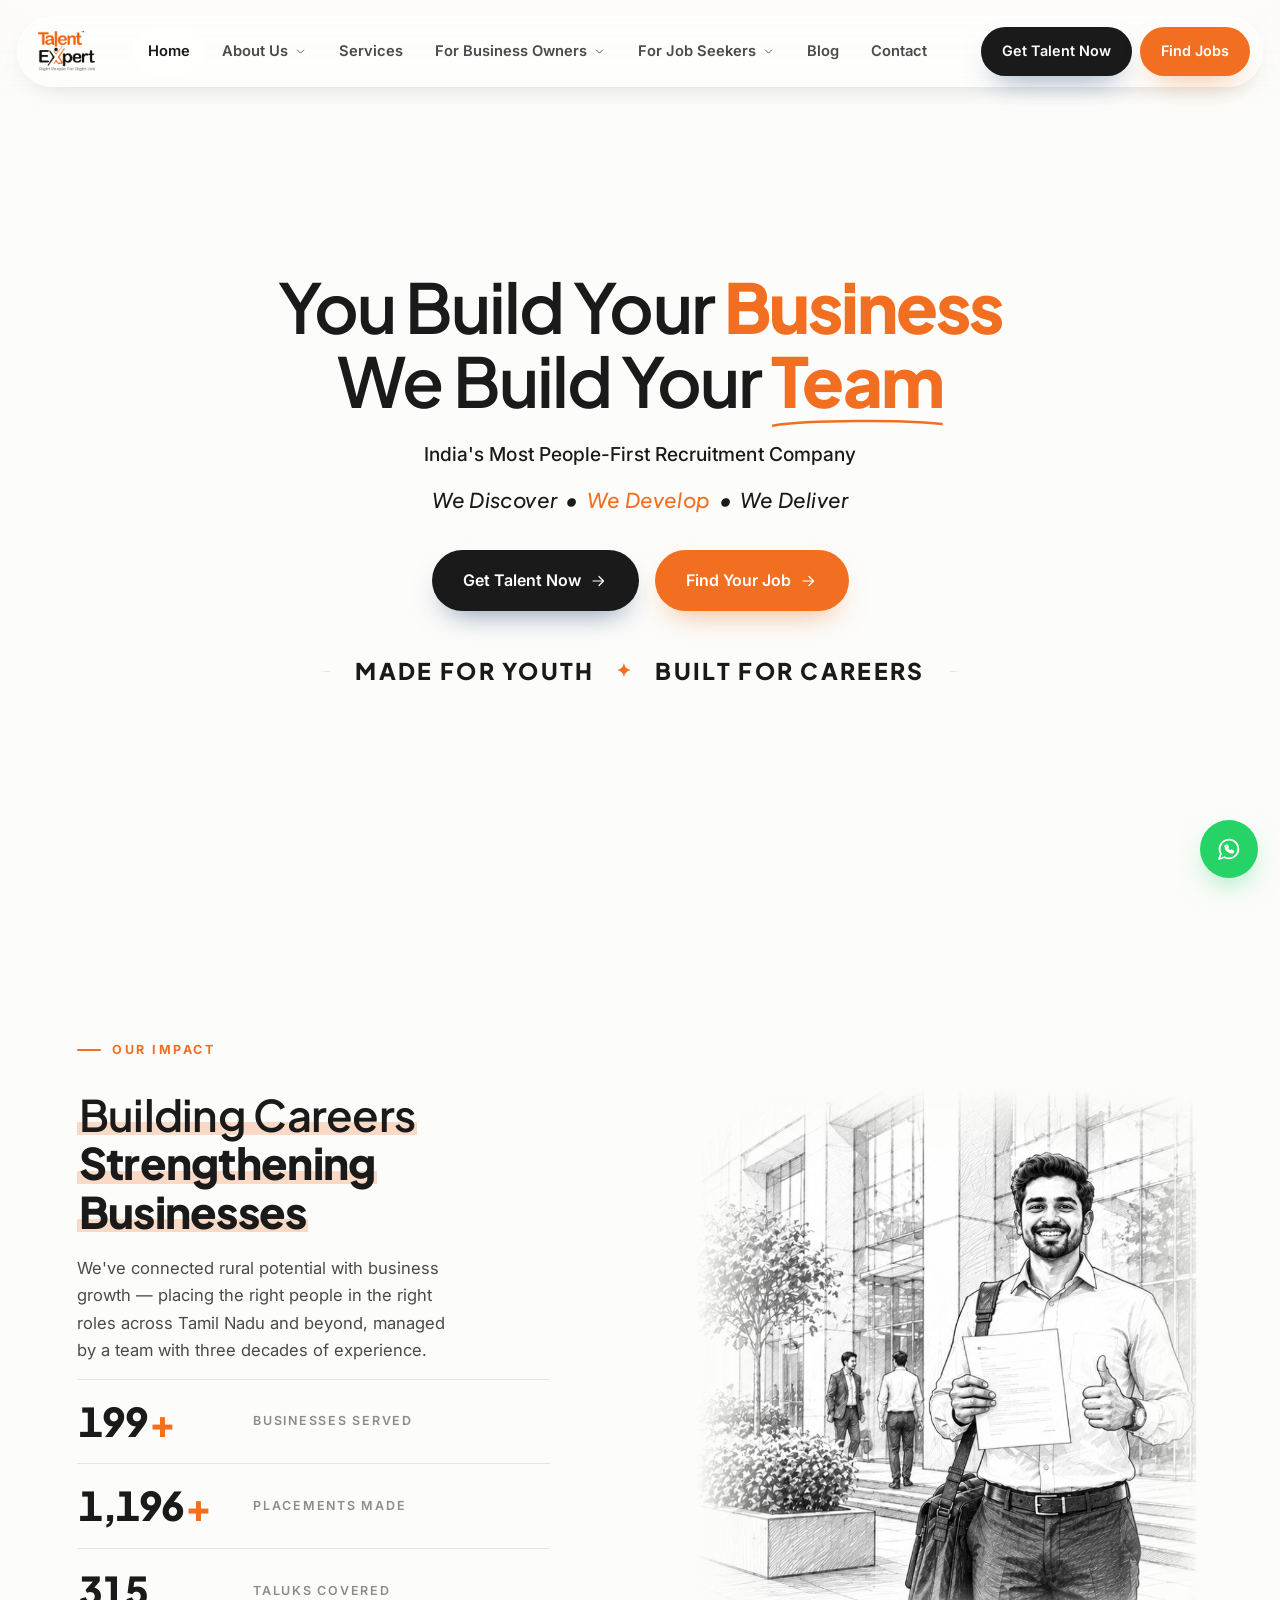
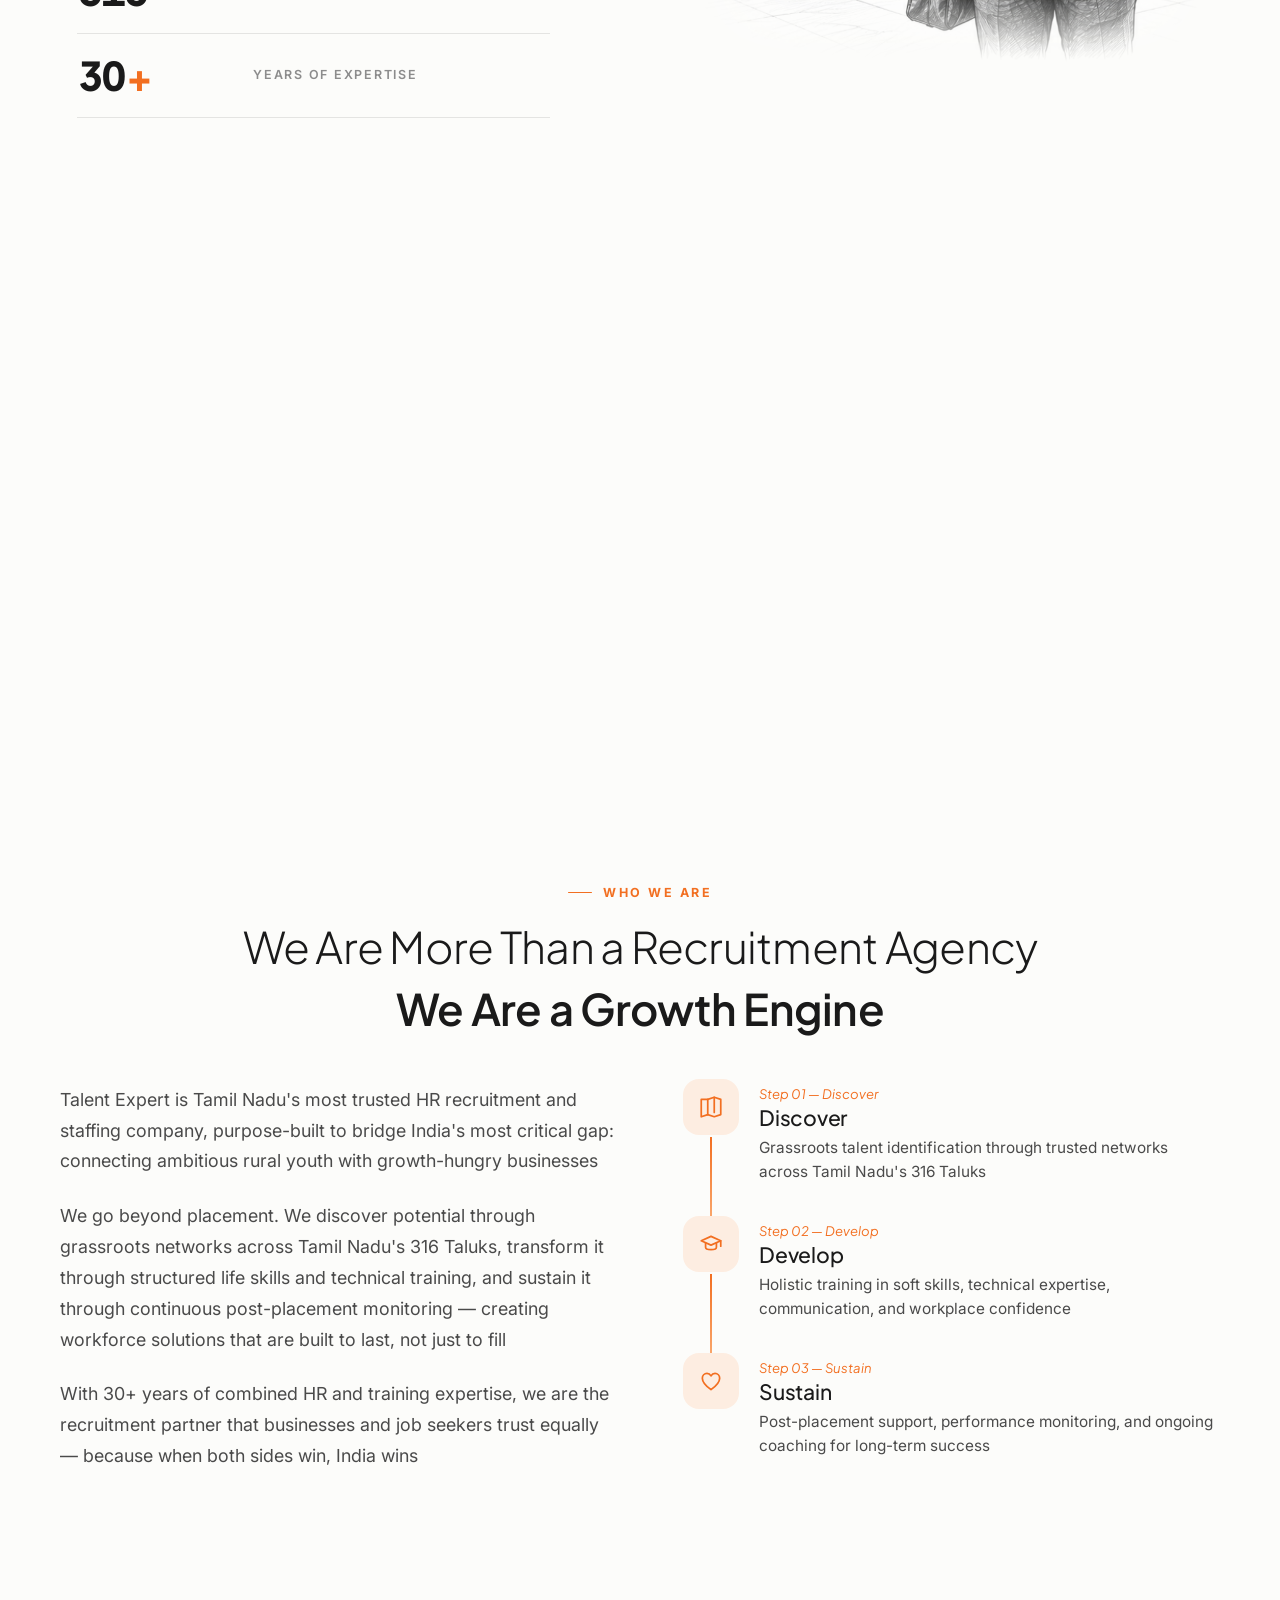
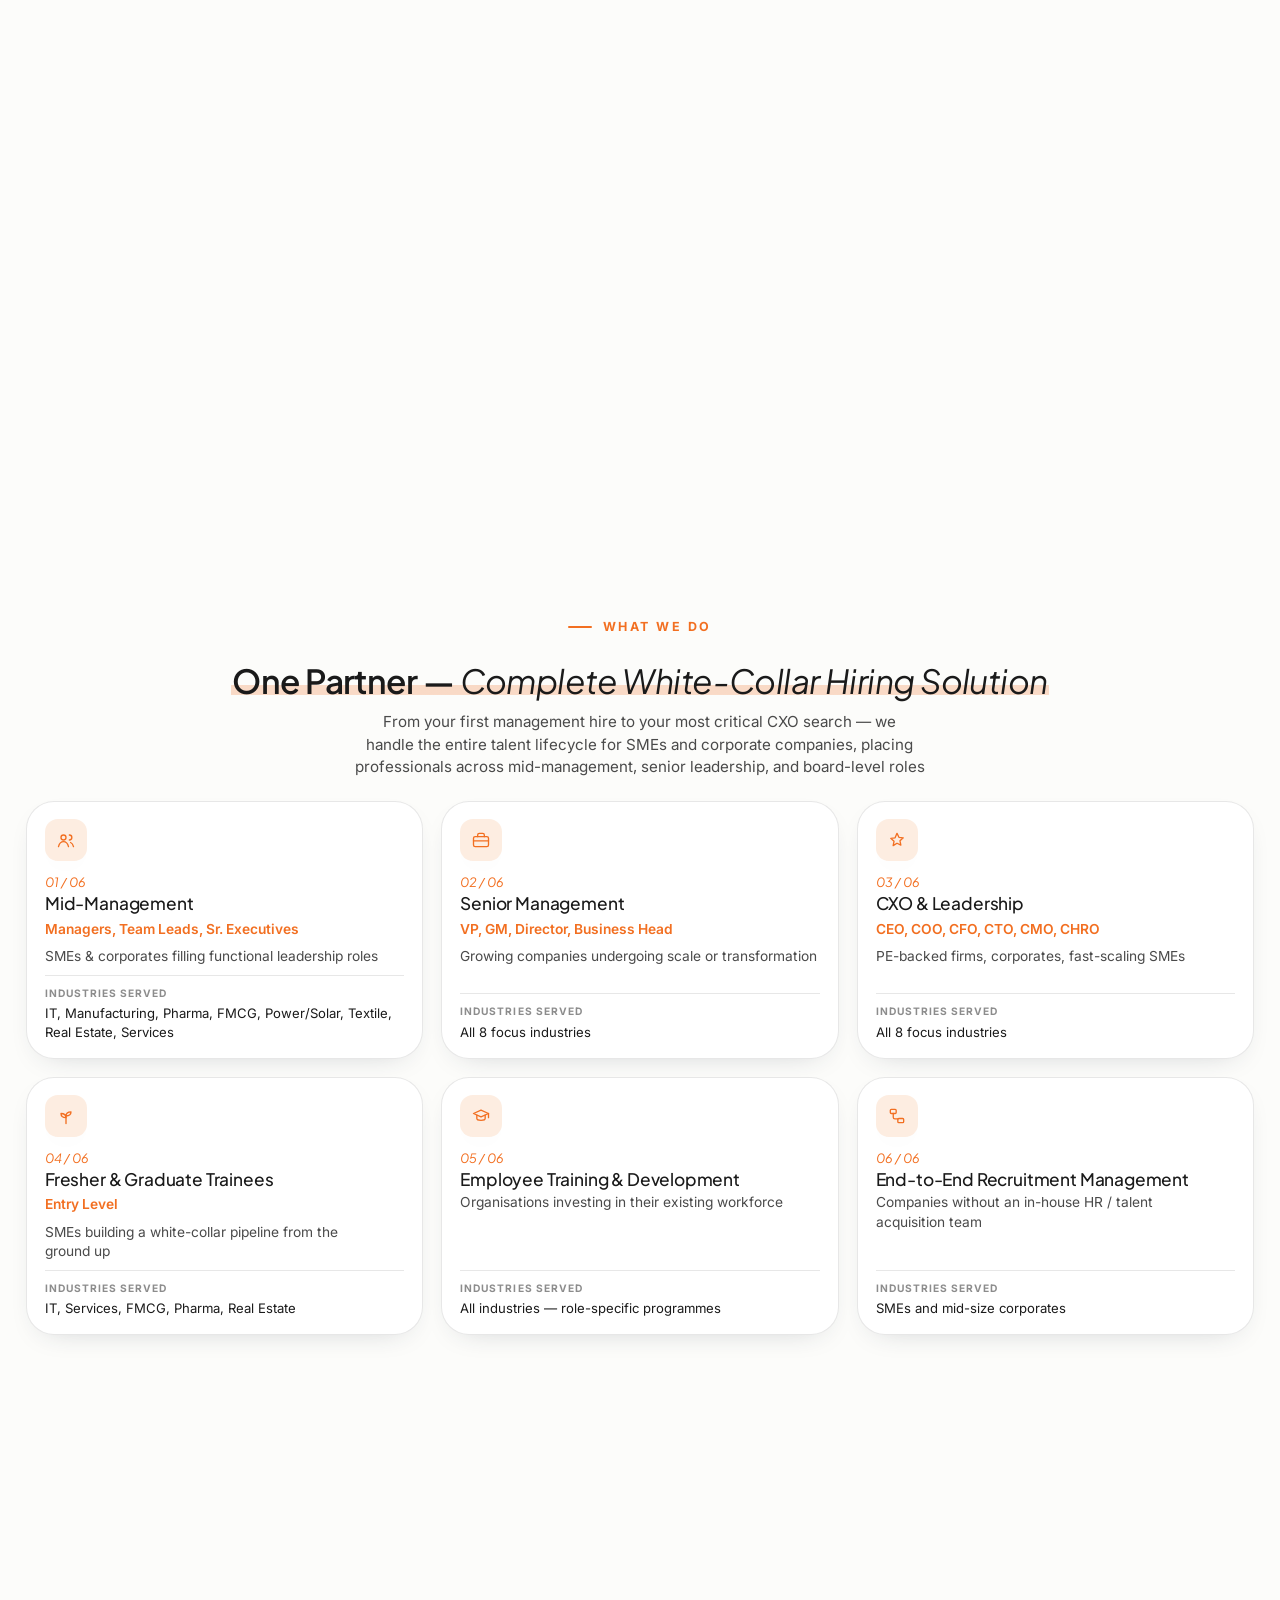
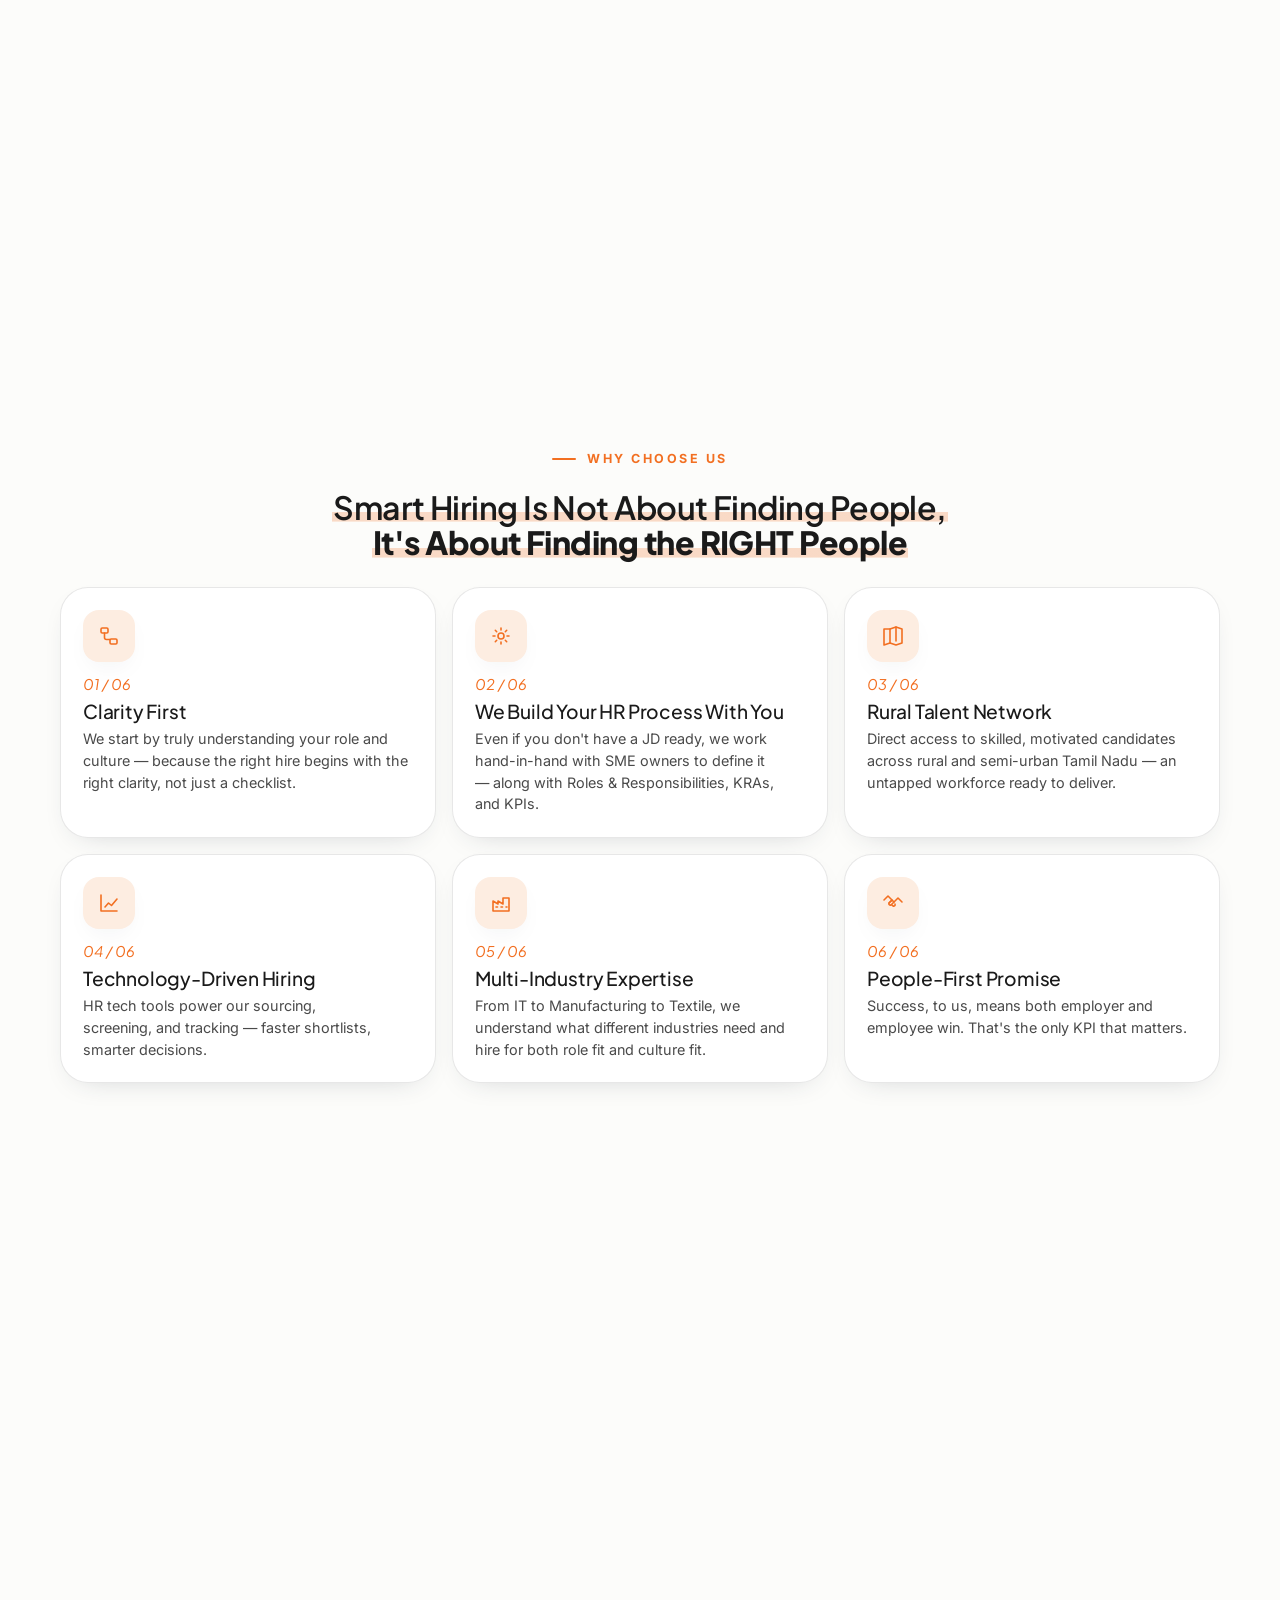
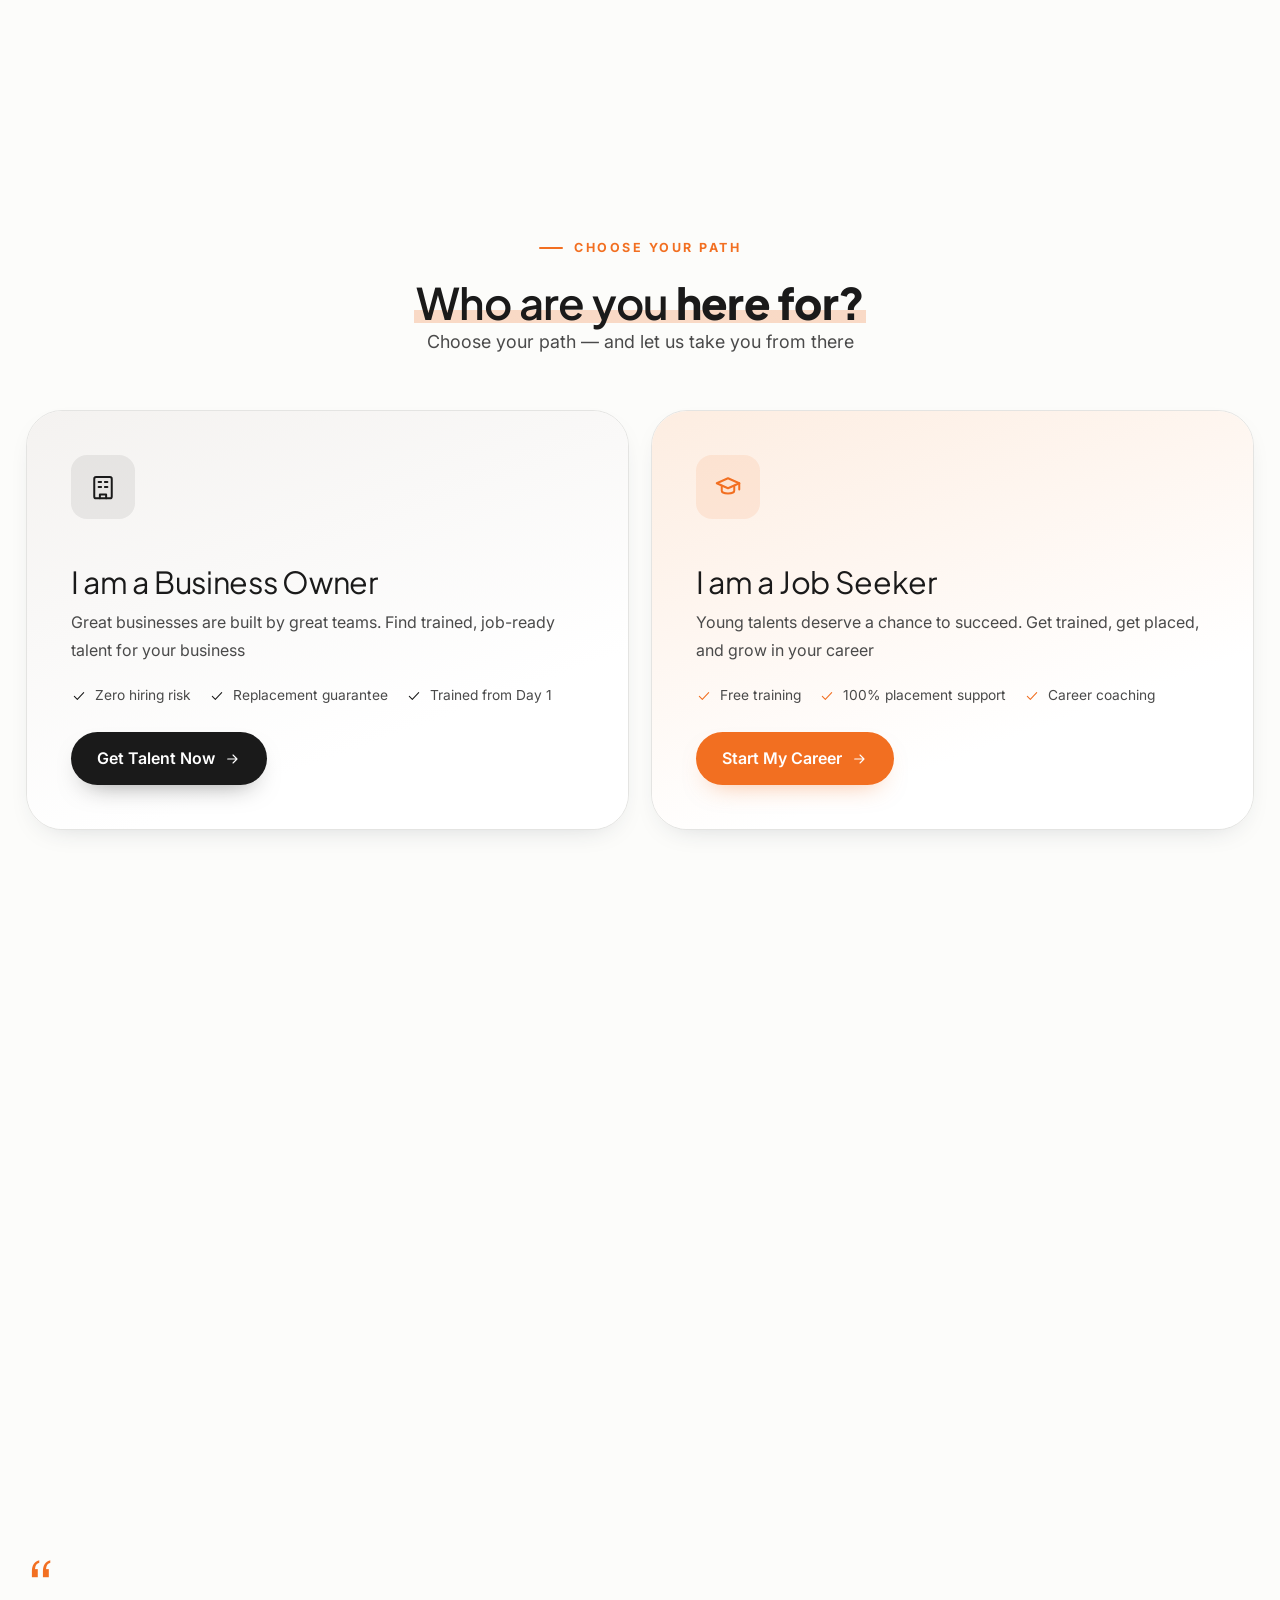
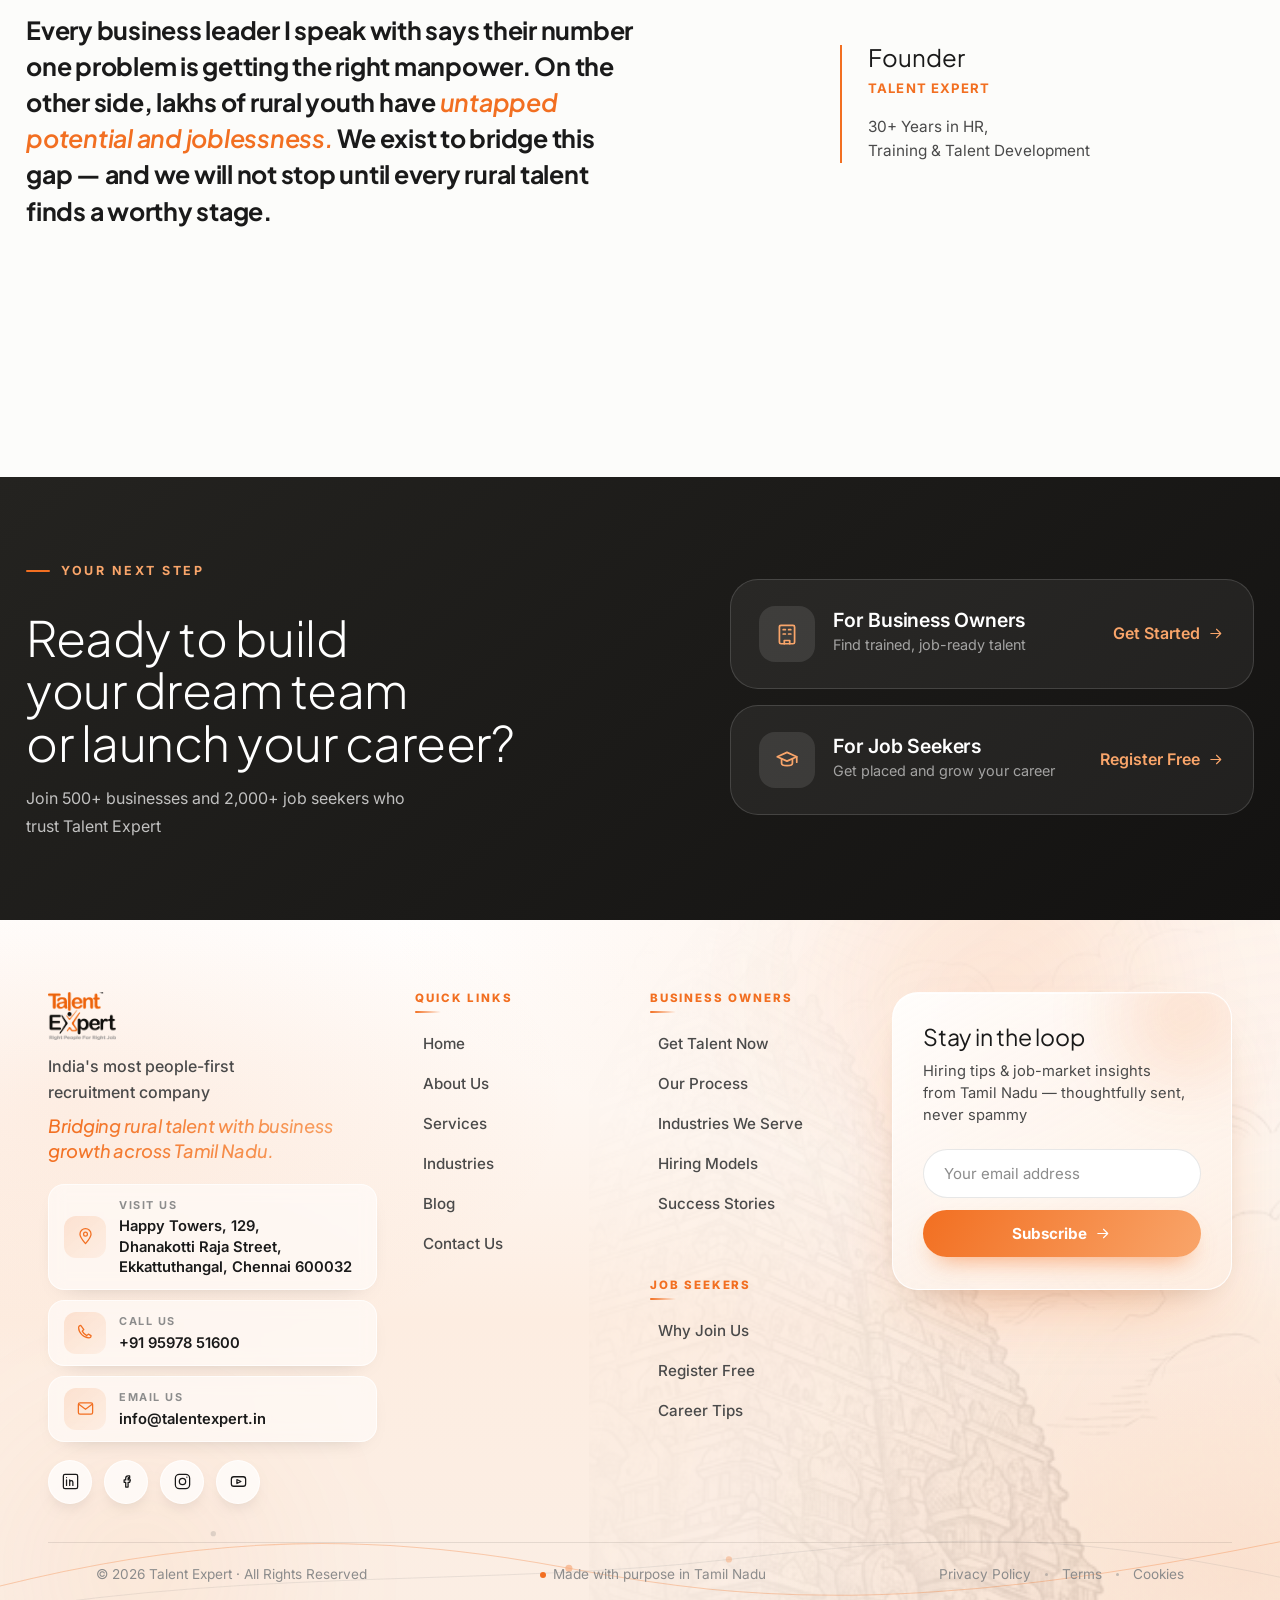
<file: index.html>
<!DOCTYPE html>
<html lang="en">
<head>
<meta charset="UTF-8">
<meta name="viewport" content="width=device-width, initial-scale=1.0">
<title>Talent Expert | Best Recruitment Agency in Tamil Nadu | HR &amp; Staffing Solutions</title>
<meta name="description" content="Talent Expert connects SMEs with trained rural talent from Tamil Nadu. End-to-end recruitment, training &amp; post-placement support. Hire smarter. Grow faster. Visit www.talentexpert.in">
<meta name="keywords" content="recruitment agency Tamil Nadu, HR company Chennai, job placement Tamil Nadu, staffing solutions India, rural talent recruitment">
<link rel="canonical" href="https://www.talentexpert.in/">
<meta property="og:type" content="website">
<meta property="og:title" content="Talent Expert | Best Recruitment Agency in Tamil Nadu">
<meta property="og:description" content="End-to-end recruitment, training &amp; post-placement support connecting SMEs with trained rural talent from Tamil Nadu.">
<meta property="og:url" content="https://www.talentexpert.in/">
<meta property="og:image" content="https://www.talentexpert.in/assets/logos/talent-expert-logo.png">
<meta name="twitter:card" content="summary_large_image">
<link rel="icon" type="image/png" href="assets/logos/favicon.png">
<link rel="preconnect" href="https://fonts.googleapis.com">
<link rel="preconnect" href="https://fonts.gstatic.com" crossorigin>
<link href="https://fonts.googleapis.com/css2?family=Plus+Jakarta+Sans:ital,wght@0,400;0,500;0,600;0,700;0,800;1,400;1,500;1,600&family=Inter:wght@400;500;600;700&display=swap" rel="stylesheet">
<script>(function(){var d=document.documentElement;d.className+=" fonts-loading";var r=function(){d.classList.remove("fonts-loading")};try{if(document.fonts&&document.fonts.ready){document.fonts.ready.then(r)}}catch(e){}setTimeout(r,1200);})();</script>
<link rel="stylesheet" href="css/styles.css?v=64">
<link rel="stylesheet" href="css/experience.css?v=26">
<script type="application/ld+json">
{
  "@context":"https://schema.org","@type":"Organization","name":"Talent Expert",
  "url":"https://www.talentexpert.in","logo":"https://www.talentexpert.in/assets/logos/talent-expert-logo.png",
  "description":"India's most people-first recruitment company, bridging rural talent with business growth across Tamil Nadu.",
  "address":{"@type":"PostalAddress","streetAddress":"Happy Towers, 129, Dhanakotti Raja Street, South Phase, Sundar Nagar, Ekkattuthangal","addressLocality":"Chennai","addressRegion":"Tamil Nadu","postalCode":"600032","addressCountry":"IN"},
  "telephone":"+91-95978-51600","email":"info@talentexpert.in",
  "sameAs":["https://www.facebook.com/talentexpert.in","https://www.instagram.com/talentexpert.in","https://www.linkedin.com/company/talentexpert-in"]
}
</script>
</head>
<body data-page="home">
<!-- Full-bleed environmental temple backdrop (spans the whole page, parallaxed) -->
<div class="page-temple" id="pageTemple" aria-hidden="true"></div>
<div class="x-progress" id="xProgress" aria-hidden="true"></div>

<!-- ============ HEADER ============ -->
<header class="nav" id="nav">
  <div class="nav-inner">
    <a class="nav-logo" href="index.html" aria-label="Talent Expert home"><img src="assets/logos/talent-expert-logo.png" alt="Talent Expert — Right People For Right Job"></a>
    <nav class="nav-menu" aria-label="Primary">
      <div class="nav-item"><a href="index.html" aria-current="page">Home</a></div>
      <div class="nav-item">
        <a href="about.html">About Us <svg class="ic caret"><use href="assets/icons/sprite.svg#i-chevron"/></svg></a>
        <div class="mega">
          <a class="mega-link" href="about.html#story"><span class="chip b"><svg class="ic"><use href="assets/icons/sprite.svg#i-compass"/></svg></span><span><h5>Our Story</h5><p>Why Talent Expert exists</p></span></a>
          <a class="mega-link" href="about.html#vision"><span class="chip g"><svg class="ic"><use href="assets/icons/sprite.svg#i-eye"/></svg></span><span><h5>Vision &amp; Mission</h5><p>From every village, into every industry</p></span></a>
          <a class="mega-link" href="about.html#values"><span class="chip o"><svg class="ic"><use href="assets/icons/sprite.svg#i-shield"/></svg></span><span><h5>Core Values</h5><p>What we stand for</p></span></a>
        </div>
      </div>
      <div class="nav-item"><a href="services.html">Services</a></div>
      <div class="nav-item">
        <a href="employers.html">For Business Owners <svg class="ic caret"><use href="assets/icons/sprite.svg#i-chevron"/></svg></a>
        <div class="mega">
          <a class="mega-link" href="employers.html#why"><span class="chip b"><svg class="ic"><use href="assets/icons/sprite.svg#i-shield"/></svg></span><span><h5>Why Partner With Us</h5><p>Your on-demand HR department</p></span></a>
          <a class="mega-link" href="process.html"><span class="chip o"><svg class="ic"><use href="assets/icons/sprite.svg#i-flow"/></svg></span><span><h5>Our Process</h5><p>7 steps that deliver results</p></span></a>
          <a class="mega-link" href="hiring-models.html"><span class="chip g"><svg class="ic"><use href="assets/icons/sprite.svg#i-layers"/></svg></span><span><h5>Hiring Models</h5><p>Raw Placement &middot; Capability Dev</p></span></a>
          <a class="mega-link" href="industries.html"><span class="chip a"><svg class="ic"><use href="assets/icons/sprite.svg#i-factory"/></svg></span><span><h5>Industries We Serve</h5><p>8 high-growth sectors</p></span></a>
          <a class="mega-link" href="employers.html#stories"><span class="chip b"><svg class="ic"><use href="assets/icons/sprite.svg#i-star"/></svg></span><span><h5>Success Stories</h5><p>What business leaders say</p></span></a>
          <a class="mega-link" href="employers.html#contact"><span class="chip o"><svg class="ic"><use href="assets/icons/sprite.svg#i-target"/></svg></span><span><h5>Get Talent Now</h5><p>Free consultation</p></span></a>
        </div>
      </div>
      <div class="nav-item">
        <a href="job-seekers.html">For Job Seekers <svg class="ic caret"><use href="assets/icons/sprite.svg#i-chevron"/></svg></a>
        <div class="mega">
          <a class="mega-link" href="job-seekers.html#why"><span class="chip o"><svg class="ic"><use href="assets/icons/sprite.svg#i-heart"/></svg></span><span><h5>Why Join Us</h5><p>We build careers, not just jobs</p></span></a>
          <a class="mega-link" href="job-seekers.html#eligibility"><span class="chip g"><svg class="ic"><use href="assets/icons/sprite.svg#i-check"/></svg></span><span><h5>Eligibility</h5><p>Who can apply</p></span></a>
          <a class="mega-link" href="job-seekers.html#how"><span class="chip b"><svg class="ic"><use href="assets/icons/sprite.svg#i-flow"/></svg></span><span><h5>How It Works</h5><p>Your career journey</p></span></a>
          
          <a class="mega-link" href="career-tips.html"><span class="chip g"><svg class="ic"><use href="assets/icons/sprite.svg#i-bulb"/></svg></span><span><h5>Career Tips</h5><p>Get the right job faster in 2026</p></span></a>
          <a class="mega-link" href="job-seekers.html#register"><span class="chip o"><svg class="ic"><use href="assets/icons/sprite.svg#i-rocket"/></svg></span><span><h5>Register Free</h5><p>Start your career journey</p></span></a>
        </div>
      </div>
      <div class="nav-item"><a href="blog.html">Blog</a></div>
      <div class="nav-item"><a href="contact.html">Contact</a></div>
    </nav>
    <div class="nav-cta">
      <a class="btn btn-blue" href="employers.html" data-portal-choice="business">Get Talent Now</a>
      <a class="btn btn-orange" href="job-seekers.html" data-portal-choice="jobseeker">Find Jobs</a>
      <button class="burger" onclick="toggleMenu(true)" aria-label="Open menu"><span></span></button>
    </div>
  </div>
</header>
<div class="mnav" id="mnav">
  <button class="burger mnav-close" onclick="toggleMenu(false)" aria-label="Close menu"><span></span></button>
  <a href="index.html">Home</a><a href="about.html">About Us</a><a href="services.html">Services</a>
  <a href="employers.html">For Business Owners</a><a href="industries.html" class="sub">Industries We Serve</a><a href="hiring-models.html" class="sub">Hiring Models</a><a href="job-seekers.html">For Job Seekers</a><a href="career-tips.html" class="sub">Career Tips</a><a href="blog.html">Blog</a><a href="contact.html">Contact</a>
  <div class="m-cta"><a class="btn btn-blue" href="employers.html">Get Talent Now</a><a class="btn btn-orange" href="job-seekers.html">Find Jobs</a></div>
</div>

<!-- ============ HERO — temple backdrop + floating trust statistics ============ -->
<section class="x-hero" id="hero">
  <div class="x-hero-scene" aria-hidden="true">
    <div class="x-hero-glow"></div>
    <div class="x-temple" id="xTemple" data-temple
         data-src="assets/illustrations/temple.png" data-src2="assets/illustrations/temple.svg">
      <div class="x-temple-amb"></div>
      <div class="x-temple-apex"></div>
      <div class="x-temple-media">
        <svg class="x-temple-svg" viewBox="0 0 480 440" preserveAspectRatio="xMidYMax meet">
          <!-- ground -->
          <path class="x-tline thin" d="M24 410 H456"/>
          <!-- tree (left) -->
          <path class="x-tline thin" d="M96 410 V338"/>
          <path class="x-tline" d="M96 338c-30 0-47-21-41-44-6-20 11-37 31-34 7-15 30-15 38 0 20-3 37 14 31 34 6 23-11 44-41 44 z"/>
          <path class="x-tline thin" d="M74 316c8 8 14 12 22 14M118 316c-8 8-14 12-22 14"/>
          <!-- Nandi (seated bull) at base -->
          <path class="x-tline thin" d="M150 410c-2-16 10-27 27-27 12 0 21 5 25 13 6-6 16-6 21 1 6-2 12 2 12 8"/>
          <path class="x-tline thin" d="M231 397q5-9 12-6M239 393q6-7 13-3"/>
          <circle class="x-tline thin" cx="236" cy="399" r="2.4"/>
          <!-- base platform -->
          <path class="x-tline" d="M188 410 L198 396 H392 L402 410"/>
          <!-- vimana (tapering tower) -->
          <path class="x-tline x-tower" fill="var(--orange-wash)" d="M196 396 L206 368 L216 340 L225 312 L234 284 L243 256 L252 228 L260 200 L268 172 L276 148 Q276 122 292 114 Q300 110 308 114 Q324 122 324 148 L332 172 L340 200 L348 228 L357 256 L366 284 L375 312 L384 340 L394 368 L404 396 Z"/>
          <!-- tier cornices -->
          <g class="x-tcornice">
            <path class="x-tline thin" d="M206 368 H404"/>
            <path class="x-tline thin" d="M216 340 H394"/>
            <path class="x-tline thin" d="M225 312 H375"/>
            <path class="x-tline thin" d="M234 284 H366"/>
            <path class="x-tline thin" d="M243 256 H357"/>
            <path class="x-tline thin" d="M252 228 H348"/>
            <path class="x-tline thin" d="M260 200 H340"/>
            <path class="x-tline thin" d="M268 172 H332"/>
          </g>
          <!-- niches -->
          <g class="x-tniche">
            <path class="x-tline thin" d="M288 368 V344 Q300 336 312 344 V368"/>
            <path class="x-tline thin" d="M291 340 V320 Q300 314 309 320 V340"/>
            <path class="x-tline thin" d="M293 312 V296 Q300 292 307 296 V312"/>
          </g>
          <!-- doorway -->
          <path class="x-tline" d="M282 396 V352 Q300 336 318 352 V396"/>
          <!-- shikhara crown + kalasam -->
          <path class="x-tline accent" d="M276 148 Q300 132 324 148"/>
          <path class="x-tline accent" d="M300 114 V98"/>
          <circle class="x-tline accent" cx="300" cy="92" r="6"/>
          <path class="x-tline accent" d="M300 86 V78"/>
        </svg>
        </div>
      </div>
    </div>

  <div class="x-hero-content">
    <h1 class="x-title x-title-lead" data-split>You Build Your <em>Business</em><br>We Build Your <span class="grow">Team</span></h1>
    <p class="x-sub">India's Most People-First Recruitment Company</p>
    <p class="x-rhythm">We Discover&nbsp;&nbsp;•&nbsp;&nbsp;<span>We Develop</span>&nbsp;&nbsp;•&nbsp;&nbsp;We Deliver</p>
    <div class="hero-actions">
      <a class="btn btn-blue lg" href="employers.html" data-portal-choice="business">Get Talent Now <svg class="ic"><use href="assets/icons/sprite.svg#i-arrow"/></svg></a>
      <a class="btn btn-orange lg" href="job-seekers.html" data-portal-choice="jobseeker">Find Your Job <svg class="ic"><use href="assets/icons/sprite.svg#i-arrow"/></svg></a>
    </div>

    <div class="x-signature" id="signature">
      <span class="x-sig-rule" aria-hidden="true"></span>
      <p class="x-sig-text"><span>Made&nbsp;for&nbsp;Youth</span><span class="x-sig-star" aria-hidden="true">&#10022;</span><span>Built&nbsp;for&nbsp;Careers</span></p>
      <span class="x-sig-rule" aria-hidden="true"></span>
    </div>
  </div>
</section>

<!-- ============ BRAND CREDIBILITY — editorial KPIs + temple illustration ============ -->
<section class="x-brand" id="brand">
  <div class="x-brand-pin"><div class="wrap x-brand-grid">
    <div class="x-brand-copy">
      <div class="x-brand-head">
        <span class="eyebrow">Our Impact</span>
        <h2 class="title x-brand-title"><span class="hl-mark">Building Careers<br><b>Strengthening Businesses</b></span></h2>
        <p class="lead x-brand-lead">We've connected rural potential with business growth — placing the right people in the right roles across Tamil&nbsp;Nadu and beyond, managed by a team with three decades of experience.</p>
      </div>
      <dl class="x-kpi">
        <div class="x-kpi-row"><dt><span class="x-kpi-n">200</span><span class="x-kpi-s">+</span></dt><dd>Businesses Served</dd></div>
        <div class="x-kpi-row"><dt><span class="x-kpi-n">1,200</span><span class="x-kpi-s">+</span></dt><dd>Placements Made</dd></div>
        <div class="x-kpi-row"><dt><span class="x-kpi-n">316</span></dt><dd>Taluks Covered</dd></div>
        <div class="x-kpi-row"><dt><span class="x-kpi-n">30</span><span class="x-kpi-s">+</span></dt><dd>Years of Expertise</dd></div>
      </dl>
    </div>
    <div class="x-brand-art"><img src="assets/illustrations/home-hero.png" alt="A young professional holding a job offer letter outside a modern corporate office" class="x-brand-temple" loading="lazy"></div>
  </div></div>
</section>

<!-- ============ WHO WE ARE — pinned, progressive story + Discover/Develop/Sustain ============ -->
<section class="x-who" id="journey">
  <div class="x-who-pin">
    <div class="wrap">
      <div class="x-who-head">
        <span class="eyebrow">Who We Are</span>
        <h2 class="title"><span class="l1">We Are More Than&nbsp;a Recruitment&nbsp;Agency</span><b class="l2">We Are a Growth&nbsp;Engine</b></h2>
      </div>
      <div class="x-who-grid">
        <div class="x-who-story">
          <p class="wp">Talent&nbsp;Expert is Tamil&nbsp;Nadu's most trusted HR recruitment and staffing company, purpose-built to bridge India's most critical gap: connecting ambitious rural youth with growth-hungry businesses</p>
          <p class="wp">We go beyond placement. We discover potential through grassroots networks across Tamil&nbsp;Nadu's 316 Taluks, transform it through structured life skills and technical training, and sustain it through continuous post-placement monitoring — creating workforce solutions that are built to last, not just to fill</p>
          <p class="wp">With 30+ years of combined HR and training expertise, we are the recruitment partner that businesses and job seekers trust equally — because when both sides win, India wins</p>
        </div>
        <aside class="x-who-ddd">
          <div class="ddd-stage" data-stage="0"><span class="ddd-icon"><svg class="ic"><use href="assets/icons/sprite.svg#i-map"/></svg></span><div class="ddd-txt"><span class="k">Step 01 &mdash; Discover</span><h3>Discover</h3><p>Grassroots talent identification through trusted networks across Tamil&nbsp;Nadu's 316 Taluks</p></div></div>
          <div class="ddd-stage" data-stage="1"><span class="ddd-icon"><svg class="ic"><use href="assets/icons/sprite.svg#i-cap"/></svg></span><div class="ddd-txt"><span class="k">Step 02 &mdash; Develop</span><h3>Develop</h3><p>Holistic training in soft skills, technical expertise, communication, and workplace confidence</p></div></div>
          <div class="ddd-stage" data-stage="2"><span class="ddd-icon"><svg class="ic"><use href="assets/icons/sprite.svg#i-heart"/></svg></span><div class="ddd-txt"><span class="k">Step 03 &mdash; Sustain</span><h3>Sustain</h3><p>Post-placement support, performance monitoring, and ongoing coaching for long-term success</p></div></div>
        </aside>
      </div>
    </div>
  </div>
</section>

<!-- ============ WHAT WE DO — pinned sticky-left / changing-right showcase ============ -->
<section class="x-do" id="rail">
  <div class="x-do-pin">
    <div class="wrap">
      <div class="x-do-head" data-reveal>
        <span class="eyebrow">What We Do</span>
        <h2 class="title"><span class="hl-mark">One Partner — <em>Complete White-Collar Hiring Solution</em></span></h2>
        <p class="lead">From your first management hire to your most critical CXO search — we handle the entire talent lifecycle for SMEs and corporate companies, placing professionals across mid-management, senior leadership, and board-level roles</p>
      </div>
      <div class="x-do-stage" id="doStage">
          <article class="do-panel on"><span class="do-ic"><svg class="ic"><use href="assets/icons/sprite.svg#i-users"/></svg></span><div class="do-lvl">01 / 06</div><h3>Mid-Management</h3><p class="do-roles">Managers, Team Leads, Sr. Executives</p><p class="do-who">SMEs &amp; corporates filling functional leadership roles</p><div class="do-ind"><span class="lbl">Industries served</span><p>IT, Manufacturing, Pharma, FMCG, Power/Solar, Textile, Real Estate, Services</p></div></article>
          <article class="do-panel"><span class="do-ic"><svg class="ic"><use href="assets/icons/sprite.svg#i-briefcase"/></svg></span><div class="do-lvl">02 / 06</div><h3>Senior Management</h3><p class="do-roles">VP, GM, Director, Business Head</p><p class="do-who">Growing companies undergoing scale or transformation</p><div class="do-ind"><span class="lbl">Industries served</span><p>All 8 focus industries</p></div></article>
          <article class="do-panel"><span class="do-ic"><svg class="ic"><use href="assets/icons/sprite.svg#i-star"/></svg></span><div class="do-lvl">03 / 06</div><h3>CXO &amp; Leadership</h3><p class="do-roles">CEO, COO, CFO, CTO, CMO, CHRO</p><p class="do-who">PE-backed firms, corporates, fast-scaling SMEs</p><div class="do-ind"><span class="lbl">Industries served</span><p>All 8 focus industries</p></div></article>
          <article class="do-panel"><span class="do-ic"><svg class="ic"><use href="assets/icons/sprite.svg#i-sprout"/></svg></span><div class="do-lvl">04 / 06</div><h3>Fresher &amp; Graduate Trainees</h3><p class="do-roles">Entry Level</p><p class="do-who">SMEs building a white-collar pipeline from the ground up</p><div class="do-ind"><span class="lbl">Industries served</span><p>IT, Services, FMCG, Pharma, Real Estate</p></div></article>
          <article class="do-panel"><span class="do-ic"><svg class="ic"><use href="assets/icons/sprite.svg#i-cap"/></svg></span><div class="do-lvl">05 / 06</div><h3>Employee Training &amp; Development</h3><p class="do-who">Organisations investing in their existing workforce</p><div class="do-ind"><span class="lbl">Industries served</span><p>All industries — role-specific programmes</p></div></article>
          <article class="do-panel"><span class="do-ic"><svg class="ic"><use href="assets/icons/sprite.svg#i-flow"/></svg></span><div class="do-lvl">06 / 06</div><h3>End-to-End Recruitment Management</h3><p class="do-who">Companies without an in-house HR / talent acquisition team</p><div class="do-ind"><span class="lbl">Industries served</span><p>SMEs and mid-size corporates</p></div></article>
        </div>
    </div>
  </div>
</section>

<!-- ============ WHY CHOOSE US ============ -->
<section class="x-why" id="why">
  <div class="x-why-pin">
    <div class="wrap">
      <div class="x-why-head">
        <span class="eyebrow">Why Choose Us</span>
        <h2 class="title"><span class="hl-mark">Smart Hiring Is Not About Finding&nbsp;People,<br><b>It's About Finding the RIGHT&nbsp;People</b></span></h2>
      </div>
      <div class="x-why-stage" id="whyStage">
        <article class="proof on"><span class="proof-ic"><svg class="ic"><use href="assets/icons/sprite.svg#i-flow"/></svg></span><div class="proof-body"><span class="proof-n">01 / 06</span><h3>Clarity First</h3><p>We start by truly understanding your role and culture — because the right hire begins with the right clarity, not just a checklist.</p></div></article>
        <article class="proof"><span class="proof-ic"><svg class="ic"><use href="assets/icons/sprite.svg#i-gear"/></svg></span><div class="proof-body"><span class="proof-n">02 / 06</span><h3>We Build Your HR Process With You</h3><p>Even if you don't have a JD ready, we work hand-in-hand with SME owners to define it — along with Roles &amp; Responsibilities, KRAs, and KPIs.</p></div></article>
        <article class="proof"><span class="proof-ic"><svg class="ic"><use href="assets/icons/sprite.svg#i-map"/></svg></span><div class="proof-body"><span class="proof-n">03 / 06</span><h3>Rural Talent Network</h3><p>Direct access to skilled, motivated candidates across rural and semi-urban Tamil&nbsp;Nadu — an untapped workforce ready to deliver.</p></div></article>
        <article class="proof"><span class="proof-ic"><svg class="ic"><use href="assets/icons/sprite.svg#i-chart"/></svg></span><div class="proof-body"><span class="proof-n">04 / 06</span><h3>Technology-Driven Hiring</h3><p>HR tech tools power our sourcing, screening, and tracking — faster shortlists, smarter decisions.</p></div></article>
        <article class="proof"><span class="proof-ic"><svg class="ic"><use href="assets/icons/sprite.svg#i-factory"/></svg></span><div class="proof-body"><span class="proof-n">05 / 06</span><h3>Multi-Industry Expertise</h3><p>From IT to Manufacturing to Textile, we understand what different industries need and hire for both role fit and culture fit.</p></div></article>
        <article class="proof"><span class="proof-ic"><svg class="ic"><use href="assets/icons/sprite.svg#i-handshake"/></svg></span><div class="proof-body"><span class="proof-n">06 / 06</span><h3>People-First Promise</h3><p>Success, to us, means both employer and employee win. That's the only KPI that matters.</p></div></article>
      </div>
      <div class="x-why-nodes" id="whyNodes">
        <button class="on" aria-label="Clarity First"><i>01</i></button>
        <button aria-label="We Build Your HR Process With You"><i>02</i></button>
        <button aria-label="Rural Talent Network"><i>03</i></button>
        <button aria-label="Technology-Driven Hiring"><i>04</i></button>
        <button aria-label="Multi-Industry Expertise"><i>05</i></button>
        <button aria-label="People-First Promise"><i>06</i></button>
      </div>
    </div>
  </div>
</section>

<!-- ============ CHOOSE YOUR PATH ============ -->
<section class="section alt" id="paths">
  <div class="wrap">
    <div class="sec-head center" data-reveal>
      <span class="eyebrow">Choose Your Path</span>
      <h2 class="title"><span class="hl-mark">Who are you <b>here for?</b></span></h2>
      <p class="lead">Choose your path — and let us take you from there</p>
    </div>
    <div class="x-paths">
      <a class="x-path biz" href="employers.html" data-portal-choice="business" data-reveal data-spotlight>
        <span class="glow"></span>
        <span class="chip"><svg class="ic"><use href="assets/icons/sprite.svg#i-building"/></svg></span>
        <h3>I am a <span class="nb">Business&nbsp;Owner</span></h3>
        <p>Great businesses are built by great teams. Find trained, job-ready talent for your business</p>
        <div class="checks"><span><svg class="ic"><use href="assets/icons/sprite.svg#i-check"/></svg>Zero hiring risk</span><span><svg class="ic"><use href="assets/icons/sprite.svg#i-check"/></svg>Replacement guarantee</span><span><svg class="ic"><use href="assets/icons/sprite.svg#i-check"/></svg>Trained from Day 1</span></div>
        <span class="go">Get Talent Now <svg class="ic"><use href="assets/icons/sprite.svg#i-arrow"/></svg></span>
      </a>
      <a class="x-path job" href="job-seekers.html" data-portal-choice="jobseeker" data-reveal data-spotlight>
        <span class="glow"></span>
        <span class="chip"><svg class="ic"><use href="assets/icons/sprite.svg#i-cap"/></svg></span>
        <h3>I am a <span class="nb">Job&nbsp;Seeker</span></h3>
        <p>Young talents deserve a chance to succeed. Get trained, get placed, and grow in your career</p>
        <div class="checks"><span><svg class="ic"><use href="assets/icons/sprite.svg#i-check"/></svg>Free training</span><span><svg class="ic"><use href="assets/icons/sprite.svg#i-check"/></svg>100% placement support</span><span><svg class="ic"><use href="assets/icons/sprite.svg#i-check"/></svg>Career coaching</span></div>
        <span class="go">Start My Career <svg class="ic"><use href="assets/icons/sprite.svg#i-arrow"/></svg></span>
      </a>
    </div>
  </div>
</section>

<!-- ============ FOUNDER — editorial quote + signature ============ -->
<section class="x-founder">
  <div class="x-founder-bg" aria-hidden="true">
    <span class="qmark-bg">&ldquo;</span>
  </div>
  <div class="wrap x-founder-grid">
    <div class="x-founder-quote">
      <span class="qmark">&ldquo;</span>
      <blockquote>Every business leader I speak with says their number one problem is getting the right manpower. On the other side, lakhs of rural youth have <em>untapped potential and joblessness.</em> We exist to bridge this gap&nbsp;&mdash;&nbsp;and we will not stop until every rural talent finds a&nbsp;worthy&nbsp;stage.</blockquote>
    </div>
    <aside class="x-founder-sign" data-reveal>
      <span class="sig-role">Founder</span>
      <span class="sig-org">Talent&nbsp;Expert</span>
      <span class="sig-det">30+ Years in HR,<br>Training &amp; Talent Development</span>
    </aside>
  </div>
</section>

<!-- ============ FINAL CTA — asymmetric closing ============ -->
<section class="x-finale">
  <span class="fin-blob a" aria-hidden="true"></span><span class="fin-blob b" aria-hidden="true"></span>
  <div class="wrap x-finale-grid">
    <div class="x-finale-copy">
      <span class="eyebrow">Your Next Step</span>
      <h2 data-reveal>Ready to build your dream team<br>or launch your career?</h2>
      <p data-reveal>Join 500+ businesses and 2,000+ job seekers who trust Talent&nbsp;Expert</p>
    </div>
    <div class="x-finale-cards">
      <a class="fin-card biz magnetic" href="employers.html" data-portal-choice="business" data-tilt data-reveal>
        <span class="glow"></span>
        <span class="chip"><svg class="ic"><use href="assets/icons/sprite.svg#i-building"/></svg></span>
        <div class="fin-txt"><h3>For Business Owners</h3><p>Find trained, job-ready talent</p></div>
        <span class="fin-go">Get Started <svg class="ic"><use href="assets/icons/sprite.svg#i-arrow"/></svg></span>
      </a>
      <a class="fin-card job magnetic" href="job-seekers.html" data-portal-choice="jobseeker" data-tilt data-reveal>
        <span class="glow"></span>
        <span class="chip"><svg class="ic"><use href="assets/icons/sprite.svg#i-cap"/></svg></span>
        <div class="fin-txt"><h3>For Job Seekers</h3><p>Get placed and grow your career</p></div>
        <span class="fin-go">Register Free <svg class="ic"><use href="assets/icons/sprite.svg#i-arrow"/></svg></span>
      </a>
    </div>
  </div>
</section>

<!-- ============ FOOTER ============ -->
<footer class="site" id="siteFooter">
  <div class="foot-orn" aria-hidden="true">
    <div class="foot-glow"></div>
    <div class="foot-temple"></div>
    <svg viewBox="0 0 1440 200" preserveAspectRatio="none" fill="none">
      <path d="M0 152 C 240 92, 430 92, 640 132 S 1050 182, 1440 102" stroke="#F26F21" stroke-width="1.2" opacity=".55"/>
      <path d="M0 180 C 300 132, 560 152, 820 122 S 1200 92, 1440 142" stroke="#8C8C8C" stroke-width="1" opacity=".35"/>
      <circle cx="640" cy="132" r="4" fill="#F26F21" opacity=".65"/>
      <circle cx="820" cy="122" r="3.5" fill="#F26F21" opacity=".5"/>
      <circle cx="240" cy="93" r="3" fill="#8C8C8C" opacity=".5"/>
    </svg>
  </div>
  <div class="foot-wrap">
    <div class="foot-top">
      <div class="foot-brand reveal">
        <img class="foot-logo" src="assets/logos/talent-expert-logo.png" alt="Talent Expert — Right People For Right Job">
        <p class="foot-msg"><span class="fm-1">India's most people-first recruitment company</span><span class="fm-2">Bridging rural talent with business growth across Tamil&nbsp;Nadu.</span></p>
        <div class="foot-cards">
          <a class="foot-card" href="https://www.google.com/maps/search/?api=1&amp;query=Happy+Towers+129+Dhanakotti+Raja+Street+Ekkattuthangal+Chennai+600032" target="_blank" rel="noopener">
            <span class="fc-ic"><svg class="ic"><use href="assets/icons/sprite.svg#i-pin"/></svg></span>
            <span><span class="fc-t">Visit Us</span><span class="fc-v">Happy Towers, 129, <span class="nb">Dhanakotti Raja Street</span>, <span class="nb">Ekkattuthangal</span>, <span class="nb">Chennai&nbsp;600032</span></span></span>
          </a>
          <a class="foot-card" href="tel:+919597851600">
            <span class="fc-ic"><svg class="ic"><use href="assets/icons/sprite.svg#i-phone"/></svg></span>
            <span><span class="fc-t">Call Us</span><span class="fc-v">+91 95978 51600</span></span>
          </a>
          <a class="foot-card" href="mailto:info@talentexpert.in">
            <span class="fc-ic"><svg class="ic"><use href="assets/icons/sprite.svg#i-mail"/></svg></span>
            <span><span class="fc-t">Email Us</span><span class="fc-v">info@talentexpert.in</span></span>
          </a>
        </div>
        <div class="foot-social">
          <a href="https://www.linkedin.com/company/talentexpert-in" aria-label="LinkedIn" target="_blank" rel="noopener"><svg class="ic"><use href="assets/icons/sprite.svg#i-linkedin"/></svg></a>
          <a href="https://www.facebook.com/talentexpert.in" aria-label="Facebook" target="_blank" rel="noopener"><svg class="ic"><use href="assets/icons/sprite.svg#i-facebook"/></svg></a>
          <a href="https://www.instagram.com/talentexpert.in" aria-label="Instagram" target="_blank" rel="noopener"><svg class="ic"><use href="assets/icons/sprite.svg#i-instagram"/></svg></a>
          <a href="https://www.youtube.com/@talentexpert" aria-label="YouTube" target="_blank" rel="noopener"><svg class="ic"><use href="assets/icons/sprite.svg#i-youtube"/></svg></a>
        </div>
      </div>
      <nav class="foot-menus" aria-label="Footer">
        <div class="foot-group reveal d1">
          <h4>Quick Links</h4>
          <ul>
            <li><a href="index.html">Home</a></li>
            <li><a href="about.html">About Us</a></li>
            <li><a href="services.html">Services</a></li>
            <li><a href="industries.html">Industries</a></li>
            <li><a href="blog.html">Blog</a></li>
            <li><a href="contact.html">Contact Us</a></li>
          </ul>
        </div>
        <div class="foot-group reveal d2">
          <h4>Business Owners</h4>
          <ul>
            <li><a href="employers.html#contact">Get Talent Now</a></li>
            <li><a href="process.html">Our Process</a></li>
            <li><a href="industries.html">Industries We Serve</a></li>
            <li><a href="hiring-models.html">Hiring Models</a></li>
            <li><a href="employers.html#stories">Success Stories</a></li>
          </ul>
        </div>
        <div class="foot-group reveal d3">
          <h4>Job Seekers</h4>
          <ul>
            <li><a href="job-seekers.html#why">Why Join Us</a></li>
            <li><a href="job-seekers.html#register">Register Free</a></li>
            <li><a href="career-tips.html">Career Tips</a></li>
          </ul>
        </div>
      </nav>
      <div class="foot-news reveal d4">
        <div class="news-card">
          <h4>Stay in the loop</h4>
          <p>Hiring tips &amp; job-market insights from Tamil&nbsp;Nadu — thoughtfully sent, never spammy</p>
          <form class="news-form" data-formspree action="https://formspree.io/f/mzdlnrre" data-success="You're subscribed — watch your inbox">
            <input class="news-input" type="email" name="email" placeholder="Your email address" aria-label="Email address" required>
            <button class="news-btn magnetic" type="submit">Subscribe <svg class="ic"><use href="assets/icons/sprite.svg#i-arrow"/></svg></button>
            <p class="form-msg"></p>
          </form>
        </div>
      </div>
    </div>
    <div class="foot-bottom reveal d5">
      <span class="fb-left">&copy; <span id="year">2026</span> Talent Expert &middot; All Rights Reserved</span>
      <span class="fb-mid">Made with purpose in Tamil&nbsp;Nadu</span>
      <span class="fb-right"><a href="privacy.html">Privacy Policy</a><span class="dot"></span><a href="terms.html">Terms</a><span class="dot"></span><a href="privacy.html#cookies">Cookies</a></span>
    </div>
  </div>
</footer>

<a class="wa-float" href="https://wa.me/919597851600" aria-label="Chat on WhatsApp" target="_blank" rel="noopener"><svg class="ic"><use href="assets/icons/sprite.svg#i-whatsapp"/></svg></a>

<script src="js/vendor/gsap.min.js"></script>
<script src="js/vendor/ScrollTrigger.min.js"></script>
<script src="js/vendor/lenis.min.js"></script>
<script src="js/vendor/split-type.min.js"></script>
<script src="js/main.js?v=24"></script>
<script src="js/experience.js?v=31"></script>
</body>
</html>
</file>
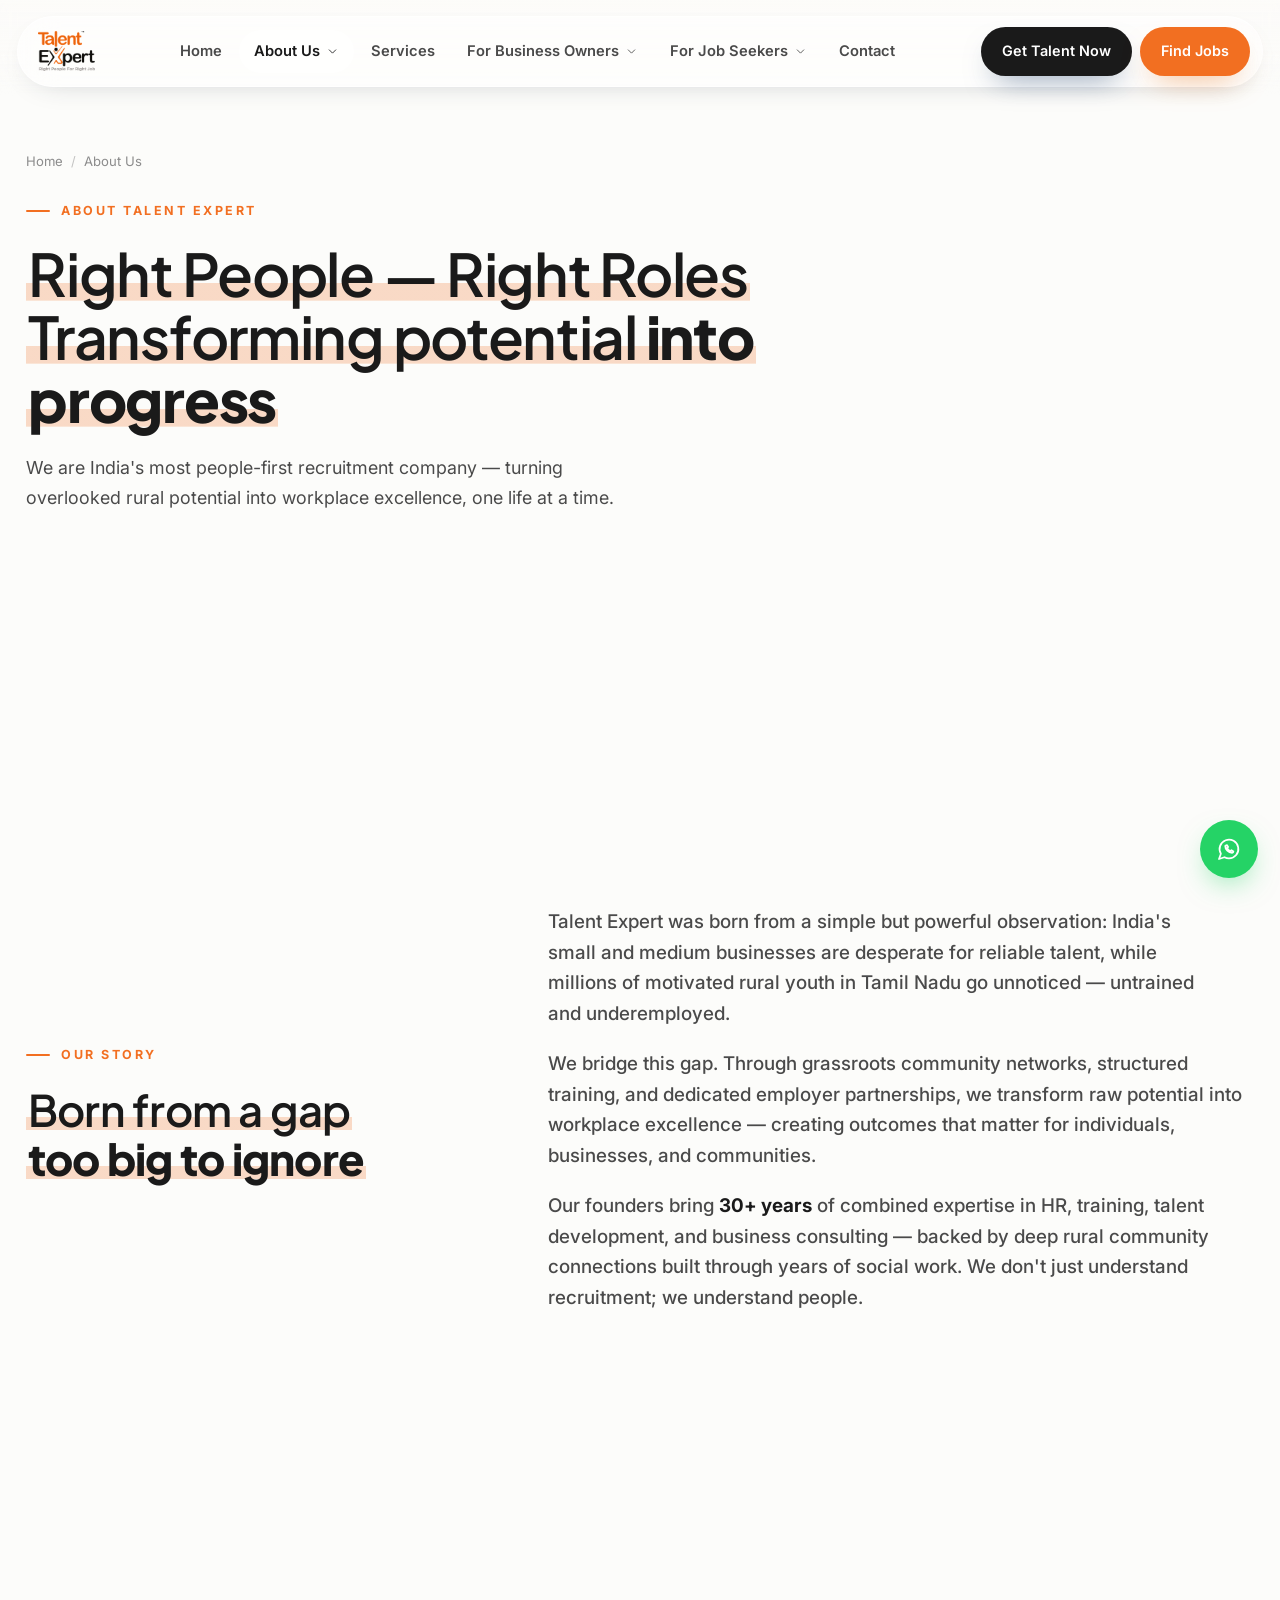
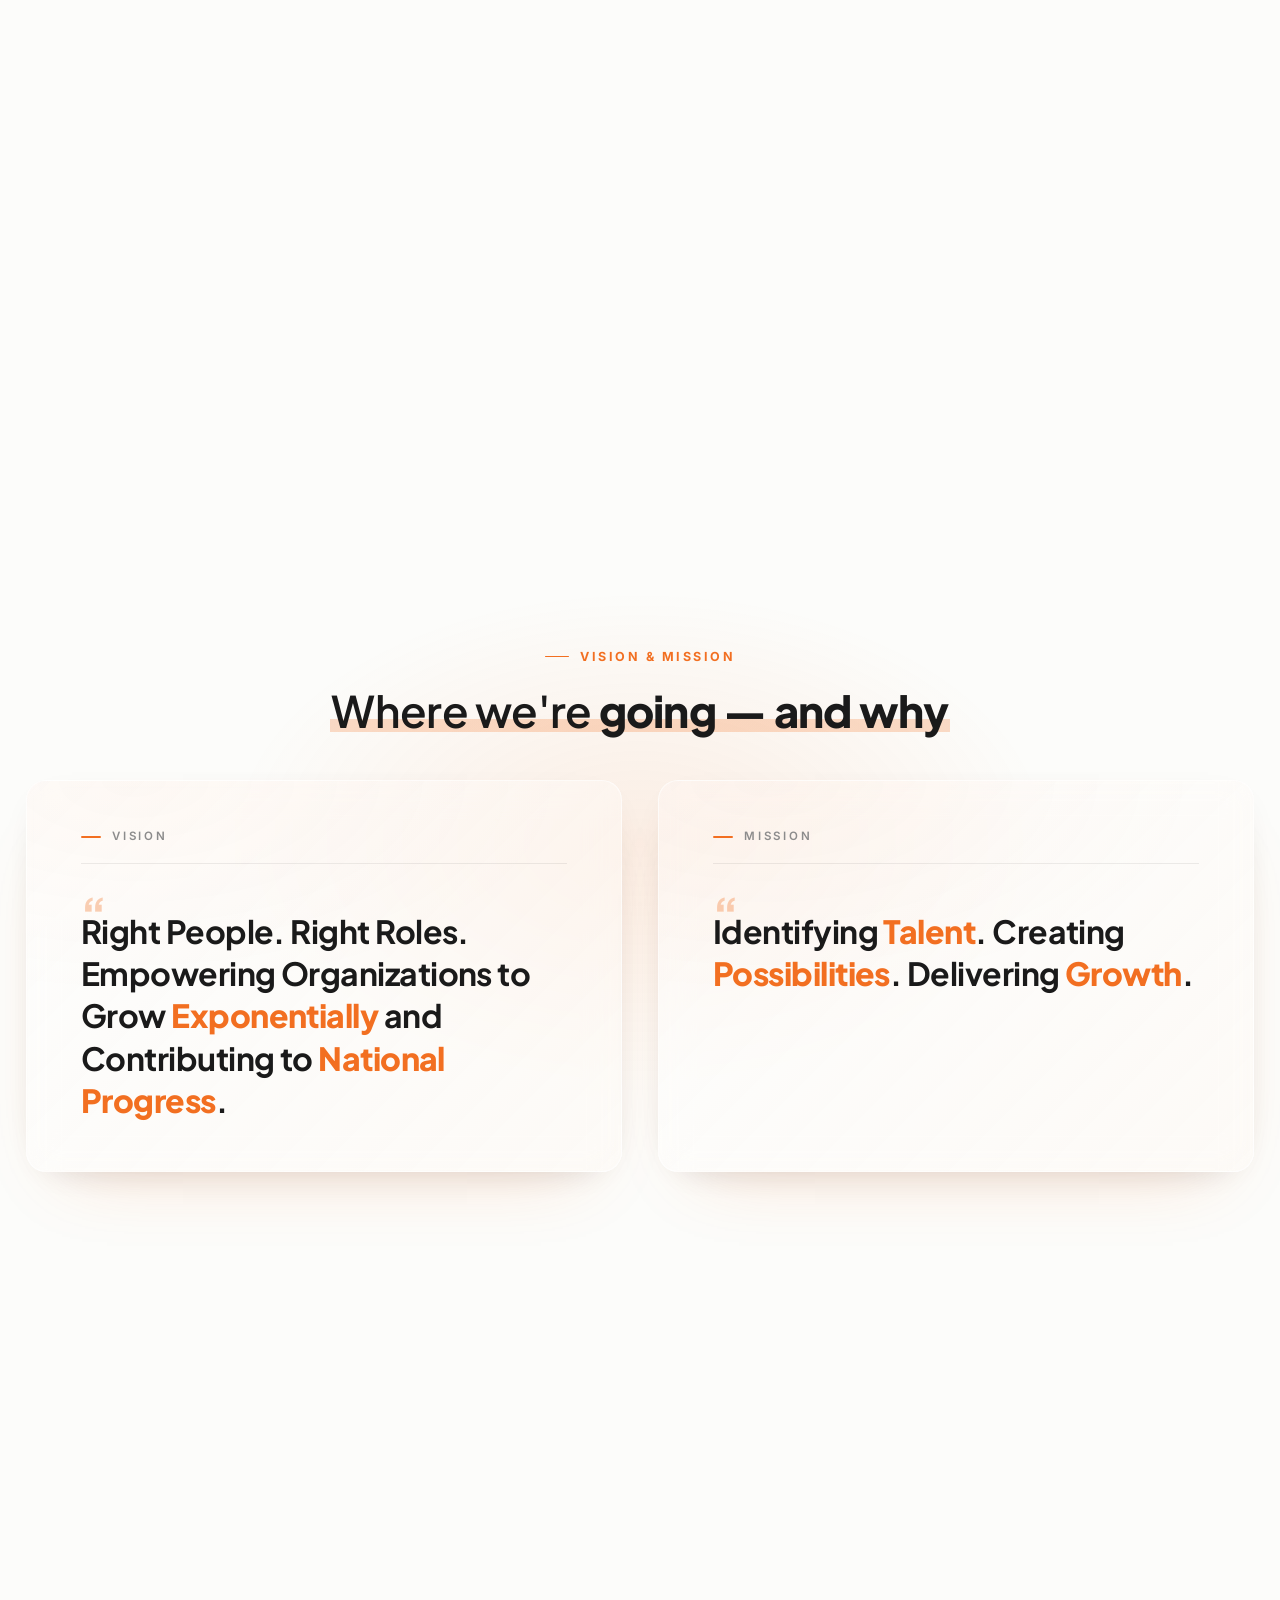
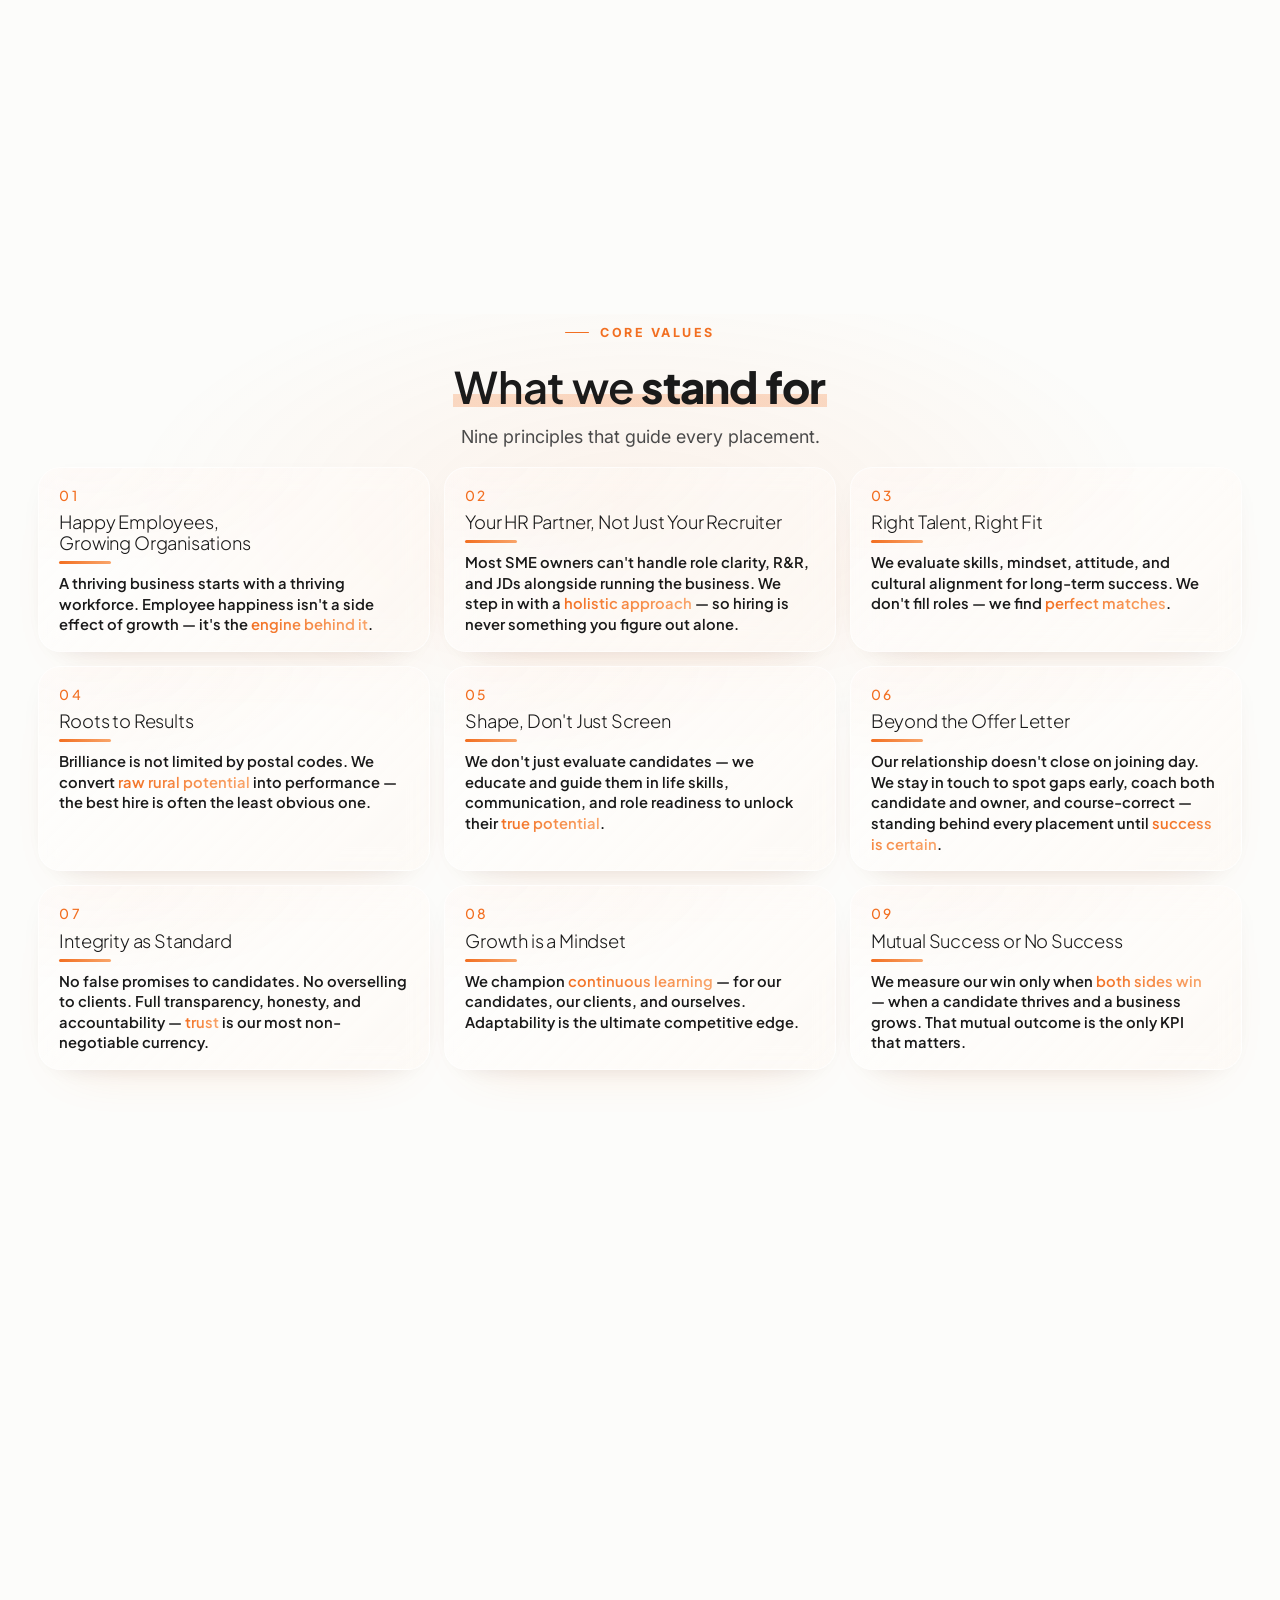
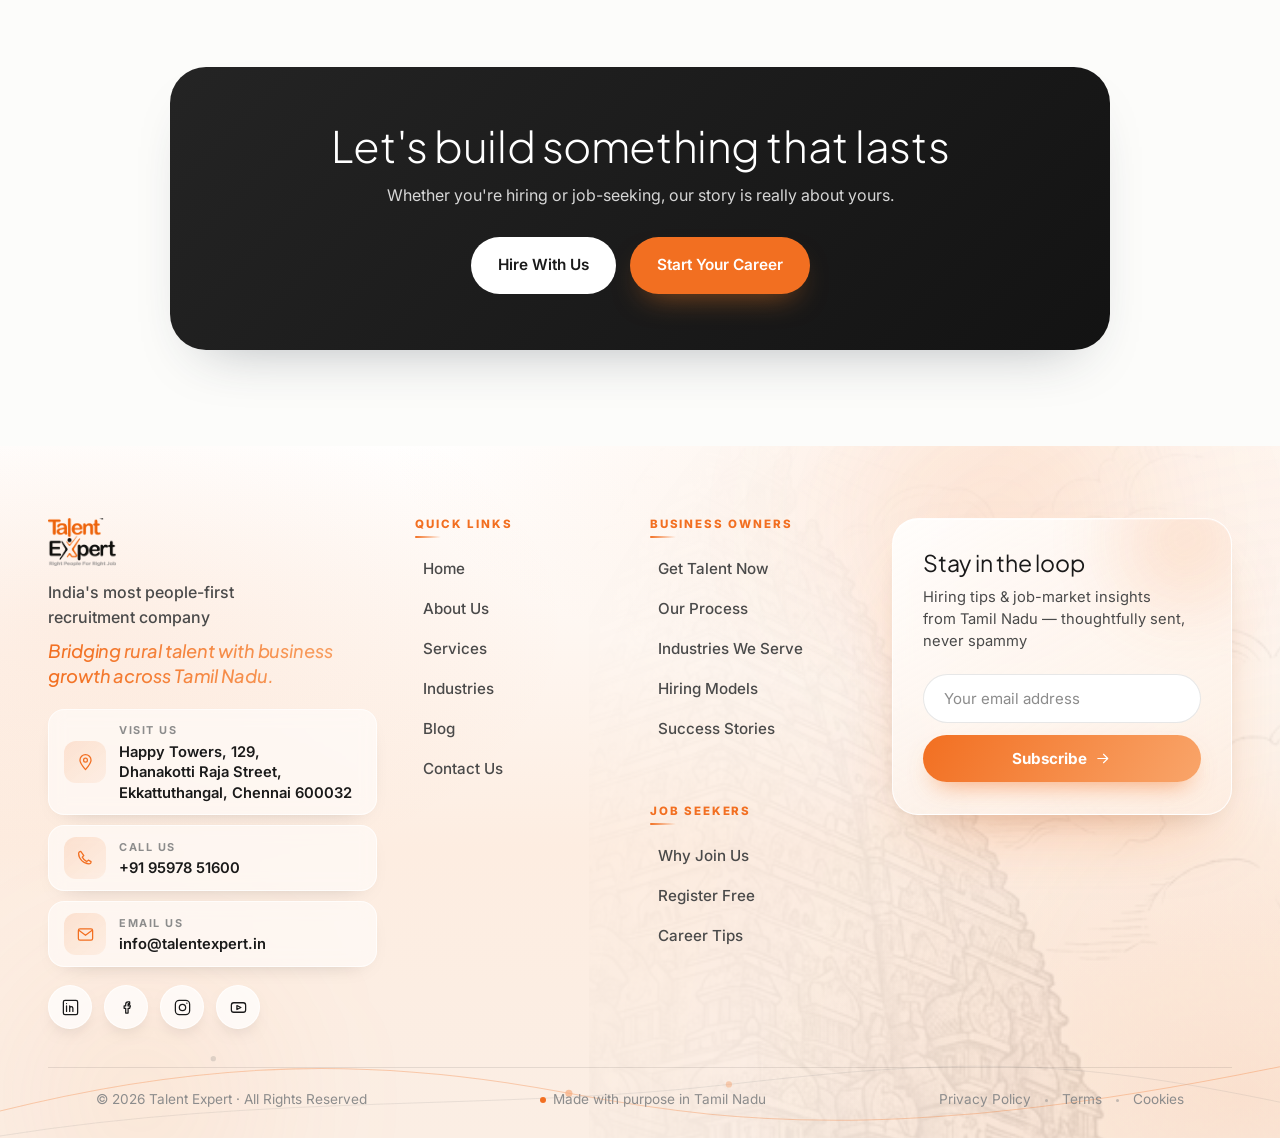
<file: about.html>
<!DOCTYPE html>
<html lang="en">
<head>
<meta charset="UTF-8">
<meta name="viewport" content="width=device-width, initial-scale=1.0">
<title>About Talent Expert | HR &amp; Talent Development Company in Tamil Nadu</title>
<meta name="description" content="Talent Expert bridges rural talent with business growth. Learn our story, vision, mission and values — 30+ years of HR, training and talent development expertise in Tamil Nadu.">
<meta name="keywords" content="HR company Tamil Nadu, recruitment firm India, talent development company Chennai, rural youth employment India">
<link rel="canonical" href="https://www.talentexpert.in/about.html">
<meta property="og:type" content="website">
<meta property="og:title" content="About Talent Expert | Bridging Rural Talent with Business Growth">
<meta property="og:description" content="Our story, vision, mission and values — 30+ years of HR and training expertise.">
<meta property="og:image" content="https://www.talentexpert.in/assets/logos/talent-expert-logo.png">
<link rel="icon" type="image/png" href="assets/logos/favicon.png">
<link rel="preconnect" href="https://fonts.googleapis.com">
<link rel="preconnect" href="https://fonts.gstatic.com" crossorigin>
<link href="https://fonts.googleapis.com/css2?family=Plus+Jakarta+Sans:ital,wght@0,400;0,500;0,600;0,700;0,800;1,400;1,500;1,600&family=Inter:wght@400;500;600;700&display=swap" rel="stylesheet">
<script>(function(){var d=document.documentElement;d.className+=" fonts-loading";var r=function(){d.classList.remove("fonts-loading")};try{if(document.fonts&&document.fonts.ready){document.fonts.ready.then(r)}}catch(e){}setTimeout(r,1200);})();</script>
<link rel="stylesheet" href="css/styles.css?v=64">
</head>
<body data-page="about">

<!-- Scroll-linked progress indicator: fills in proportion to page scroll (scrubbed) -->
<div class="scroll-progress" aria-hidden="true"><span></span></div>

<!-- One calm environmental illustration behind the entire About page (soft watermark).
     position:fixed, ~7% — never animates. Content sits above it (wraps are z-index:2). -->
<div class="about-bg" aria-hidden="true"></div>

<header class="nav" id="nav">
  <div class="nav-inner">
    <a class="nav-logo" href="index.html" aria-label="Talent Expert home"><img src="assets/logos/talent-expert-logo.png" alt="Talent Expert — Right People For Right Job"></a>
    <nav class="nav-menu" aria-label="Primary">
      <div class="nav-item"><a href="index.html">Home</a></div>
      <div class="nav-item">
        <a href="about.html" aria-current="page">About Us <svg class="ic caret"><use href="assets/icons/sprite.svg#i-chevron"/></svg></a>
        <div class="mega">
          <a class="mega-link" href="about.html#story"><span class="chip b"><svg class="ic"><use href="assets/icons/sprite.svg#i-compass"/></svg></span><span><h5>Our Story</h5><p>Why Talent Expert exists</p></span></a>
          <a class="mega-link" href="about.html#vision"><span class="chip g"><svg class="ic"><use href="assets/icons/sprite.svg#i-eye"/></svg></span><span><h5>Vision &amp; Mission</h5><p>From every village, into every industry</p></span></a>
          <a class="mega-link" href="about.html#values"><span class="chip o"><svg class="ic"><use href="assets/icons/sprite.svg#i-shield"/></svg></span><span><h5>Core Values</h5><p>What we stand for</p></span></a>
        </div>
      </div>
      <div class="nav-item"><a href="services.html">Services</a></div>
      <div class="nav-item">
        <a href="employers.html">For Business Owners <svg class="ic caret"><use href="assets/icons/sprite.svg#i-chevron"/></svg></a>
        <div class="mega">
          <a class="mega-link" href="employers.html#why"><span class="chip b"><svg class="ic"><use href="assets/icons/sprite.svg#i-shield"/></svg></span><span><h5>Why Partner With Us</h5><p>Your on-demand HR department</p></span></a>
          <a class="mega-link" href="process.html"><span class="chip o"><svg class="ic"><use href="assets/icons/sprite.svg#i-flow"/></svg></span><span><h5>Our Process</h5><p>7 steps that deliver results</p></span></a>
          <a class="mega-link" href="hiring-models.html"><span class="chip g"><svg class="ic"><use href="assets/icons/sprite.svg#i-layers"/></svg></span><span><h5>Hiring Models</h5><p>Raw Placement · Capability Dev.</p></span></a>
          <a class="mega-link" href="industries.html"><span class="chip a"><svg class="ic"><use href="assets/icons/sprite.svg#i-factory"/></svg></span><span><h5>Industries We Serve</h5><p>8 high-growth sectors</p></span></a>
          <a class="mega-link" href="employers.html#stories"><span class="chip b"><svg class="ic"><use href="assets/icons/sprite.svg#i-star"/></svg></span><span><h5>Success Stories</h5><p>What business leaders say</p></span></a>
          <a class="mega-link" href="employers.html#contact"><span class="chip o"><svg class="ic"><use href="assets/icons/sprite.svg#i-target"/></svg></span><span><h5>Get Talent Now</h5><p>Free consultation</p></span></a>
        </div>
      </div>
      <div class="nav-item">
        <a href="job-seekers.html">For Job Seekers <svg class="ic caret"><use href="assets/icons/sprite.svg#i-chevron"/></svg></a>
        <div class="mega">
          <a class="mega-link" href="job-seekers.html#why"><span class="chip o"><svg class="ic"><use href="assets/icons/sprite.svg#i-heart"/></svg></span><span><h5>Why Join Us</h5><p>We build careers, not just jobs</p></span></a>
          <a class="mega-link" href="job-seekers.html#eligibility"><span class="chip g"><svg class="ic"><use href="assets/icons/sprite.svg#i-check"/></svg></span><span><h5>Eligibility</h5><p>Who can apply</p></span></a>
          <a class="mega-link" href="job-seekers.html#how"><span class="chip b"><svg class="ic"><use href="assets/icons/sprite.svg#i-flow"/></svg></span><span><h5>How It Works</h5><p>Your career journey</p></span></a>
          
          <a class="mega-link" href="career-tips.html"><span class="chip g"><svg class="ic"><use href="assets/icons/sprite.svg#i-bulb"/></svg></span><span><h5>Career Tips</h5><p>Get the right job faster in 2026</p></span></a>
          <a class="mega-link" href="job-seekers.html#register"><span class="chip o"><svg class="ic"><use href="assets/icons/sprite.svg#i-rocket"/></svg></span><span><h5>Register Free</h5><p>Start your career journey</p></span></a>
        </div>
      </div>
      <div class="nav-item"><a href="contact.html">Contact</a></div>
    </nav>
    <div class="nav-cta">
      <a class="btn btn-blue" href="employers.html" data-portal-choice="business">Get Talent Now</a>
      <a class="btn btn-orange" href="job-seekers.html" data-portal-choice="jobseeker">Find Jobs</a>
      <button class="burger" onclick="toggleMenu(true)" aria-label="Open menu"><span></span></button>
    </div>
  </div>
</header>
<div class="mnav" id="mnav">
  <button class="burger mnav-close" onclick="toggleMenu(false)" aria-label="Close menu"><span></span></button>
  <a href="index.html">Home</a><a href="about.html">About Us</a><a href="services.html">Services</a>
  <a href="employers.html">For Business Owners</a><a href="industries.html" class="sub">Industries We Serve</a><a href="hiring-models.html" class="sub">Hiring Models</a><a href="job-seekers.html">For Job Seekers</a><a href="career-tips.html" class="sub">Career Tips</a><a href="contact.html">Contact</a>
  <div class="m-cta"><a class="btn btn-blue" href="employers.html">Get Talent Now</a><a class="btn btn-orange" href="job-seekers.html">Find Jobs</a></div>
</div>

<!-- ============ PAGE HERO ============ -->
<section class="hero" id="top">
  <div class="wrap">
    <div class="crumb reveal"><a href="index.html">Home</a><span class="sep">/</span><span>About Us</span></div>
    <div class="sec-head reveal" style="max-width:820px">
      <span class="eyebrow">About Talent Expert</span>
      <h1 class="display"><span class="hl-mark">Right People&nbsp;&mdash;&nbsp;Right Roles<br>Transforming potential <em>into progress</em></span></h1>
      <p class="lead" style="margin-top:20px">We are India's most people-first recruitment company — turning overlooked rural potential into workplace excellence, one life at a time.</p>
    </div>
  </div>
</section>

<!-- ============ OUR STORY ============ -->
<!-- TEST: native-scroll PINNED scrubbed reveal (pin:true, no Lenis). Section pins, left
     column stays static, right-side lines un-ghost line-by-line via scroll progress (--p),
     reversible on scroll-up. Per-frame writes ONLY --p (opacity + translateY) — no filter/blur. -->
<section class="section story-scene" id="story">
  <div class="wrap">
    <div class="split">
      <div class="story-head">
        <span class="eyebrow">Our Story</span>
        <h2 class="title"><span class="hl-mark">Born from a gap <b>too big to ignore</b></span></h2>
      </div>
      <div class="story-body">
        <p class="story-p develop" style="--i:0">Talent Expert was born from a simple but powerful observation: India's small and medium businesses are desperate for reliable talent, while millions of motivated rural youth in Tamil Nadu go unnoticed — untrained and underemployed.</p>
        <p class="story-p develop" style="--i:1">We bridge this gap. Through grassroots community networks, structured training, and dedicated employer partnerships, we transform raw potential into workplace excellence — creating outcomes that matter for individuals, businesses, and communities.</p>
        <p class="story-p develop" style="--i:2">Our founders bring <strong>30+ years</strong> of combined expertise in HR, training, talent development, and business consulting — backed by deep rural community connections built through years of social work. We don't just understand recruitment; we understand people.</p>
      </div>
    </div>
  </div>
</section>

<!-- ============ VISION & MISSION ============ -->
<!-- Pinned scrubbed reveal (same engine as Our Story). Both cards reveal line-by-line
     as user scrolls. Vision reveals first, then Mission. Perfect symmetry maintained. -->
<section class="section vm-scene" id="vision">
  <div class="vm-glow" aria-hidden="true"></div>
  <div class="wrap">
    <div class="sec-head center">
      <span class="eyebrow">Vision &amp; Mission</span>
      <h2 class="title"><span class="hl-mark">Where we're <b>going&nbsp;&mdash; and why</b></span></h2>
    </div>
    <div class="vm-stage">
      <article class="vm-card vm-vision">
        <div class="vm-face">
          <span class="vm-label">Vision</span>
          <blockquote class="vm-quote-body">
            <span class="sline" style="--i:0">Right People.</span>
            <span class="sline" style="--i:1">Right Roles.</span>
            <span class="sline" style="--i:2">Empowering Organizations to Grow <span class="vm-hl">Exponentially</span></span>
            <span class="sline" style="--i:3">and Contributing to <span class="vm-hl">National Progress</span>.</span>
          </blockquote>
        </div>
      </article>
      <article class="vm-card vm-mission">
        <div class="vm-face">
          <span class="vm-label">Mission</span>
          <blockquote class="vm-quote-body">
            <span class="sline" style="--i:4">Identifying <span class="vm-hl">Talent</span>.</span>
            <span class="sline" style="--i:5">Creating <span class="vm-hl">Possibilities</span>.</span>
            <span class="sline" style="--i:6">Delivering <span class="vm-hl">Growth</span>.</span>
          </blockquote>
        </div>
      </article>
    </div>
  </div>
</section>

<!-- ============ CORE VALUES — one value at a time (scroll story) ============ -->
<!-- Pinned coverflow: a lerp'd --p glides a "focus" through the 7 values; the centred one
     is the hero (large, sharp, revealed), the rest recede (smaller, faded, blurred).
     Same compositor engine as Vision & Mission. Fallback = a readable vertical list. -->
<!-- data-nav-progress: when reached via navigation, land at ~0.91 of the pin (all 7 cards
     already assembled & readable); a natural scroll from above still plays the full reveal. -->
<section class="section cv-scene" id="values" data-nav-progress="0.91">
  <div class="cv-pin">
    <div class="cv-glow" aria-hidden="true"></div>
    <div class="wrap">
      <div class="sec-head center">
        <span class="eyebrow">Core Values</span>
        <h2 class="title"><span class="hl-mark">What we <b>stand for</b></span></h2>
        <p class="lead">Nine principles that guide every placement.</p>
      </div>
      <div class="cv-stage">
        <article class="cv-card" style="--i:0"><div class="cv-face">
          <span class="cv-num">01</span><h3 class="cv-title">Happy Employees, Growing Organisations</h3><span class="cv-accent"></span>
          <p class="cv-desc"><span class="l l1">A thriving business starts with a thriving workforce.</span> <span class="l l2">Employee happiness isn't a side effect of growth — it's the <span class="hl">engine behind it</span>.</span></p>
        </div></article>
        <article class="cv-card" style="--i:1"><div class="cv-face">
          <span class="cv-num">02</span><h3 class="cv-title">Your HR Partner, Not Just Your Recruiter</h3><span class="cv-accent"></span>
          <p class="cv-desc"><span class="l l1">Most SME owners can't handle role clarity, R&amp;R, and JDs alongside running the business.</span> <span class="l l2">We step in with a <span class="hl">holistic approach</span> — so hiring is never something you figure out alone.</span></p>
        </div></article>
        <article class="cv-card" style="--i:2"><div class="cv-face">
          <span class="cv-num">03</span><h3 class="cv-title">Right Talent, Right Fit</h3><span class="cv-accent"></span>
          <p class="cv-desc"><span class="l l1">We evaluate skills, mindset, attitude, and cultural alignment for long-term success.</span> <span class="l l2">We don't fill roles — we find <span class="hl">perfect matches</span>.</span></p>
        </div></article>
        <article class="cv-card" style="--i:3"><div class="cv-face">
          <span class="cv-num">04</span><h3 class="cv-title">Roots to Results</h3><span class="cv-accent"></span>
          <p class="cv-desc"><span class="l l1">Brilliance is not limited by postal codes.</span> <span class="l l2">We convert <span class="hl">raw rural potential</span> into performance — the best hire is often the least obvious one.</span></p>
        </div></article>
        <article class="cv-card" style="--i:4"><div class="cv-face">
          <span class="cv-num">05</span><h3 class="cv-title">Shape, Don't Just Screen</h3><span class="cv-accent"></span>
          <p class="cv-desc"><span class="l l1">We don't just evaluate candidates — we educate and guide them in life skills, communication, and role readiness</span> <span class="l l2">to unlock their <span class="hl">true potential</span>.</span></p>
        </div></article>
        <article class="cv-card" style="--i:5"><div class="cv-face">
          <span class="cv-num">06</span><h3 class="cv-title">Beyond the Offer Letter</h3><span class="cv-accent"></span>
          <p class="cv-desc"><span class="l l1">Our relationship doesn't close on joining day. We stay in touch to spot gaps early,</span> <span class="l l2">coach both candidate and owner, and course-correct — standing behind every placement until <span class="hl">success is certain</span>.</span></p>
        </div></article>
        <article class="cv-card" style="--i:6"><div class="cv-face">
          <span class="cv-num">07</span><h3 class="cv-title">Integrity as Standard</h3><span class="cv-accent"></span>
          <p class="cv-desc"><span class="l l1">No false promises to candidates. No overselling to clients.</span> <span class="l l2">Full transparency, honesty, and accountability — <span class="hl">trust</span> is our most non-negotiable currency.</span></p>
        </div></article>
        <article class="cv-card" style="--i:7"><div class="cv-face">
          <span class="cv-num">08</span><h3 class="cv-title">Growth is a Mindset</h3><span class="cv-accent"></span>
          <p class="cv-desc"><span class="l l1">We champion <span class="hl">continuous learning</span> — for our candidates, our clients, and ourselves.</span> <span class="l l2">Adaptability is the ultimate competitive edge.</span></p>
        </div></article>
        <article class="cv-card" style="--i:8"><div class="cv-face">
          <span class="cv-num">09</span><h3 class="cv-title">Mutual Success or No Success</h3><span class="cv-accent"></span>
          <p class="cv-desc"><span class="l l1">We measure our win only when <span class="hl">both sides win</span> —</span> <span class="l l2">when a candidate thrives and a business grows. That mutual outcome is the only KPI that matters.</span></p>
        </div></article>
      </div>
    </div>
  </div>
</section>

<!-- ============ CTA ============ -->
<section class="cta">
  <div class="wrap">
    <div class="cta-inner reveal">
      <span class="cta-glow" style="top:-80px;left:-40px"></span>
      <h2>Let's build something that lasts</h2>
      <p>Whether you're hiring or job-seeking, our story is really about yours.</p>
      <div class="cta-actions">
        <a class="btn btn-white" href="employers.html" data-portal-choice="business">Hire With Us</a>
        <a class="btn btn-orange" href="job-seekers.html" data-portal-choice="jobseeker">Start Your Career</a>
      </div>
    </div>
  </div>
</section>

<footer class="site" id="siteFooter">
  <div class="foot-orn" aria-hidden="true">
    <div class="foot-glow"></div>
    <div class="foot-temple"></div>
    <svg viewBox="0 0 1440 200" preserveAspectRatio="none" fill="none">
      <path d="M0 152 C 240 92, 430 92, 640 132 S 1050 182, 1440 102" stroke="#F26F21" stroke-width="1.2" opacity=".55"/>
      <path d="M0 180 C 300 132, 560 152, 820 122 S 1200 92, 1440 142" stroke="#8C8C8C" stroke-width="1" opacity=".35"/>
      <circle cx="640" cy="132" r="4" fill="#F26F21" opacity=".65"/>
      <circle cx="820" cy="122" r="3.5" fill="#F26F21" opacity=".5"/>
      <circle cx="240" cy="93" r="3" fill="#8C8C8C" opacity=".5"/>
    </svg>
  </div>
  <div class="foot-wrap">
    <div class="foot-top">
      <div class="foot-brand reveal">
        <img class="foot-logo" src="assets/logos/talent-expert-logo.png" alt="Talent Expert — Right People For Right Job">
        <p class="foot-msg"><span class="fm-1">India's most people-first recruitment company</span><span class="fm-2">Bridging rural talent with business growth across Tamil&nbsp;Nadu.</span></p>
        <div class="foot-cards">
          <a class="foot-card" href="https://www.google.com/maps/search/?api=1&amp;query=Happy+Towers+129+Dhanakotti+Raja+Street+Ekkattuthangal+Chennai+600032" target="_blank" rel="noopener">
            <span class="fc-ic"><svg class="ic"><use href="assets/icons/sprite.svg#i-pin"/></svg></span>
            <span><span class="fc-t">Visit Us</span><span class="fc-v">Happy Towers, 129, <span class="nb">Dhanakotti Raja Street</span>, <span class="nb">Ekkattuthangal</span>, <span class="nb">Chennai&nbsp;600032</span></span></span>
          </a>
          <a class="foot-card" href="tel:+919597851600">
            <span class="fc-ic"><svg class="ic"><use href="assets/icons/sprite.svg#i-phone"/></svg></span>
            <span><span class="fc-t">Call Us</span><span class="fc-v">+91 95978 51600</span></span>
          </a>
          <a class="foot-card" href="mailto:info@talentexpert.in">
            <span class="fc-ic"><svg class="ic"><use href="assets/icons/sprite.svg#i-mail"/></svg></span>
            <span><span class="fc-t">Email Us</span><span class="fc-v">info@talentexpert.in</span></span>
          </a>
        </div>
        <div class="foot-social">
          <a href="https://www.linkedin.com/company/talentexpert-in" aria-label="LinkedIn" target="_blank" rel="noopener"><svg class="ic"><use href="assets/icons/sprite.svg#i-linkedin"/></svg></a>
          <a href="https://www.facebook.com/talentexpert.in" aria-label="Facebook" target="_blank" rel="noopener"><svg class="ic"><use href="assets/icons/sprite.svg#i-facebook"/></svg></a>
          <a href="https://www.instagram.com/talentexpert.in" aria-label="Instagram" target="_blank" rel="noopener"><svg class="ic"><use href="assets/icons/sprite.svg#i-instagram"/></svg></a>
          <a href="https://www.youtube.com/@talentexpert" aria-label="YouTube" target="_blank" rel="noopener"><svg class="ic"><use href="assets/icons/sprite.svg#i-youtube"/></svg></a>
        </div>
      </div>
      <nav class="foot-menus" aria-label="Footer">
        <div class="foot-group reveal d1">
          <h4>Quick Links</h4>
          <ul>
            <li><a href="index.html">Home</a></li>
            <li><a href="about.html">About Us</a></li>
            <li><a href="services.html">Services</a></li>
            <li><a href="industries.html">Industries</a></li>
            <li><a href="blog.html">Blog</a></li>
            <li><a href="contact.html">Contact Us</a></li>
          </ul>
        </div>
        <div class="foot-group reveal d2">
          <h4>Business Owners</h4>
          <ul>
            <li><a href="employers.html#contact">Get Talent Now</a></li>
            <li><a href="process.html">Our Process</a></li>
            <li><a href="industries.html">Industries We Serve</a></li>
            <li><a href="hiring-models.html">Hiring Models</a></li>
            <li><a href="employers.html#stories">Success Stories</a></li>
          </ul>
        </div>
        <div class="foot-group reveal d3">
          <h4>Job Seekers</h4>
          <ul>
            <li><a href="job-seekers.html#why">Why Join Us</a></li>
            <li><a href="job-seekers.html#register">Register Free</a></li>
            <li><a href="career-tips.html">Career Tips</a></li>
          </ul>
        </div>
      </nav>
      <div class="foot-news reveal d4">
        <div class="news-card">
          <h4>Stay in the loop</h4>
          <p>Hiring tips &amp; job-market insights from Tamil&nbsp;Nadu — thoughtfully sent, never spammy</p>
          <form class="news-form" data-formspree action="https://formspree.io/f/mzdlnrre" data-success="You're subscribed — watch your inbox">
            <input class="news-input" type="email" name="email" placeholder="Your email address" aria-label="Email address" required>
            <button class="news-btn magnetic" type="submit">Subscribe <svg class="ic"><use href="assets/icons/sprite.svg#i-arrow"/></svg></button>
            <p class="form-msg"></p>
          </form>
        </div>
      </div>
    </div>
    <div class="foot-bottom reveal d5">
      <span class="fb-left">&copy; <span id="year">2026</span> Talent Expert &middot; All Rights Reserved</span>
      <span class="fb-mid">Made with purpose in Tamil&nbsp;Nadu</span>
      <span class="fb-right"><a href="privacy.html">Privacy Policy</a><span class="dot"></span><a href="terms.html">Terms</a><span class="dot"></span><a href="privacy.html#cookies">Cookies</a></span>
    </div>
  </div>
</footer>
<a class="wa-float" href="https://wa.me/919597851600" aria-label="Chat on WhatsApp" target="_blank" rel="noopener"><svg class="ic"><use href="assets/icons/sprite.svg#i-whatsapp"/></svg></a>
<script src="js/vendor/gsap.min.js"></script>
<script src="js/vendor/ScrollTrigger.min.js"></script>
<script src="js/vendor/lenis.min.js"></script>
<script src="js/vendor/split-type.min.js"></script>
<script src="js/main.js?v=24"></script>
<script>
/* About-page scroll engine:
   Lenis (eased smooth scroll, desktop) + GSAP ScrollTrigger (pin/scrub/toggle-on-enter)
   + SplitType (heading word reveals). Scrubbed reveals write ONLY --p / --sp per frame
   (mask + transform driven) — never filter/blur. */
(function(){
  var reduce = matchMedia('(prefers-reduced-motion:reduce)').matches;
  var targets = document.querySelectorAll('.vm-scene, .cv-card');
  if(reduce){ targets.forEach(function(el){ el.classList.add('in-view'); }); return; }

  function releaseWillChange(el){
    var done = function(){ el.style.willChange = ''; };
    el.addEventListener('transitionend', done, { once:true });
    setTimeout(done, 1800);            // safety net if transitionend is missed
  }

  var io = new IntersectionObserver(function(entries){
    var i = 0;                         // per-batch index -> index-based stagger for value cards
    entries.forEach(function(e){
      if(!e.isIntersecting) return;
      var el = e.target;
      if(el.classList.contains('cv-card')){
        el.style.transitionDelay = (i * 0.11).toFixed(2) + 's';   // ~110ms per-card stagger
        i++;
        el.style.willChange = 'transform, opacity';
        el.classList.add('in-view');
        io.unobserve(el);
        el.addEventListener('transitionend', function h(){       // clear delay + will-change once settled
          el.style.willChange = ''; el.style.transitionDelay = ''; el.removeEventListener('transitionend', h);
        }, { once:true });
        setTimeout(function(){ el.style.willChange = ''; el.style.transitionDelay = ''; }, 2000);
      } else {                          // .vm-scene -> mark its two cards as animating, then reveal
        var cards = el.querySelectorAll('.vm-card');
        cards.forEach(function(c){ c.style.willChange = 'transform, opacity'; });
        el.classList.add('in-view');
        io.unobserve(el);
        setTimeout(function(){ cards.forEach(function(c){ c.style.willChange = ''; }); }, 2000);
      }
    });
  }, { threshold:0.2, rootMargin:'0px 0px -8% 0px' });

  void io;   // Vision & Mission + Core Values are now revealed by TEChapter; show their
  targets.forEach(function(el){ el.classList.add('in-view'); });   // CSS base as visible

  /* ---- PINNED SCRUBBED REVEALS: Our Story → Vision & Mission
     Sequential pinning with natural document spacing (default pinSpacing:true).
     Only ONE section pins at a time. Native scroll, pin:true, scrub:true, --p only. ---- */
  var hasGSAP = typeof window.gsap !== 'undefined' && typeof window.ScrollTrigger !== 'undefined';
  if(hasGSAP){
    gsap.registerPlugin(ScrollTrigger);
    gsap.config({ nullTargetWarn:false });
    ScrollTrigger.config({ ignoreMobileResize:true });

    /* ---- Lenis smooth scroll (desktop): eased, weighted inertia synced to ScrollTrigger
       through the GSAP ticker. Mobile keeps native touch scroll. ---- */
    if(typeof window.Lenis !== 'undefined' && matchMedia('(min-width:901px)').matches){
      var lenis = new Lenis({ lerp:0.07, smoothWheel:true, wheelMultiplier:1, touchMultiplier:1.5 });
      lenis.on('scroll', ScrollTrigger.update);
      gsap.ticker.add(function(t){ lenis.raf(t * 1000); });
      gsap.ticker.lagSmoothing(0);
      window.__lenis = lenis;   // exposed so main.js can jump instantly for anchor nav
    }

    /* ---- Scroll-linked progress indicator: top bar fills with page scroll ---- */
    var spBar = document.querySelector('.scroll-progress span');
    if(spBar){
      ScrollTrigger.create({
        start:0, end:'max',
        onUpdate:function(self){ spBar.style.setProperty('--sp', self.progress.toFixed(4)); }
      });
    }

    /* Editorial CHAPTERS: each section pins briefly and floats its content in once (heading
       first, then the cards/text). The .static classes keep Story/Founder content visible
       (mask off, founder grid shown); TEChapter (main.js) drives the pin + reveal. */
    (function(){
      var story = document.querySelector('.story-scene'); if(story) story.classList.add('story-static');
    })();
    if (window.TEChapter) window.TEChapter([
      { sec:'#story',   head:'.sec-head', items:'.story-p' },
      { sec:'#vision',  head:'.sec-head', items:'.vm-card' },
      { sec:'#values',  head:'.sec-head', items:'.cv-card' }
    ]);

    /* Headings render fully styled (text + highlight) on the first paint — no JS split,
       no entrance that hides the heading after paint, so there is never a highlight-before-
       text flash. Surrounding content still reveals; the headings themselves stay solid. */

    ScrollTrigger.refresh();
    if(document.fonts && document.fonts.ready){ document.fonts.ready.then(function(){ ScrollTrigger.refresh(); }); }
    addEventListener('load', function(){ ScrollTrigger.refresh(); });   // recompute after fonts/images (prod latency)
  }
})();
</script>
</body>
</html>
</file>
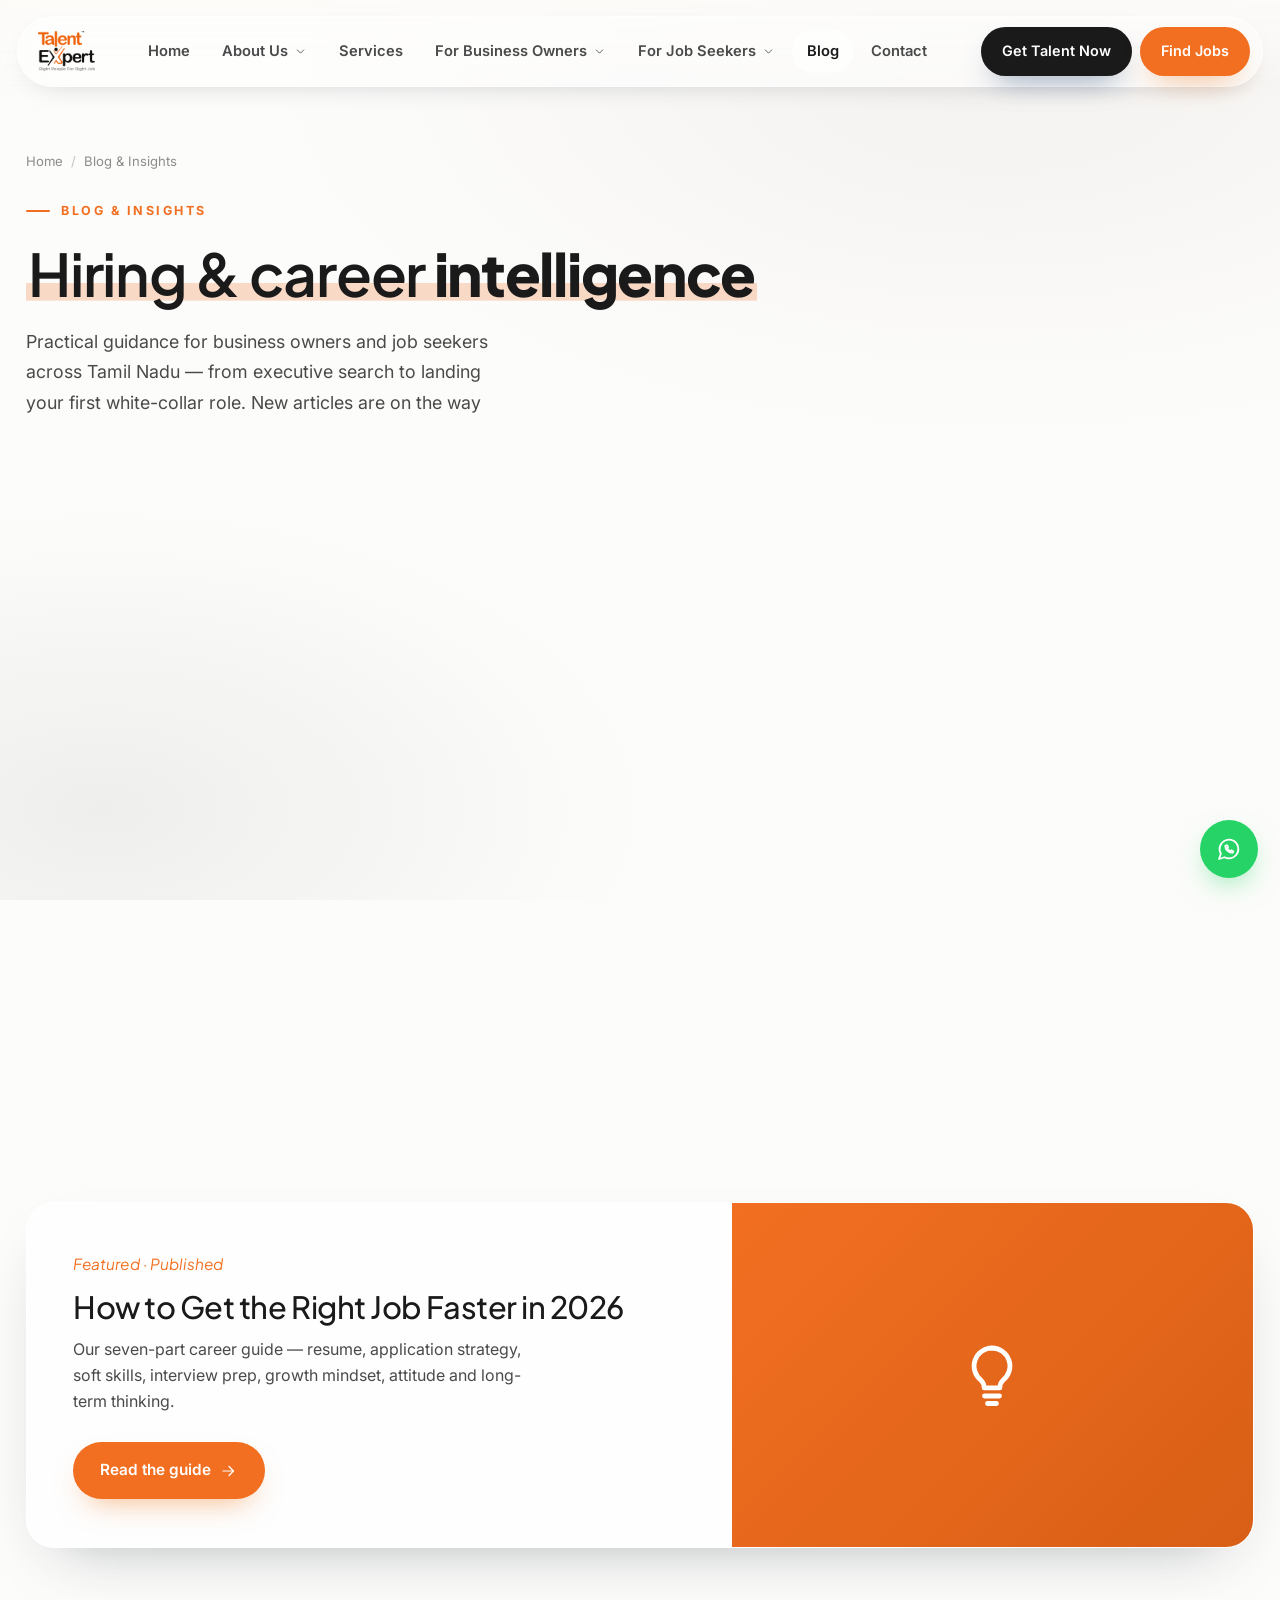
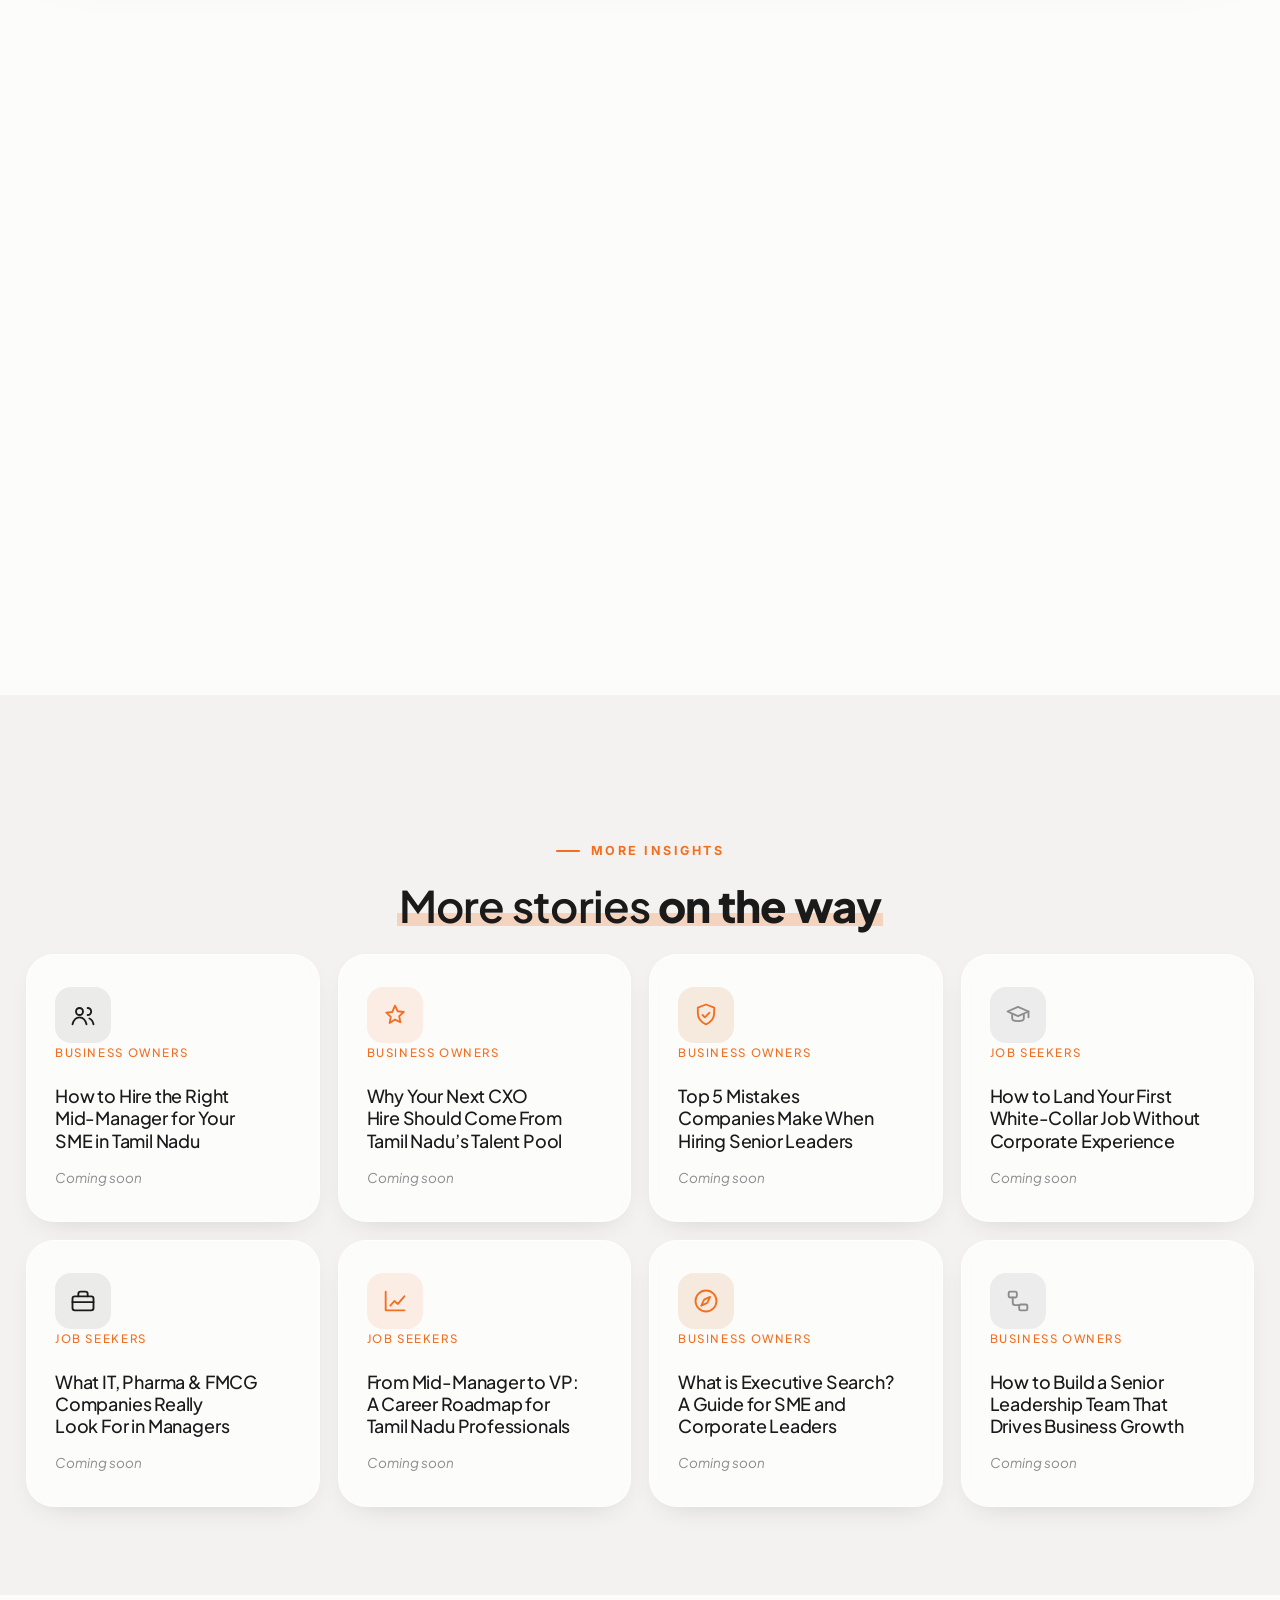
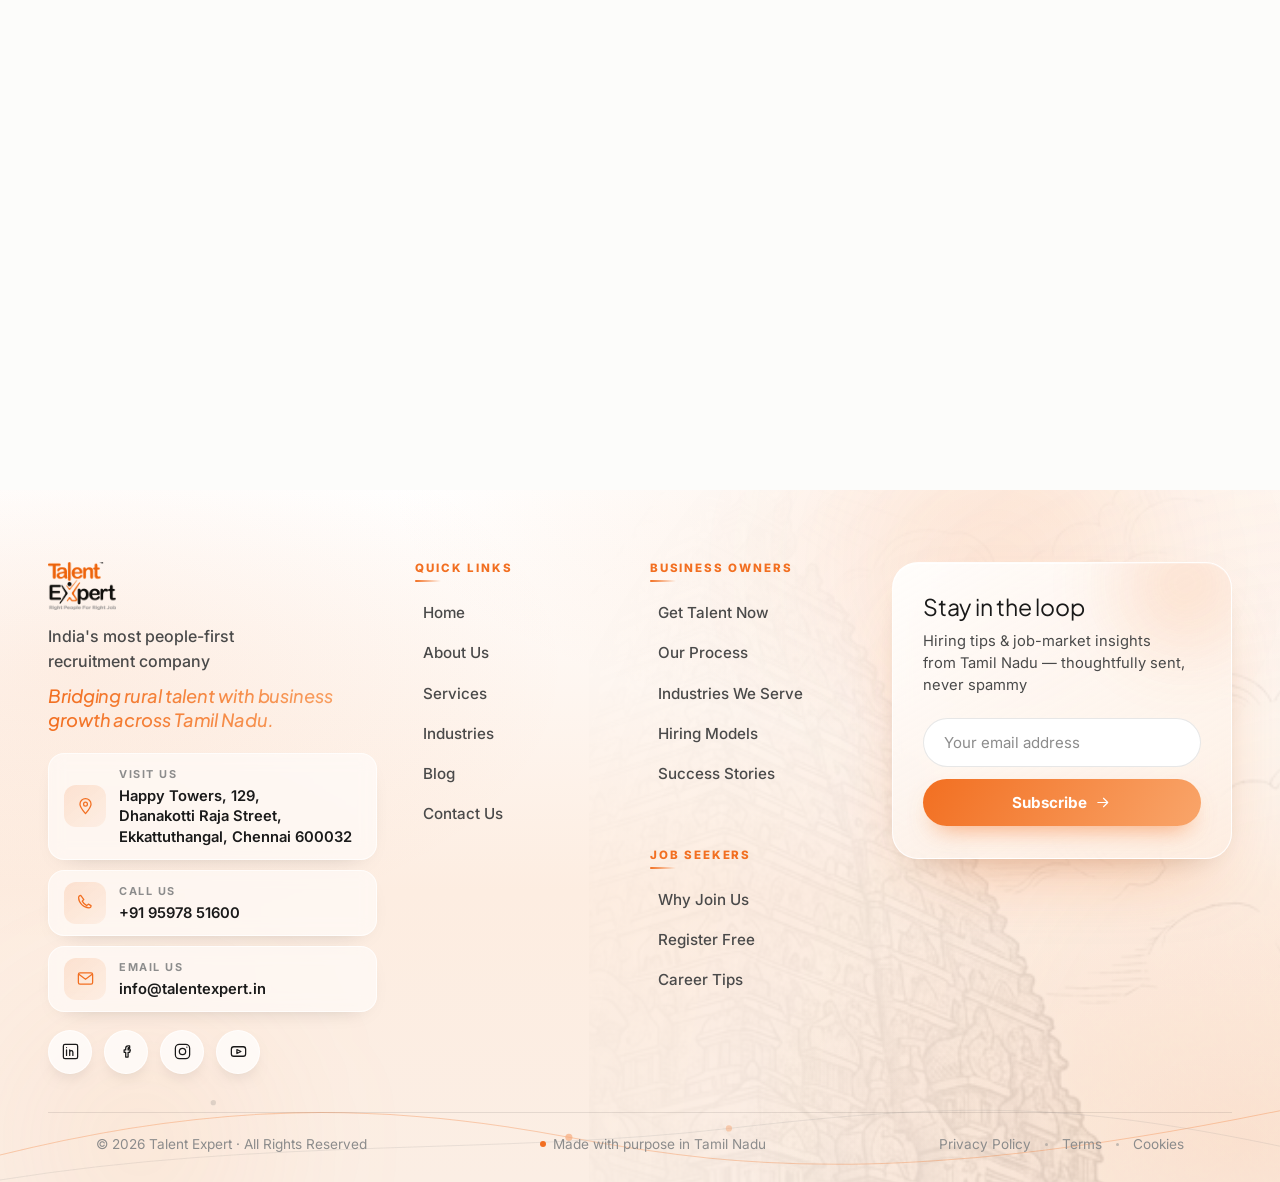
<file: blog.html>
<!DOCTYPE html>
<html lang="en">
<head>
<meta charset="UTF-8">
<meta name="viewport" content="width=device-width, initial-scale=1.0">
<title>Blog &amp; Insights | Hiring &amp; Career Advice | Talent Expert</title>
<meta name="description" content="Hiring and career insights from Talent Expert — executive search, mid-management hiring, and career guidance for job seekers across Tamil Nadu.">
<meta name="keywords" content="recruitment blog Tamil Nadu, hiring tips SME, career advice India">
<link rel="canonical" href="https://www.talentexpert.in/blog.html">
<meta property="og:type" content="website">
<meta property="og:title" content="Blog &amp; Insights | Hiring &amp; Career Advice | Talent Expert">
<meta property="og:description" content="Hiring and career insights from Talent Expert — executive search, mid-management hiring, and career guidance for job seekers across Tamil Nadu.">
<meta property="og:url" content="https://www.talentexpert.in/blog.html">
<meta property="og:image" content="https://www.talentexpert.in/assets/logos/talent-expert-logo.png">
<meta name="twitter:card" content="summary_large_image">
<link rel="icon" type="image/png" href="assets/logos/favicon.png">
<link rel="preconnect" href="https://fonts.googleapis.com">
<link rel="preconnect" href="https://fonts.gstatic.com" crossorigin>
<link href="https://fonts.googleapis.com/css2?family=Plus+Jakarta+Sans:ital,wght@0,400;0,500;0,600;0,700;0,800;1,400;1,500;1,600&family=Inter:wght@400;500;600;700&display=swap" rel="stylesheet">
<script>(function(){var d=document.documentElement;d.className+=" fonts-loading";var r=function(){d.classList.remove("fonts-loading")};try{if(document.fonts&&document.fonts.ready){document.fonts.ready.then(r)}}catch(e){}setTimeout(r,1200);})();</script>
<link rel="stylesheet" href="css/styles.css?v=64">
</head>
<body data-page="blog">
<header class="nav" id="nav"><div class="nav-inner">
<a class="nav-logo" href="index.html" aria-label="Talent Expert home"><img src="assets/logos/talent-expert-logo.png" alt="Talent Expert — Right People For Right Job"></a>
<nav class="nav-menu" aria-label="Primary">
<div class="nav-item">
<a href="index.html">Home</a>
</div>
<div class="nav-item">
<a href="about.html">About Us <svg class="ic caret"><use href="assets/icons/sprite.svg#i-chevron"/></svg></a>
<div class="mega">
<a class="mega-link" href="about.html#story"><span class="chip b"><svg class="ic"><use href="assets/icons/sprite.svg#i-compass"/></svg></span><span><h5>Our Story</h5><p>Why Talent Expert exists</p></span></a>
<a class="mega-link" href="about.html#vision"><span class="chip g"><svg class="ic"><use href="assets/icons/sprite.svg#i-eye"/></svg></span><span><h5>Vision &amp; Mission</h5><p>From every village, into every industry</p></span></a>
<a class="mega-link" href="about.html#values"><span class="chip o"><svg class="ic"><use href="assets/icons/sprite.svg#i-shield"/></svg></span><span><h5>Core Values</h5><p>What we stand for</p></span></a>
</div>
</div>
<div class="nav-item">
<a href="services.html">Services</a>
</div>
<div class="nav-item">
<a href="employers.html">For Business Owners <svg class="ic caret"><use href="assets/icons/sprite.svg#i-chevron"/></svg></a>
<div class="mega">
<a class="mega-link" href="employers.html#why"><span class="chip b"><svg class="ic"><use href="assets/icons/sprite.svg#i-shield"/></svg></span><span><h5>Why Partner With Us</h5><p>Your on-demand HR department</p></span></a>
<a class="mega-link" href="process.html"><span class="chip o"><svg class="ic"><use href="assets/icons/sprite.svg#i-flow"/></svg></span><span><h5>Our Process</h5><p>7 steps that deliver results</p></span></a>
<a class="mega-link" href="hiring-models.html"><span class="chip g"><svg class="ic"><use href="assets/icons/sprite.svg#i-layers"/></svg></span><span><h5>Hiring Models</h5><p>Raw Placement &middot; Capability Dev.</p></span></a>
<a class="mega-link" href="industries.html"><span class="chip a"><svg class="ic"><use href="assets/icons/sprite.svg#i-factory"/></svg></span><span><h5>Industries We Serve</h5><p>8 high-growth sectors</p></span></a>
<a class="mega-link" href="employers.html#stories"><span class="chip b"><svg class="ic"><use href="assets/icons/sprite.svg#i-star"/></svg></span><span><h5>Success Stories</h5><p>What business leaders say</p></span></a>
<a class="mega-link" href="employers.html#contact"><span class="chip o"><svg class="ic"><use href="assets/icons/sprite.svg#i-target"/></svg></span><span><h5>Get Talent Now</h5><p>Free consultation</p></span></a>
</div>
</div>
<div class="nav-item">
<a href="job-seekers.html">For Job Seekers <svg class="ic caret"><use href="assets/icons/sprite.svg#i-chevron"/></svg></a>
<div class="mega">
<a class="mega-link" href="job-seekers.html#why"><span class="chip o"><svg class="ic"><use href="assets/icons/sprite.svg#i-heart"/></svg></span><span><h5>Why Join Us</h5><p>We build careers, not just jobs</p></span></a>
<a class="mega-link" href="job-seekers.html#eligibility"><span class="chip g"><svg class="ic"><use href="assets/icons/sprite.svg#i-check"/></svg></span><span><h5>Eligibility</h5><p>Who can apply</p></span></a>
<a class="mega-link" href="job-seekers.html#how"><span class="chip b"><svg class="ic"><use href="assets/icons/sprite.svg#i-flow"/></svg></span><span><h5>How It Works</h5><p>Your career journey</p></span></a>

<a class="mega-link" href="career-tips.html"><span class="chip g"><svg class="ic"><use href="assets/icons/sprite.svg#i-bulb"/></svg></span><span><h5>Career Tips</h5><p>Get the right job faster in 2026</p></span></a>
<a class="mega-link" href="job-seekers.html#register"><span class="chip o"><svg class="ic"><use href="assets/icons/sprite.svg#i-rocket"/></svg></span><span><h5>Register Free</h5><p>Start your career journey</p></span></a>
</div>
</div>
<div class="nav-item">
<a href="blog.html" aria-current="page">Blog</a>
</div>
<div class="nav-item">
<a href="contact.html">Contact</a>
</div>
</nav>
<div class="nav-cta"><a class="btn btn-blue" href="employers.html" data-portal-choice="business">Get Talent Now</a><a class="btn btn-orange" href="job-seekers.html" data-portal-choice="jobseeker">Find Jobs</a><button class="burger" onclick="toggleMenu(true)" aria-label="Open menu"><span></span></button></div></div></header>
<div class="mnav" id="mnav"><button class="burger mnav-close" onclick="toggleMenu(false)" aria-label="Close menu"><span></span></button><a href="index.html">Home</a><a href="about.html">About Us</a><a href="services.html">Services</a><a href="employers.html">For Business Owners</a><a href="industries.html" class="sub">Industries We Serve</a><a href="hiring-models.html" class="sub">Hiring Models</a><a href="job-seekers.html">For Job Seekers</a><a href="career-tips.html" class="sub">Career Tips</a><a href="blog.html">Blog</a><a href="contact.html">Contact</a><div class="m-cta"><a class="btn btn-blue" href="employers.html">Get Talent Now</a><a class="btn btn-orange" href="job-seekers.html">Find Jobs</a></div></div>
<section class="hero" id="top"><div class="wrap"><div class="crumb reveal"><a href="index.html">Home</a><span class="sep">/</span><span>Blog &amp; Insights</span></div>
<div class="sec-head reveal" style="max-width:840px"><span class="eyebrow">Blog &amp; Insights</span>
<h1 class="display"><span class="hl-mark">Hiring &amp; career <em>intelligence</em></span></h1>
<p class="lead" style="margin-top:20px">Practical guidance for business owners and job seekers across Tamil Nadu — from executive search to landing your first white-collar role. New articles are on the way</p></div></div></section>
<section class="section" id="featured"><div class="wrap">
<article class="blog-feat reveal">
<div class="bf-body">
<span class="bf-kicker">Featured · Published</span>
<h2>How to Get the Right Job Faster in 2026</h2>
<p>Our seven-part career guide — resume, application strategy, soft skills, interview prep, growth mindset, attitude and long-term thinking.</p>
<a class="btn btn-orange" href="career-tips.html">Read the guide <svg class="ic"><use href="assets/icons/sprite.svg#i-arrow"/></svg></a>
</div>
<div class="bf-visual"><svg class="ic"><use href="assets/icons/sprite.svg#i-bulb"/></svg></div>
</article>
</div></section>
<section class="section alt eb-sec" id="insights"><div class="wrap">
<div class="sec-head center reveal eb-head"><span class="eyebrow">More Insights</span>
<h2 class="title"><span class="hl-mark">More stories <b>on the way</b></span></h2></div>
<div class="grid-4">
<article class="card feat-card reveal"><span class="chip b"><svg class="ic"><use href="assets/icons/sprite.svg#i-users"/></svg></span><div class="num">Business Owners</div><h3>How to Hire the Right Mid-Manager for Your SME in Tamil Nadu</h3><p class="soon">Coming soon</p></article>
<article class="card feat-card reveal"><span class="chip o"><svg class="ic"><use href="assets/icons/sprite.svg#i-star"/></svg></span><div class="num">Business Owners</div><h3>Why Your Next CXO Hire Should Come From Tamil Nadu’s Talent Pool</h3><p class="soon">Coming soon</p></article>
<article class="card feat-card reveal"><span class="chip a"><svg class="ic"><use href="assets/icons/sprite.svg#i-shield"/></svg></span><div class="num">Business Owners</div><h3>Top 5 Mistakes Companies Make When Hiring Senior Leaders</h3><p class="soon">Coming soon</p></article>
<article class="card feat-card reveal"><span class="chip g"><svg class="ic"><use href="assets/icons/sprite.svg#i-cap"/></svg></span><div class="num">Job Seekers</div><h3>How to Land Your First White-Collar Job Without Corporate Experience</h3><p class="soon">Coming soon</p></article>
<article class="card feat-card reveal"><span class="chip b"><svg class="ic"><use href="assets/icons/sprite.svg#i-briefcase"/></svg></span><div class="num">Job Seekers</div><h3>What IT, Pharma &amp; FMCG Companies Really Look For in Managers</h3><p class="soon">Coming soon</p></article>
<article class="card feat-card reveal"><span class="chip o"><svg class="ic"><use href="assets/icons/sprite.svg#i-chart"/></svg></span><div class="num">Job Seekers</div><h3>From Mid-Manager to VP: A Career Roadmap for Tamil Nadu Professionals</h3><p class="soon">Coming soon</p></article>
<article class="card feat-card reveal"><span class="chip a"><svg class="ic"><use href="assets/icons/sprite.svg#i-compass"/></svg></span><div class="num">Business Owners</div><h3>What is Executive Search? A Guide for SME and Corporate Leaders</h3><p class="soon">Coming soon</p></article>
<article class="card feat-card reveal"><span class="chip g"><svg class="ic"><use href="assets/icons/sprite.svg#i-flow"/></svg></span><div class="num">Business Owners</div><h3>How to Build a Senior Leadership Team That Drives Business Growth</h3><p class="soon">Coming soon</p></article>
</div>
</div></section>
<footer class="site" id="siteFooter">
  <div class="foot-orn" aria-hidden="true">
    <div class="foot-glow"></div>
    <div class="foot-temple"></div>
    <svg viewBox="0 0 1440 200" preserveAspectRatio="none" fill="none">
      <path d="M0 152 C 240 92, 430 92, 640 132 S 1050 182, 1440 102" stroke="#F26F21" stroke-width="1.2" opacity=".55"/>
      <path d="M0 180 C 300 132, 560 152, 820 122 S 1200 92, 1440 142" stroke="#8C8C8C" stroke-width="1" opacity=".35"/>
      <circle cx="640" cy="132" r="4" fill="#F26F21" opacity=".65"/>
      <circle cx="820" cy="122" r="3.5" fill="#F26F21" opacity=".5"/>
      <circle cx="240" cy="93" r="3" fill="#8C8C8C" opacity=".5"/>
    </svg>
  </div>
  <div class="foot-wrap">
    <div class="foot-top">
      <div class="foot-brand reveal">
        <img class="foot-logo" src="assets/logos/talent-expert-logo.png" alt="Talent Expert — Right People For Right Job">
        <p class="foot-msg"><span class="fm-1">India's most people-first recruitment company</span><span class="fm-2">Bridging rural talent with business growth across Tamil&nbsp;Nadu.</span></p>
        <div class="foot-cards">
          <a class="foot-card" href="https://www.google.com/maps/search/?api=1&amp;query=Happy+Towers+129+Dhanakotti+Raja+Street+Ekkattuthangal+Chennai+600032" target="_blank" rel="noopener">
            <span class="fc-ic"><svg class="ic"><use href="assets/icons/sprite.svg#i-pin"/></svg></span>
            <span><span class="fc-t">Visit Us</span><span class="fc-v">Happy Towers, 129, <span class="nb">Dhanakotti Raja Street</span>, <span class="nb">Ekkattuthangal</span>, <span class="nb">Chennai&nbsp;600032</span></span></span>
          </a>
          <a class="foot-card" href="tel:+919597851600">
            <span class="fc-ic"><svg class="ic"><use href="assets/icons/sprite.svg#i-phone"/></svg></span>
            <span><span class="fc-t">Call Us</span><span class="fc-v">+91 95978 51600</span></span>
          </a>
          <a class="foot-card" href="mailto:info@talentexpert.in">
            <span class="fc-ic"><svg class="ic"><use href="assets/icons/sprite.svg#i-mail"/></svg></span>
            <span><span class="fc-t">Email Us</span><span class="fc-v">info@talentexpert.in</span></span>
          </a>
        </div>
        <div class="foot-social">
          <a href="https://www.linkedin.com/company/talentexpert-in" aria-label="LinkedIn" target="_blank" rel="noopener"><svg class="ic"><use href="assets/icons/sprite.svg#i-linkedin"/></svg></a>
          <a href="https://www.facebook.com/talentexpert.in" aria-label="Facebook" target="_blank" rel="noopener"><svg class="ic"><use href="assets/icons/sprite.svg#i-facebook"/></svg></a>
          <a href="https://www.instagram.com/talentexpert.in" aria-label="Instagram" target="_blank" rel="noopener"><svg class="ic"><use href="assets/icons/sprite.svg#i-instagram"/></svg></a>
          <a href="https://www.youtube.com/@talentexpert" aria-label="YouTube" target="_blank" rel="noopener"><svg class="ic"><use href="assets/icons/sprite.svg#i-youtube"/></svg></a>
        </div>
      </div>
      <nav class="foot-menus" aria-label="Footer">
        <div class="foot-group reveal d1">
          <h4>Quick Links</h4>
          <ul>
            <li><a href="index.html">Home</a></li>
            <li><a href="about.html">About Us</a></li>
            <li><a href="services.html">Services</a></li>
            <li><a href="industries.html">Industries</a></li>
            <li><a href="blog.html">Blog</a></li>
            <li><a href="contact.html">Contact Us</a></li>
          </ul>
        </div>
        <div class="foot-group reveal d2">
          <h4>Business Owners</h4>
          <ul>
            <li><a href="employers.html#contact">Get Talent Now</a></li>
            <li><a href="process.html">Our Process</a></li>
            <li><a href="industries.html">Industries We Serve</a></li>
            <li><a href="hiring-models.html">Hiring Models</a></li>
            <li><a href="employers.html#stories">Success Stories</a></li>
          </ul>
        </div>
        <div class="foot-group reveal d3">
          <h4>Job Seekers</h4>
          <ul>
            <li><a href="job-seekers.html#why">Why Join Us</a></li>
            <li><a href="job-seekers.html#register">Register Free</a></li>
            <li><a href="career-tips.html">Career Tips</a></li>
          </ul>
        </div>
      </nav>
      <div class="foot-news reveal d4">
        <div class="news-card">
          <h4>Stay in the loop</h4>
          <p>Hiring tips &amp; job-market insights from Tamil&nbsp;Nadu — thoughtfully sent, never spammy</p>
          <form class="news-form" data-formspree action="https://formspree.io/f/mzdlnrre" data-success="You're subscribed — watch your inbox">
            <input class="news-input" type="email" name="email" placeholder="Your email address" aria-label="Email address" required>
            <button class="news-btn magnetic" type="submit">Subscribe <svg class="ic"><use href="assets/icons/sprite.svg#i-arrow"/></svg></button>
            <p class="form-msg"></p>
          </form>
        </div>
      </div>
    </div>
    <div class="foot-bottom reveal d5">
      <span class="fb-left">&copy; <span id="year">2026</span> Talent Expert &middot; All Rights Reserved</span>
      <span class="fb-mid">Made with purpose in Tamil&nbsp;Nadu</span>
      <span class="fb-right"><a href="privacy.html">Privacy Policy</a><span class="dot"></span><a href="terms.html">Terms</a><span class="dot"></span><a href="privacy.html#cookies">Cookies</a></span>
    </div>
  </div>
</footer>
<a class="wa-float" href="https://wa.me/919597851600" aria-label="Chat on WhatsApp" target="_blank" rel="noopener"><svg class="ic"><use href="assets/icons/sprite.svg#i-whatsapp"/></svg></a>
<script src="js/vendor/gsap.min.js"></script>
<script src="js/vendor/ScrollTrigger.min.js"></script>
<script src="js/vendor/lenis.min.js"></script>
<script src="js/main.js?v=24"></script>
<script>
/* ============ Blog — pinned editorial scroll ============
   Same engine family as the rest of the site: Lenis smooth scroll synced to
   ScrollTrigger, and a single pinned section whose grid cascades in on scrub.
   Desktop + motion only; mobile / reduced-motion keep the plain readable grid. */
(function(){
  var hasGSAP = typeof window.gsap !== 'undefined' && typeof window.ScrollTrigger !== 'undefined';
  if(!hasGSAP) return;
  gsap.registerPlugin(ScrollTrigger);
  gsap.config({ nullTargetWarn:false });
  ScrollTrigger.config({ ignoreMobileResize:true });

  var motionOK = matchMedia('(prefers-reduced-motion:no-preference)').matches;
  if(matchMedia('(min-width:901px)').matches && motionOK && typeof window.Lenis !== 'undefined'){
    var lenis = new Lenis({ lerp:0.07, smoothWheel:true, wheelMultiplier:1, touchMultiplier:1.5 });
    lenis.on('scroll', ScrollTrigger.update);
    gsap.ticker.add(function(t){ lenis.raf(t * 1000); });
    gsap.ticker.lagSmoothing(0);
    window.__lenis = lenis;   // exposed so main.js can jump instantly for anchor nav
  }

  /* Editorial chapters (shared engine in main.js). The featured guide and the "More
     Insights" grid each rise and PIN briefly below the navbar, play ONE entrance —
     heading first, then the cards float up together — then release. No scrub, no replay. */
  if(typeof window.TEChapter === 'function'){
    window.TEChapter([
      { sec:'#featured', head:null,        items:'.blog-feat',          pin:true, hold:0.55 },
      { sec:'#insights', head:'.sec-head', items:'.grid-4 .feat-card',  pin:true, hold:0.55 }
    ]);
  }

  ScrollTrigger.refresh();
  if(document.fonts && document.fonts.ready){ document.fonts.ready.then(function(){ ScrollTrigger.refresh(); }); }
  addEventListener('load', function(){ ScrollTrigger.refresh(); });   // recompute after images load (prod/Netlify latency)
})();
</script>
</body></html>
</file>
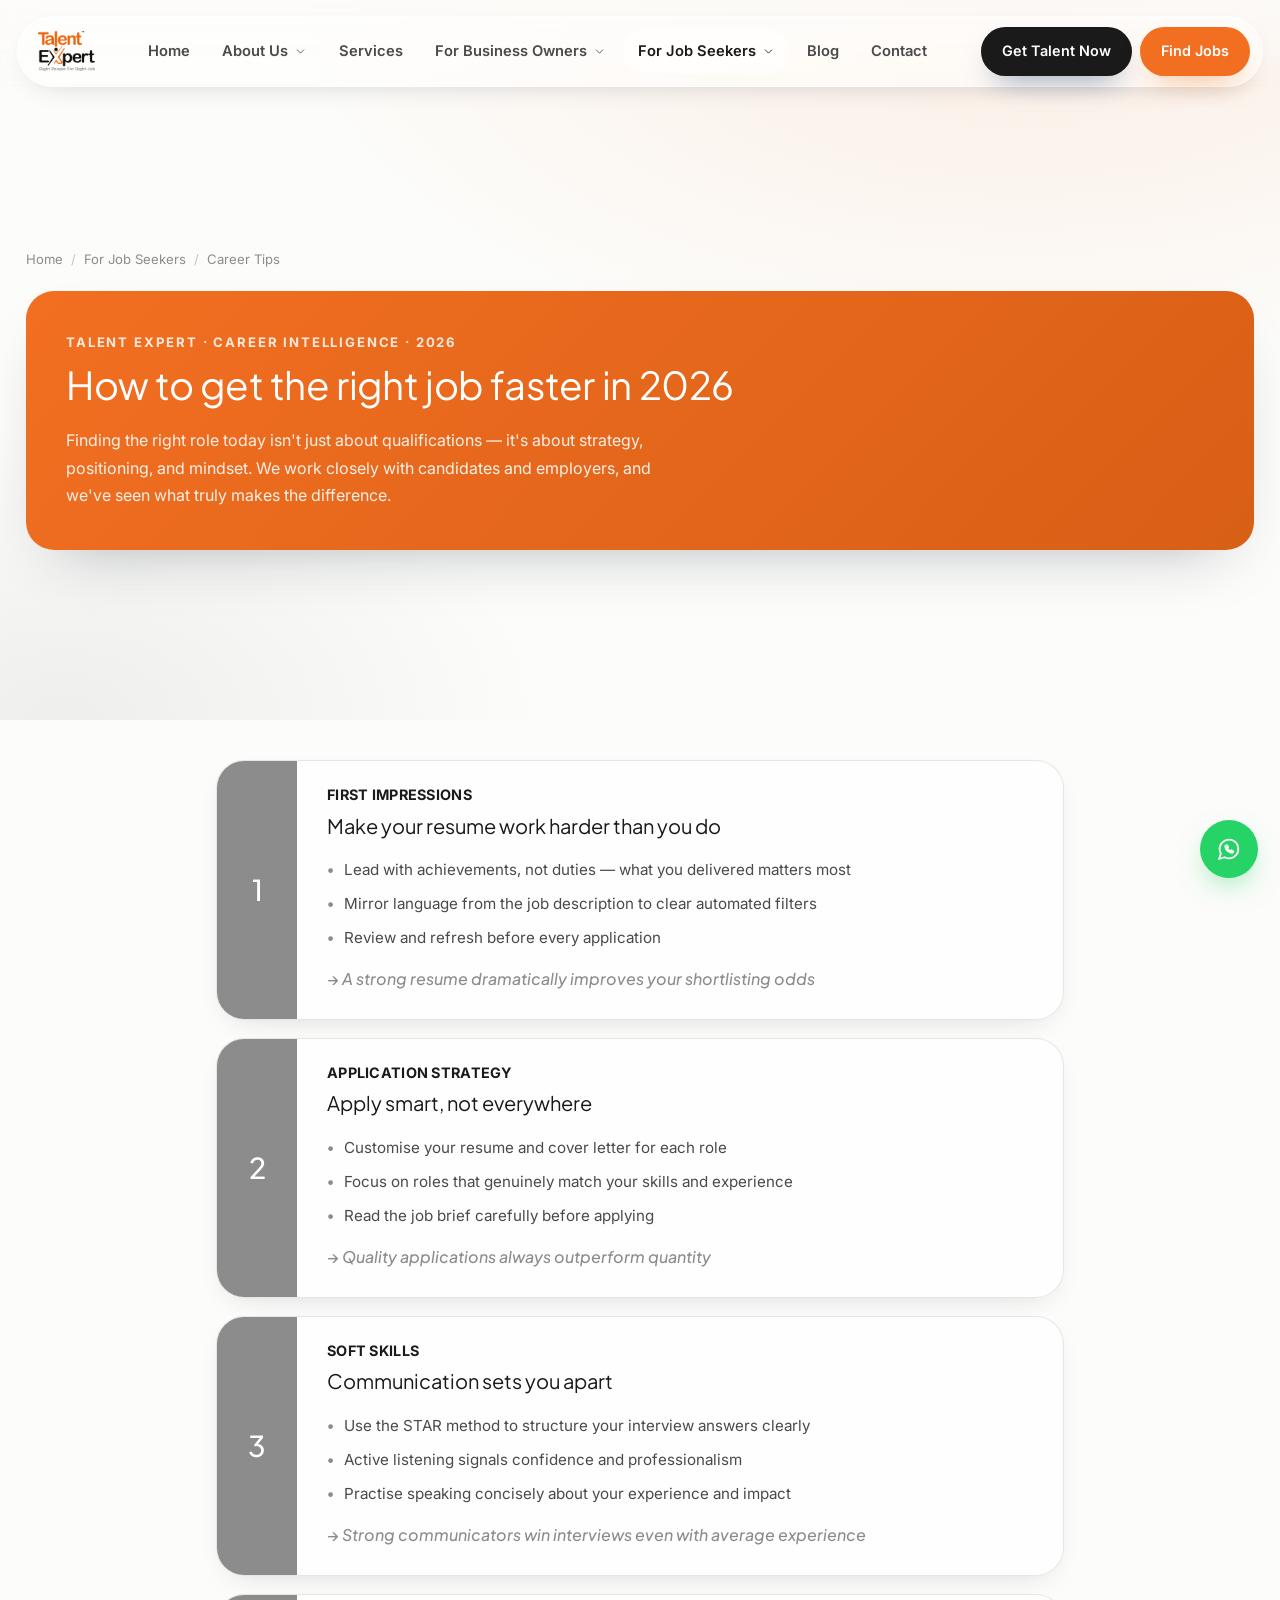
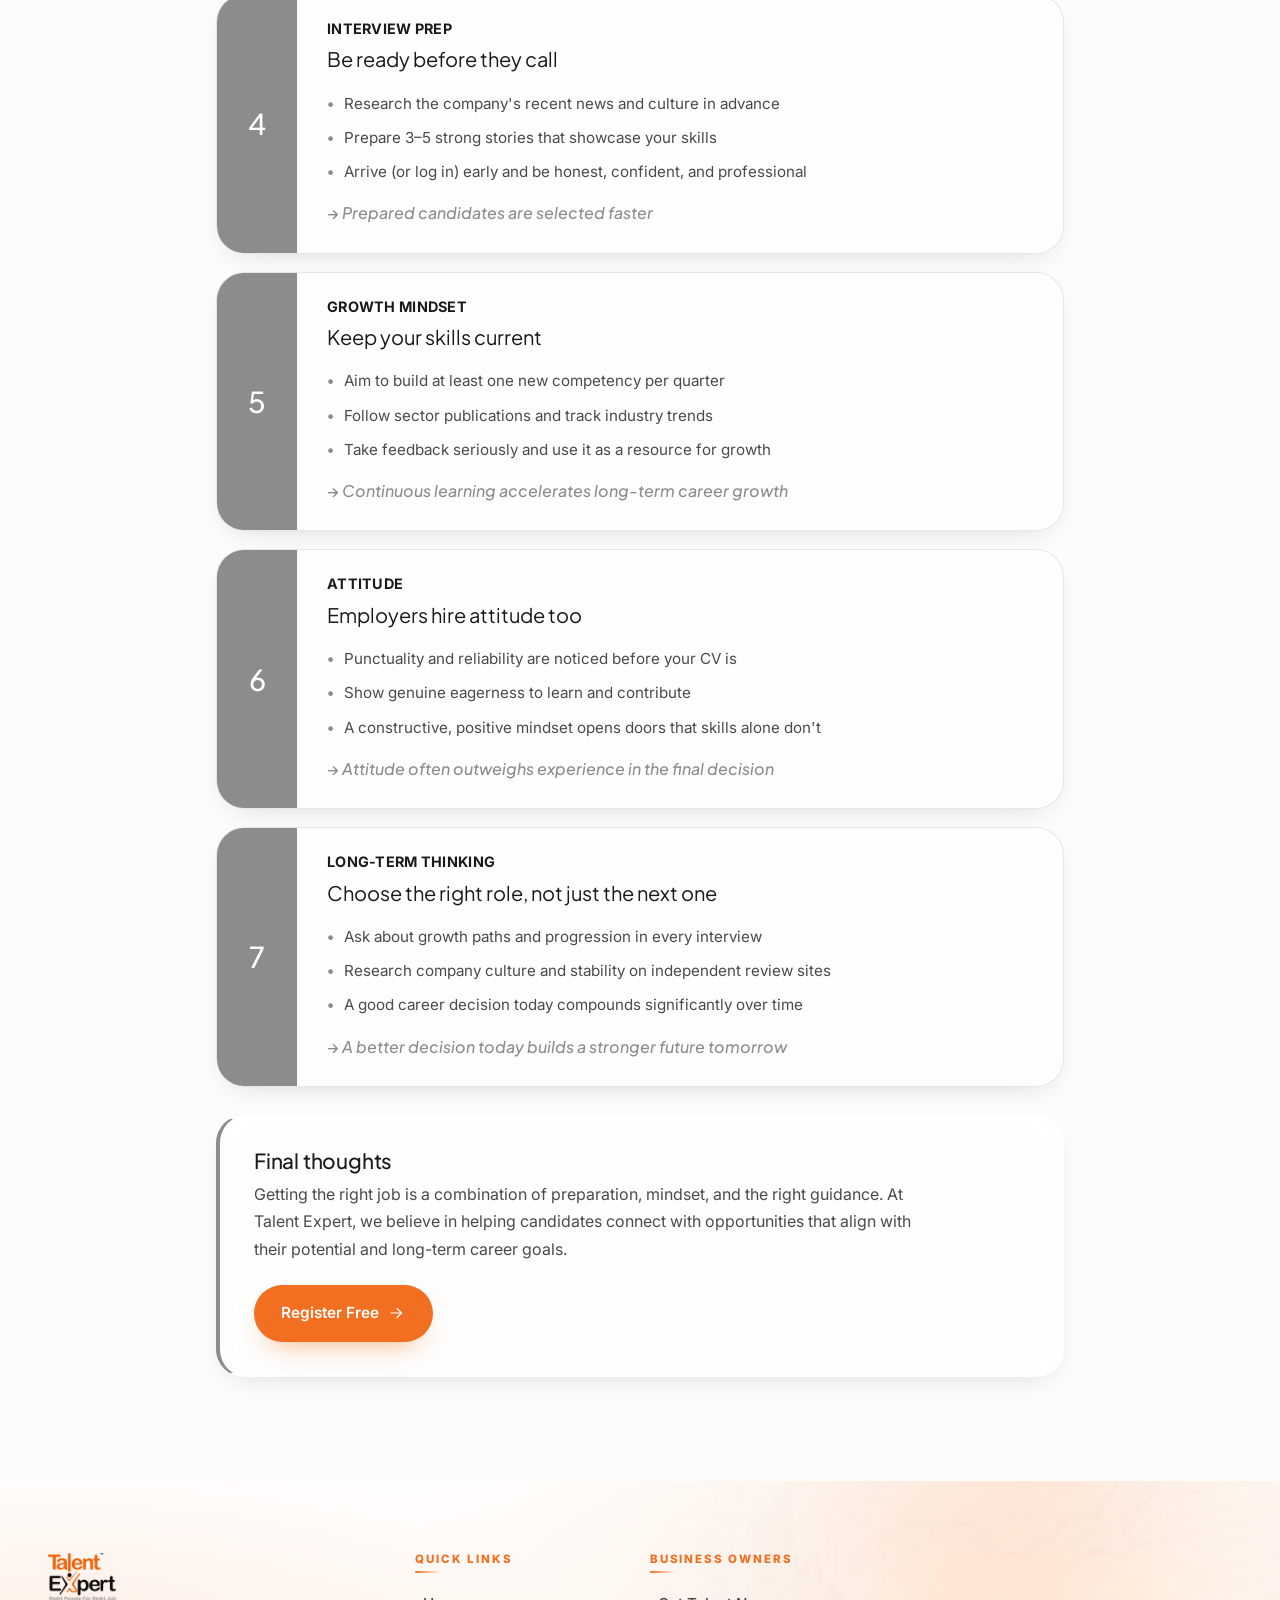
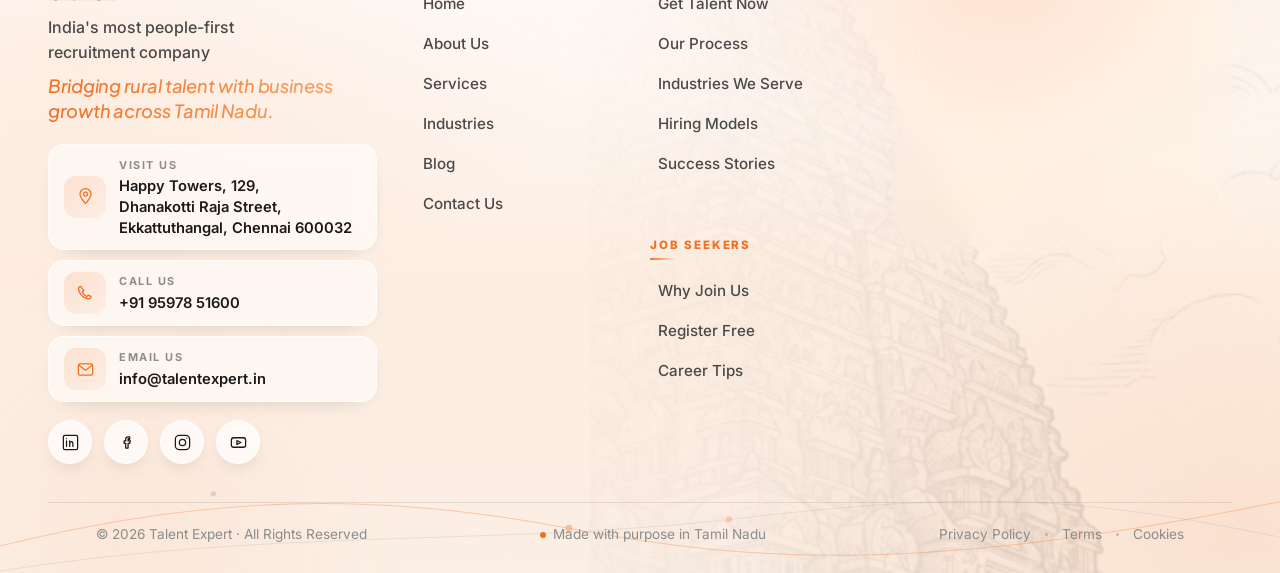
<file: career-tips.html>
<!DOCTYPE html>
<html lang="en">
<head>
<meta charset="UTF-8">
<meta name="viewport" content="width=device-width, initial-scale=1.0">
<title>Career Tips 2026 | How to Get the Right Job Faster | Talent Expert</title>
<meta name="description" content="Practical 2026 career advice from Talent Expert: resume, application strategy, soft skills, interview prep, growth mindset and attitude — get the right job faster.">
<meta name="keywords" content="career guidance Tamil Nadu, career tips freshers, interview preparation India, resume tips">
<link rel="canonical" href="https://www.talentexpert.in/career-tips.html">
<meta property="og:type" content="website">
<meta property="og:title" content="Career Tips 2026 | How to Get the Right Job Faster | Talent Expert">
<meta property="og:description" content="Practical 2026 career advice from Talent Expert: resume, application strategy, soft skills, interview prep, growth mindset and attitude — get the right job faster.">
<meta property="og:url" content="https://www.talentexpert.in/career-tips.html">
<meta property="og:image" content="https://www.talentexpert.in/assets/logos/talent-expert-logo.png">
<meta name="twitter:card" content="summary_large_image">
<link rel="icon" type="image/png" href="assets/logos/favicon.png">
<link rel="preconnect" href="https://fonts.googleapis.com">
<link rel="preconnect" href="https://fonts.gstatic.com" crossorigin>
<link href="https://fonts.googleapis.com/css2?family=Plus+Jakarta+Sans:ital,wght@0,400;0,500;0,600;0,700;0,800;1,400;1,500;1,600&family=Inter:wght@400;500;600;700&display=swap" rel="stylesheet">
<script>(function(){var d=document.documentElement;d.className+=" fonts-loading";var r=function(){d.classList.remove("fonts-loading")};try{if(document.fonts&&document.fonts.ready){document.fonts.ready.then(r)}}catch(e){}setTimeout(r,1200);})();</script>
<link rel="stylesheet" href="css/styles.css?v=64">
</head>
<body data-portal="seeker" data-page="job-seekers">
<header class="nav" id="nav"><div class="nav-inner">
<a class="nav-logo" href="index.html" aria-label="Talent Expert home"><img src="assets/logos/talent-expert-logo.png" alt="Talent Expert — Right People For Right Job"></a>
<nav class="nav-menu" aria-label="Primary">
<div class="nav-item">
<a href="index.html">Home</a>
</div>
<div class="nav-item">
<a href="about.html">About Us <svg class="ic caret"><use href="assets/icons/sprite.svg#i-chevron"/></svg></a>
<div class="mega">
<a class="mega-link" href="about.html#story"><span class="chip b"><svg class="ic"><use href="assets/icons/sprite.svg#i-compass"/></svg></span><span><h5>Our Story</h5><p>Why Talent Expert exists</p></span></a>
<a class="mega-link" href="about.html#vision"><span class="chip g"><svg class="ic"><use href="assets/icons/sprite.svg#i-eye"/></svg></span><span><h5>Vision &amp; Mission</h5><p>From every village, into every industry</p></span></a>
<a class="mega-link" href="about.html#values"><span class="chip o"><svg class="ic"><use href="assets/icons/sprite.svg#i-shield"/></svg></span><span><h5>Core Values</h5><p>What we stand for</p></span></a>
</div>
</div>
<div class="nav-item">
<a href="services.html">Services</a>
</div>
<div class="nav-item">
<a href="employers.html">For Business Owners <svg class="ic caret"><use href="assets/icons/sprite.svg#i-chevron"/></svg></a>
<div class="mega">
<a class="mega-link" href="employers.html#why"><span class="chip b"><svg class="ic"><use href="assets/icons/sprite.svg#i-shield"/></svg></span><span><h5>Why Partner With Us</h5><p>Your on-demand HR department</p></span></a>
<a class="mega-link" href="process.html"><span class="chip o"><svg class="ic"><use href="assets/icons/sprite.svg#i-flow"/></svg></span><span><h5>Our Process</h5><p>7 steps that deliver results</p></span></a>
<a class="mega-link" href="hiring-models.html"><span class="chip g"><svg class="ic"><use href="assets/icons/sprite.svg#i-layers"/></svg></span><span><h5>Hiring Models</h5><p>Raw Placement &middot; Capability Dev.</p></span></a>
<a class="mega-link" href="industries.html"><span class="chip a"><svg class="ic"><use href="assets/icons/sprite.svg#i-factory"/></svg></span><span><h5>Industries We Serve</h5><p>8 high-growth sectors</p></span></a>
<a class="mega-link" href="employers.html#stories"><span class="chip b"><svg class="ic"><use href="assets/icons/sprite.svg#i-star"/></svg></span><span><h5>Success Stories</h5><p>What business leaders say</p></span></a>
<a class="mega-link" href="employers.html#contact"><span class="chip o"><svg class="ic"><use href="assets/icons/sprite.svg#i-target"/></svg></span><span><h5>Get Talent Now</h5><p>Free consultation</p></span></a>
</div>
</div>
<div class="nav-item">
<a href="job-seekers.html" aria-current="page">For Job Seekers <svg class="ic caret"><use href="assets/icons/sprite.svg#i-chevron"/></svg></a>
<div class="mega">
<a class="mega-link" href="job-seekers.html#why"><span class="chip o"><svg class="ic"><use href="assets/icons/sprite.svg#i-heart"/></svg></span><span><h5>Why Join Us</h5><p>We build careers, not just jobs</p></span></a>
<a class="mega-link" href="job-seekers.html#eligibility"><span class="chip g"><svg class="ic"><use href="assets/icons/sprite.svg#i-check"/></svg></span><span><h5>Eligibility</h5><p>Who can apply</p></span></a>
<a class="mega-link" href="job-seekers.html#how"><span class="chip b"><svg class="ic"><use href="assets/icons/sprite.svg#i-flow"/></svg></span><span><h5>How It Works</h5><p>Your career journey</p></span></a>

<a class="mega-link" href="career-tips.html"><span class="chip g"><svg class="ic"><use href="assets/icons/sprite.svg#i-bulb"/></svg></span><span><h5>Career Tips</h5><p>Get the right job faster in 2026</p></span></a>
<a class="mega-link" href="job-seekers.html#register"><span class="chip o"><svg class="ic"><use href="assets/icons/sprite.svg#i-rocket"/></svg></span><span><h5>Register Free</h5><p>Start your career journey</p></span></a>
</div>
</div>
<div class="nav-item">
<a href="blog.html">Blog</a>
</div>
<div class="nav-item">
<a href="contact.html">Contact</a>
</div>
</nav>
<div class="nav-cta"><a class="btn btn-blue" href="employers.html" data-portal-choice="business">Get Talent Now</a><a class="btn btn-orange" href="job-seekers.html" data-portal-choice="jobseeker">Find Jobs</a><button class="burger" onclick="toggleMenu(true)" aria-label="Open menu"><span></span></button></div></div></header>
<div class="mnav" id="mnav"><button class="burger mnav-close" onclick="toggleMenu(false)" aria-label="Close menu"><span></span></button><a href="index.html">Home</a><a href="about.html">About Us</a><a href="services.html">Services</a><a href="employers.html">For Business Owners</a><a href="industries.html" class="sub">Industries We Serve</a><a href="hiring-models.html" class="sub">Hiring Models</a><a href="job-seekers.html">For Job Seekers</a><a href="career-tips.html" class="sub">Career Tips</a><a href="blog.html">Blog</a><a href="contact.html">Contact</a><div class="m-cta"><a class="btn btn-blue" href="employers.html">Get Talent Now</a><a class="btn btn-orange" href="job-seekers.html">Find Jobs</a></div></div>
<section class="hero seeker" id="top"><div class="wrap"><div class="crumb reveal"><a href="index.html">Home</a><span class="sep">/</span><a href="job-seekers.html">For Job Seekers</a><span class="sep">/</span><span>Career Tips</span></div>
<div class="tips-hero reveal"><div class="kick">Talent Expert · Career Intelligence · 2026</div>
<h1>How to get the right job faster in 2026</h1>
<p style="color:rgba(255,255,255,.9);margin-top:12px;max-width:60ch">Finding the right role today isn't just about qualifications — it's about strategy, positioning, and mindset. We work closely with candidates and employers, and we've seen what truly makes the difference.</p></div></div></section>
<section class="section" style="padding-top:40px"><div class="wrap" style="max-width:900px"><div style="display:grid;gap:18px"><div class="tip reveal"><div class="tip-num">1</div>
<div class="tip-body"><h3>First Impressions</h3><div class="sub">Make your resume work harder than you do</div><ul><li>Lead with achievements, not duties — what you delivered matters most</li><li>Mirror language from the job description to clear automated filters</li><li>Review and refresh before every application</li></ul>
<p class="tip-take">→ A strong resume dramatically improves your shortlisting odds</p></div></div><div class="tip reveal"><div class="tip-num">2</div>
<div class="tip-body"><h3>Application Strategy</h3><div class="sub">Apply smart, not everywhere</div><ul><li>Customise your resume and cover letter for each role</li><li>Focus on roles that genuinely match your skills and experience</li><li>Read the job brief carefully before applying</li></ul>
<p class="tip-take">→ Quality applications always outperform quantity</p></div></div><div class="tip reveal"><div class="tip-num">3</div>
<div class="tip-body"><h3>Soft Skills</h3><div class="sub">Communication sets you apart</div><ul><li>Use the STAR method to structure your interview answers clearly</li><li>Active listening signals confidence and professionalism</li><li>Practise speaking concisely about your experience and impact</li></ul>
<p class="tip-take">→ Strong communicators win interviews even with average experience</p></div></div><div class="tip reveal"><div class="tip-num">4</div>
<div class="tip-body"><h3>Interview Prep</h3><div class="sub">Be ready before they call</div><ul><li>Research the company's recent news and culture in advance</li><li>Prepare 3–5 strong stories that showcase your skills</li><li>Arrive (or log in) early and be honest, confident, and professional</li></ul>
<p class="tip-take">→ Prepared candidates are selected faster</p></div></div><div class="tip reveal"><div class="tip-num">5</div>
<div class="tip-body"><h3>Growth Mindset</h3><div class="sub">Keep your skills current</div><ul><li>Aim to build at least one new competency per quarter</li><li>Follow sector publications and track industry trends</li><li>Take feedback seriously and use it as a resource for growth</li></ul>
<p class="tip-take">→ Continuous learning accelerates long-term career growth</p></div></div><div class="tip reveal"><div class="tip-num">6</div>
<div class="tip-body"><h3>Attitude</h3><div class="sub">Employers hire attitude too</div><ul><li>Punctuality and reliability are noticed before your CV is</li><li>Show genuine eagerness to learn and contribute</li><li>A constructive, positive mindset opens doors that skills alone don't</li></ul>
<p class="tip-take">→ Attitude often outweighs experience in the final decision</p></div></div><div class="tip reveal"><div class="tip-num">7</div>
<div class="tip-body"><h3>Long-Term Thinking</h3><div class="sub">Choose the right role, not just the next one</div><ul><li>Ask about growth paths and progression in every interview</li><li>Research company culture and stability on independent review sites</li><li>A good career decision today compounds significantly over time</li></ul>
<p class="tip-take">→ A better decision today builds a stronger future tomorrow</p></div></div></div>
<div class="card reveal" style="padding:34px;margin-top:28px;border-left:4px solid var(--green)">
<h3 style="font-size:1.3rem;font-weight:500;margin-bottom:8px">Final thoughts</h3>
<p>Getting the right job is a combination of preparation, mindset, and the right guidance. At Talent Expert, we believe in helping candidates connect with opportunities that align with their potential and long-term career goals.</p>
<div style="margin-top:22px"><a class="btn btn-orange" href="job-seekers.html#register" data-portal-choice="jobseeker">Register Free <svg class="ic"><use href="assets/icons/sprite.svg#i-arrow"/></svg></a></div></div>
</div></section>
<footer class="site" id="siteFooter">
  <div class="foot-orn" aria-hidden="true">
    <div class="foot-glow"></div>
    <div class="foot-temple"></div>
    <svg viewBox="0 0 1440 200" preserveAspectRatio="none" fill="none">
      <path d="M0 152 C 240 92, 430 92, 640 132 S 1050 182, 1440 102" stroke="#F26F21" stroke-width="1.2" opacity=".55"/>
      <path d="M0 180 C 300 132, 560 152, 820 122 S 1200 92, 1440 142" stroke="#8C8C8C" stroke-width="1" opacity=".35"/>
      <circle cx="640" cy="132" r="4" fill="#F26F21" opacity=".65"/>
      <circle cx="820" cy="122" r="3.5" fill="#F26F21" opacity=".5"/>
      <circle cx="240" cy="93" r="3" fill="#8C8C8C" opacity=".5"/>
    </svg>
  </div>
  <div class="foot-wrap">
    <div class="foot-top">
      <div class="foot-brand reveal">
        <img class="foot-logo" src="assets/logos/talent-expert-logo.png" alt="Talent Expert — Right People For Right Job">
        <p class="foot-msg"><span class="fm-1">India's most people-first recruitment company</span><span class="fm-2">Bridging rural talent with business growth across Tamil&nbsp;Nadu.</span></p>
        <div class="foot-cards">
          <a class="foot-card" href="https://www.google.com/maps/search/?api=1&amp;query=Happy+Towers+129+Dhanakotti+Raja+Street+Ekkattuthangal+Chennai+600032" target="_blank" rel="noopener">
            <span class="fc-ic"><svg class="ic"><use href="assets/icons/sprite.svg#i-pin"/></svg></span>
            <span><span class="fc-t">Visit Us</span><span class="fc-v">Happy Towers, 129, <span class="nb">Dhanakotti Raja Street</span>, <span class="nb">Ekkattuthangal</span>, <span class="nb">Chennai&nbsp;600032</span></span></span>
          </a>
          <a class="foot-card" href="tel:+919597851600">
            <span class="fc-ic"><svg class="ic"><use href="assets/icons/sprite.svg#i-phone"/></svg></span>
            <span><span class="fc-t">Call Us</span><span class="fc-v">+91 95978 51600</span></span>
          </a>
          <a class="foot-card" href="mailto:info@talentexpert.in">
            <span class="fc-ic"><svg class="ic"><use href="assets/icons/sprite.svg#i-mail"/></svg></span>
            <span><span class="fc-t">Email Us</span><span class="fc-v">info@talentexpert.in</span></span>
          </a>
        </div>
        <div class="foot-social">
          <a href="https://www.linkedin.com/company/talentexpert-in" aria-label="LinkedIn" target="_blank" rel="noopener"><svg class="ic"><use href="assets/icons/sprite.svg#i-linkedin"/></svg></a>
          <a href="https://www.facebook.com/talentexpert.in" aria-label="Facebook" target="_blank" rel="noopener"><svg class="ic"><use href="assets/icons/sprite.svg#i-facebook"/></svg></a>
          <a href="https://www.instagram.com/talentexpert.in" aria-label="Instagram" target="_blank" rel="noopener"><svg class="ic"><use href="assets/icons/sprite.svg#i-instagram"/></svg></a>
          <a href="https://www.youtube.com/@talentexpert" aria-label="YouTube" target="_blank" rel="noopener"><svg class="ic"><use href="assets/icons/sprite.svg#i-youtube"/></svg></a>
        </div>
      </div>
      <nav class="foot-menus" aria-label="Footer">
        <div class="foot-group reveal d1">
          <h4>Quick Links</h4>
          <ul>
            <li><a href="index.html">Home</a></li>
            <li><a href="about.html">About Us</a></li>
            <li><a href="services.html">Services</a></li>
            <li><a href="industries.html">Industries</a></li>
            <li><a href="blog.html">Blog</a></li>
            <li><a href="contact.html">Contact Us</a></li>
          </ul>
        </div>
        <div class="foot-group reveal d2">
          <h4>Business Owners</h4>
          <ul>
            <li><a href="employers.html#contact">Get Talent Now</a></li>
            <li><a href="process.html">Our Process</a></li>
            <li><a href="industries.html">Industries We Serve</a></li>
            <li><a href="hiring-models.html">Hiring Models</a></li>
            <li><a href="employers.html#stories">Success Stories</a></li>
          </ul>
        </div>
        <div class="foot-group reveal d3">
          <h4>Job Seekers</h4>
          <ul>
            <li><a href="job-seekers.html#why">Why Join Us</a></li>
            <li><a href="job-seekers.html#register">Register Free</a></li>
            <li><a href="career-tips.html">Career Tips</a></li>
          </ul>
        </div>
      </nav>
      <div class="foot-news reveal d4">
        <div class="news-card">
          <h4>Stay in the loop</h4>
          <p>Hiring tips &amp; job-market insights from Tamil&nbsp;Nadu — thoughtfully sent, never spammy</p>
          <form class="news-form" data-formspree action="https://formspree.io/f/mzdlnrre" data-success="You're subscribed — watch your inbox">
            <input class="news-input" type="email" name="email" placeholder="Your email address" aria-label="Email address" required>
            <button class="news-btn magnetic" type="submit">Subscribe <svg class="ic"><use href="assets/icons/sprite.svg#i-arrow"/></svg></button>
            <p class="form-msg"></p>
          </form>
        </div>
      </div>
    </div>
    <div class="foot-bottom reveal d5">
      <span class="fb-left">&copy; <span id="year">2026</span> Talent Expert &middot; All Rights Reserved</span>
      <span class="fb-mid">Made with purpose in Tamil&nbsp;Nadu</span>
      <span class="fb-right"><a href="privacy.html">Privacy Policy</a><span class="dot"></span><a href="terms.html">Terms</a><span class="dot"></span><a href="privacy.html#cookies">Cookies</a></span>
    </div>
  </div>
</footer>
<a class="wa-float" href="https://wa.me/919597851600" aria-label="Chat on WhatsApp" target="_blank" rel="noopener"><svg class="ic"><use href="assets/icons/sprite.svg#i-whatsapp"/></svg></a>
<script src="js/main.js?v=24"></script></body></html>
</file>
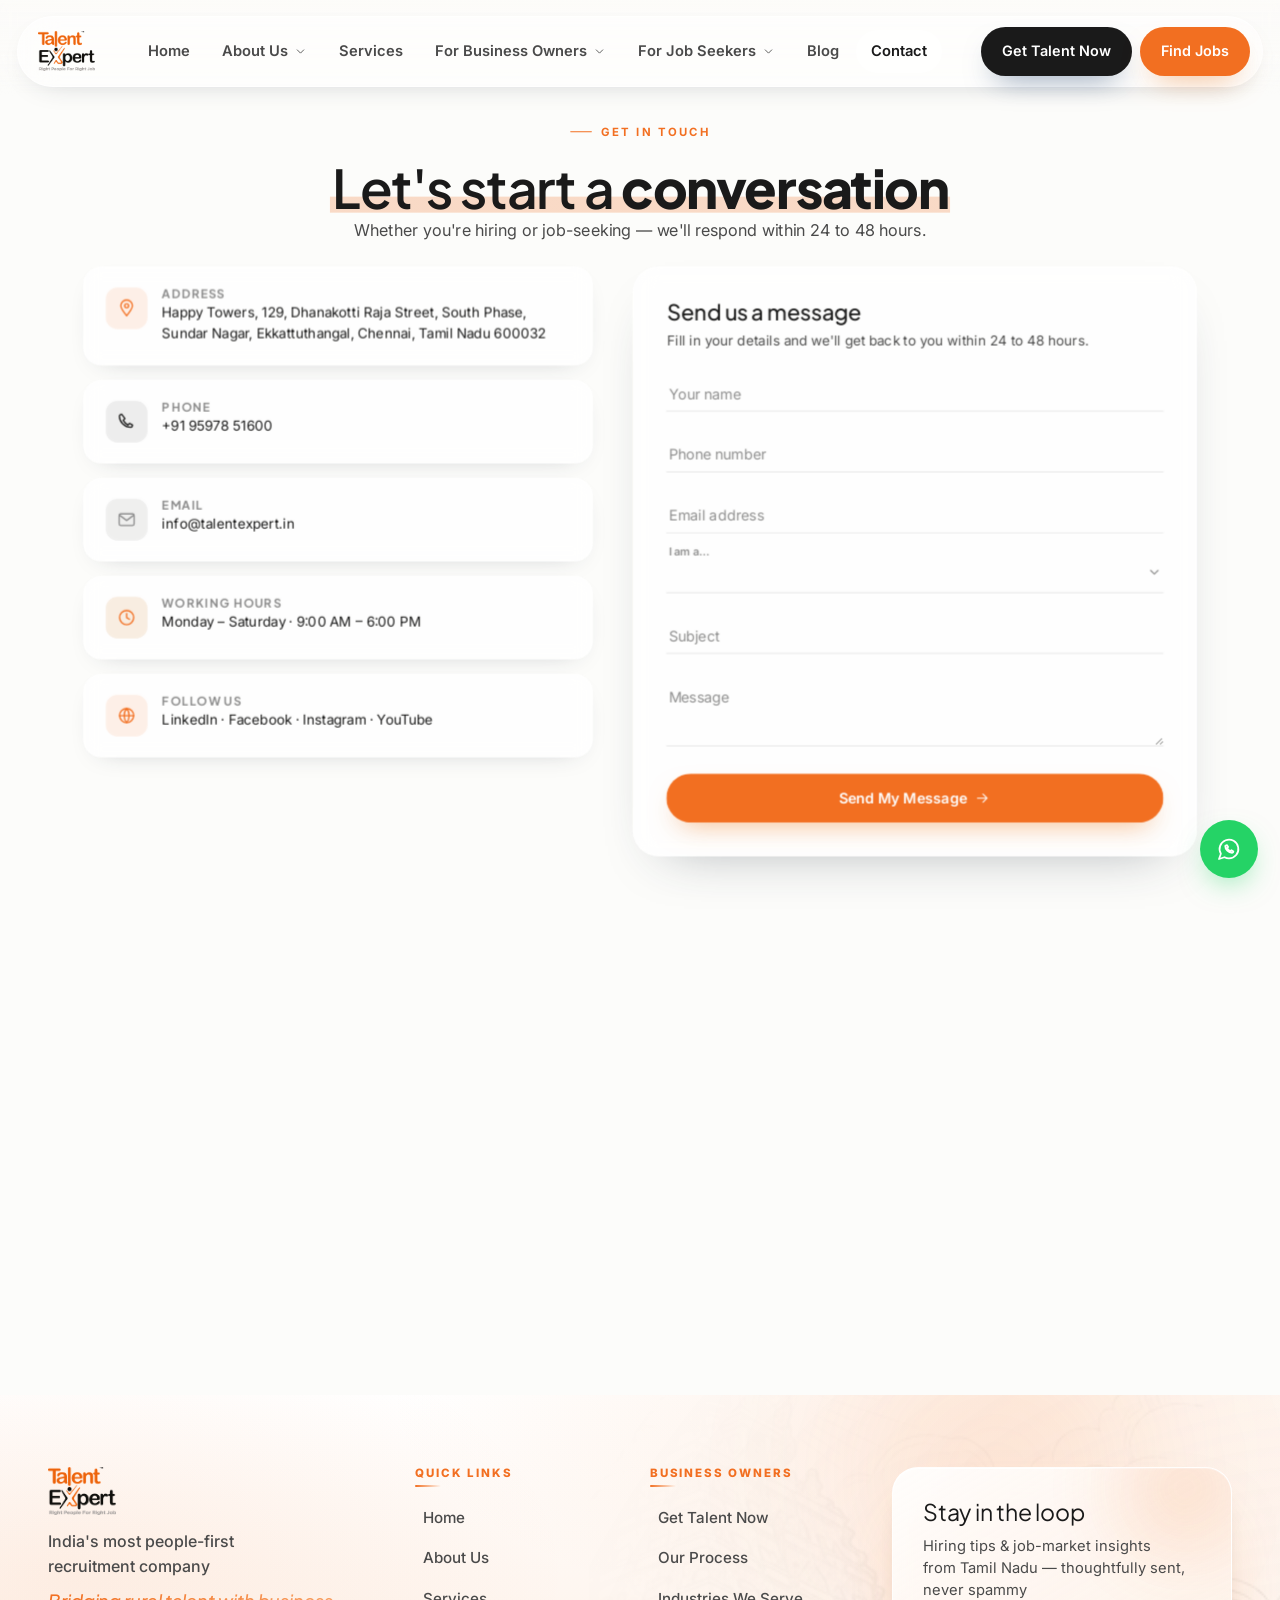
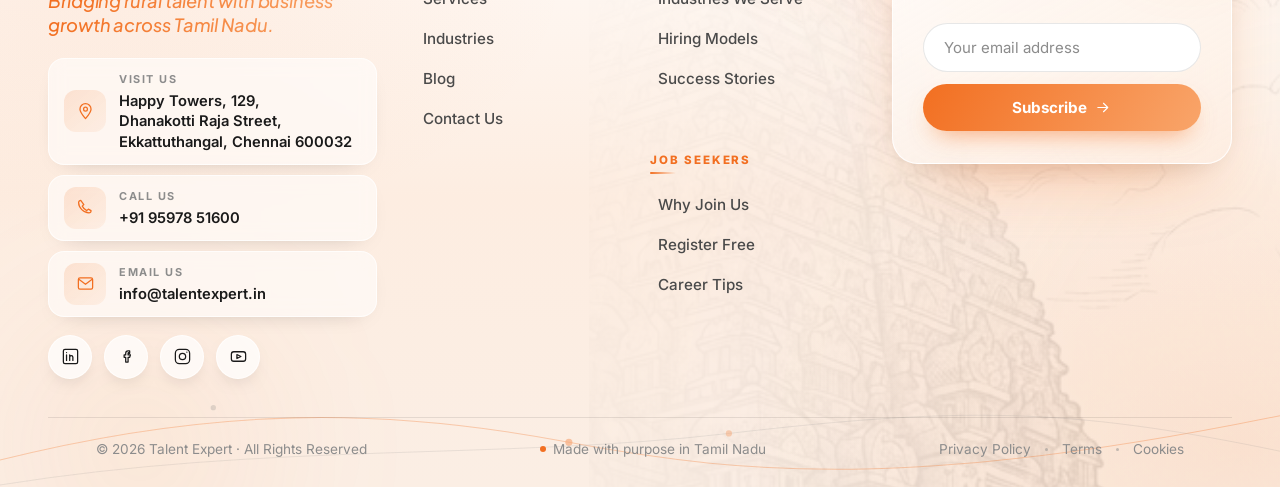
<file: contact.html>
<!DOCTYPE html>
<html lang="en">
<head>
<meta charset="UTF-8">
<meta name="viewport" content="width=device-width, initial-scale=1.0">
<title>Contact Talent Expert | Recruitment Agency in Chennai, Tamil Nadu</title>
<meta name="description" content="Get in touch with Talent Expert. Call +91 95978 51600 or email info@talentexpert.in. Recruitment and placement across Tamil Nadu. Response within 24 to 48 hours.">
<meta name="keywords" content="recruitment agency Tamil Nadu contact, HR company Chennai, Talent Expert contact">
<link rel="canonical" href="https://www.talentexpert.in/contact.html">
<meta property="og:type" content="website">
<meta property="og:title" content="Contact Talent Expert | Recruitment Agency in Chennai, Tamil Nadu">
<meta property="og:description" content="Get in touch with Talent Expert. Call +91 95978 51600 or email info@talentexpert.in. Recruitment and placement across Tamil Nadu. Response within 24 to 48 hours.">
<meta property="og:url" content="https://www.talentexpert.in/contact.html">
<meta property="og:image" content="https://www.talentexpert.in/assets/logos/talent-expert-logo.png">
<meta name="twitter:card" content="summary_large_image">
<link rel="icon" type="image/png" href="assets/logos/favicon.png">
<link rel="preconnect" href="https://fonts.googleapis.com">
<link rel="preconnect" href="https://fonts.gstatic.com" crossorigin>
<link href="https://fonts.googleapis.com/css2?family=Plus+Jakarta+Sans:ital,wght@0,400;0,500;0,600;0,700;0,800;1,400;1,500;1,600&family=Inter:wght@400;500;600;700&display=swap" rel="stylesheet">
<script>(function(){var d=document.documentElement;d.className+=" fonts-loading";var r=function(){d.classList.remove("fonts-loading")};try{if(document.fonts&&document.fonts.ready){document.fonts.ready.then(r)}}catch(e){}setTimeout(r,1200);})();</script>
<link rel="stylesheet" href="css/styles.css?v=64">
</head>
<body data-page="contact">
<header class="nav" id="nav"><div class="nav-inner">
<a class="nav-logo" href="index.html" aria-label="Talent Expert home"><img src="assets/logos/talent-expert-logo.png" alt="Talent Expert — Right People For Right Job"></a>
<nav class="nav-menu" aria-label="Primary">
<div class="nav-item">
<a href="index.html">Home</a>
</div>
<div class="nav-item">
<a href="about.html">About Us <svg class="ic caret"><use href="assets/icons/sprite.svg#i-chevron"/></svg></a>
<div class="mega">
<a class="mega-link" href="about.html#story"><span class="chip b"><svg class="ic"><use href="assets/icons/sprite.svg#i-compass"/></svg></span><span><h5>Our Story</h5><p>Why Talent Expert exists</p></span></a>
<a class="mega-link" href="about.html#vision"><span class="chip g"><svg class="ic"><use href="assets/icons/sprite.svg#i-eye"/></svg></span><span><h5>Vision &amp; Mission</h5><p>From every village, into every industry</p></span></a>
<a class="mega-link" href="about.html#values"><span class="chip o"><svg class="ic"><use href="assets/icons/sprite.svg#i-shield"/></svg></span><span><h5>Core Values</h5><p>What we stand for</p></span></a>
</div>
</div>
<div class="nav-item">
<a href="services.html">Services</a>
</div>
<div class="nav-item">
<a href="employers.html">For Business Owners <svg class="ic caret"><use href="assets/icons/sprite.svg#i-chevron"/></svg></a>
<div class="mega">
<a class="mega-link" href="employers.html#why"><span class="chip b"><svg class="ic"><use href="assets/icons/sprite.svg#i-shield"/></svg></span><span><h5>Why Partner With Us</h5><p>Your on-demand HR department</p></span></a>
<a class="mega-link" href="process.html"><span class="chip o"><svg class="ic"><use href="assets/icons/sprite.svg#i-flow"/></svg></span><span><h5>Our Process</h5><p>7 steps that deliver results</p></span></a>
<a class="mega-link" href="hiring-models.html"><span class="chip g"><svg class="ic"><use href="assets/icons/sprite.svg#i-layers"/></svg></span><span><h5>Hiring Models</h5><p>Raw Placement &middot; Capability Dev.</p></span></a>
<a class="mega-link" href="industries.html"><span class="chip a"><svg class="ic"><use href="assets/icons/sprite.svg#i-factory"/></svg></span><span><h5>Industries We Serve</h5><p>8 high-growth sectors</p></span></a>
<a class="mega-link" href="employers.html#stories"><span class="chip b"><svg class="ic"><use href="assets/icons/sprite.svg#i-star"/></svg></span><span><h5>Success Stories</h5><p>What business leaders say</p></span></a>
<a class="mega-link" href="employers.html#contact"><span class="chip o"><svg class="ic"><use href="assets/icons/sprite.svg#i-target"/></svg></span><span><h5>Get Talent Now</h5><p>Free consultation</p></span></a>
</div>
</div>
<div class="nav-item">
<a href="job-seekers.html">For Job Seekers <svg class="ic caret"><use href="assets/icons/sprite.svg#i-chevron"/></svg></a>
<div class="mega">
<a class="mega-link" href="job-seekers.html#why"><span class="chip o"><svg class="ic"><use href="assets/icons/sprite.svg#i-heart"/></svg></span><span><h5>Why Join Us</h5><p>We build careers, not just jobs</p></span></a>
<a class="mega-link" href="job-seekers.html#eligibility"><span class="chip g"><svg class="ic"><use href="assets/icons/sprite.svg#i-check"/></svg></span><span><h5>Eligibility</h5><p>Who can apply</p></span></a>
<a class="mega-link" href="job-seekers.html#how"><span class="chip b"><svg class="ic"><use href="assets/icons/sprite.svg#i-flow"/></svg></span><span><h5>How It Works</h5><p>Your career journey</p></span></a>

<a class="mega-link" href="career-tips.html"><span class="chip g"><svg class="ic"><use href="assets/icons/sprite.svg#i-bulb"/></svg></span><span><h5>Career Tips</h5><p>Get the right job faster in 2026</p></span></a>
<a class="mega-link" href="job-seekers.html#register"><span class="chip o"><svg class="ic"><use href="assets/icons/sprite.svg#i-rocket"/></svg></span><span><h5>Register Free</h5><p>Start your career journey</p></span></a>
</div>
</div>
<div class="nav-item">
<a href="blog.html">Blog</a>
</div>
<div class="nav-item">
<a href="contact.html" aria-current="page">Contact</a>
</div>
</nav>
<div class="nav-cta"><a class="btn btn-blue" href="employers.html" data-portal-choice="business">Get Talent Now</a><a class="btn btn-orange" href="job-seekers.html" data-portal-choice="jobseeker">Find Jobs</a><button class="burger" onclick="toggleMenu(true)" aria-label="Open menu"><span></span></button></div></div></header>
<div class="mnav" id="mnav"><button class="burger mnav-close" onclick="toggleMenu(false)" aria-label="Close menu"><span></span></button><a href="index.html">Home</a><a href="about.html">About Us</a><a href="services.html">Services</a><a href="employers.html">For Business Owners</a><a href="industries.html" class="sub">Industries We Serve</a><a href="hiring-models.html" class="sub">Hiring Models</a><a href="job-seekers.html">For Job Seekers</a><a href="career-tips.html" class="sub">Career Tips</a><a href="blog.html">Blog</a><a href="contact.html">Contact</a><div class="m-cta"><a class="btn btn-blue" href="employers.html">Get Talent Now</a><a class="btn btn-orange" href="job-seekers.html">Find Jobs</a></div></div>
<section class="section" id="reach">
<div class="wrap"><div class="crumb reveal"><a href="index.html">Home</a><span class="sep">/</span><span>Contact Us</span></div>
<div class="sec-head center"><span class="eyebrow">Get in Touch</span>
<h1 class="display"><span class="hl-mark">Let's start a <em>conversation</em></span></h1>
<p class="lead">Whether you're hiring or job-seeking — we'll respond within 24 to 48 hours.</p></div>
<div class="contact-grid">
<div class="contact-cards reveal">
<div class="cc"><span class="chip o"><svg class="ic"><use href="assets/icons/sprite.svg#i-pin"/></svg></span><div><h4>Address</h4><p>Happy Towers, 129, Dhanakotti Raja Street, South Phase, Sundar Nagar, Ekkattuthangal, Chennai, Tamil Nadu 600032</p></div></div>
<div class="cc"><span class="chip b"><svg class="ic"><use href="assets/icons/sprite.svg#i-phone"/></svg></span><div><h4>Phone</h4><p><a href="tel:+919597851600">+91 95978 51600</a></p></div></div>
<div class="cc"><span class="chip g"><svg class="ic"><use href="assets/icons/sprite.svg#i-mail"/></svg></span><div><h4>Email</h4><p><a href="mailto:info@talentexpert.in">info@talentexpert.in</a></p></div></div>
<div class="cc"><span class="chip a"><svg class="ic"><use href="assets/icons/sprite.svg#i-clock"/></svg></span><div><h4>Working Hours</h4><p>Monday – Saturday · 9:00 AM – 6:00 PM</p></div></div>
<div class="cc"><span class="chip o"><svg class="ic"><use href="assets/icons/sprite.svg#i-globe"/></svg></span><div><h4>Follow Us</h4><p><a href="https://www.linkedin.com/company/talentexpert-in">LinkedIn</a> · <a href="https://www.facebook.com/talentexpert.in">Facebook</a> · <a href="https://www.instagram.com/talentexpert.in">Instagram</a> · YouTube</p></div></div>
</div>
<div class="form-card reveal d1">
<h2 style="font-size:1.5rem;font-weight:500;margin-bottom:6px">Send us a message</h2>
<p style="font-size:.94rem;margin-bottom:20px">Fill in your details and we'll get back to you within 24 to 48 hours.</p>
<form data-formspree action="https://formspree.io/f/mzdlnrre" data-success="Thanks {name}! Your message has been sent — we'll be in touch within 24 to 48 hours.">
<input type="hidden" name="_subject" value="New website enquiry — Talent Expert">
<div class="fld"><input type="text" name="name" placeholder=" " required><label>Your name</label></div>
<div class="fld"><input type="tel" name="phone" placeholder=" " required><label>Phone number</label></div>
<div class="fld"><input type="email" name="email" placeholder=" " required><label>Email address</label></div>
<div class="fld"><select name="i_am_a" required><option value="" disabled selected></option><option>Business Owner</option><option>Job Seeker</option><option>Other</option></select><label>I am a…</label></div>
<div class="fld"><input type="text" name="subject" placeholder=" " required><label>Subject</label></div>
<div class="fld"><textarea name="message" placeholder=" " required></textarea><label>Message</label></div>
<button class="btn btn-orange lg" type="submit" style="width:100%;justify-content:center">Send My Message <svg class="ic"><use href="assets/icons/sprite.svg#i-arrow"/></svg></button>
<p class="form-msg"></p></form></div></div></div></section>
<footer class="site" id="siteFooter">
  <div class="foot-orn" aria-hidden="true">
    <div class="foot-glow"></div>
    <div class="foot-temple"></div>
    <svg viewBox="0 0 1440 200" preserveAspectRatio="none" fill="none">
      <path d="M0 152 C 240 92, 430 92, 640 132 S 1050 182, 1440 102" stroke="#F26F21" stroke-width="1.2" opacity=".55"/>
      <path d="M0 180 C 300 132, 560 152, 820 122 S 1200 92, 1440 142" stroke="#8C8C8C" stroke-width="1" opacity=".35"/>
      <circle cx="640" cy="132" r="4" fill="#F26F21" opacity=".65"/>
      <circle cx="820" cy="122" r="3.5" fill="#F26F21" opacity=".5"/>
      <circle cx="240" cy="93" r="3" fill="#8C8C8C" opacity=".5"/>
    </svg>
  </div>
  <div class="foot-wrap">
    <div class="foot-top">
      <div class="foot-brand reveal">
        <img class="foot-logo" src="assets/logos/talent-expert-logo.png" alt="Talent Expert — Right People For Right Job">
        <p class="foot-msg"><span class="fm-1">India's most people-first recruitment company</span><span class="fm-2">Bridging rural talent with business growth across Tamil&nbsp;Nadu.</span></p>
        <div class="foot-cards">
          <a class="foot-card" href="https://www.google.com/maps/search/?api=1&amp;query=Happy+Towers+129+Dhanakotti+Raja+Street+Ekkattuthangal+Chennai+600032" target="_blank" rel="noopener">
            <span class="fc-ic"><svg class="ic"><use href="assets/icons/sprite.svg#i-pin"/></svg></span>
            <span><span class="fc-t">Visit Us</span><span class="fc-v">Happy Towers, 129, <span class="nb">Dhanakotti Raja Street</span>, <span class="nb">Ekkattuthangal</span>, <span class="nb">Chennai&nbsp;600032</span></span></span>
          </a>
          <a class="foot-card" href="tel:+919597851600">
            <span class="fc-ic"><svg class="ic"><use href="assets/icons/sprite.svg#i-phone"/></svg></span>
            <span><span class="fc-t">Call Us</span><span class="fc-v">+91 95978 51600</span></span>
          </a>
          <a class="foot-card" href="mailto:info@talentexpert.in">
            <span class="fc-ic"><svg class="ic"><use href="assets/icons/sprite.svg#i-mail"/></svg></span>
            <span><span class="fc-t">Email Us</span><span class="fc-v">info@talentexpert.in</span></span>
          </a>
        </div>
        <div class="foot-social">
          <a href="https://www.linkedin.com/company/talentexpert-in" aria-label="LinkedIn" target="_blank" rel="noopener"><svg class="ic"><use href="assets/icons/sprite.svg#i-linkedin"/></svg></a>
          <a href="https://www.facebook.com/talentexpert.in" aria-label="Facebook" target="_blank" rel="noopener"><svg class="ic"><use href="assets/icons/sprite.svg#i-facebook"/></svg></a>
          <a href="https://www.instagram.com/talentexpert.in" aria-label="Instagram" target="_blank" rel="noopener"><svg class="ic"><use href="assets/icons/sprite.svg#i-instagram"/></svg></a>
          <a href="https://www.youtube.com/@talentexpert" aria-label="YouTube" target="_blank" rel="noopener"><svg class="ic"><use href="assets/icons/sprite.svg#i-youtube"/></svg></a>
        </div>
      </div>
      <nav class="foot-menus" aria-label="Footer">
        <div class="foot-group reveal d1">
          <h4>Quick Links</h4>
          <ul>
            <li><a href="index.html">Home</a></li>
            <li><a href="about.html">About Us</a></li>
            <li><a href="services.html">Services</a></li>
            <li><a href="industries.html">Industries</a></li>
            <li><a href="blog.html">Blog</a></li>
            <li><a href="contact.html">Contact Us</a></li>
          </ul>
        </div>
        <div class="foot-group reveal d2">
          <h4>Business Owners</h4>
          <ul>
            <li><a href="employers.html#contact">Get Talent Now</a></li>
            <li><a href="process.html">Our Process</a></li>
            <li><a href="industries.html">Industries We Serve</a></li>
            <li><a href="hiring-models.html">Hiring Models</a></li>
            <li><a href="employers.html#stories">Success Stories</a></li>
          </ul>
        </div>
        <div class="foot-group reveal d3">
          <h4>Job Seekers</h4>
          <ul>
            <li><a href="job-seekers.html#why">Why Join Us</a></li>
            <li><a href="job-seekers.html#register">Register Free</a></li>
            <li><a href="career-tips.html">Career Tips</a></li>
          </ul>
        </div>
      </nav>
      <div class="foot-news reveal d4">
        <div class="news-card">
          <h4>Stay in the loop</h4>
          <p>Hiring tips &amp; job-market insights from Tamil&nbsp;Nadu — thoughtfully sent, never spammy</p>
          <form class="news-form" data-formspree action="https://formspree.io/f/mzdlnrre" data-success="You're subscribed — watch your inbox">
            <input class="news-input" type="email" name="email" placeholder="Your email address" aria-label="Email address" required>
            <button class="news-btn magnetic" type="submit">Subscribe <svg class="ic"><use href="assets/icons/sprite.svg#i-arrow"/></svg></button>
            <p class="form-msg"></p>
          </form>
        </div>
      </div>
    </div>
    <div class="foot-bottom reveal d5">
      <span class="fb-left">&copy; <span id="year">2026</span> Talent Expert &middot; All Rights Reserved</span>
      <span class="fb-mid">Made with purpose in Tamil&nbsp;Nadu</span>
      <span class="fb-right"><a href="privacy.html">Privacy Policy</a><span class="dot"></span><a href="terms.html">Terms</a><span class="dot"></span><a href="privacy.html#cookies">Cookies</a></span>
    </div>
  </div>
</footer>
<a class="wa-float" href="https://wa.me/919597851600" aria-label="Chat on WhatsApp" target="_blank" rel="noopener"><svg class="ic"><use href="assets/icons/sprite.svg#i-whatsapp"/></svg></a>
<script src="js/vendor/gsap.min.js"></script>
<script src="js/vendor/ScrollTrigger.min.js"></script>
<script src="js/vendor/lenis.min.js"></script>
<script src="js/main.js?v=24"></script>
<script>
/* Contact page: Lenis smooth scroll synced to GSAP ScrollTrigger so the "Get in Touch"
   chapter pins & reveals like every other page (shared TEChapter engine in main.js). */
(function(){
  var hasGSAP = typeof window.gsap !== 'undefined' && typeof window.ScrollTrigger !== 'undefined';
  if(hasGSAP){ gsap.registerPlugin(ScrollTrigger); gsap.config({ nullTargetWarn:false }); ScrollTrigger.config({ ignoreMobileResize:true }); }
  if(matchMedia('(min-width:901px)').matches && matchMedia('(prefers-reduced-motion:no-preference)').matches && typeof window.Lenis !== 'undefined'){
    var lenis = new Lenis({ lerp:0.07, smoothWheel:true, wheelMultiplier:1, touchMultiplier:1.5 });
    if(hasGSAP){ lenis.on('scroll', ScrollTrigger.update); gsap.ticker.add(function(t){ lenis.raf(t * 1000); }); gsap.ticker.lagSmoothing(0); }
    else { (function raf(time){ lenis.raf(time); requestAnimationFrame(raf); })(0); }
    window.__lenis = lenis;
  }
  /* Pin & reveal: heading floats up first, then the info cards + form appear together. */
  if(typeof window.TEChapter === 'function'){
    window.TEChapter([{ sec:'#reach', head:'.sec-head', items:'.contact-cards, .form-card', pin:true, hold:0.55 }]);
  }
  if(hasGSAP){
    ScrollTrigger.refresh();
    if(document.fonts && document.fonts.ready){ document.fonts.ready.then(function(){ ScrollTrigger.refresh(); }); }
    addEventListener('load', function(){ ScrollTrigger.refresh(); });
  }
})();
</script>
</body></html>
</file>
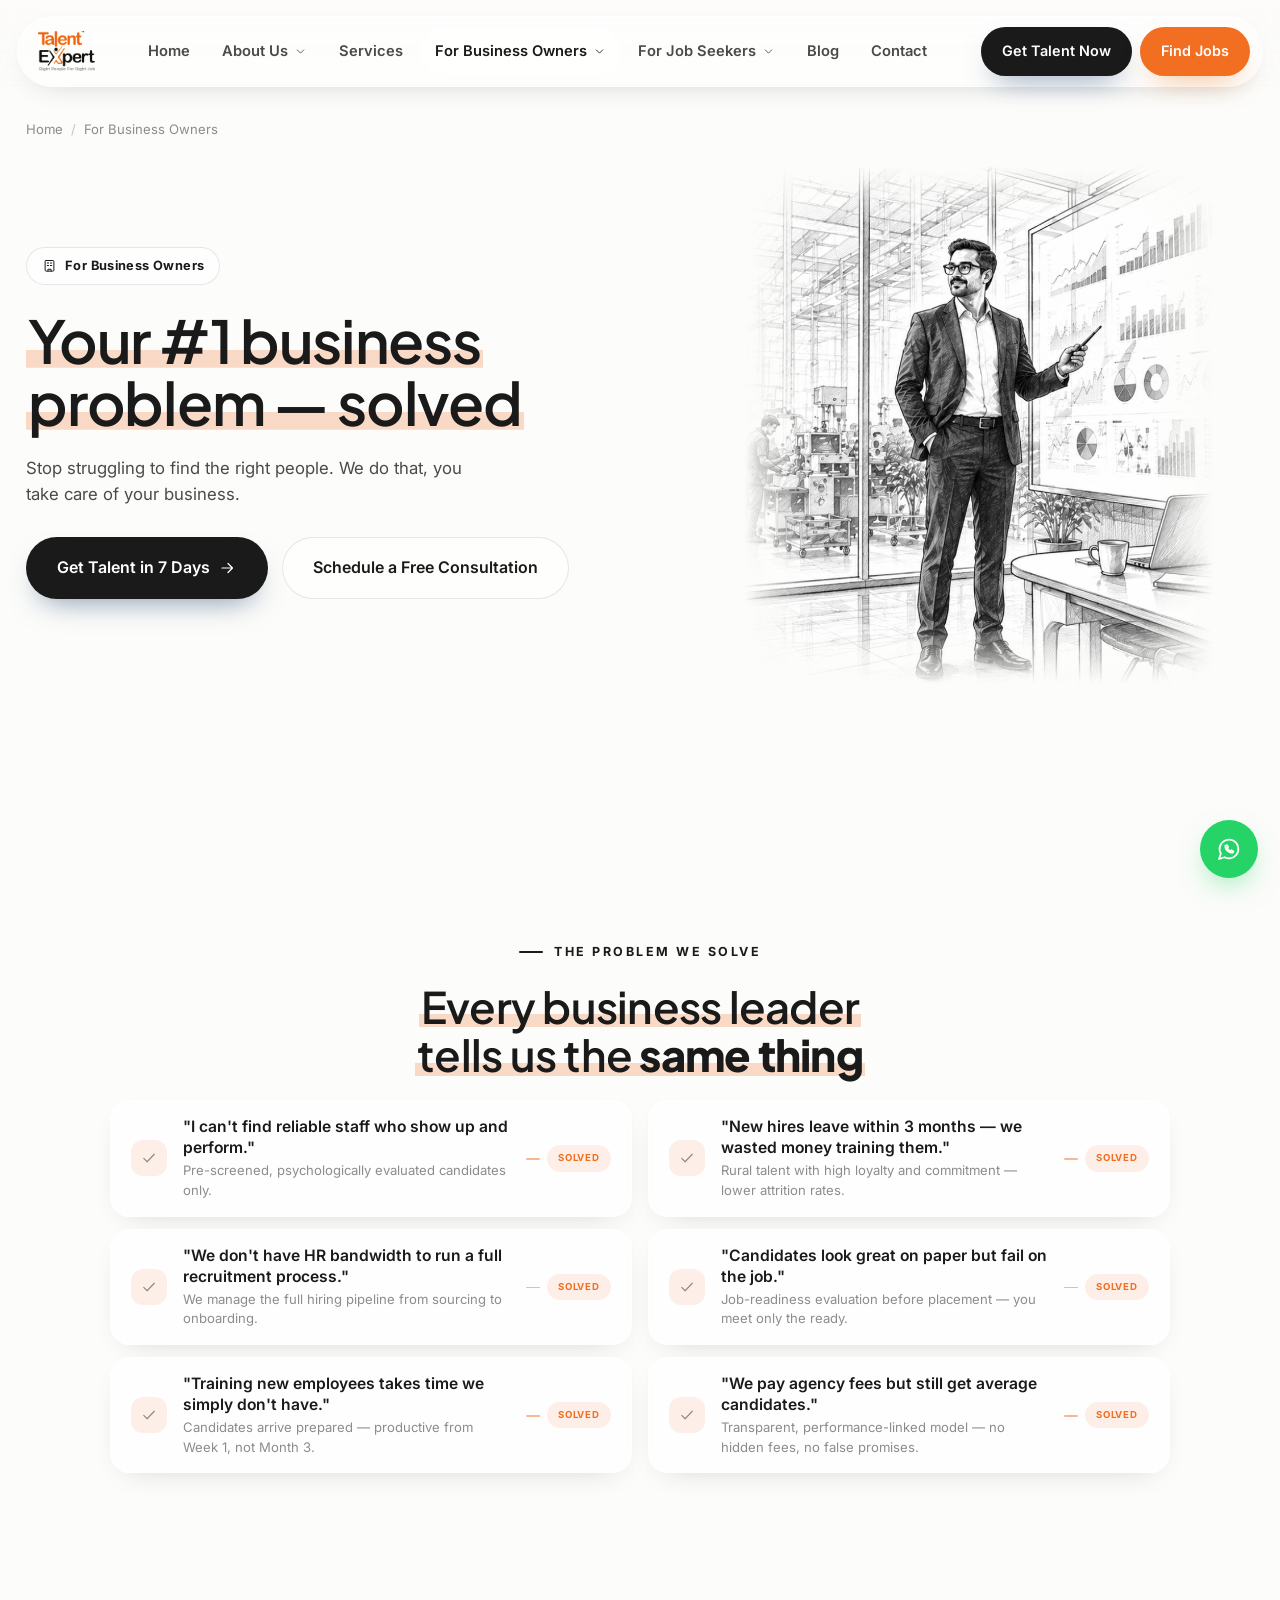
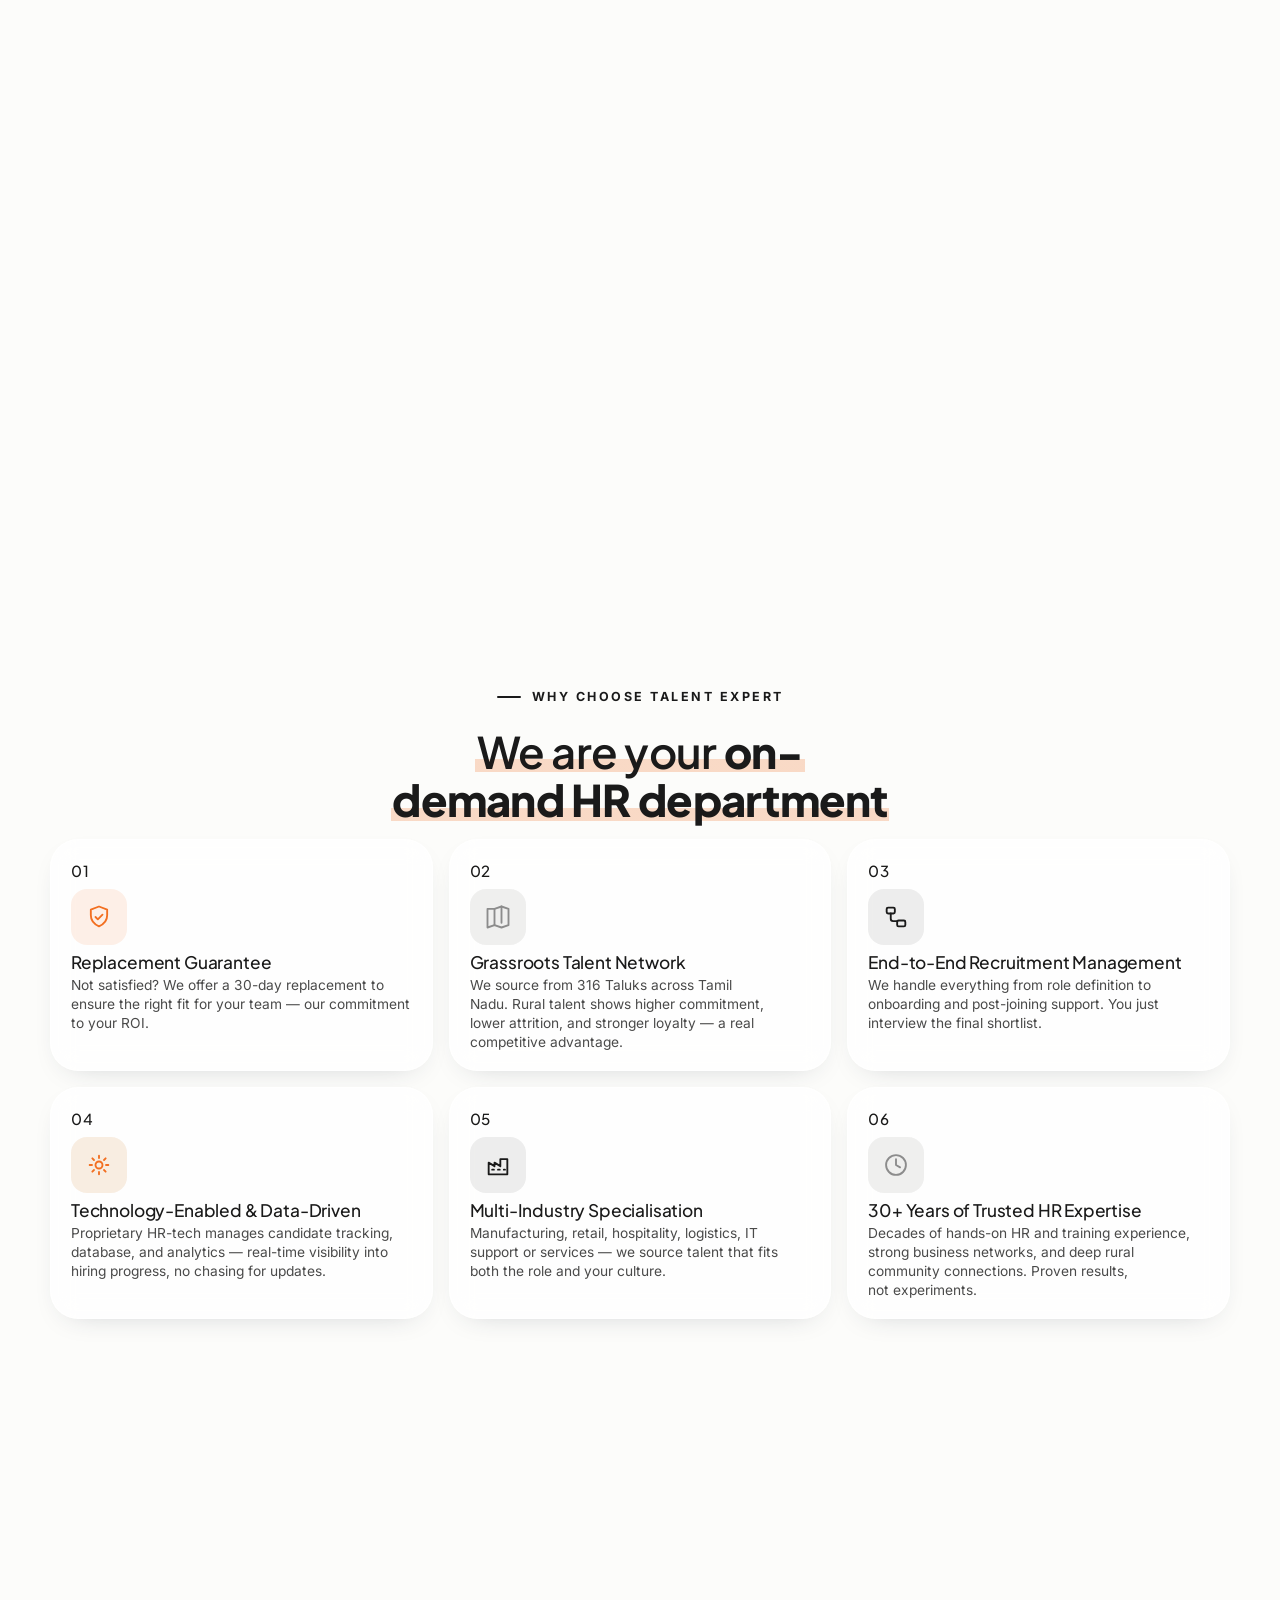
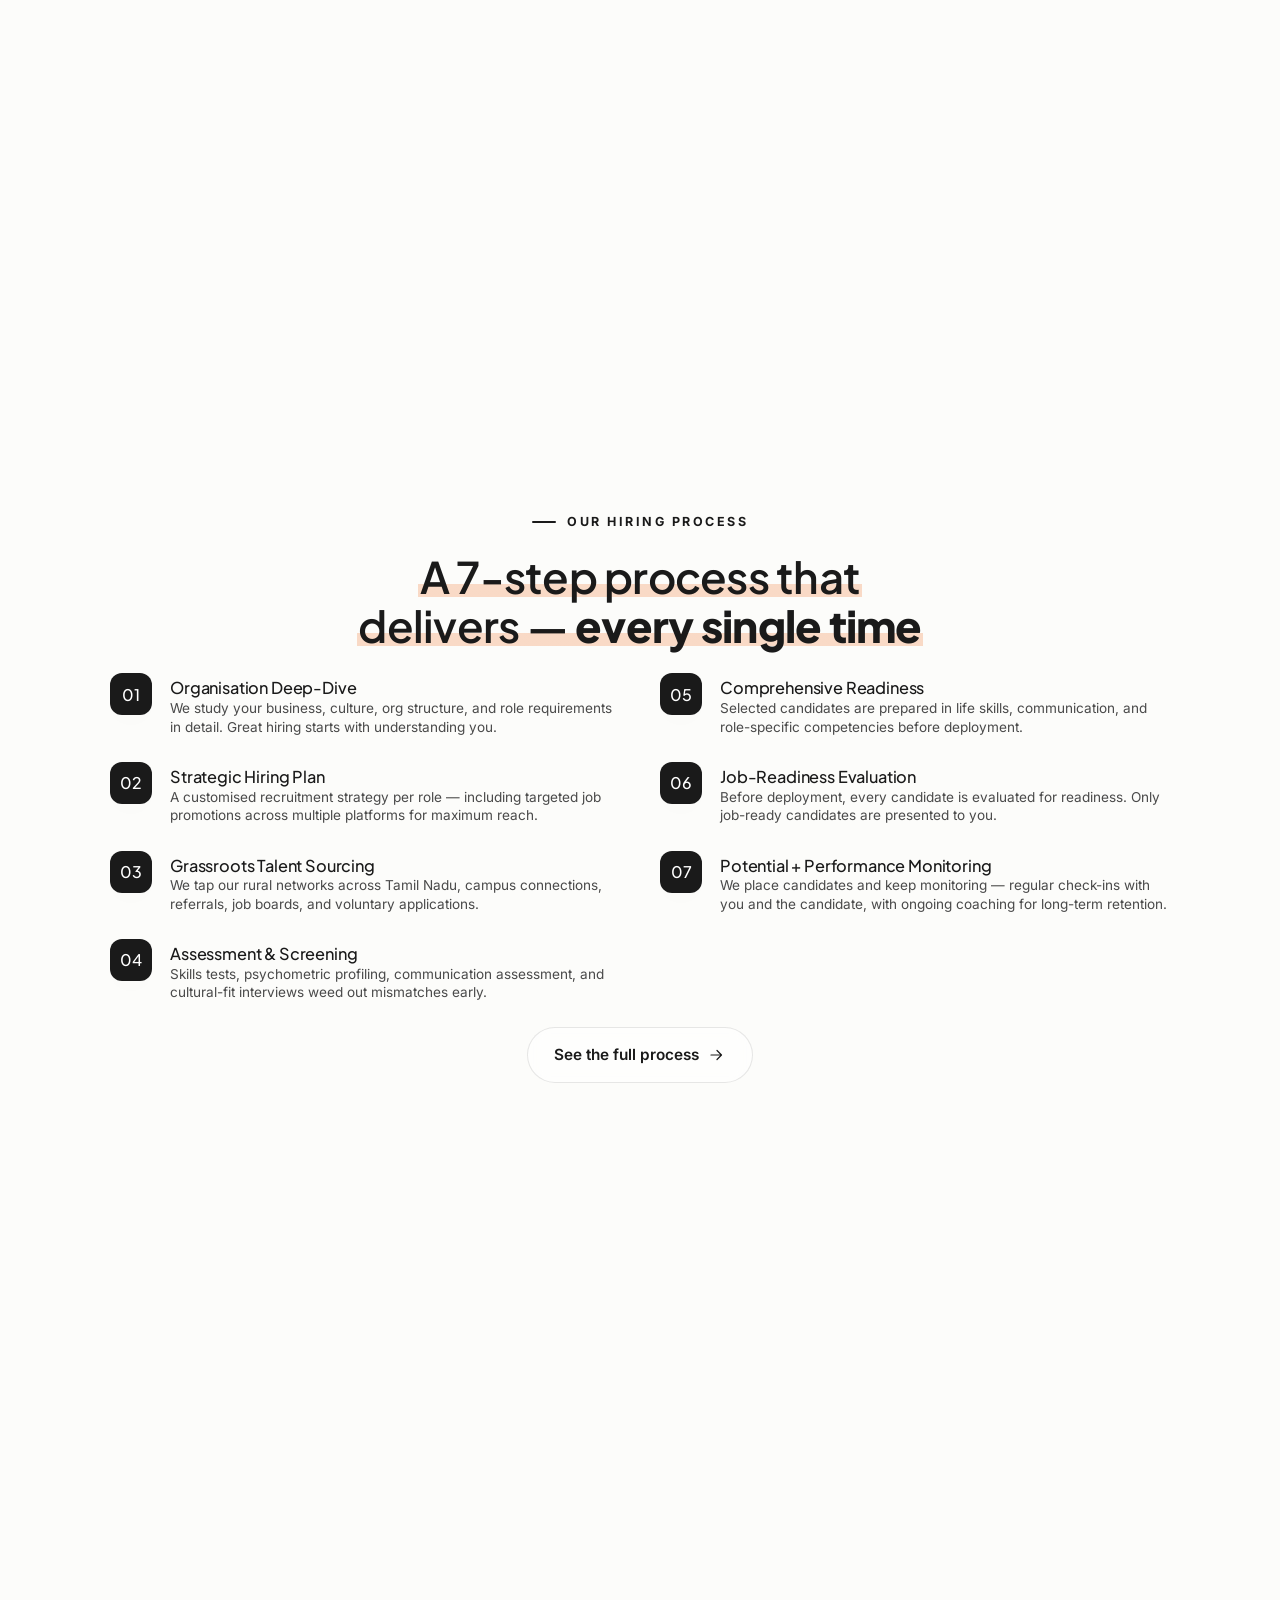
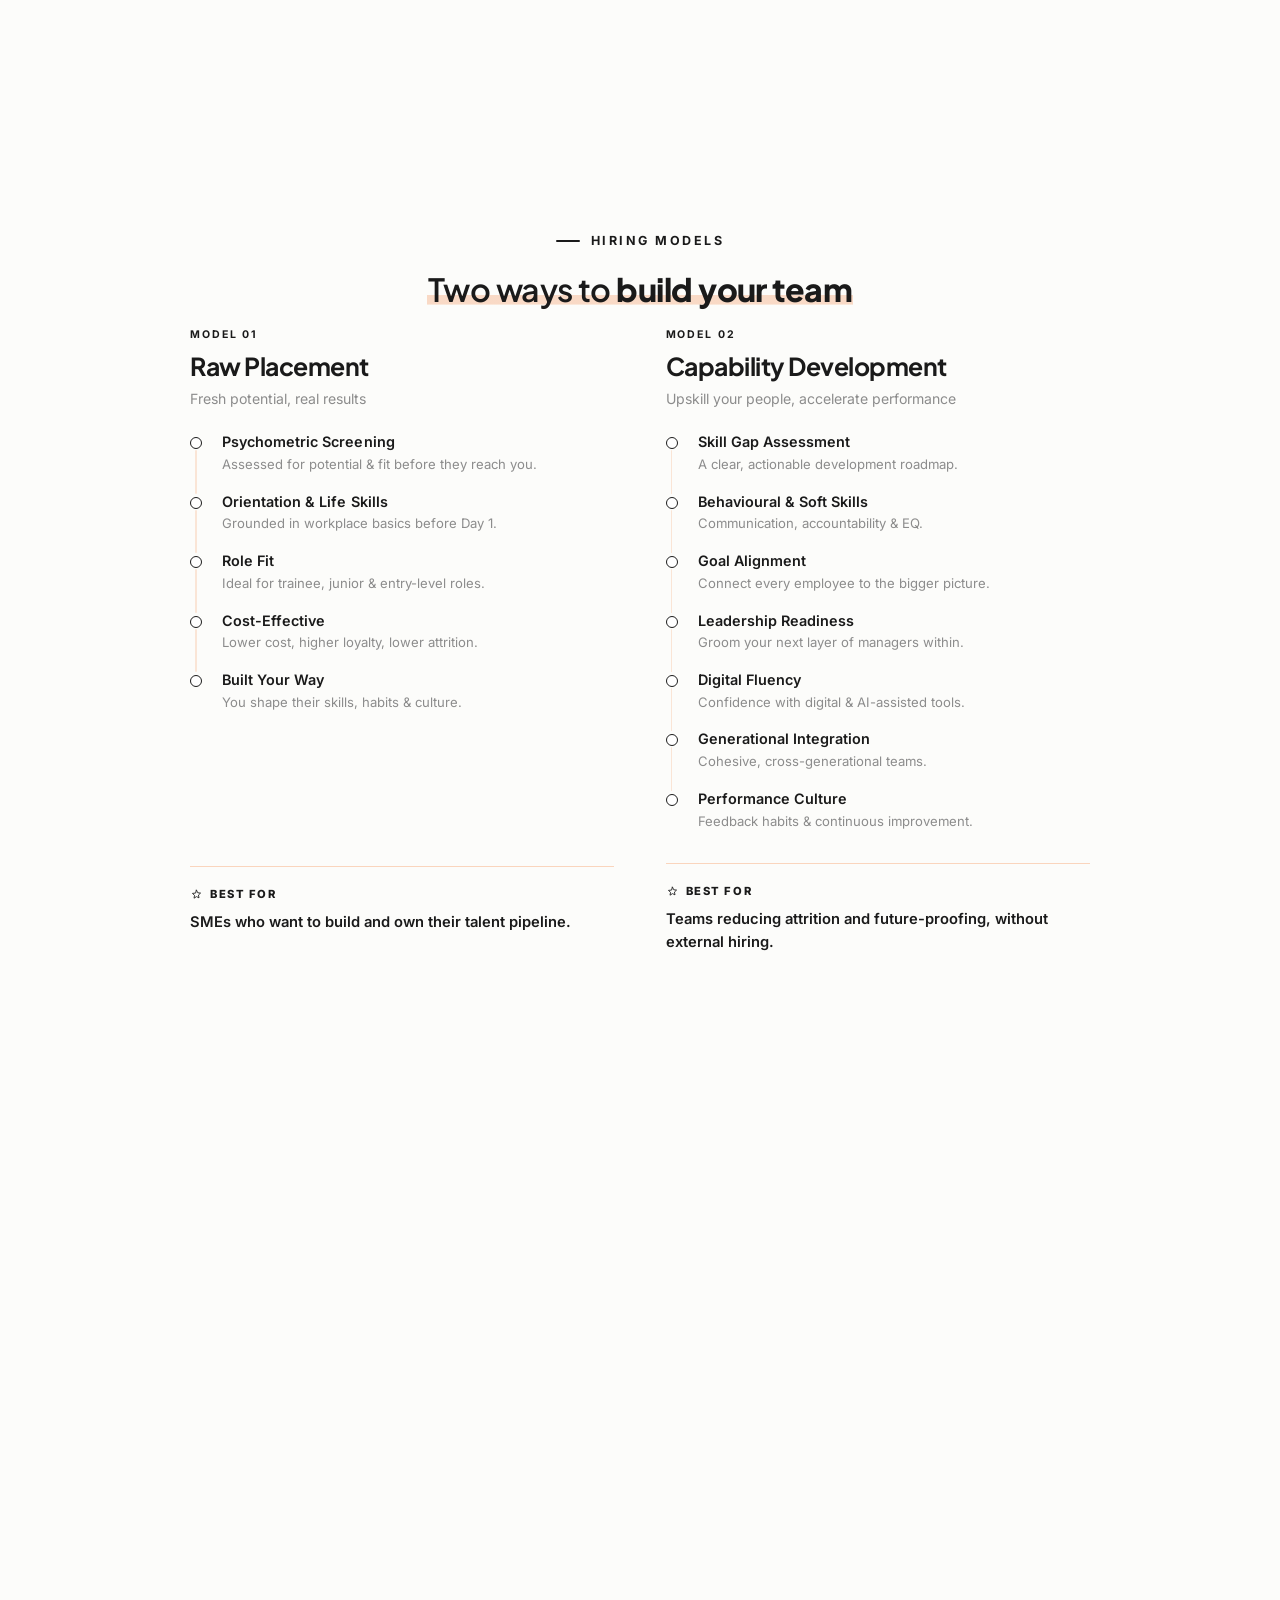
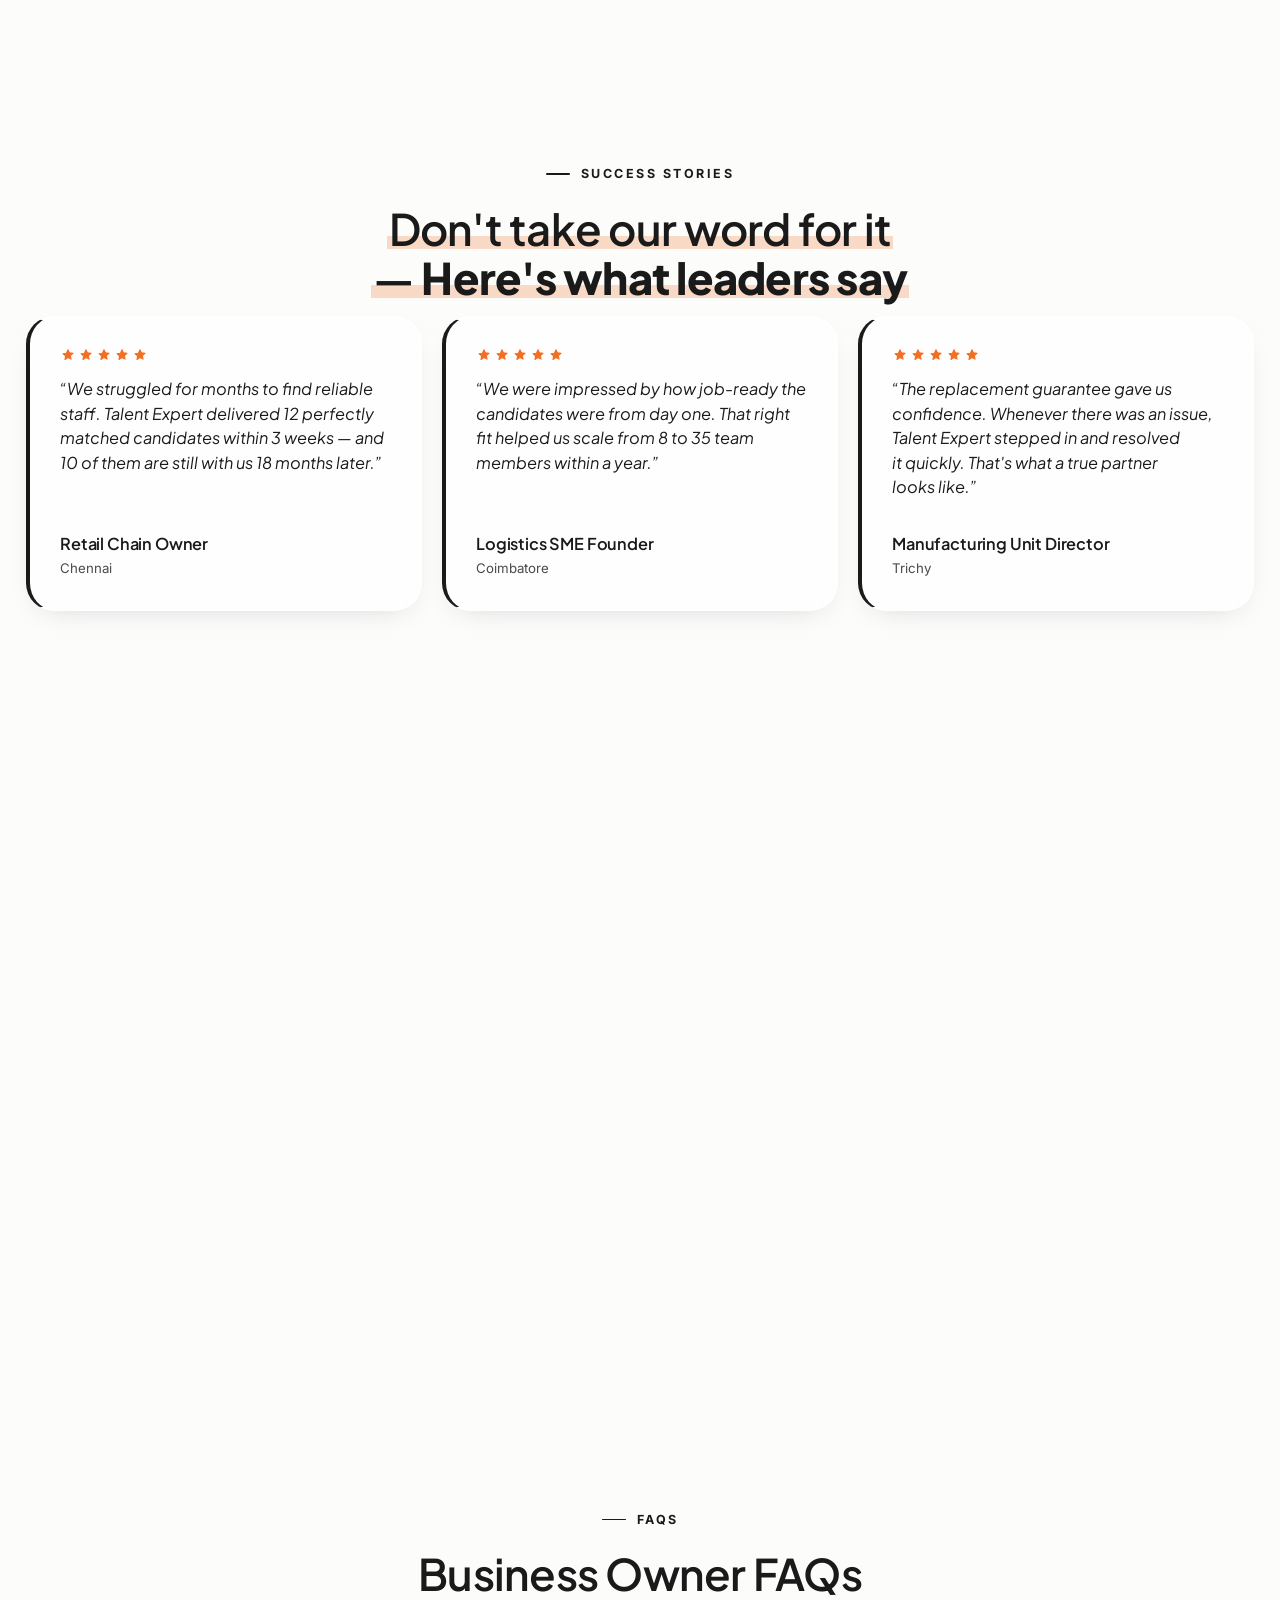
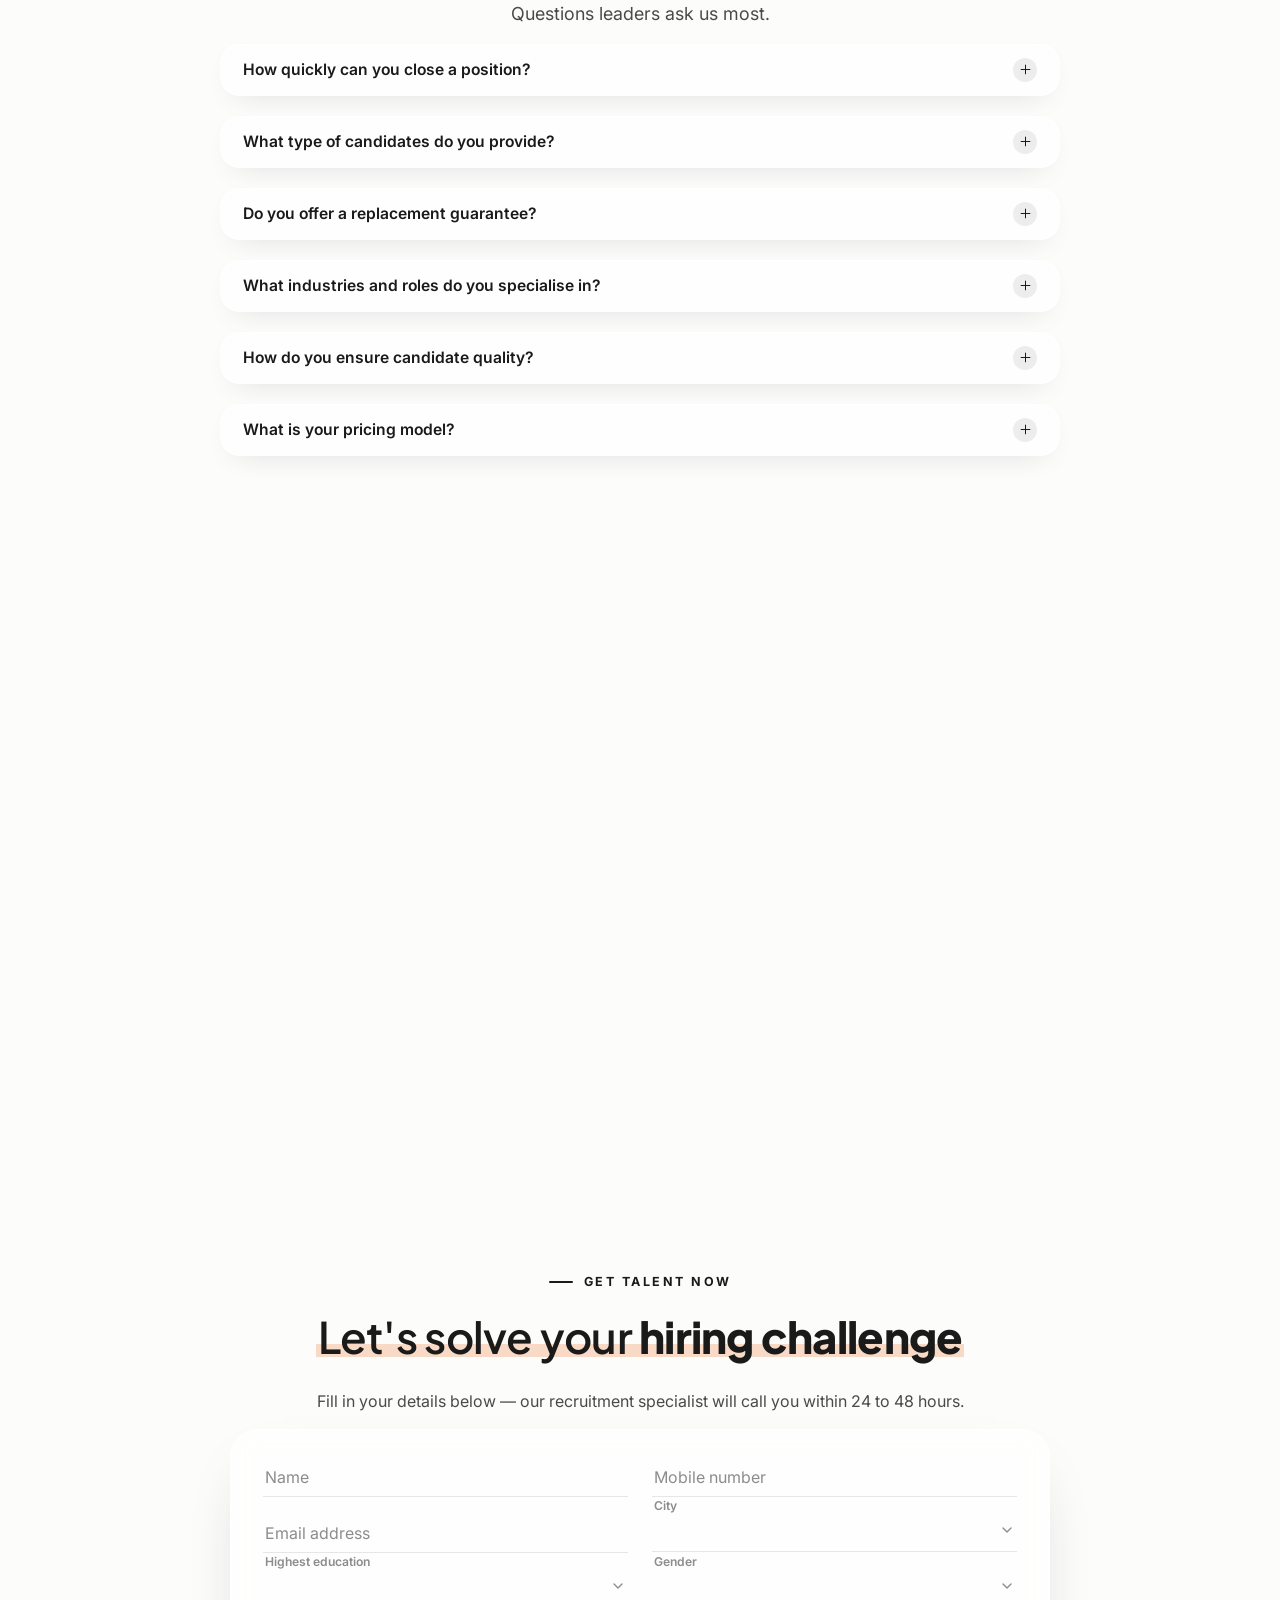
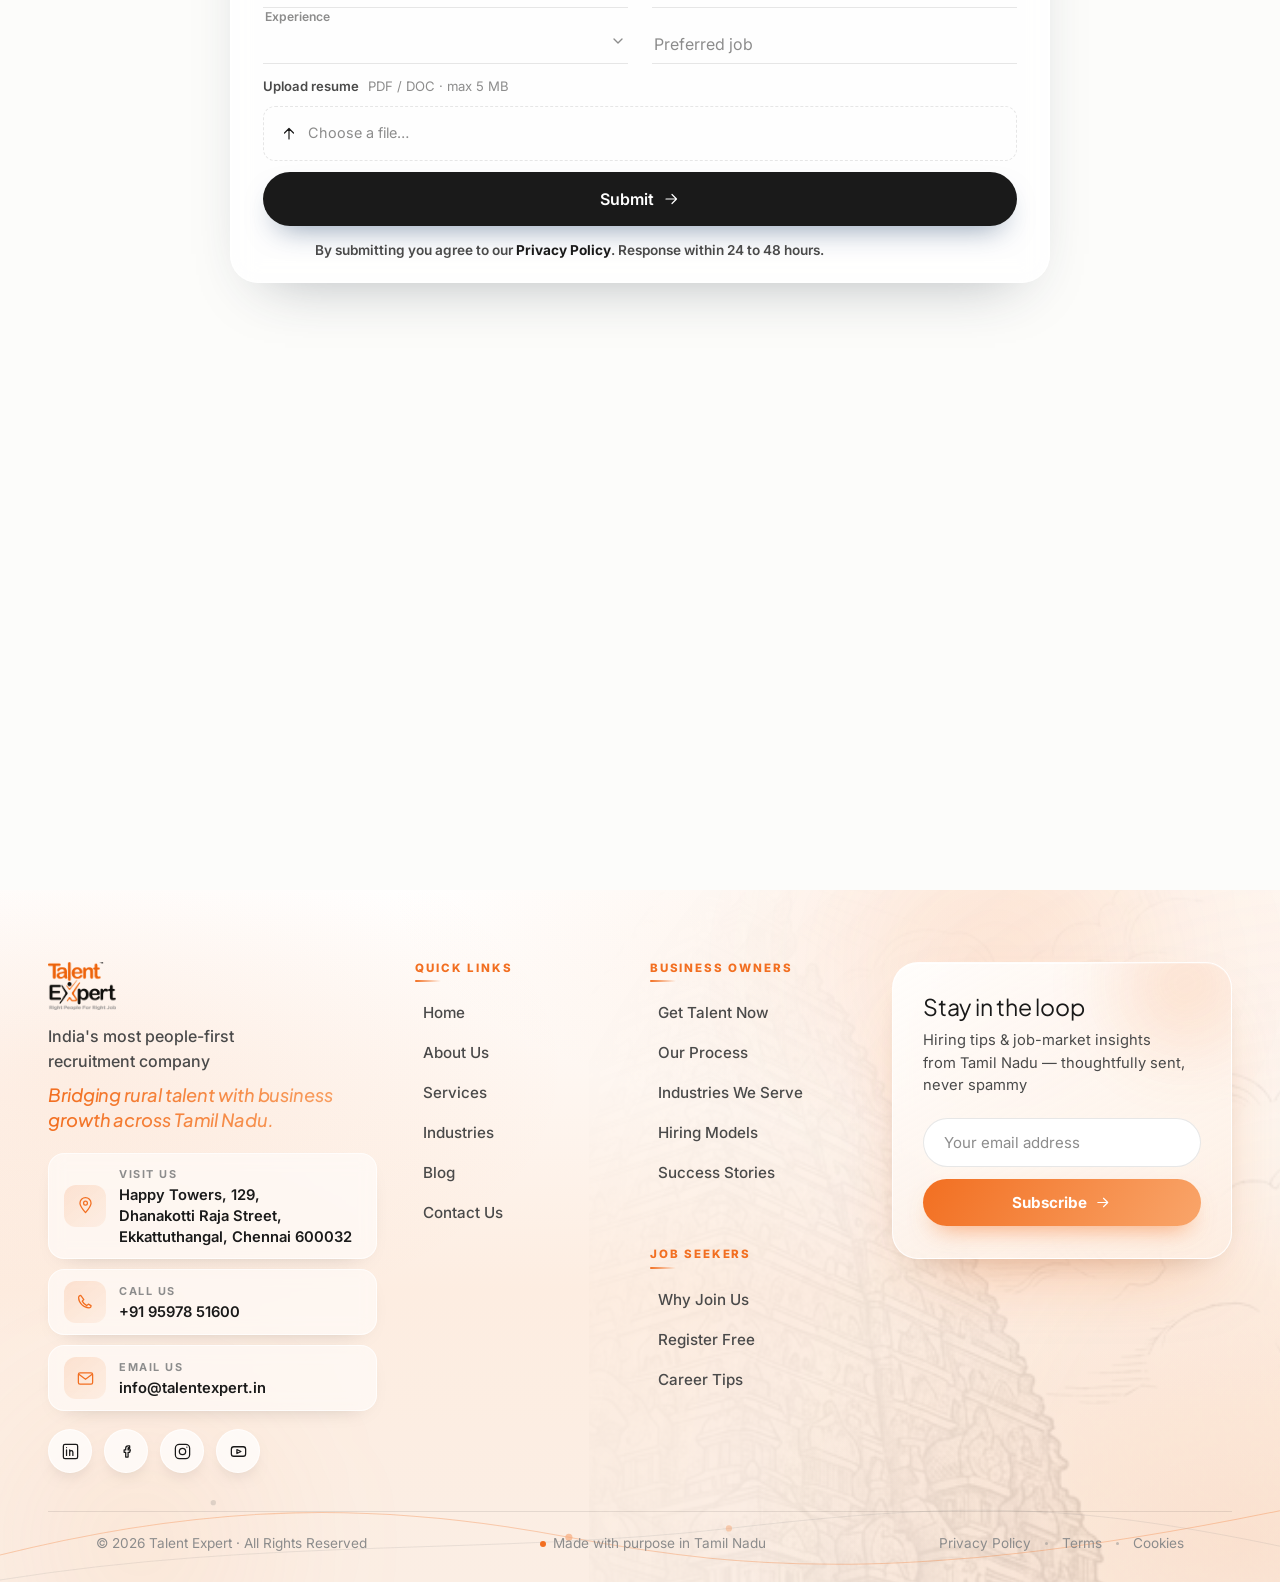
<file: employers.html>
<!DOCTYPE html>
<html lang="en">
<head>
<meta charset="UTF-8">
<meta name="viewport" content="width=device-width, initial-scale=1.0">
<title>Hire Trained Talent in Tamil Nadu | Talent Expert for Business Owners</title>
<meta name="description" content="Find pre-screened, trained manpower for your business. End-to-end recruitment for SMEs in Tamil Nadu. 30-day replacement guarantee. Get talent in 7 days.">
<meta name="keywords" content="SME hiring solutions India, trained manpower Tamil Nadu, job ready candidates Tamil Nadu, guaranteed replacement staffing, workforce solutions for small businesses">
<link rel="canonical" href="https://www.talentexpert.in/employers.html">
<meta property="og:type" content="website">
<meta property="og:title" content="Hire Trained Talent in Tamil Nadu | Talent Expert for Business Owners">
<meta property="og:description" content="Find pre-screened, trained manpower for your business. End-to-end recruitment for SMEs in Tamil Nadu. 30-day replacement guarantee. Get talent in 7 days.">
<meta property="og:url" content="https://www.talentexpert.in/employers.html">
<meta property="og:image" content="https://www.talentexpert.in/assets/logos/talent-expert-logo.png">
<meta name="twitter:card" content="summary_large_image">
<link rel="icon" type="image/png" href="assets/logos/favicon.png">
<link rel="preconnect" href="https://fonts.googleapis.com">
<link rel="preconnect" href="https://fonts.gstatic.com" crossorigin>
<link href="https://fonts.googleapis.com/css2?family=Plus+Jakarta+Sans:ital,wght@0,400;0,500;0,600;0,700;0,800;1,400;1,500;1,600&family=Inter:wght@400;500;600;700&display=swap" rel="stylesheet">
<script>(function(){var d=document.documentElement;d.className+=" fonts-loading";var r=function(){d.classList.remove("fonts-loading")};try{if(document.fonts&&document.fonts.ready){document.fonts.ready.then(r)}}catch(e){}setTimeout(r,1200);})();</script>
<link rel="stylesheet" href="css/styles.css?v=64">
<script type="application/ld+json">{"@context": "https://schema.org", "@type": "FAQPage", "mainEntity": [{"@type": "Question", "name": "How quickly can you close a position?", "acceptedAnswer": {"@type": "Answer", "text": "We typically share relevant candidate profiles within 2\u20135 working days, depending on the role. Most positions are closed within 1\u20133 weeks."}}, {"@type": "Question", "name": "What type of candidates do you provide?", "acceptedAnswer": {"@type": "Answer", "text": "We provide carefully screened candidates aligned with your job requirements, company culture, and long-term goals \u2014 ensuring the right fit, not just quick hiring."}}, {"@type": "Question", "name": "Do you offer a replacement guarantee?", "acceptedAnswer": {"@type": "Answer", "text": "Yes. We offer a 30-day replacement guarantee. If the candidate doesn't meet your expectations, we will provide a suitable replacement within this period."}}, {"@type": "Question", "name": "What industries and roles do you specialise in?", "acceptedAnswer": {"@type": "Answer", "text": "We support hiring across multiple industries including manufacturing, accounts & finance, operations, and entry to mid-level roles \u2014 tailored to your business needs."}}, {"@type": "Question", "name": "How do you ensure candidate quality?", "acceptedAnswer": {"@type": "Answer", "text": "Our process goes beyond basic screening \u2014 we evaluate candidates for communication, attitude, and role alignment to ensure they are job-ready and a strong fit."}}, {"@type": "Question", "name": "What is your pricing model?", "acceptedAnswer": {"@type": "Answer", "text": "Our pricing is simple and transparent, based on successful placements. We focus on delivering value through quality hiring outcomes."}}]}</script>
</head>
<body data-portal="employer" data-page="employers">
<header class="nav" id="nav"><div class="nav-inner">
<a class="nav-logo" href="index.html" aria-label="Talent Expert home"><img src="assets/logos/talent-expert-logo.png" alt="Talent Expert — Right People For Right Job"></a>
<nav class="nav-menu" aria-label="Primary">
<div class="nav-item">
<a href="index.html">Home</a>
</div>
<div class="nav-item">
<a href="about.html">About Us <svg class="ic caret"><use href="assets/icons/sprite.svg#i-chevron"/></svg></a>
<div class="mega">
<a class="mega-link" href="about.html#story"><span class="chip b"><svg class="ic"><use href="assets/icons/sprite.svg#i-compass"/></svg></span><span><h5>Our Story</h5><p>Why Talent Expert exists</p></span></a>
<a class="mega-link" href="about.html#vision"><span class="chip g"><svg class="ic"><use href="assets/icons/sprite.svg#i-eye"/></svg></span><span><h5>Vision &amp; Mission</h5><p>From every village, into every industry</p></span></a>
<a class="mega-link" href="about.html#values"><span class="chip o"><svg class="ic"><use href="assets/icons/sprite.svg#i-shield"/></svg></span><span><h5>Core Values</h5><p>What we stand for</p></span></a>
</div>
</div>
<div class="nav-item">
<a href="services.html">Services</a>
</div>
<div class="nav-item">
<a href="employers.html" aria-current="page">For Business Owners <svg class="ic caret"><use href="assets/icons/sprite.svg#i-chevron"/></svg></a>
<div class="mega">
<a class="mega-link" href="employers.html#why"><span class="chip b"><svg class="ic"><use href="assets/icons/sprite.svg#i-shield"/></svg></span><span><h5>Why Partner With Us</h5><p>Your on-demand HR department</p></span></a>
<a class="mega-link" href="process.html"><span class="chip o"><svg class="ic"><use href="assets/icons/sprite.svg#i-flow"/></svg></span><span><h5>Our Process</h5><p>7 steps that deliver results</p></span></a>
<a class="mega-link" href="hiring-models.html"><span class="chip g"><svg class="ic"><use href="assets/icons/sprite.svg#i-layers"/></svg></span><span><h5>Hiring Models</h5><p>Raw Placement &middot; Capability Dev.</p></span></a>
<a class="mega-link" href="industries.html"><span class="chip a"><svg class="ic"><use href="assets/icons/sprite.svg#i-factory"/></svg></span><span><h5>Industries We Serve</h5><p>8 high-growth sectors</p></span></a>
<a class="mega-link" href="employers.html#stories"><span class="chip b"><svg class="ic"><use href="assets/icons/sprite.svg#i-star"/></svg></span><span><h5>Success Stories</h5><p>What business leaders say</p></span></a>
<a class="mega-link" href="employers.html#contact"><span class="chip o"><svg class="ic"><use href="assets/icons/sprite.svg#i-target"/></svg></span><span><h5>Get Talent Now</h5><p>Free consultation</p></span></a>
</div>
</div>
<div class="nav-item">
<a href="job-seekers.html">For Job Seekers <svg class="ic caret"><use href="assets/icons/sprite.svg#i-chevron"/></svg></a>
<div class="mega">
<a class="mega-link" href="job-seekers.html#why"><span class="chip o"><svg class="ic"><use href="assets/icons/sprite.svg#i-heart"/></svg></span><span><h5>Why Join Us</h5><p>We build careers, not just jobs</p></span></a>
<a class="mega-link" href="job-seekers.html#eligibility"><span class="chip g"><svg class="ic"><use href="assets/icons/sprite.svg#i-check"/></svg></span><span><h5>Eligibility</h5><p>Who can apply</p></span></a>
<a class="mega-link" href="job-seekers.html#how"><span class="chip b"><svg class="ic"><use href="assets/icons/sprite.svg#i-flow"/></svg></span><span><h5>How It Works</h5><p>Your career journey</p></span></a>

<a class="mega-link" href="career-tips.html"><span class="chip g"><svg class="ic"><use href="assets/icons/sprite.svg#i-bulb"/></svg></span><span><h5>Career Tips</h5><p>Get the right job faster in 2026</p></span></a>
<a class="mega-link" href="job-seekers.html#register"><span class="chip o"><svg class="ic"><use href="assets/icons/sprite.svg#i-rocket"/></svg></span><span><h5>Register Free</h5><p>Start your career journey</p></span></a>
</div>
</div>
<div class="nav-item">
<a href="blog.html">Blog</a>
</div>
<div class="nav-item">
<a href="contact.html">Contact</a>
</div>
</nav>
<div class="nav-cta"><a class="btn btn-blue" href="employers.html" data-portal-choice="business">Get Talent Now</a><a class="btn btn-orange" href="job-seekers.html" data-portal-choice="jobseeker">Find Jobs</a><button class="burger" onclick="toggleMenu(true)" aria-label="Open menu"><span></span></button></div></div></header>
<div class="mnav" id="mnav"><button class="burger mnav-close" onclick="toggleMenu(false)" aria-label="Close menu"><span></span></button><a href="index.html">Home</a><a href="about.html">About Us</a><a href="services.html">Services</a><a href="employers.html">For Business Owners</a><a href="industries.html" class="sub">Industries We Serve</a><a href="hiring-models.html" class="sub">Hiring Models</a><a href="job-seekers.html">For Job Seekers</a><a href="career-tips.html" class="sub">Career Tips</a><a href="blog.html">Blog</a><a href="contact.html">Contact</a><div class="m-cta"><a class="btn btn-blue" href="employers.html">Get Talent Now</a><a class="btn btn-orange" href="job-seekers.html">Find Jobs</a></div></div>
<section class="hero employer" id="top"><div class="wrap">
<div class="crumb reveal"><a href="index.html">Home</a><span class="sep">/</span><span>For Business Owners</span></div>
<div class="eb-hero-grid">
<div class="eb-hero-main reveal">
<span class="hero-badge"><svg class="ic"><use href="assets/icons/sprite.svg#i-building"/></svg>For Business Owners</span>
<h1 class="display eb-hero-title"><span class="eb-hero-l2"><span class="hl-mark">Your <b>#1 business problem</b> &mdash; solved</span></span></h1>
<p class="eb-hero-sub eb-hero-sub-left">Stop struggling to find the right people. We do that, you take care of your business.</p>
<div class="hero-actions"><a class="btn btn-blue lg" href="#contact">Get Talent in 7 Days <svg class="ic"><use href="assets/icons/sprite.svg#i-arrow"/></svg></a><a class="btn btn-ghost lg" href="#contact">Schedule a Free Consultation</a></div>
</div>
<div class="eb-hero-visual reveal"><img src="assets/illustrations/employers-hero.png" alt="A business owner presenting hiring and growth analytics in a modern office" loading="lazy"></div>
</div></div></section>
<section class="section alt eb-sec" id="problem"><div class="wrap">
<div class="sec-head center reveal eb-head"><span class="eyebrow">The Problem We Solve</span>
<h2 class="title"><span class="hl-mark">Every business leader tells us the <b>same thing</b></span></h2></div>
<div class="prob-list"><div class="prob reveal"><div class="prob-state"><svg class="ic x"><use href="assets/icons/sprite.svg#i-x"/></svg><svg class="ic v"><use href="assets/icons/sprite.svg#i-check"/></svg></div>
<div class="prob-txt"><div class="q">"I can't find reliable staff who show up and perform."</div><div class="a">Pre-screened, psychologically evaluated candidates only.</div></div><span class="tag">Solved</span></div><div class="prob reveal"><div class="prob-state"><svg class="ic x"><use href="assets/icons/sprite.svg#i-x"/></svg><svg class="ic v"><use href="assets/icons/sprite.svg#i-check"/></svg></div>
<div class="prob-txt"><div class="q">"New hires leave within 3 months — we wasted money training them."</div><div class="a">Rural talent with high loyalty and commitment — lower attrition rates.</div></div><span class="tag">Solved</span></div><div class="prob reveal"><div class="prob-state"><svg class="ic x"><use href="assets/icons/sprite.svg#i-x"/></svg><svg class="ic v"><use href="assets/icons/sprite.svg#i-check"/></svg></div>
<div class="prob-txt"><div class="q">"We don't have HR bandwidth to run a full recruitment process."</div><div class="a">We manage the full hiring pipeline from sourcing to onboarding.</div></div><span class="tag">Solved</span></div><div class="prob reveal"><div class="prob-state"><svg class="ic x"><use href="assets/icons/sprite.svg#i-x"/></svg><svg class="ic v"><use href="assets/icons/sprite.svg#i-check"/></svg></div>
<div class="prob-txt"><div class="q">"Candidates look great on paper but fail on the job."</div><div class="a">Job-readiness evaluation before placement — you meet only the ready.</div></div><span class="tag">Solved</span></div><div class="prob reveal"><div class="prob-state"><svg class="ic x"><use href="assets/icons/sprite.svg#i-x"/></svg><svg class="ic v"><use href="assets/icons/sprite.svg#i-check"/></svg></div>
<div class="prob-txt"><div class="q">"Training new employees takes time we simply don't have."</div><div class="a">Candidates arrive prepared — productive from Week 1, not Month 3.</div></div><span class="tag">Solved</span></div><div class="prob reveal"><div class="prob-state"><svg class="ic x"><use href="assets/icons/sprite.svg#i-x"/></svg><svg class="ic v"><use href="assets/icons/sprite.svg#i-check"/></svg></div>
<div class="prob-txt"><div class="q">"We pay agency fees but still get average candidates."</div><div class="a">Transparent, performance-linked model — no hidden fees, no false promises.</div></div><span class="tag">Solved</span></div></div></div></section>
<section class="section eb-sec" id="why">
<div class="wrap"><div class="sec-head center reveal eb-head"><span class="eyebrow">Why Choose Talent Expert</span>
<h2 class="title"><span class="hl-mark">We are your <b>on-demand HR department</b></span></h2></div></div>
<div class="why-track">
<div class="card feat-card"><div class="num">01</div><span class="chip o"><svg class="ic"><use href="assets/icons/sprite.svg#i-shield"/></svg></span><h3>Replacement Guarantee</h3><p>Not satisfied? We offer a 30-day replacement to ensure the right fit for your team — our commitment to your ROI.</p></div><div class="card feat-card"><div class="num">02</div><span class="chip g"><svg class="ic"><use href="assets/icons/sprite.svg#i-map"/></svg></span><h3>Grassroots Talent Network</h3><p>We source from 316 Taluks across Tamil Nadu. Rural talent shows higher commitment, lower attrition, and stronger loyalty — a real competitive advantage.</p></div><div class="card feat-card"><div class="num">03</div><span class="chip b"><svg class="ic"><use href="assets/icons/sprite.svg#i-flow"/></svg></span><h3>End-to-End Recruitment Management</h3><p>We handle everything from role definition to onboarding and post-joining support. You just interview the final shortlist.</p></div><div class="card feat-card"><div class="num">04</div><span class="chip a"><svg class="ic"><use href="assets/icons/sprite.svg#i-gear"/></svg></span><h3>Technology-Enabled &amp; Data-Driven</h3><p>Proprietary HR-tech manages candidate tracking, database, and analytics — real-time visibility into hiring progress, no chasing for updates.</p></div><div class="card feat-card"><div class="num">05</div><span class="chip b"><svg class="ic"><use href="assets/icons/sprite.svg#i-factory"/></svg></span><h3>Multi-Industry Specialisation</h3><p>Manufacturing, retail, hospitality, logistics, IT support or services — we source talent that fits both the role and your culture.</p></div><div class="card feat-card"><div class="num">06</div><span class="chip g"><svg class="ic"><use href="assets/icons/sprite.svg#i-clock"/></svg></span><h3>30+ Years of Trusted HR Expertise</h3><p>Decades of hands-on HR and training experience, strong business networks, and deep rural community connections. Proven results, not experiments.</p></div>
</div>
</section>
<section class="section alt eb-sec" id="process"><div class="wrap">
<div class="sec-head center reveal eb-head"><span class="eyebrow">Our Hiring Process</span>
<h2 class="title"><span class="hl-mark">A 7-step process that delivers — <b>every single time</b></span></h2></div>
<div class="timeline"><div class="tl-step reveal"><div class="tl-num">01</div><div class="tl-body"><h3>Organisation Deep-Dive</h3><p>We study your business, culture, org structure, and role requirements in detail. Great hiring starts with understanding you.</p></div></div><div class="tl-step reveal"><div class="tl-num">02</div><div class="tl-body"><h3>Strategic Hiring Plan</h3><p>A customised recruitment strategy per role — including targeted job promotions across multiple platforms for maximum reach.</p></div></div><div class="tl-step reveal"><div class="tl-num">03</div><div class="tl-body"><h3>Grassroots Talent Sourcing</h3><p>We tap our rural networks across Tamil Nadu, campus connections, referrals, job boards, and voluntary applications.</p></div></div><div class="tl-step reveal"><div class="tl-num">04</div><div class="tl-body"><h3>Assessment &amp; Screening</h3><p>Skills tests, psychometric profiling, communication assessment, and cultural-fit interviews weed out mismatches early.</p></div></div><div class="tl-step reveal"><div class="tl-num">05</div><div class="tl-body"><h3>Comprehensive Readiness</h3><p>Selected candidates are prepared in life skills, communication, and role-specific competencies before deployment.</p></div></div><div class="tl-step reveal"><div class="tl-num">06</div><div class="tl-body"><h3>Job-Readiness Evaluation</h3><p>Before deployment, every candidate is evaluated for readiness. Only job-ready candidates are presented to you.</p></div></div><div class="tl-step reveal"><div class="tl-num">07</div><div class="tl-body"><h3>Potential + Performance Monitoring</h3><p>We place candidates and keep monitoring — regular check-ins with you and the candidate, with ongoing coaching for long-term retention.</p></div></div></div>
<div style="text-align:center;margin-top:30px" class="eb-cta"><a class="btn btn-ghost" href="process.html">See the full process <svg class="ic"><use href="assets/icons/sprite.svg#i-arrow"/></svg></a></div></div></section>

<section class="section alt eb-sec" id="models"><div class="wrap">
<div class="sec-head center reveal eb-head"><span class="eyebrow">Hiring Models</span>
<h2 class="title"><span class="hl-mark">Two ways to <b>build your team</b></span></h2></div>
<div class="hm-split">
  <div class="hm-flows">
    <article class="hm-flow hm-a">
      <header class="hm-fhead">
        <span class="hm-kicker">Model 01</span>
        <h3>Raw Placement</h3>
        <p class="hm-tag">Fresh potential, real results</p>
      </header>
      <ul class="hm-line">
        <li><span class="hm-mile" aria-hidden="true"></span><span class="hm-mtext"><b>Psychometric Screening</b><em>Assessed for potential &amp; fit before they reach you.</em></span></li>
        <li><span class="hm-mile" aria-hidden="true"></span><span class="hm-mtext"><b>Orientation &amp; Life Skills</b><em>Grounded in workplace basics before Day&nbsp;1.</em></span></li>
        <li><span class="hm-mile" aria-hidden="true"></span><span class="hm-mtext"><b>Role Fit</b><em>Ideal for trainee, junior &amp; entry-level roles.</em></span></li>
        <li><span class="hm-mile" aria-hidden="true"></span><span class="hm-mtext"><b>Cost-Effective</b><em>Lower cost, higher loyalty, lower attrition.</em></span></li>
        <li><span class="hm-mile" aria-hidden="true"></span><span class="hm-mtext"><b>Built Your Way</b><em>You shape their skills, habits &amp; culture.</em></span></li>
        </ul>
      <div class="hm-best">
        <span class="hm-best-top"><span class="hm-best-ic"><svg class="ic"><use href="assets/icons/sprite.svg#i-star"/></svg></span><span class="hm-best-lbl">Best for</span></span>
        <p>SMEs who want to build and own their talent pipeline.</p>
      </div>
    </article>
    <article class="hm-flow hm-b">
      <header class="hm-fhead">
        <span class="hm-kicker">Model 02</span>
        <h3>Capability Development</h3>
        <p class="hm-tag">Upskill your people, accelerate performance</p>
      </header>
      <ul class="hm-line">
        <li><span class="hm-mile" aria-hidden="true"></span><span class="hm-mtext"><b>Skill Gap Assessment</b><em>A clear, actionable development roadmap.</em></span></li>
        <li><span class="hm-mile" aria-hidden="true"></span><span class="hm-mtext"><b>Behavioural &amp; Soft Skills</b><em>Communication, accountability &amp; EQ.</em></span></li>
        <li><span class="hm-mile" aria-hidden="true"></span><span class="hm-mtext"><b>Goal Alignment</b><em>Connect every employee to the bigger picture.</em></span></li>
        <li><span class="hm-mile" aria-hidden="true"></span><span class="hm-mtext"><b>Leadership Readiness</b><em>Groom your next layer of managers within.</em></span></li>
        <li><span class="hm-mile" aria-hidden="true"></span><span class="hm-mtext"><b>Digital Fluency</b><em>Confidence with digital &amp; AI-assisted tools.</em></span></li>
        <li><span class="hm-mile" aria-hidden="true"></span><span class="hm-mtext"><b>Generational Integration</b><em>Cohesive, cross-generational teams.</em></span></li>
        <li><span class="hm-mile" aria-hidden="true"></span><span class="hm-mtext"><b>Performance Culture</b><em>Feedback habits &amp; continuous improvement.</em></span></li>
        </ul>
      <div class="hm-best">
        <span class="hm-best-top"><span class="hm-best-ic"><svg class="ic"><use href="assets/icons/sprite.svg#i-star"/></svg></span><span class="hm-best-lbl">Best for</span></span>
        <p>Teams reducing attrition and future-proofing, without external hiring.</p>
      </div>
    </article>
  </div>
</div></div>
</section>
<section class="section eb-sec" id="stories"><div class="wrap">
<div class="sec-head center reveal eb-head"><span class="eyebrow">Success Stories</span>
<h2 class="title"><span class="hl-mark">Don't take our word for it — <b>Here's what leaders say</b></span></h2></div>
<div class="tst-grid"><div class="card tst-card reveal"><div class="stars"><svg class="ic"><use href="assets/icons/sprite.svg#i-star"/></svg><svg class="ic"><use href="assets/icons/sprite.svg#i-star"/></svg><svg class="ic"><use href="assets/icons/sprite.svg#i-star"/></svg><svg class="ic"><use href="assets/icons/sprite.svg#i-star"/></svg><svg class="ic"><use href="assets/icons/sprite.svg#i-star"/></svg></div><p class="q">&ldquo;We struggled for months to find reliable staff. Talent Expert delivered 12 perfectly matched candidates within 3 weeks — and 10 of them are still with us 18 months later.&rdquo;</p><cite><b class="tst-name">Retail Chain Owner</b><span class="tst-role">Chennai</span></cite></div><div class="card tst-card reveal"><div class="stars"><svg class="ic"><use href="assets/icons/sprite.svg#i-star"/></svg><svg class="ic"><use href="assets/icons/sprite.svg#i-star"/></svg><svg class="ic"><use href="assets/icons/sprite.svg#i-star"/></svg><svg class="ic"><use href="assets/icons/sprite.svg#i-star"/></svg><svg class="ic"><use href="assets/icons/sprite.svg#i-star"/></svg></div><p class="q">&ldquo;We were impressed by how job-ready the candidates were from day one. That right fit helped us scale from 8 to 35 team members within a year.&rdquo;</p><cite><b class="tst-name">Logistics SME Founder</b><span class="tst-role">Coimbatore</span></cite></div><div class="card tst-card reveal"><div class="stars"><svg class="ic"><use href="assets/icons/sprite.svg#i-star"/></svg><svg class="ic"><use href="assets/icons/sprite.svg#i-star"/></svg><svg class="ic"><use href="assets/icons/sprite.svg#i-star"/></svg><svg class="ic"><use href="assets/icons/sprite.svg#i-star"/></svg><svg class="ic"><use href="assets/icons/sprite.svg#i-star"/></svg></div><p class="q">&ldquo;The replacement guarantee gave us confidence. Whenever there was an issue, Talent Expert stepped in and resolved it quickly. That's what a true partner looks like.&rdquo;</p><cite><b class="tst-name">Manufacturing Unit Director</b><span class="tst-role">Trichy</span></cite></div></div></div></section>
<section class="section eb-sec" id="faq"><div class="wrap">
<div class="sec-head center reveal eb-head"><span class="eyebrow">FAQs</span><h2 class="title">Business Owner FAQs</h2><p class="lead">Questions leaders ask us most.</p></div>
<div class="faq"><div class="faq-item reveal"><button class="faq-q"><span>How quickly can you close a position?</span><span class="pm"><svg class="ic"><use href="assets/icons/sprite.svg#i-plus"/></svg></span></button><div class="faq-a"><p>We typically share relevant candidate profiles within 2–5 working days, depending on the role. Most positions are closed within 1–3 weeks.</p></div></div><div class="faq-item reveal"><button class="faq-q"><span>What type of candidates do you provide?</span><span class="pm"><svg class="ic"><use href="assets/icons/sprite.svg#i-plus"/></svg></span></button><div class="faq-a"><p>We provide carefully screened candidates aligned with your job requirements, company culture, and long-term goals — ensuring the right fit, not just quick hiring.</p></div></div><div class="faq-item reveal"><button class="faq-q"><span>Do you offer a replacement guarantee?</span><span class="pm"><svg class="ic"><use href="assets/icons/sprite.svg#i-plus"/></svg></span></button><div class="faq-a"><p>Yes. We offer a 30-day replacement guarantee. If the candidate doesn't meet your expectations, we will provide a suitable replacement within this period.</p></div></div><div class="faq-item reveal"><button class="faq-q"><span>What industries and roles do you specialise in?</span><span class="pm"><svg class="ic"><use href="assets/icons/sprite.svg#i-plus"/></svg></span></button><div class="faq-a"><p>We support hiring across multiple industries including manufacturing, accounts &amp; finance, operations, and entry to mid-level roles — tailored to your business needs.</p></div></div><div class="faq-item reveal"><button class="faq-q"><span>How do you ensure candidate quality?</span><span class="pm"><svg class="ic"><use href="assets/icons/sprite.svg#i-plus"/></svg></span></button><div class="faq-a"><p>Our process goes beyond basic screening — we evaluate candidates for communication, attitude, and role alignment to ensure they are job-ready and a strong fit.</p></div></div><div class="faq-item reveal"><button class="faq-q"><span>What is your pricing model?</span><span class="pm"><svg class="ic"><use href="assets/icons/sprite.svg#i-plus"/></svg></span></button><div class="faq-a"><p>Our pricing is simple and transparent, based on successful placements. We focus on delivering value through quality hiring outcomes.</p></div></div></div></div></section>
<section class="section alt" id="contact"><div class="wrap">
<div class="sec-head center reveal"><span class="eyebrow">Get Talent Now</span>
<h2 class="title"><span class="hl-mark">Let's solve your <b>hiring challenge</b></span></h2>
<p class="lead lead-wide">Fill in your details below — our recruitment specialist will call you within 24 to 48 hours.</p></div>
<div class="form-card reveal" style="max-width:820px;margin:0 auto">
<form data-formspree action="https://formspree.io/f/mzdlnrre" enctype="multipart/form-data" data-success="Thank you, {name}! Our team will contact you within 24 to 48 hours. Urgent? Call +91 95978 51600.">
<input type="hidden" name="_subject" value="New Business Owner enquiry — Talent Expert">
<input type="hidden" name="lead_type" value="Business Owner">
<div class="form-grid">
<div class="fld"><input type="text" name="name" placeholder=" " required><label>Name</label></div>
<div class="fld"><input type="tel" name="mobile" placeholder=" " required><label>Mobile number</label></div>
<div class="fld"><input type="email" name="email" placeholder=" " required><label>Email address</label></div>
<div class="fld"><select name="city" required><option value="" disabled selected></option><option>Chennai</option><option>Coimbatore</option><option>Madurai</option><option>Trichy</option><option>Salem</option><option>Erode</option><option>Tirunelveli</option><option>Other Tamil Nadu</option><option>Outside Tamil Nadu</option></select><label>City</label></div>
<div class="fld"><select name="education" required><option value="" disabled selected></option><option>10th</option><option>12th</option><option>ITI</option><option>Diploma</option><option>Undergraduate</option><option>Postgraduate</option><option>Other</option></select><label>Highest education</label></div>
<div class="fld"><select name="gender" required><option value="" disabled selected></option><option>Male</option><option>Female</option><option>Other</option><option>Prefer not to say</option></select><label>Gender</label></div>
<div class="fld"><select name="experience" required><option value="" disabled selected></option><option>Fresher</option><option>0–1 years</option><option>1–3 years</option><option>3–5 years</option><option>5+ years</option></select><label>Experience</label></div>
<div class="fld"><input type="text" name="preferred_job" placeholder=" " required><label>Preferred job</label></div>
<div class="fld full fld-file">
<span class="file-cap">Upload resume <em>PDF / DOC · max 5&nbsp;MB</em></span>
<label class="file-drop"><svg class="ic"><use href="assets/icons/sprite.svg#i-arrow"/></svg><span class="file-name">Choose a file…</span><input type="file" name="resume" accept=".pdf,.doc,.docx"></label>
</div>
</div>
<button class="btn btn-blue lg" type="submit" style="width:100%;justify-content:center">Submit <svg class="ic"><use href="assets/icons/sprite.svg#i-arrow"/></svg></button>
<p class="form-note">By submitting you agree to our <a href="privacy.html">Privacy Policy</a>. Response within 24 to 48 hours.</p>
<p class="form-msg"></p></form></div></div></section>
<footer class="site" id="siteFooter">
  <div class="foot-orn" aria-hidden="true">
    <div class="foot-glow"></div>
    <div class="foot-temple"></div>
    <svg viewBox="0 0 1440 200" preserveAspectRatio="none" fill="none">
      <path d="M0 152 C 240 92, 430 92, 640 132 S 1050 182, 1440 102" stroke="#F26F21" stroke-width="1.2" opacity=".55"/>
      <path d="M0 180 C 300 132, 560 152, 820 122 S 1200 92, 1440 142" stroke="#8C8C8C" stroke-width="1" opacity=".35"/>
      <circle cx="640" cy="132" r="4" fill="#F26F21" opacity=".65"/>
      <circle cx="820" cy="122" r="3.5" fill="#F26F21" opacity=".5"/>
      <circle cx="240" cy="93" r="3" fill="#8C8C8C" opacity=".5"/>
    </svg>
  </div>
  <div class="foot-wrap">
    <div class="foot-top">
      <div class="foot-brand reveal">
        <img class="foot-logo" src="assets/logos/talent-expert-logo.png" alt="Talent Expert — Right People For Right Job">
        <p class="foot-msg"><span class="fm-1">India's most people-first recruitment company</span><span class="fm-2">Bridging rural talent with business growth across Tamil&nbsp;Nadu.</span></p>
        <div class="foot-cards">
          <a class="foot-card" href="https://www.google.com/maps/search/?api=1&amp;query=Happy+Towers+129+Dhanakotti+Raja+Street+Ekkattuthangal+Chennai+600032" target="_blank" rel="noopener">
            <span class="fc-ic"><svg class="ic"><use href="assets/icons/sprite.svg#i-pin"/></svg></span>
            <span><span class="fc-t">Visit Us</span><span class="fc-v">Happy Towers, 129, <span class="nb">Dhanakotti Raja Street</span>, <span class="nb">Ekkattuthangal</span>, <span class="nb">Chennai&nbsp;600032</span></span></span>
          </a>
          <a class="foot-card" href="tel:+919597851600">
            <span class="fc-ic"><svg class="ic"><use href="assets/icons/sprite.svg#i-phone"/></svg></span>
            <span><span class="fc-t">Call Us</span><span class="fc-v">+91 95978 51600</span></span>
          </a>
          <a class="foot-card" href="mailto:info@talentexpert.in">
            <span class="fc-ic"><svg class="ic"><use href="assets/icons/sprite.svg#i-mail"/></svg></span>
            <span><span class="fc-t">Email Us</span><span class="fc-v">info@talentexpert.in</span></span>
          </a>
        </div>
        <div class="foot-social">
          <a href="https://www.linkedin.com/company/talentexpert-in" aria-label="LinkedIn" target="_blank" rel="noopener"><svg class="ic"><use href="assets/icons/sprite.svg#i-linkedin"/></svg></a>
          <a href="https://www.facebook.com/talentexpert.in" aria-label="Facebook" target="_blank" rel="noopener"><svg class="ic"><use href="assets/icons/sprite.svg#i-facebook"/></svg></a>
          <a href="https://www.instagram.com/talentexpert.in" aria-label="Instagram" target="_blank" rel="noopener"><svg class="ic"><use href="assets/icons/sprite.svg#i-instagram"/></svg></a>
          <a href="https://www.youtube.com/@talentexpert" aria-label="YouTube" target="_blank" rel="noopener"><svg class="ic"><use href="assets/icons/sprite.svg#i-youtube"/></svg></a>
        </div>
      </div>
      <nav class="foot-menus" aria-label="Footer">
        <div class="foot-group reveal d1">
          <h4>Quick Links</h4>
          <ul>
            <li><a href="index.html">Home</a></li>
            <li><a href="about.html">About Us</a></li>
            <li><a href="services.html">Services</a></li>
            <li><a href="industries.html">Industries</a></li>
            <li><a href="blog.html">Blog</a></li>
            <li><a href="contact.html">Contact Us</a></li>
          </ul>
        </div>
        <div class="foot-group reveal d2">
          <h4>Business Owners</h4>
          <ul>
            <li><a href="employers.html#contact">Get Talent Now</a></li>
            <li><a href="process.html">Our Process</a></li>
            <li><a href="industries.html">Industries We Serve</a></li>
            <li><a href="hiring-models.html">Hiring Models</a></li>
            <li><a href="employers.html#stories">Success Stories</a></li>
          </ul>
        </div>
        <div class="foot-group reveal d3">
          <h4>Job Seekers</h4>
          <ul>
            <li><a href="job-seekers.html#why">Why Join Us</a></li>
            <li><a href="job-seekers.html#register">Register Free</a></li>
            <li><a href="career-tips.html">Career Tips</a></li>
          </ul>
        </div>
      </nav>
      <div class="foot-news reveal d4">
        <div class="news-card">
          <h4>Stay in the loop</h4>
          <p>Hiring tips &amp; job-market insights from Tamil&nbsp;Nadu — thoughtfully sent, never spammy</p>
          <form class="news-form" data-formspree action="https://formspree.io/f/mzdlnrre" data-success="You're subscribed — watch your inbox">
            <input class="news-input" type="email" name="email" placeholder="Your email address" aria-label="Email address" required>
            <button class="news-btn magnetic" type="submit">Subscribe <svg class="ic"><use href="assets/icons/sprite.svg#i-arrow"/></svg></button>
            <p class="form-msg"></p>
          </form>
        </div>
      </div>
    </div>
    <div class="foot-bottom reveal d5">
      <span class="fb-left">&copy; <span id="year">2026</span> Talent Expert &middot; All Rights Reserved</span>
      <span class="fb-mid">Made with purpose in Tamil&nbsp;Nadu</span>
      <span class="fb-right"><a href="privacy.html">Privacy Policy</a><span class="dot"></span><a href="terms.html">Terms</a><span class="dot"></span><a href="privacy.html#cookies">Cookies</a></span>
    </div>
  </div>
</footer>
<a class="wa-float" href="https://wa.me/919597851600" aria-label="Chat on WhatsApp" target="_blank" rel="noopener"><svg class="ic"><use href="assets/icons/sprite.svg#i-whatsapp"/></svg></a>
<script src="js/vendor/gsap.min.js"></script>
<script src="js/vendor/ScrollTrigger.min.js"></script>
<script src="js/vendor/lenis.min.js"></script>
<script src="js/vendor/split-type.min.js"></script>
<script src="js/main.js?v=24"></script>
<script>
/* ============ Business Owners — pinned editorial scroll engine ============
   Each section pins, its heading stays fixed, and its content animates
   progressively with reading pauses. One scrubbed, reversible timeline per
   section. Desktop + motion only; mobile / reduced-motion keep the plain
   readable layout. Animates transform/opacity/colour only. */
(function(){
  var hasGSAP = typeof window.gsap !== 'undefined' && typeof window.ScrollTrigger !== 'undefined';
  if(!hasGSAP) return;
  gsap.registerPlugin(ScrollTrigger);
  gsap.config({ nullTargetWarn:false });
  ScrollTrigger.config({ ignoreMobileResize:true });

  var motionOK = matchMedia('(prefers-reduced-motion:no-preference)').matches;
  if(matchMedia('(min-width:901px)').matches && motionOK && typeof window.Lenis !== 'undefined'){
    var lenis = new Lenis({ lerp:0.07, smoothWheel:true, wheelMultiplier:1, touchMultiplier:1.5 });
    lenis.on('scroll', ScrollTrigger.update);
    gsap.ticker.add(function(t){ lenis.raf(t * 1000); });
    gsap.ticker.lagSmoothing(0);
    window.__lenis = lenis;   // exposed so main.js can jump instantly for anchor nav
  }
  var cssv = function(n){ return getComputedStyle(document.documentElement).getPropertyValue(n).trim(); };

  /* Editorial chapters (shared engine in main.js). Every major section rises, PINS
     briefly below the navbar, and plays ONE entrance — heading fades up first, then its
     cards/rows float up together — then releases. All sections are compacted to fit one
     screen so nothing is ever clipped while pinned. No scrub, no replay. */
  if(typeof window.TEChapter === 'function'){
    window.TEChapter([
      { sec:'#problem',  head:'.sec-head', items:'.prob',                 pin:true, hold:0.55 },
      { sec:'#why',      head:'.sec-head', items:'.why-track .feat-card', pin:true, hold:0.55 },
      { sec:'#process',  head:'.sec-head', items:'.tl-step',              pin:true, hold:0.55 },
      { sec:'#models',   head:'.sec-head', items:'.hm-flow',              pin:true, hold:0.55 },
      { sec:'#stories',  head:'.sec-head', items:'.tst-card',             pin:true, hold:0.55 },
      { sec:'#faq',      head:'.sec-head', items:'.faq-item',             pin:true, hold:0.55 },
      { sec:'#contact',  head:'.sec-head', items:'.form-card',            pin:true, hold:0.55 }
    ]);
  }

  /* Resume upload: reflect the chosen file name in the custom control. */
  (function(){
    var fi = document.querySelector('#contact input[type="file"]');
    var nm = document.querySelector('#contact .file-name');
    if(fi && nm){ fi.addEventListener('change', function(){
      nm.textContent = fi.files && fi.files.length ? fi.files[0].name : 'Choose a file…';
      nm.closest('.file-drop').classList.toggle('has-file', !!(fi.files && fi.files.length));
    }); }
  })();

  /* Recompute after fonts/images settle. */
  ScrollTrigger.refresh();
  if(document.fonts && document.fonts.ready){ document.fonts.ready.then(function(){ ScrollTrigger.refresh(); }); }
  addEventListener('load', function(){ ScrollTrigger.refresh(); });   // recompute after images load (prod/Netlify latency)
})();
</script>
</body></html>
</file>
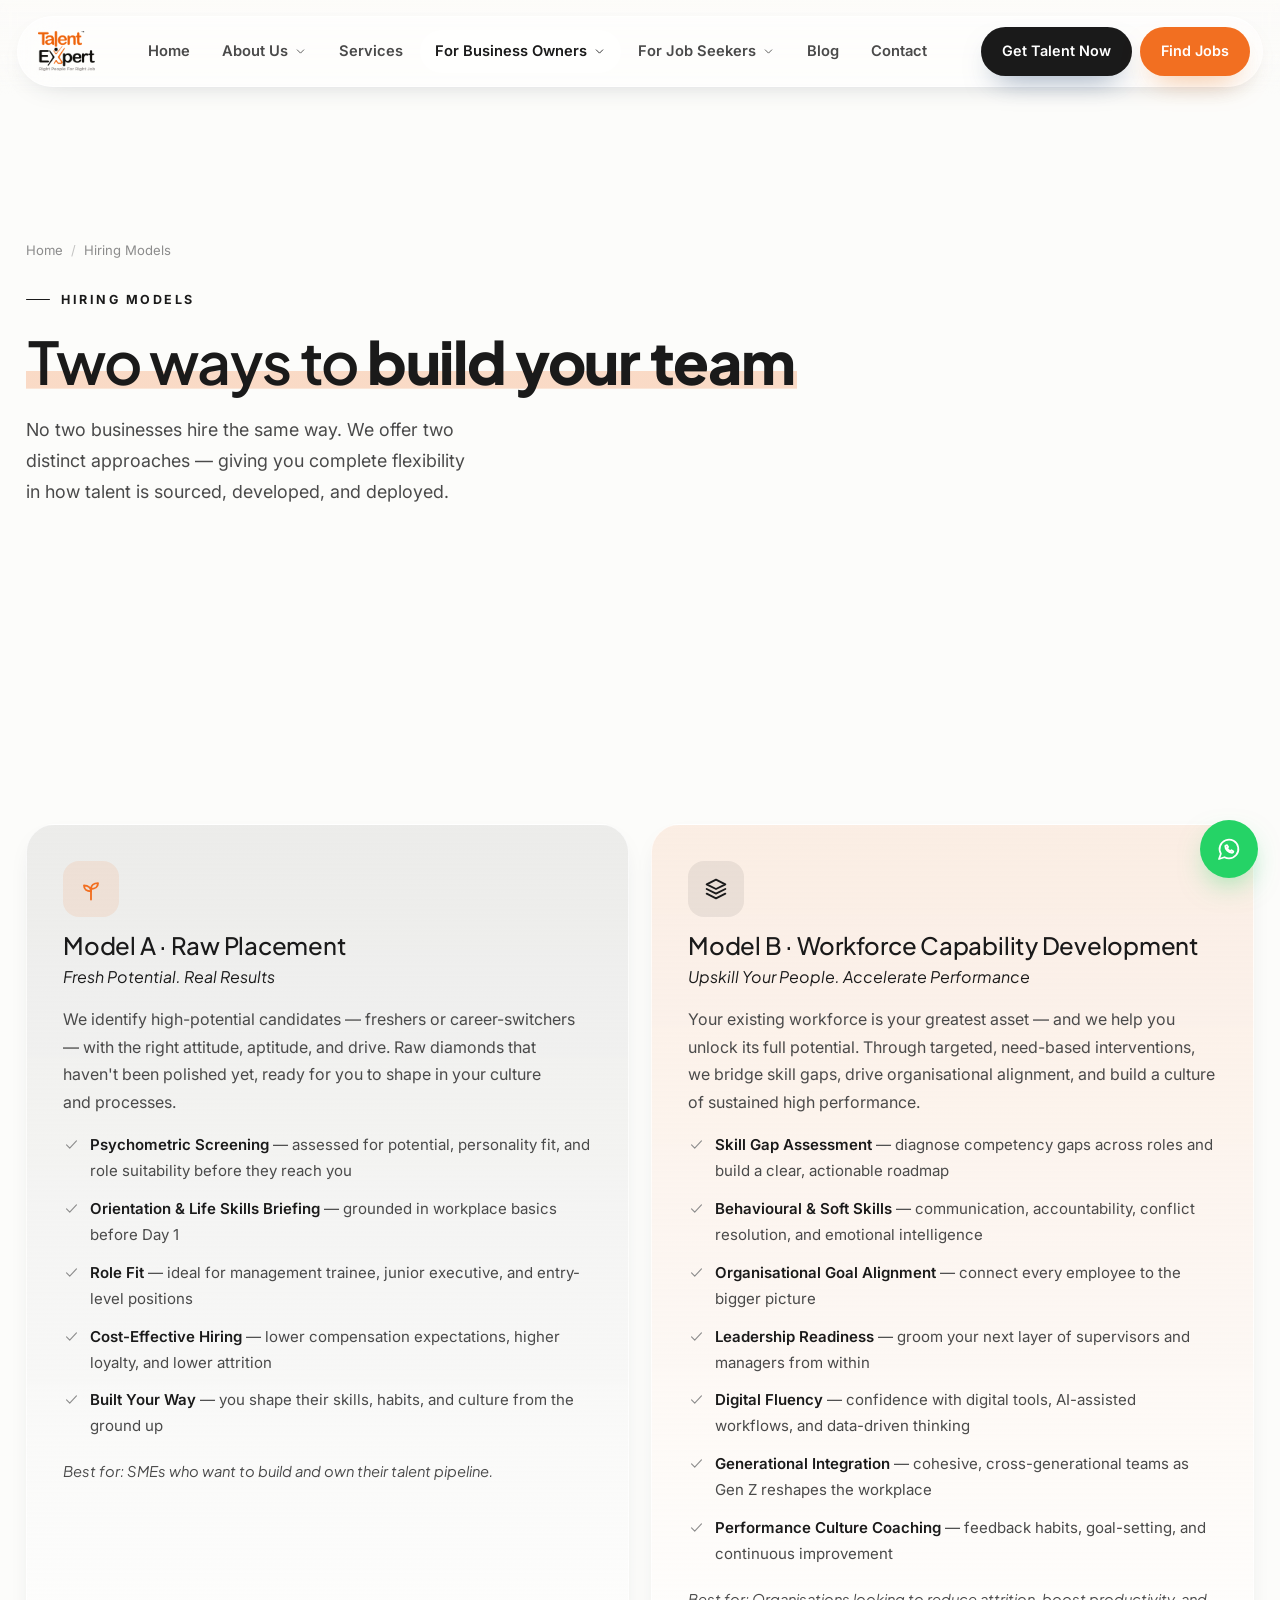
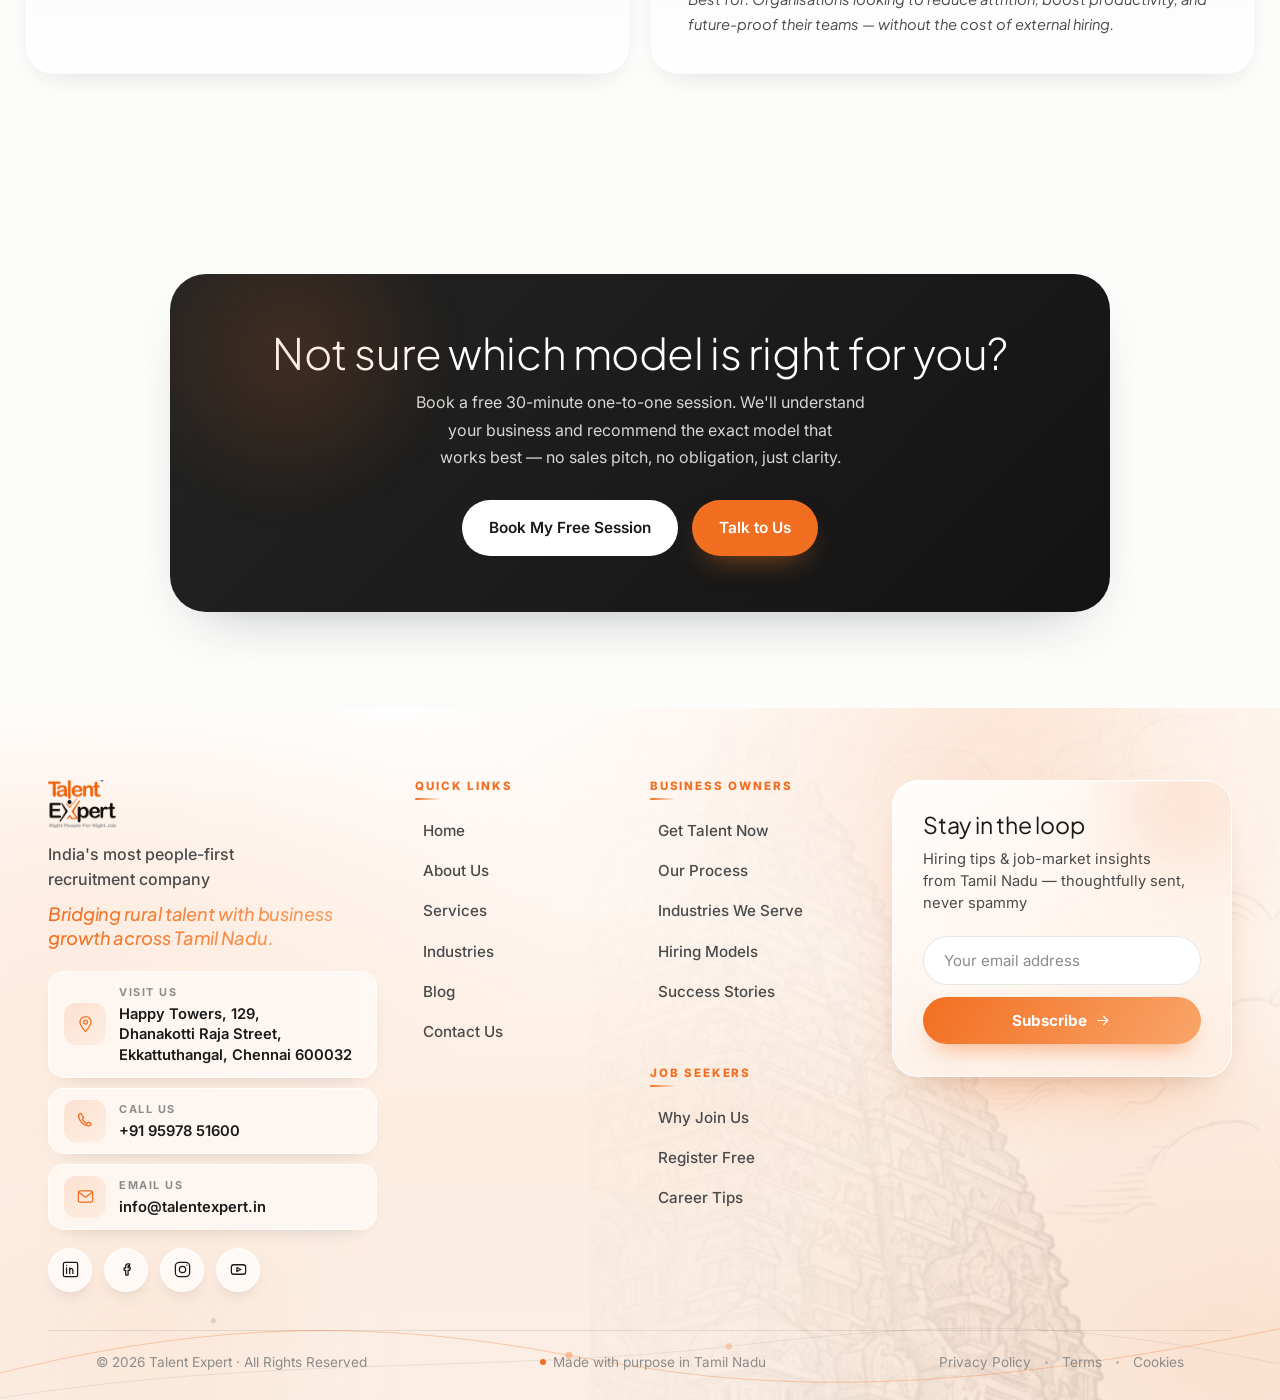
<file: hiring-models.html>
<!DOCTYPE html>
<html lang="en">
<head>
<meta charset="UTF-8">
<meta name="viewport" content="width=device-width, initial-scale=1.0">
<title>Hiring Models | Raw Placement &amp; Workforce Capability Development | Talent Expert</title>
<meta name="description" content="Two flexible hiring models for SMEs: Raw Placement for building your own pipeline, and Workforce Capability Development to upskill and future-proof your existing team.">
<meta name="keywords" content="recruitment models India, raw placement Tamil Nadu, workforce capability development, flexible hiring SME, employee upskilling Tamil Nadu">
<link rel="canonical" href="https://www.talentexpert.in/hiring-models.html">
<meta property="og:type" content="website">
<meta property="og:title" content="Hiring Models | Raw Placement &amp; Workforce Capability Development | Talent Expert">
<meta property="og:description" content="Two flexible hiring models for SMEs: Raw Placement for building your own pipeline, and Workforce Capability Development to upskill and future-proof your existing team.">
<meta property="og:url" content="https://www.talentexpert.in/hiring-models.html">
<meta property="og:image" content="https://www.talentexpert.in/assets/logos/talent-expert-logo.png">
<meta name="twitter:card" content="summary_large_image">
<link rel="icon" type="image/png" href="assets/logos/favicon.png">
<link rel="preconnect" href="https://fonts.googleapis.com">
<link rel="preconnect" href="https://fonts.gstatic.com" crossorigin>
<link href="https://fonts.googleapis.com/css2?family=Plus+Jakarta+Sans:ital,wght@0,400;0,500;0,600;0,700;0,800;1,400;1,500;1,600&family=Inter:wght@400;500;600;700&display=swap" rel="stylesheet">
<script>(function(){var d=document.documentElement;d.className+=" fonts-loading";var r=function(){d.classList.remove("fonts-loading")};try{if(document.fonts&&document.fonts.ready){document.fonts.ready.then(r)}}catch(e){}setTimeout(r,1200);})();</script>
<link rel="stylesheet" href="css/styles.css?v=64">
</head>
<body data-portal="employer" data-page="employers">
<header class="nav" id="nav"><div class="nav-inner">
<a class="nav-logo" href="index.html" aria-label="Talent Expert home"><img src="assets/logos/talent-expert-logo.png" alt="Talent Expert — Right People For Right Job"></a>
<nav class="nav-menu" aria-label="Primary">
<div class="nav-item">
<a href="index.html">Home</a>
</div>
<div class="nav-item">
<a href="about.html">About Us <svg class="ic caret"><use href="assets/icons/sprite.svg#i-chevron"/></svg></a>
<div class="mega">
<a class="mega-link" href="about.html#story"><span class="chip b"><svg class="ic"><use href="assets/icons/sprite.svg#i-compass"/></svg></span><span><h5>Our Story</h5><p>Why Talent Expert exists</p></span></a>
<a class="mega-link" href="about.html#vision"><span class="chip g"><svg class="ic"><use href="assets/icons/sprite.svg#i-eye"/></svg></span><span><h5>Vision &amp; Mission</h5><p>From every village, into every industry</p></span></a>
<a class="mega-link" href="about.html#values"><span class="chip o"><svg class="ic"><use href="assets/icons/sprite.svg#i-shield"/></svg></span><span><h5>Core Values</h5><p>What we stand for</p></span></a>
</div>
</div>
<div class="nav-item">
<a href="services.html">Services</a>
</div>
<div class="nav-item">
<a href="employers.html" aria-current="page">For Business Owners <svg class="ic caret"><use href="assets/icons/sprite.svg#i-chevron"/></svg></a>
<div class="mega">
<a class="mega-link" href="employers.html#why"><span class="chip b"><svg class="ic"><use href="assets/icons/sprite.svg#i-shield"/></svg></span><span><h5>Why Partner With Us</h5><p>Your on-demand HR department</p></span></a>
<a class="mega-link" href="process.html"><span class="chip o"><svg class="ic"><use href="assets/icons/sprite.svg#i-flow"/></svg></span><span><h5>Our Process</h5><p>7 steps that deliver results</p></span></a>
<a class="mega-link" href="hiring-models.html"><span class="chip g"><svg class="ic"><use href="assets/icons/sprite.svg#i-layers"/></svg></span><span><h5>Hiring Models</h5><p>Raw Placement &middot; Capability Dev.</p></span></a>
<a class="mega-link" href="industries.html"><span class="chip a"><svg class="ic"><use href="assets/icons/sprite.svg#i-factory"/></svg></span><span><h5>Industries We Serve</h5><p>8 high-growth sectors</p></span></a>
<a class="mega-link" href="employers.html#stories"><span class="chip b"><svg class="ic"><use href="assets/icons/sprite.svg#i-star"/></svg></span><span><h5>Success Stories</h5><p>What business leaders say</p></span></a>
<a class="mega-link" href="employers.html#contact"><span class="chip o"><svg class="ic"><use href="assets/icons/sprite.svg#i-target"/></svg></span><span><h5>Get Talent Now</h5><p>Free consultation</p></span></a>
</div>
</div>
<div class="nav-item">
<a href="job-seekers.html">For Job Seekers <svg class="ic caret"><use href="assets/icons/sprite.svg#i-chevron"/></svg></a>
<div class="mega">
<a class="mega-link" href="job-seekers.html#why"><span class="chip o"><svg class="ic"><use href="assets/icons/sprite.svg#i-heart"/></svg></span><span><h5>Why Join Us</h5><p>We build careers, not just jobs</p></span></a>
<a class="mega-link" href="job-seekers.html#eligibility"><span class="chip g"><svg class="ic"><use href="assets/icons/sprite.svg#i-check"/></svg></span><span><h5>Eligibility</h5><p>Who can apply</p></span></a>
<a class="mega-link" href="job-seekers.html#how"><span class="chip b"><svg class="ic"><use href="assets/icons/sprite.svg#i-flow"/></svg></span><span><h5>How It Works</h5><p>Your career journey</p></span></a>

<a class="mega-link" href="career-tips.html"><span class="chip g"><svg class="ic"><use href="assets/icons/sprite.svg#i-bulb"/></svg></span><span><h5>Career Tips</h5><p>Get the right job faster in 2026</p></span></a>
<a class="mega-link" href="job-seekers.html#register"><span class="chip o"><svg class="ic"><use href="assets/icons/sprite.svg#i-rocket"/></svg></span><span><h5>Register Free</h5><p>Start your career journey</p></span></a>
</div>
</div>
<div class="nav-item">
<a href="blog.html">Blog</a>
</div>
<div class="nav-item">
<a href="contact.html">Contact</a>
</div>
</nav>
<div class="nav-cta"><a class="btn btn-blue" href="employers.html" data-portal-choice="business">Get Talent Now</a><a class="btn btn-orange" href="job-seekers.html" data-portal-choice="jobseeker">Find Jobs</a><button class="burger" onclick="toggleMenu(true)" aria-label="Open menu"><span></span></button></div></div></header>
<div class="mnav" id="mnav"><button class="burger mnav-close" onclick="toggleMenu(false)" aria-label="Close menu"><span></span></button><a href="index.html">Home</a><a href="about.html">About Us</a><a href="services.html">Services</a><a href="employers.html">For Business Owners</a><a href="industries.html" class="sub">Industries We Serve</a><a href="hiring-models.html" class="sub">Hiring Models</a><a href="job-seekers.html">For Job Seekers</a><a href="career-tips.html" class="sub">Career Tips</a><a href="blog.html">Blog</a><a href="contact.html">Contact</a><div class="m-cta"><a class="btn btn-blue" href="employers.html">Get Talent Now</a><a class="btn btn-orange" href="job-seekers.html">Find Jobs</a></div></div>
<section class="hero employer" id="top"><div class="wrap"><div class="crumb reveal"><a href="index.html">Home</a><span class="sep">/</span><span>Hiring Models</span></div>
<div class="sec-head reveal" style="max-width:840px"><span class="eyebrow">Hiring Models</span>
<h1 class="display"><span class="hl-mark">Two ways to <em>build your team</em></span></h1>
<p class="lead" style="margin-top:20px">No two businesses hire the same way. We offer two distinct approaches — giving you complete flexibility in how talent is sourced, developed, and deployed.</p></div></div></section>
<section class="section"><div class="wrap"><div class="compare">
<div class="col a reveal">
<span class="chip o" style="margin-bottom:16px"><svg class="ic"><use href="assets/icons/sprite.svg#i-sprout"/></svg></span>
<h3>Model A · Raw Placement</h3><div class="tagline">Fresh Potential. Real Results</div>
<p>We identify high-potential candidates — freshers or career-switchers — with the right attitude, aptitude, and drive. Raw diamonds that haven't been polished yet, ready for you to shape in your culture and processes.</p>
<ul>
<li><svg class="ic"><use href="assets/icons/sprite.svg#i-check"/></svg><span><b>Psychometric Screening</b> — assessed for potential, personality fit, and role suitability before they reach you</span></li>
<li><svg class="ic"><use href="assets/icons/sprite.svg#i-check"/></svg><span><b>Orientation &amp; Life Skills Briefing</b> — grounded in workplace basics before Day 1</span></li>
<li><svg class="ic"><use href="assets/icons/sprite.svg#i-check"/></svg><span><b>Role Fit</b> — ideal for management trainee, junior executive, and entry-level positions</span></li>
<li><svg class="ic"><use href="assets/icons/sprite.svg#i-check"/></svg><span><b>Cost-Effective Hiring</b> — lower compensation expectations, higher loyalty, and lower attrition</span></li>
<li><svg class="ic"><use href="assets/icons/sprite.svg#i-check"/></svg><span><b>Built Your Way</b> — you shape their skills, habits, and culture from the ground up</span></li>
</ul><p class="best">Best for: SMEs who want to build and own their talent pipeline.</p></div>
<div class="col b reveal d1">
<span class="chip b" style="margin-bottom:16px"><svg class="ic"><use href="assets/icons/sprite.svg#i-layers"/></svg></span>
<h3>Model B · Workforce Capability Development</h3><div class="tagline">Upskill Your People. Accelerate Performance</div>
<p>Your existing workforce is your greatest asset — and we help you unlock its full potential. Through targeted, need-based interventions, we bridge skill gaps, drive organisational alignment, and build a culture of sustained high performance.</p>
<ul>
<li><svg class="ic"><use href="assets/icons/sprite.svg#i-check"/></svg><span><b>Skill Gap Assessment</b> — diagnose competency gaps across roles and build a clear, actionable roadmap</span></li>
<li><svg class="ic"><use href="assets/icons/sprite.svg#i-check"/></svg><span><b>Behavioural &amp; Soft Skills</b> — communication, accountability, conflict resolution, and emotional intelligence</span></li>
<li><svg class="ic"><use href="assets/icons/sprite.svg#i-check"/></svg><span><b>Organisational Goal Alignment</b> — connect every employee to the bigger picture</span></li>
<li><svg class="ic"><use href="assets/icons/sprite.svg#i-check"/></svg><span><b>Leadership Readiness</b> — groom your next layer of supervisors and managers from within</span></li>
<li><svg class="ic"><use href="assets/icons/sprite.svg#i-check"/></svg><span><b>Digital Fluency</b> — confidence with digital tools, AI-assisted workflows, and data-driven thinking</span></li>
<li><svg class="ic"><use href="assets/icons/sprite.svg#i-check"/></svg><span><b>Generational Integration</b> — cohesive, cross-generational teams as Gen Z reshapes the workplace</span></li>
<li><svg class="ic"><use href="assets/icons/sprite.svg#i-check"/></svg><span><b>Performance Culture Coaching</b> — feedback habits, goal-setting, and continuous improvement</span></li>
</ul><p class="best">Best for: Organisations looking to reduce attrition, boost productivity, and future-proof their teams — without the cost of external hiring.</p></div>
</div></div></section>
<section class="cta"><div class="wrap"><div class="cta-inner reveal">
<span class="cta-glow" style="top:-80px;left:-40px"></span>
<h2>Not sure which model is right for you?</h2>
<p>Book a free 30-minute one-to-one session. We'll understand your business and recommend the exact model that works best — no sales pitch, no obligation, just clarity.</p>
<div class="cta-actions"><a class="btn btn-white" href="employers.html#contact" data-portal-choice="business">Book My Free Session</a><a class="btn btn-orange" href="contact.html">Talk to Us</a></div></div></div></section>
<footer class="site" id="siteFooter">
  <div class="foot-orn" aria-hidden="true">
    <div class="foot-glow"></div>
    <div class="foot-temple"></div>
    <svg viewBox="0 0 1440 200" preserveAspectRatio="none" fill="none">
      <path d="M0 152 C 240 92, 430 92, 640 132 S 1050 182, 1440 102" stroke="#F26F21" stroke-width="1.2" opacity=".55"/>
      <path d="M0 180 C 300 132, 560 152, 820 122 S 1200 92, 1440 142" stroke="#8C8C8C" stroke-width="1" opacity=".35"/>
      <circle cx="640" cy="132" r="4" fill="#F26F21" opacity=".65"/>
      <circle cx="820" cy="122" r="3.5" fill="#F26F21" opacity=".5"/>
      <circle cx="240" cy="93" r="3" fill="#8C8C8C" opacity=".5"/>
    </svg>
  </div>
  <div class="foot-wrap">
    <div class="foot-top">
      <div class="foot-brand reveal">
        <img class="foot-logo" src="assets/logos/talent-expert-logo.png" alt="Talent Expert — Right People For Right Job">
        <p class="foot-msg"><span class="fm-1">India's most people-first recruitment company</span><span class="fm-2">Bridging rural talent with business growth across Tamil&nbsp;Nadu.</span></p>
        <div class="foot-cards">
          <a class="foot-card" href="https://www.google.com/maps/search/?api=1&amp;query=Happy+Towers+129+Dhanakotti+Raja+Street+Ekkattuthangal+Chennai+600032" target="_blank" rel="noopener">
            <span class="fc-ic"><svg class="ic"><use href="assets/icons/sprite.svg#i-pin"/></svg></span>
            <span><span class="fc-t">Visit Us</span><span class="fc-v">Happy Towers, 129, <span class="nb">Dhanakotti Raja Street</span>, <span class="nb">Ekkattuthangal</span>, <span class="nb">Chennai&nbsp;600032</span></span></span>
          </a>
          <a class="foot-card" href="tel:+919597851600">
            <span class="fc-ic"><svg class="ic"><use href="assets/icons/sprite.svg#i-phone"/></svg></span>
            <span><span class="fc-t">Call Us</span><span class="fc-v">+91 95978 51600</span></span>
          </a>
          <a class="foot-card" href="mailto:info@talentexpert.in">
            <span class="fc-ic"><svg class="ic"><use href="assets/icons/sprite.svg#i-mail"/></svg></span>
            <span><span class="fc-t">Email Us</span><span class="fc-v">info@talentexpert.in</span></span>
          </a>
        </div>
        <div class="foot-social">
          <a href="https://www.linkedin.com/company/talentexpert-in" aria-label="LinkedIn" target="_blank" rel="noopener"><svg class="ic"><use href="assets/icons/sprite.svg#i-linkedin"/></svg></a>
          <a href="https://www.facebook.com/talentexpert.in" aria-label="Facebook" target="_blank" rel="noopener"><svg class="ic"><use href="assets/icons/sprite.svg#i-facebook"/></svg></a>
          <a href="https://www.instagram.com/talentexpert.in" aria-label="Instagram" target="_blank" rel="noopener"><svg class="ic"><use href="assets/icons/sprite.svg#i-instagram"/></svg></a>
          <a href="https://www.youtube.com/@talentexpert" aria-label="YouTube" target="_blank" rel="noopener"><svg class="ic"><use href="assets/icons/sprite.svg#i-youtube"/></svg></a>
        </div>
      </div>
      <nav class="foot-menus" aria-label="Footer">
        <div class="foot-group reveal d1">
          <h4>Quick Links</h4>
          <ul>
            <li><a href="index.html">Home</a></li>
            <li><a href="about.html">About Us</a></li>
            <li><a href="services.html">Services</a></li>
            <li><a href="industries.html">Industries</a></li>
            <li><a href="blog.html">Blog</a></li>
            <li><a href="contact.html">Contact Us</a></li>
          </ul>
        </div>
        <div class="foot-group reveal d2">
          <h4>Business Owners</h4>
          <ul>
            <li><a href="employers.html#contact">Get Talent Now</a></li>
            <li><a href="process.html">Our Process</a></li>
            <li><a href="industries.html">Industries We Serve</a></li>
            <li><a href="hiring-models.html">Hiring Models</a></li>
            <li><a href="employers.html#stories">Success Stories</a></li>
          </ul>
        </div>
        <div class="foot-group reveal d3">
          <h4>Job Seekers</h4>
          <ul>
            <li><a href="job-seekers.html#why">Why Join Us</a></li>
            <li><a href="job-seekers.html#register">Register Free</a></li>
            <li><a href="career-tips.html">Career Tips</a></li>
          </ul>
        </div>
      </nav>
      <div class="foot-news reveal d4">
        <div class="news-card">
          <h4>Stay in the loop</h4>
          <p>Hiring tips &amp; job-market insights from Tamil&nbsp;Nadu — thoughtfully sent, never spammy</p>
          <form class="news-form" data-formspree action="https://formspree.io/f/mzdlnrre" data-success="You're subscribed — watch your inbox">
            <input class="news-input" type="email" name="email" placeholder="Your email address" aria-label="Email address" required>
            <button class="news-btn magnetic" type="submit">Subscribe <svg class="ic"><use href="assets/icons/sprite.svg#i-arrow"/></svg></button>
            <p class="form-msg"></p>
          </form>
        </div>
      </div>
    </div>
    <div class="foot-bottom reveal d5">
      <span class="fb-left">&copy; <span id="year">2026</span> Talent Expert &middot; All Rights Reserved</span>
      <span class="fb-mid">Made with purpose in Tamil&nbsp;Nadu</span>
      <span class="fb-right"><a href="privacy.html">Privacy Policy</a><span class="dot"></span><a href="terms.html">Terms</a><span class="dot"></span><a href="privacy.html#cookies">Cookies</a></span>
    </div>
  </div>
</footer>
<a class="wa-float" href="https://wa.me/919597851600" aria-label="Chat on WhatsApp" target="_blank" rel="noopener"><svg class="ic"><use href="assets/icons/sprite.svg#i-whatsapp"/></svg></a>
<script src="js/main.js?v=24"></script></body></html>
</file>
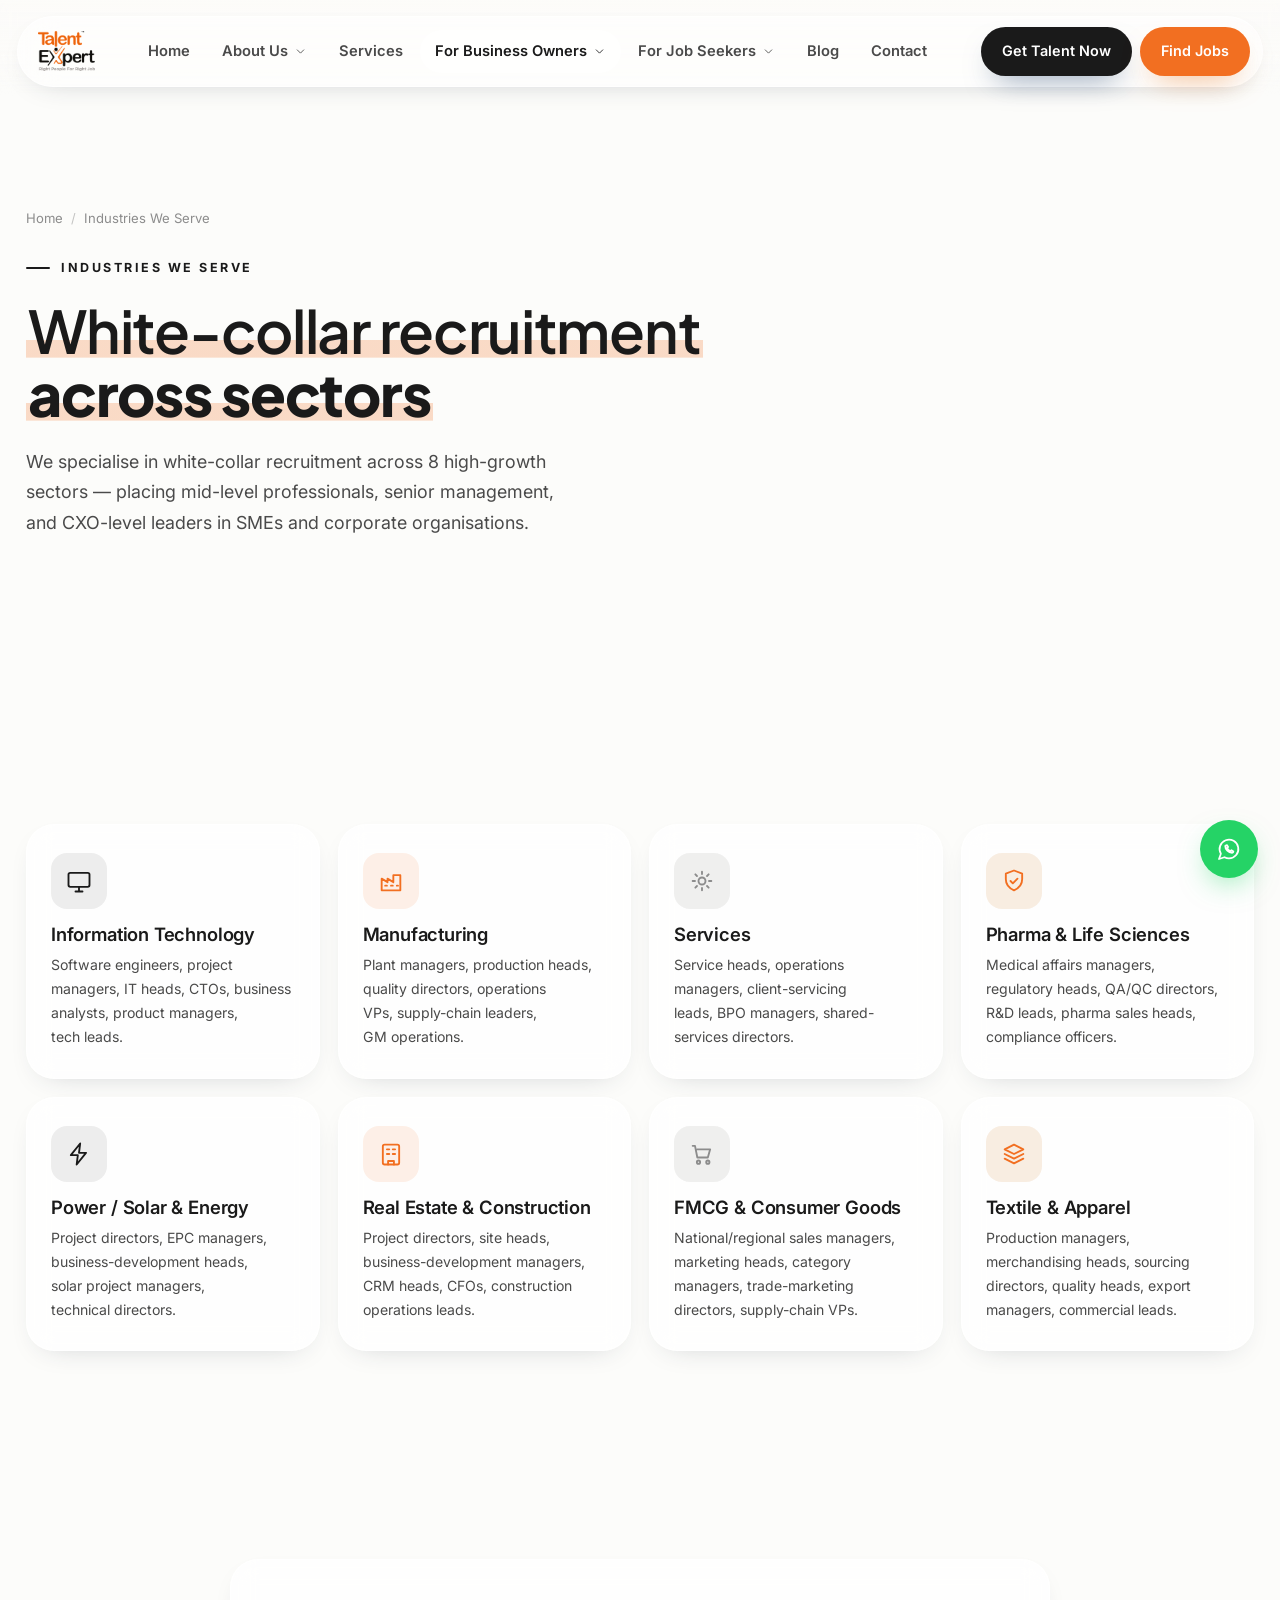
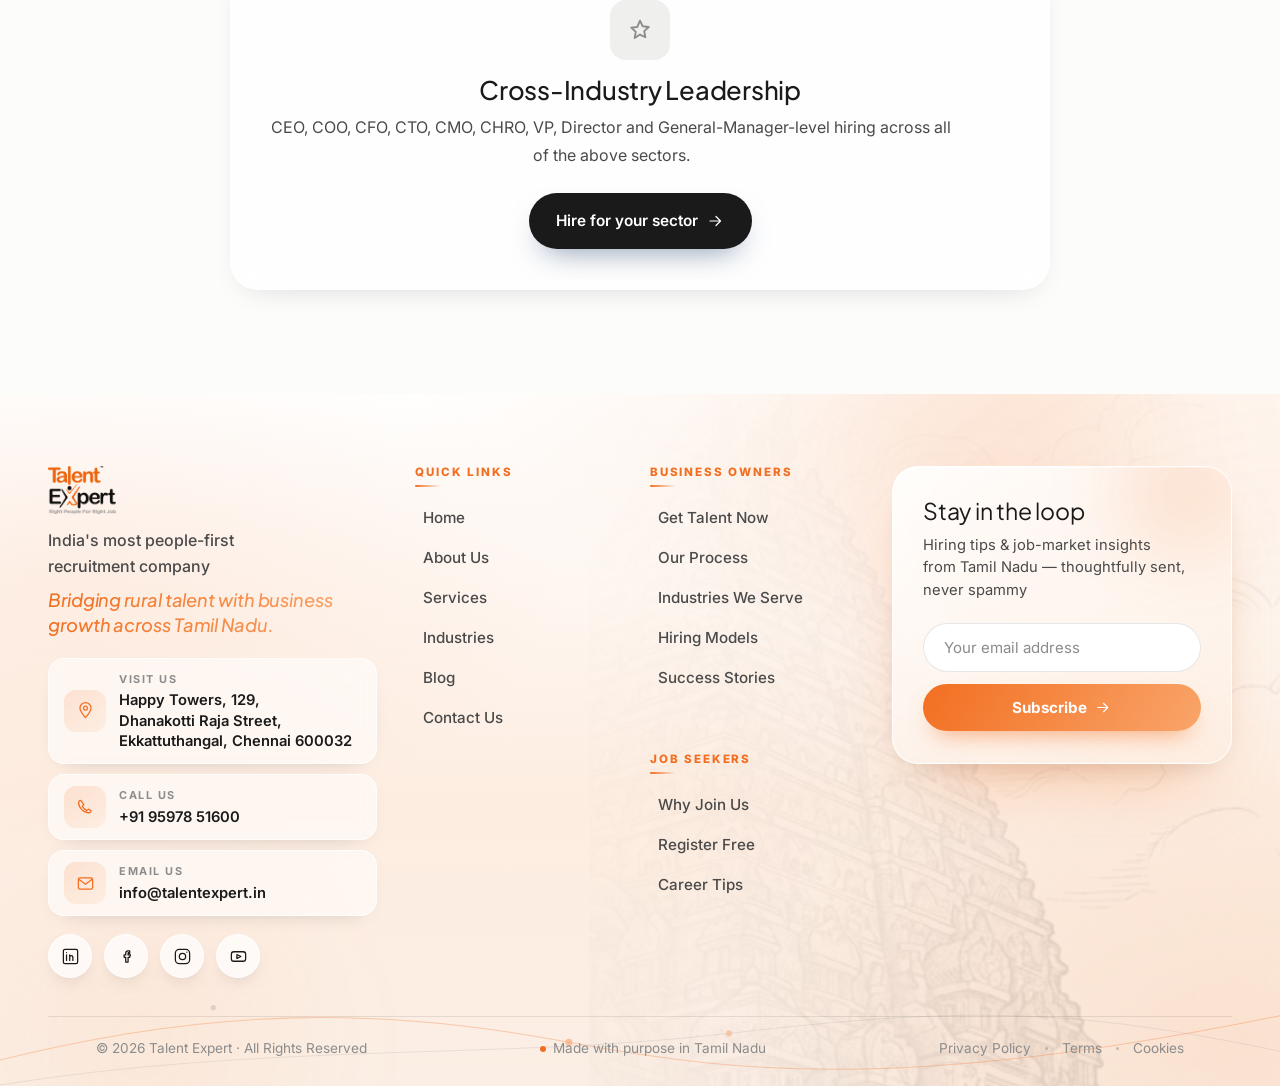
<file: industries.html>
<!DOCTYPE html>
<html lang="en">
<head>
<meta charset="UTF-8">
<meta name="viewport" content="width=device-width, initial-scale=1.0">
<title>Industries We Serve | White-Collar Recruitment Across 8 Sectors | Talent Expert</title>
<meta name="description" content="White-collar recruitment across IT, Manufacturing, Services, Pharma, Power/Solar, Real Estate, FMCG and Textile — mid-management to CXO placement in Tamil Nadu.">
<meta name="keywords" content="white-collar recruitment India, senior management hiring Tamil Nadu, CXO recruitment India, mid-management placement">
<link rel="canonical" href="https://www.talentexpert.in/industries.html">
<meta property="og:type" content="website">
<meta property="og:title" content="Industries We Serve | White-Collar Recruitment Across 8 Sectors | Talent Expert">
<meta property="og:description" content="White-collar recruitment across IT, Manufacturing, Services, Pharma, Power/Solar, Real Estate, FMCG and Textile — mid-management to CXO placement in Tamil Nadu.">
<meta property="og:url" content="https://www.talentexpert.in/industries.html">
<meta property="og:image" content="https://www.talentexpert.in/assets/logos/talent-expert-logo.png">
<meta name="twitter:card" content="summary_large_image">
<link rel="icon" type="image/png" href="assets/logos/favicon.png">
<link rel="preconnect" href="https://fonts.googleapis.com">
<link rel="preconnect" href="https://fonts.gstatic.com" crossorigin>
<link href="https://fonts.googleapis.com/css2?family=Plus+Jakarta+Sans:ital,wght@0,400;0,500;0,600;0,700;0,800;1,400;1,500;1,600&family=Inter:wght@400;500;600;700&display=swap" rel="stylesheet">
<script>(function(){var d=document.documentElement;d.className+=" fonts-loading";var r=function(){d.classList.remove("fonts-loading")};try{if(document.fonts&&document.fonts.ready){document.fonts.ready.then(r)}}catch(e){}setTimeout(r,1200);})();</script>
<link rel="stylesheet" href="css/styles.css?v=64">
</head>
<body data-portal="employer" data-page="employers">
<header class="nav" id="nav"><div class="nav-inner">
<a class="nav-logo" href="index.html" aria-label="Talent Expert home"><img src="assets/logos/talent-expert-logo.png" alt="Talent Expert — Right People For Right Job"></a>
<nav class="nav-menu" aria-label="Primary">
<div class="nav-item">
<a href="index.html">Home</a>
</div>
<div class="nav-item">
<a href="about.html">About Us <svg class="ic caret"><use href="assets/icons/sprite.svg#i-chevron"/></svg></a>
<div class="mega">
<a class="mega-link" href="about.html#story"><span class="chip b"><svg class="ic"><use href="assets/icons/sprite.svg#i-compass"/></svg></span><span><h5>Our Story</h5><p>Why Talent Expert exists</p></span></a>
<a class="mega-link" href="about.html#vision"><span class="chip g"><svg class="ic"><use href="assets/icons/sprite.svg#i-eye"/></svg></span><span><h5>Vision &amp; Mission</h5><p>From every village, into every industry</p></span></a>
<a class="mega-link" href="about.html#values"><span class="chip o"><svg class="ic"><use href="assets/icons/sprite.svg#i-shield"/></svg></span><span><h5>Core Values</h5><p>What we stand for</p></span></a>
</div>
</div>
<div class="nav-item">
<a href="services.html">Services</a>
</div>
<div class="nav-item">
<a href="employers.html" aria-current="page">For Business Owners <svg class="ic caret"><use href="assets/icons/sprite.svg#i-chevron"/></svg></a>
<div class="mega">
<a class="mega-link" href="employers.html#why"><span class="chip b"><svg class="ic"><use href="assets/icons/sprite.svg#i-shield"/></svg></span><span><h5>Why Partner With Us</h5><p>Your on-demand HR department</p></span></a>
<a class="mega-link" href="process.html"><span class="chip o"><svg class="ic"><use href="assets/icons/sprite.svg#i-flow"/></svg></span><span><h5>Our Process</h5><p>7 steps that deliver results</p></span></a>
<a class="mega-link" href="hiring-models.html"><span class="chip g"><svg class="ic"><use href="assets/icons/sprite.svg#i-layers"/></svg></span><span><h5>Hiring Models</h5><p>Raw Placement &middot; Capability Dev.</p></span></a>
<a class="mega-link" href="industries.html"><span class="chip a"><svg class="ic"><use href="assets/icons/sprite.svg#i-factory"/></svg></span><span><h5>Industries We Serve</h5><p>8 high-growth sectors</p></span></a>
<a class="mega-link" href="employers.html#stories"><span class="chip b"><svg class="ic"><use href="assets/icons/sprite.svg#i-star"/></svg></span><span><h5>Success Stories</h5><p>What business leaders say</p></span></a>
<a class="mega-link" href="employers.html#contact"><span class="chip o"><svg class="ic"><use href="assets/icons/sprite.svg#i-target"/></svg></span><span><h5>Get Talent Now</h5><p>Free consultation</p></span></a>
</div>
</div>
<div class="nav-item">
<a href="job-seekers.html">For Job Seekers <svg class="ic caret"><use href="assets/icons/sprite.svg#i-chevron"/></svg></a>
<div class="mega">
<a class="mega-link" href="job-seekers.html#why"><span class="chip o"><svg class="ic"><use href="assets/icons/sprite.svg#i-heart"/></svg></span><span><h5>Why Join Us</h5><p>We build careers, not just jobs</p></span></a>
<a class="mega-link" href="job-seekers.html#eligibility"><span class="chip g"><svg class="ic"><use href="assets/icons/sprite.svg#i-check"/></svg></span><span><h5>Eligibility</h5><p>Who can apply</p></span></a>
<a class="mega-link" href="job-seekers.html#how"><span class="chip b"><svg class="ic"><use href="assets/icons/sprite.svg#i-flow"/></svg></span><span><h5>How It Works</h5><p>Your career journey</p></span></a>

<a class="mega-link" href="career-tips.html"><span class="chip g"><svg class="ic"><use href="assets/icons/sprite.svg#i-bulb"/></svg></span><span><h5>Career Tips</h5><p>Get the right job faster in 2026</p></span></a>
<a class="mega-link" href="job-seekers.html#register"><span class="chip o"><svg class="ic"><use href="assets/icons/sprite.svg#i-rocket"/></svg></span><span><h5>Register Free</h5><p>Start your career journey</p></span></a>
</div>
</div>
<div class="nav-item">
<a href="blog.html">Blog</a>
</div>
<div class="nav-item">
<a href="contact.html">Contact</a>
</div>
</nav>
<div class="nav-cta"><a class="btn btn-blue" href="employers.html" data-portal-choice="business">Get Talent Now</a><a class="btn btn-orange" href="job-seekers.html" data-portal-choice="jobseeker">Find Jobs</a><button class="burger" onclick="toggleMenu(true)" aria-label="Open menu"><span></span></button></div></div></header>
<div class="mnav" id="mnav"><button class="burger mnav-close" onclick="toggleMenu(false)" aria-label="Close menu"><span></span></button><a href="index.html">Home</a><a href="about.html">About Us</a><a href="services.html">Services</a><a href="employers.html">For Business Owners</a><a href="industries.html" class="sub">Industries We Serve</a><a href="hiring-models.html" class="sub">Hiring Models</a><a href="job-seekers.html">For Job Seekers</a><a href="career-tips.html" class="sub">Career Tips</a><a href="blog.html">Blog</a><a href="contact.html">Contact</a><div class="m-cta"><a class="btn btn-blue" href="employers.html">Get Talent Now</a><a class="btn btn-orange" href="job-seekers.html">Find Jobs</a></div></div>
<section class="hero" id="top"><div class="wrap"><div class="crumb reveal"><a href="index.html">Home</a><span class="sep">/</span><span>Industries We Serve</span></div>
<div class="sec-head reveal" style="max-width:840px"><span class="eyebrow">Industries We Serve</span>
<h1 class="display"><span class="hl-mark">White-collar recruitment <em>across sectors</em></span></h1>
<p class="lead" style="margin-top:20px">We specialise in white-collar recruitment across 8 high-growth sectors — placing mid-level professionals, senior management, and CXO-level leaders in SMEs and corporate organisations.</p></div></div></section>
<section class="section"><div class="wrap"><div class="ind-grid"><div class="card ind-card reveal"><span class="chip b"><svg class="ic"><use href="assets/icons/sprite.svg#i-monitor"/></svg></span><h3>Information Technology</h3><p>Software engineers, project managers, IT heads, CTOs, business analysts, product managers, tech leads.</p></div><div class="card ind-card reveal"><span class="chip o"><svg class="ic"><use href="assets/icons/sprite.svg#i-factory"/></svg></span><h3>Manufacturing</h3><p>Plant managers, production heads, quality directors, operations VPs, supply-chain leaders, GM operations.</p></div><div class="card ind-card reveal"><span class="chip g"><svg class="ic"><use href="assets/icons/sprite.svg#i-gear"/></svg></span><h3>Services</h3><p>Service heads, operations managers, client-servicing leads, BPO managers, shared-services directors.</p></div><div class="card ind-card reveal"><span class="chip a"><svg class="ic"><use href="assets/icons/sprite.svg#i-shield"/></svg></span><h3>Pharma &amp; Life Sciences</h3><p>Medical affairs managers, regulatory heads, QA/QC directors, R&amp;D leads, pharma sales heads, compliance officers.</p></div><div class="card ind-card reveal"><span class="chip b"><svg class="ic"><use href="assets/icons/sprite.svg#i-bolt"/></svg></span><h3>Power / Solar &amp; Energy</h3><p>Project directors, EPC managers, business-development heads, solar project managers, technical directors.</p></div><div class="card ind-card reveal"><span class="chip o"><svg class="ic"><use href="assets/icons/sprite.svg#i-building"/></svg></span><h3>Real Estate &amp; Construction</h3><p>Project directors, site heads, business-development managers, CRM heads, CFOs, construction operations leads.</p></div><div class="card ind-card reveal"><span class="chip g"><svg class="ic"><use href="assets/icons/sprite.svg#i-cart"/></svg></span><h3>FMCG &amp; Consumer Goods</h3><p>National/regional sales managers, marketing heads, category managers, trade-marketing directors, supply-chain VPs.</p></div><div class="card ind-card reveal"><span class="chip a"><svg class="ic"><use href="assets/icons/sprite.svg#i-layers"/></svg></span><h3>Textile &amp; Apparel</h3><p>Production managers, merchandising heads, sourcing directors, quality heads, export managers, commercial leads.</p></div></div></div></section>
<section class="section alt"><div class="wrap"><div class="card reveal" style="padding:40px;text-align:center;max-width:820px;margin:0 auto">
<span class="chip g" style="margin:0 auto 16px;width:60px;height:60px"><svg class="ic"><use href="assets/icons/sprite.svg#i-star"/></svg></span>
<h2 style="font-size:1.6rem;font-weight:500;margin-bottom:10px">Cross-Industry Leadership</h2>
<p>CEO, COO, CFO, CTO, CMO, CHRO, VP, Director and General-Manager-level hiring across all of the above sectors.</p>
<div style="margin-top:24px"><a class="btn btn-blue" href="employers.html#contact" data-portal-choice="business">Hire for your sector <svg class="ic"><use href="assets/icons/sprite.svg#i-arrow"/></svg></a></div></div></div></section>
<footer class="site" id="siteFooter">
  <div class="foot-orn" aria-hidden="true">
    <div class="foot-glow"></div>
    <div class="foot-temple"></div>
    <svg viewBox="0 0 1440 200" preserveAspectRatio="none" fill="none">
      <path d="M0 152 C 240 92, 430 92, 640 132 S 1050 182, 1440 102" stroke="#F26F21" stroke-width="1.2" opacity=".55"/>
      <path d="M0 180 C 300 132, 560 152, 820 122 S 1200 92, 1440 142" stroke="#8C8C8C" stroke-width="1" opacity=".35"/>
      <circle cx="640" cy="132" r="4" fill="#F26F21" opacity=".65"/>
      <circle cx="820" cy="122" r="3.5" fill="#F26F21" opacity=".5"/>
      <circle cx="240" cy="93" r="3" fill="#8C8C8C" opacity=".5"/>
    </svg>
  </div>
  <div class="foot-wrap">
    <div class="foot-top">
      <div class="foot-brand reveal">
        <img class="foot-logo" src="assets/logos/talent-expert-logo.png" alt="Talent Expert — Right People For Right Job">
        <p class="foot-msg"><span class="fm-1">India's most people-first recruitment company</span><span class="fm-2">Bridging rural talent with business growth across Tamil&nbsp;Nadu.</span></p>
        <div class="foot-cards">
          <a class="foot-card" href="https://www.google.com/maps/search/?api=1&amp;query=Happy+Towers+129+Dhanakotti+Raja+Street+Ekkattuthangal+Chennai+600032" target="_blank" rel="noopener">
            <span class="fc-ic"><svg class="ic"><use href="assets/icons/sprite.svg#i-pin"/></svg></span>
            <span><span class="fc-t">Visit Us</span><span class="fc-v">Happy Towers, 129, <span class="nb">Dhanakotti Raja Street</span>, <span class="nb">Ekkattuthangal</span>, <span class="nb">Chennai&nbsp;600032</span></span></span>
          </a>
          <a class="foot-card" href="tel:+919597851600">
            <span class="fc-ic"><svg class="ic"><use href="assets/icons/sprite.svg#i-phone"/></svg></span>
            <span><span class="fc-t">Call Us</span><span class="fc-v">+91 95978 51600</span></span>
          </a>
          <a class="foot-card" href="mailto:info@talentexpert.in">
            <span class="fc-ic"><svg class="ic"><use href="assets/icons/sprite.svg#i-mail"/></svg></span>
            <span><span class="fc-t">Email Us</span><span class="fc-v">info@talentexpert.in</span></span>
          </a>
        </div>
        <div class="foot-social">
          <a href="https://www.linkedin.com/company/talentexpert-in" aria-label="LinkedIn" target="_blank" rel="noopener"><svg class="ic"><use href="assets/icons/sprite.svg#i-linkedin"/></svg></a>
          <a href="https://www.facebook.com/talentexpert.in" aria-label="Facebook" target="_blank" rel="noopener"><svg class="ic"><use href="assets/icons/sprite.svg#i-facebook"/></svg></a>
          <a href="https://www.instagram.com/talentexpert.in" aria-label="Instagram" target="_blank" rel="noopener"><svg class="ic"><use href="assets/icons/sprite.svg#i-instagram"/></svg></a>
          <a href="https://www.youtube.com/@talentexpert" aria-label="YouTube" target="_blank" rel="noopener"><svg class="ic"><use href="assets/icons/sprite.svg#i-youtube"/></svg></a>
        </div>
      </div>
      <nav class="foot-menus" aria-label="Footer">
        <div class="foot-group reveal d1">
          <h4>Quick Links</h4>
          <ul>
            <li><a href="index.html">Home</a></li>
            <li><a href="about.html">About Us</a></li>
            <li><a href="services.html">Services</a></li>
            <li><a href="industries.html">Industries</a></li>
            <li><a href="blog.html">Blog</a></li>
            <li><a href="contact.html">Contact Us</a></li>
          </ul>
        </div>
        <div class="foot-group reveal d2">
          <h4>Business Owners</h4>
          <ul>
            <li><a href="employers.html#contact">Get Talent Now</a></li>
            <li><a href="process.html">Our Process</a></li>
            <li><a href="industries.html">Industries We Serve</a></li>
            <li><a href="hiring-models.html">Hiring Models</a></li>
            <li><a href="employers.html#stories">Success Stories</a></li>
          </ul>
        </div>
        <div class="foot-group reveal d3">
          <h4>Job Seekers</h4>
          <ul>
            <li><a href="job-seekers.html#why">Why Join Us</a></li>
            <li><a href="job-seekers.html#register">Register Free</a></li>
            <li><a href="career-tips.html">Career Tips</a></li>
          </ul>
        </div>
      </nav>
      <div class="foot-news reveal d4">
        <div class="news-card">
          <h4>Stay in the loop</h4>
          <p>Hiring tips &amp; job-market insights from Tamil&nbsp;Nadu — thoughtfully sent, never spammy</p>
          <form class="news-form" data-formspree action="https://formspree.io/f/mzdlnrre" data-success="You're subscribed — watch your inbox">
            <input class="news-input" type="email" name="email" placeholder="Your email address" aria-label="Email address" required>
            <button class="news-btn magnetic" type="submit">Subscribe <svg class="ic"><use href="assets/icons/sprite.svg#i-arrow"/></svg></button>
            <p class="form-msg"></p>
          </form>
        </div>
      </div>
    </div>
    <div class="foot-bottom reveal d5">
      <span class="fb-left">&copy; <span id="year">2026</span> Talent Expert &middot; All Rights Reserved</span>
      <span class="fb-mid">Made with purpose in Tamil&nbsp;Nadu</span>
      <span class="fb-right"><a href="privacy.html">Privacy Policy</a><span class="dot"></span><a href="terms.html">Terms</a><span class="dot"></span><a href="privacy.html#cookies">Cookies</a></span>
    </div>
  </div>
</footer>
<a class="wa-float" href="https://wa.me/919597851600" aria-label="Chat on WhatsApp" target="_blank" rel="noopener"><svg class="ic"><use href="assets/icons/sprite.svg#i-whatsapp"/></svg></a>
<script src="js/main.js?v=24"></script></body></html>
</file>
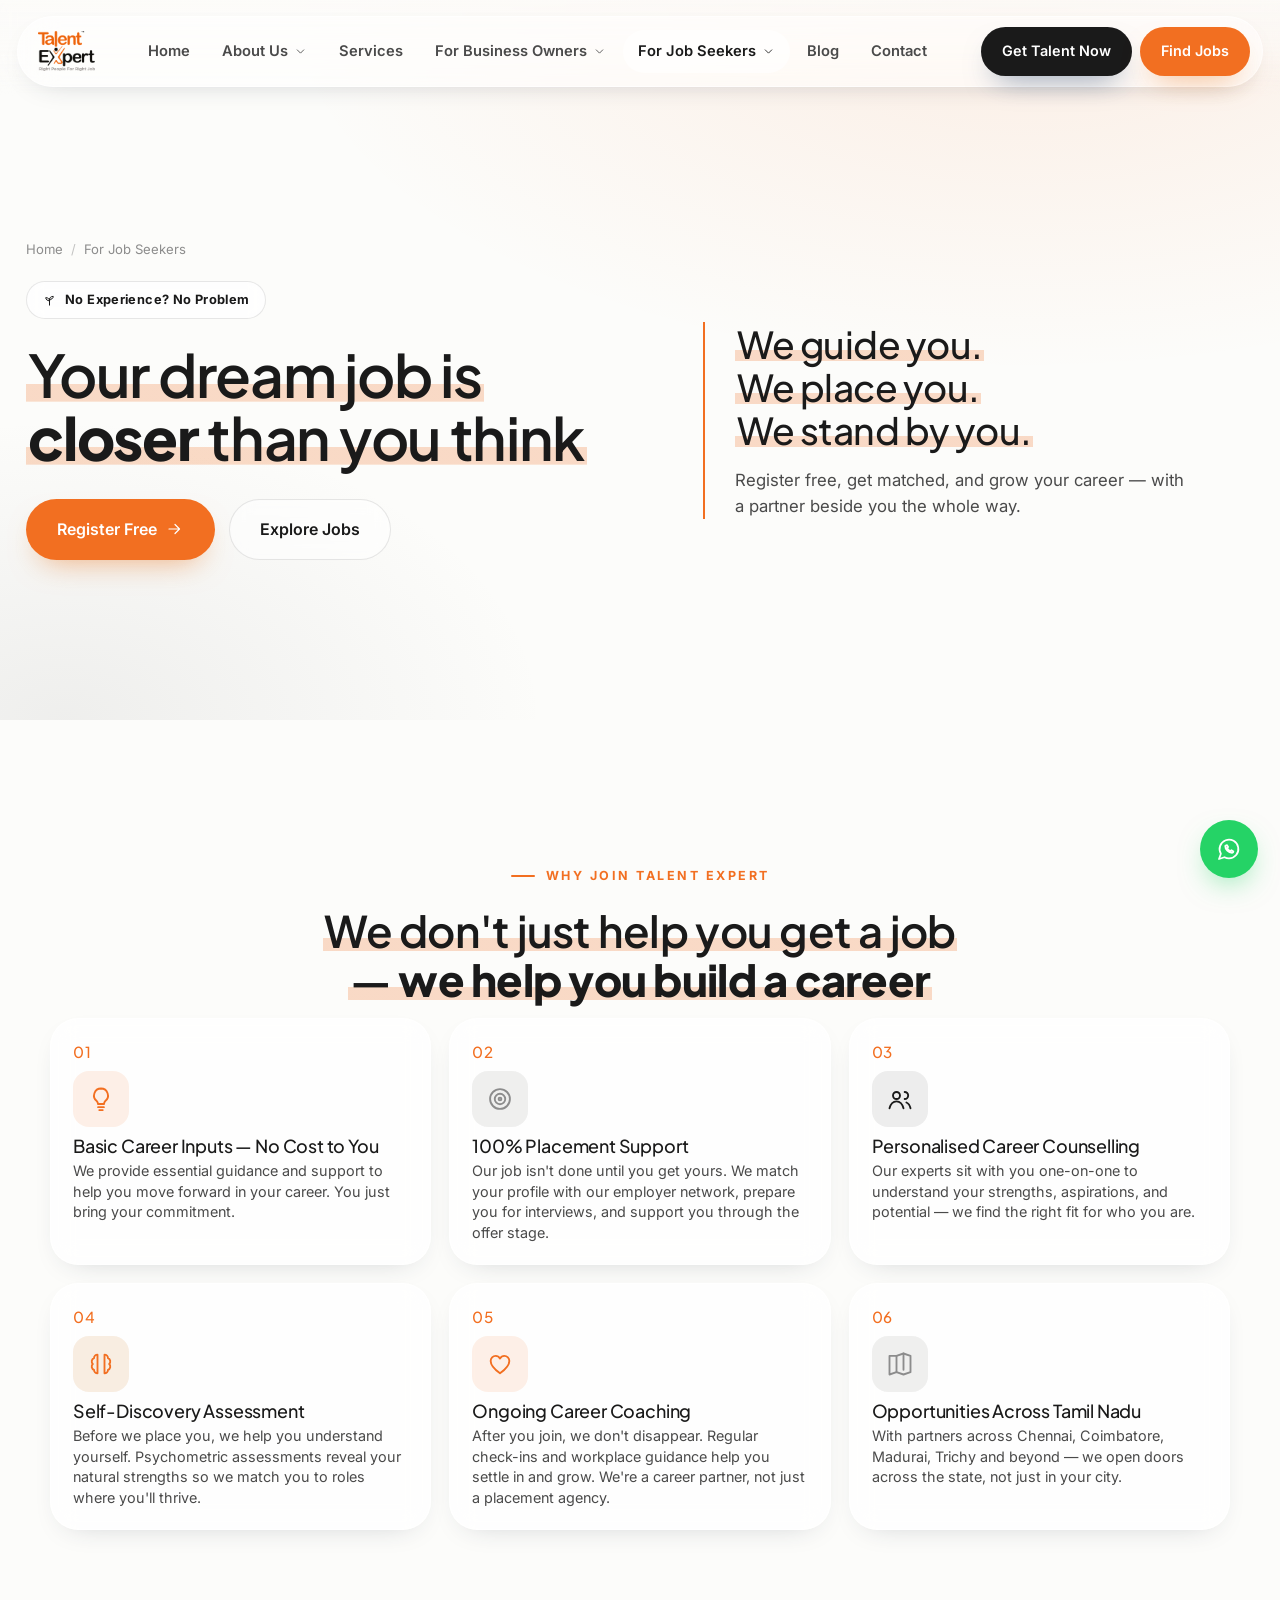
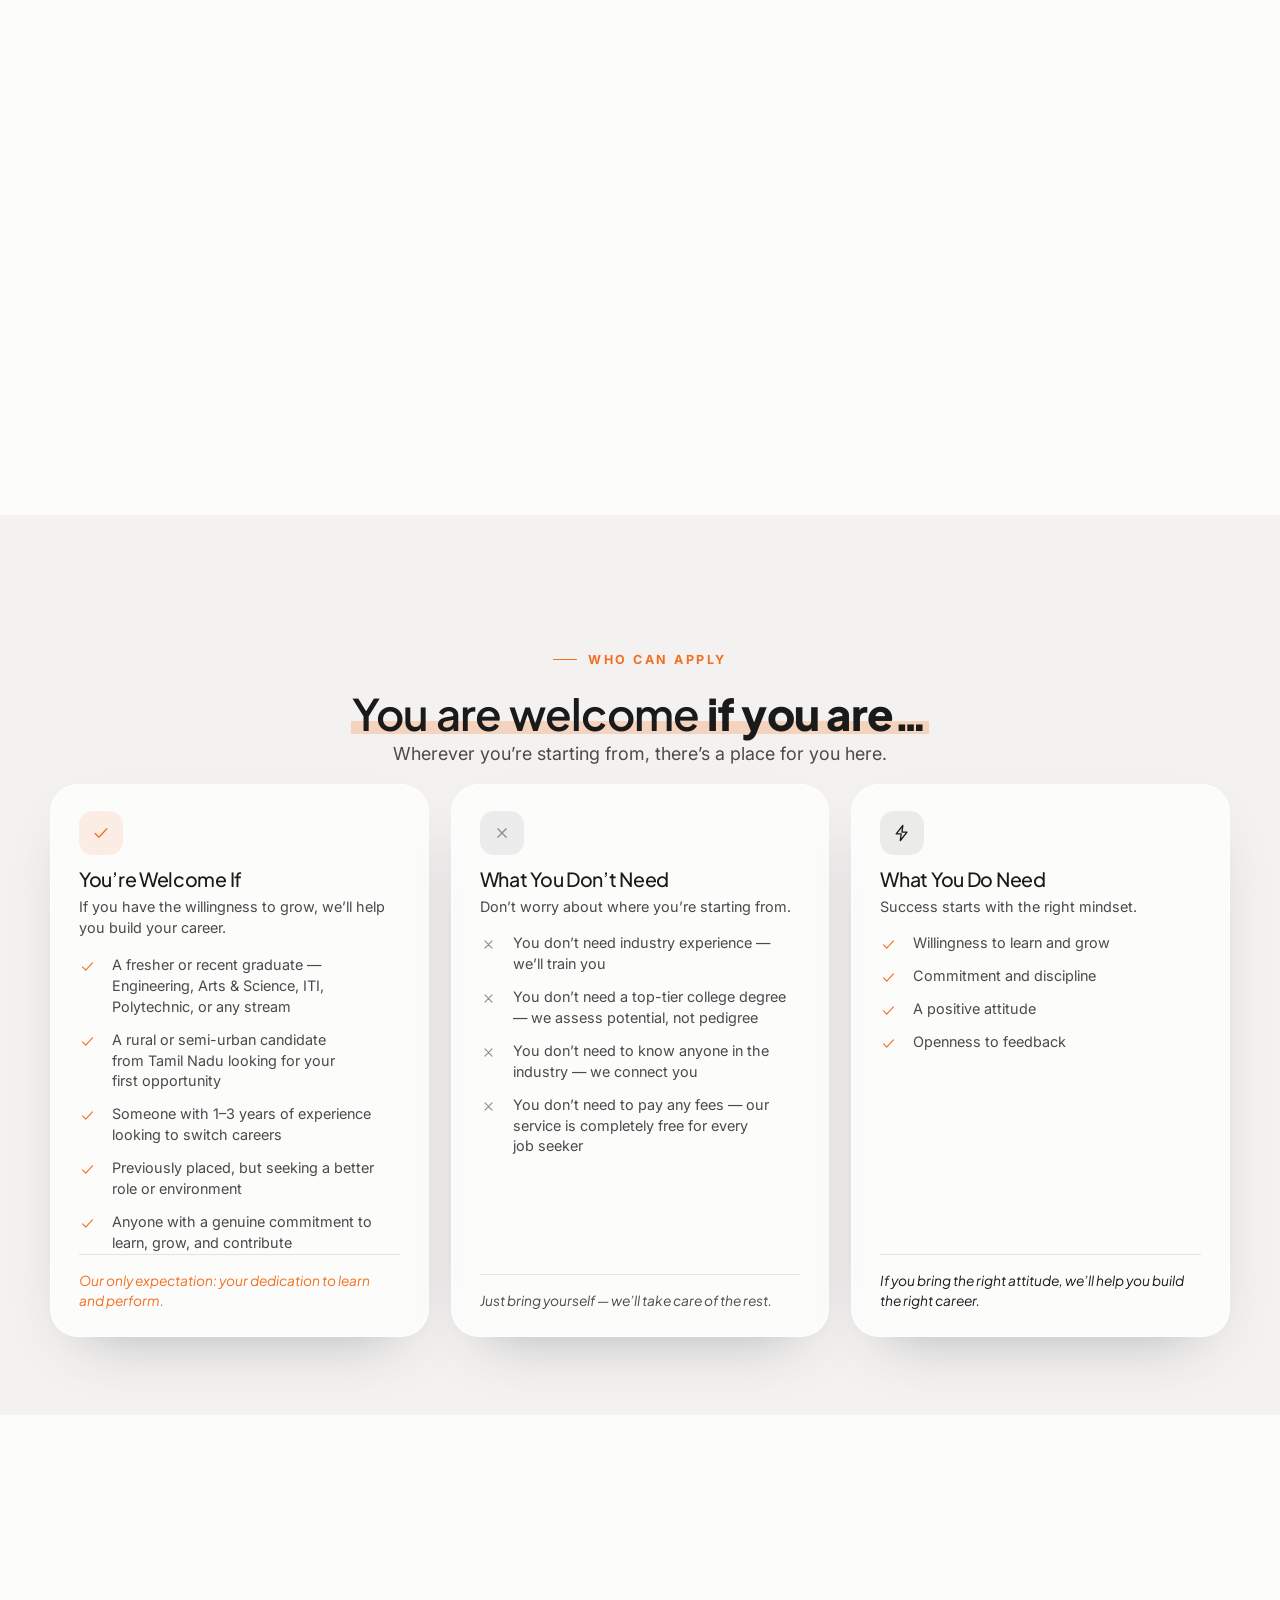
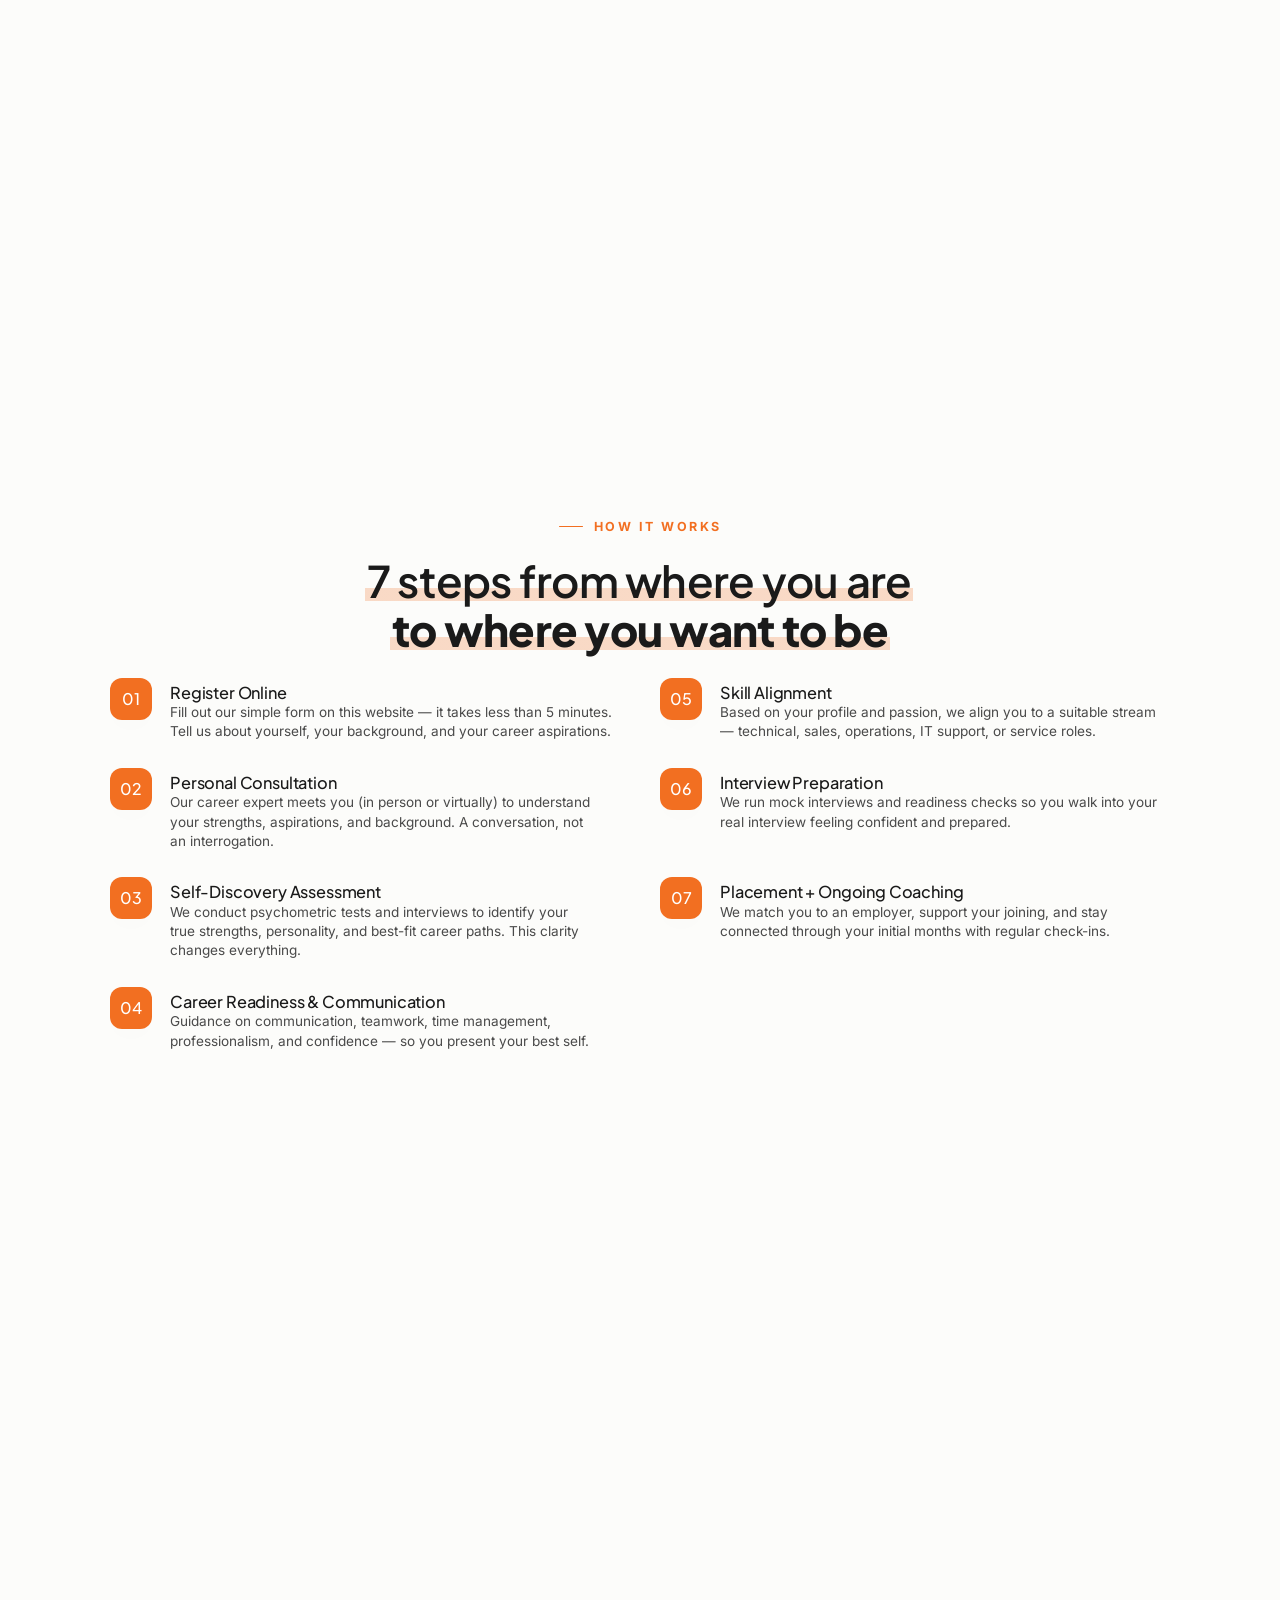
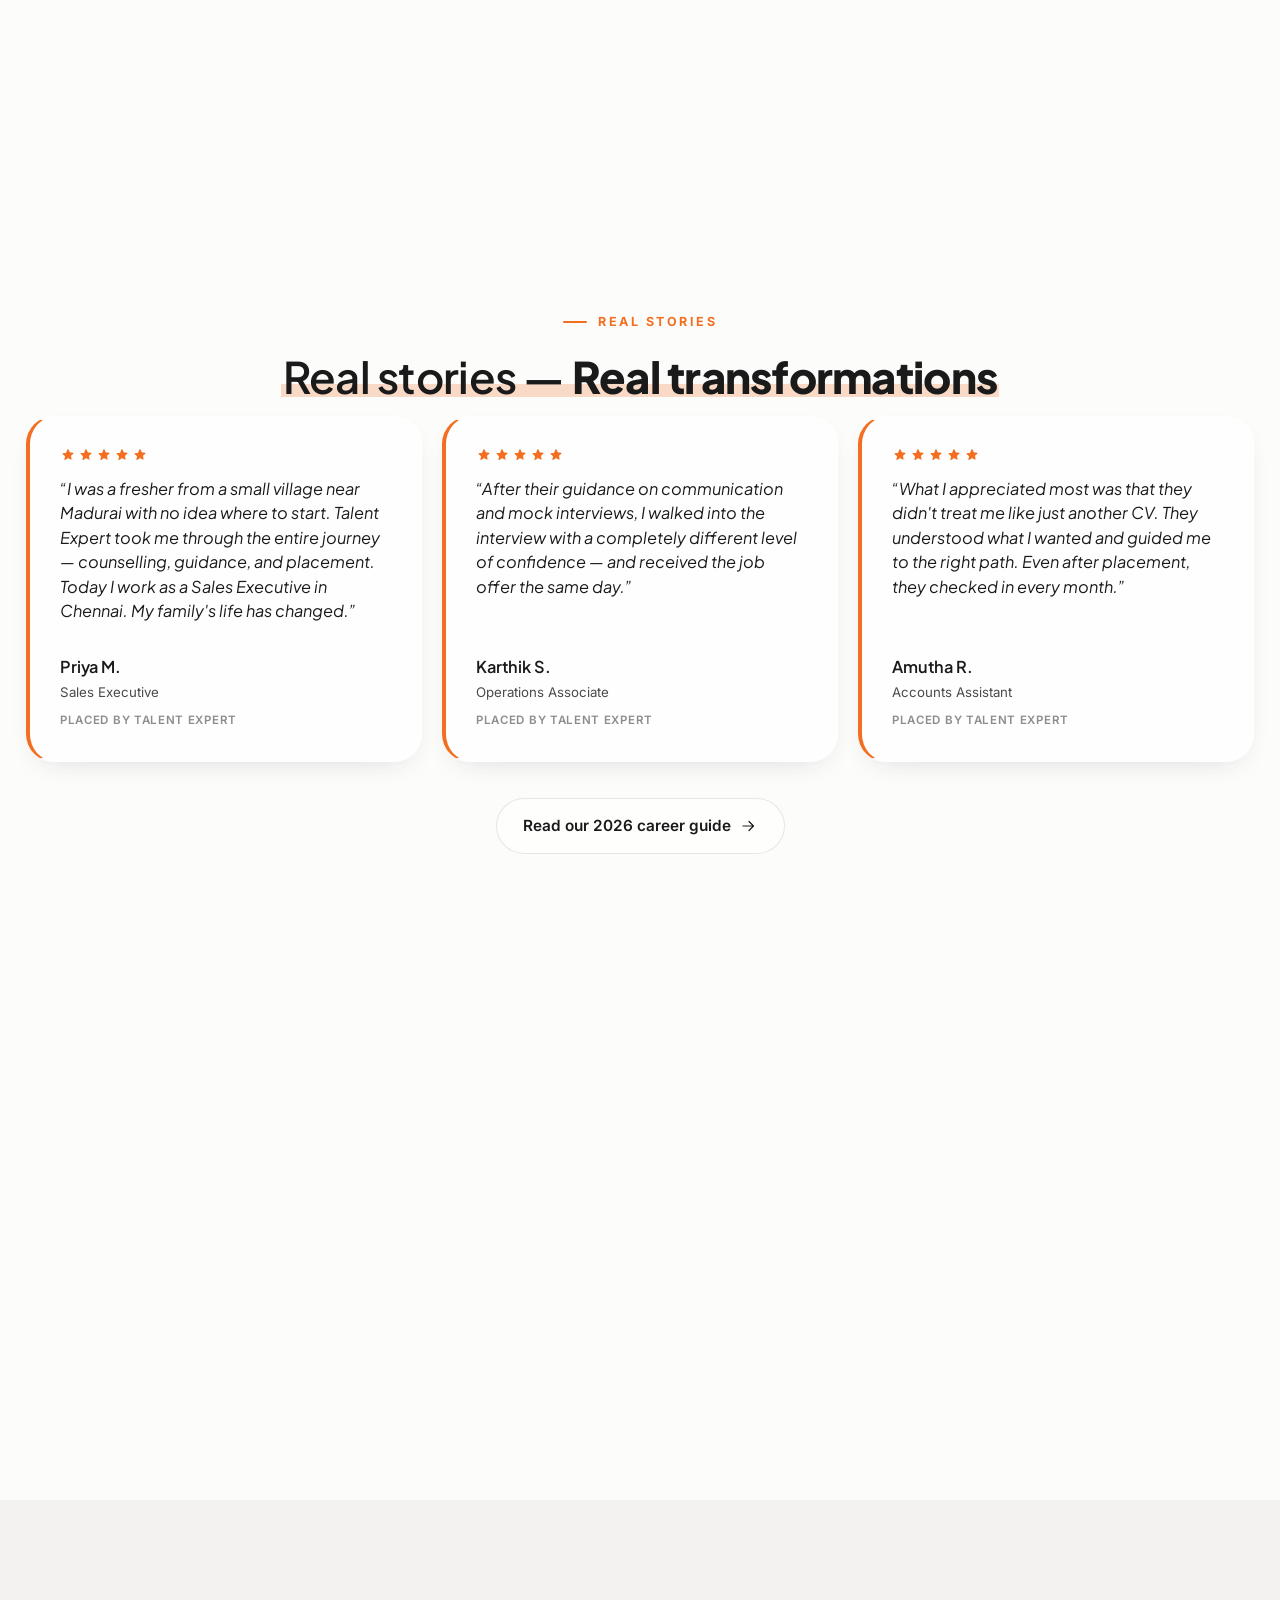
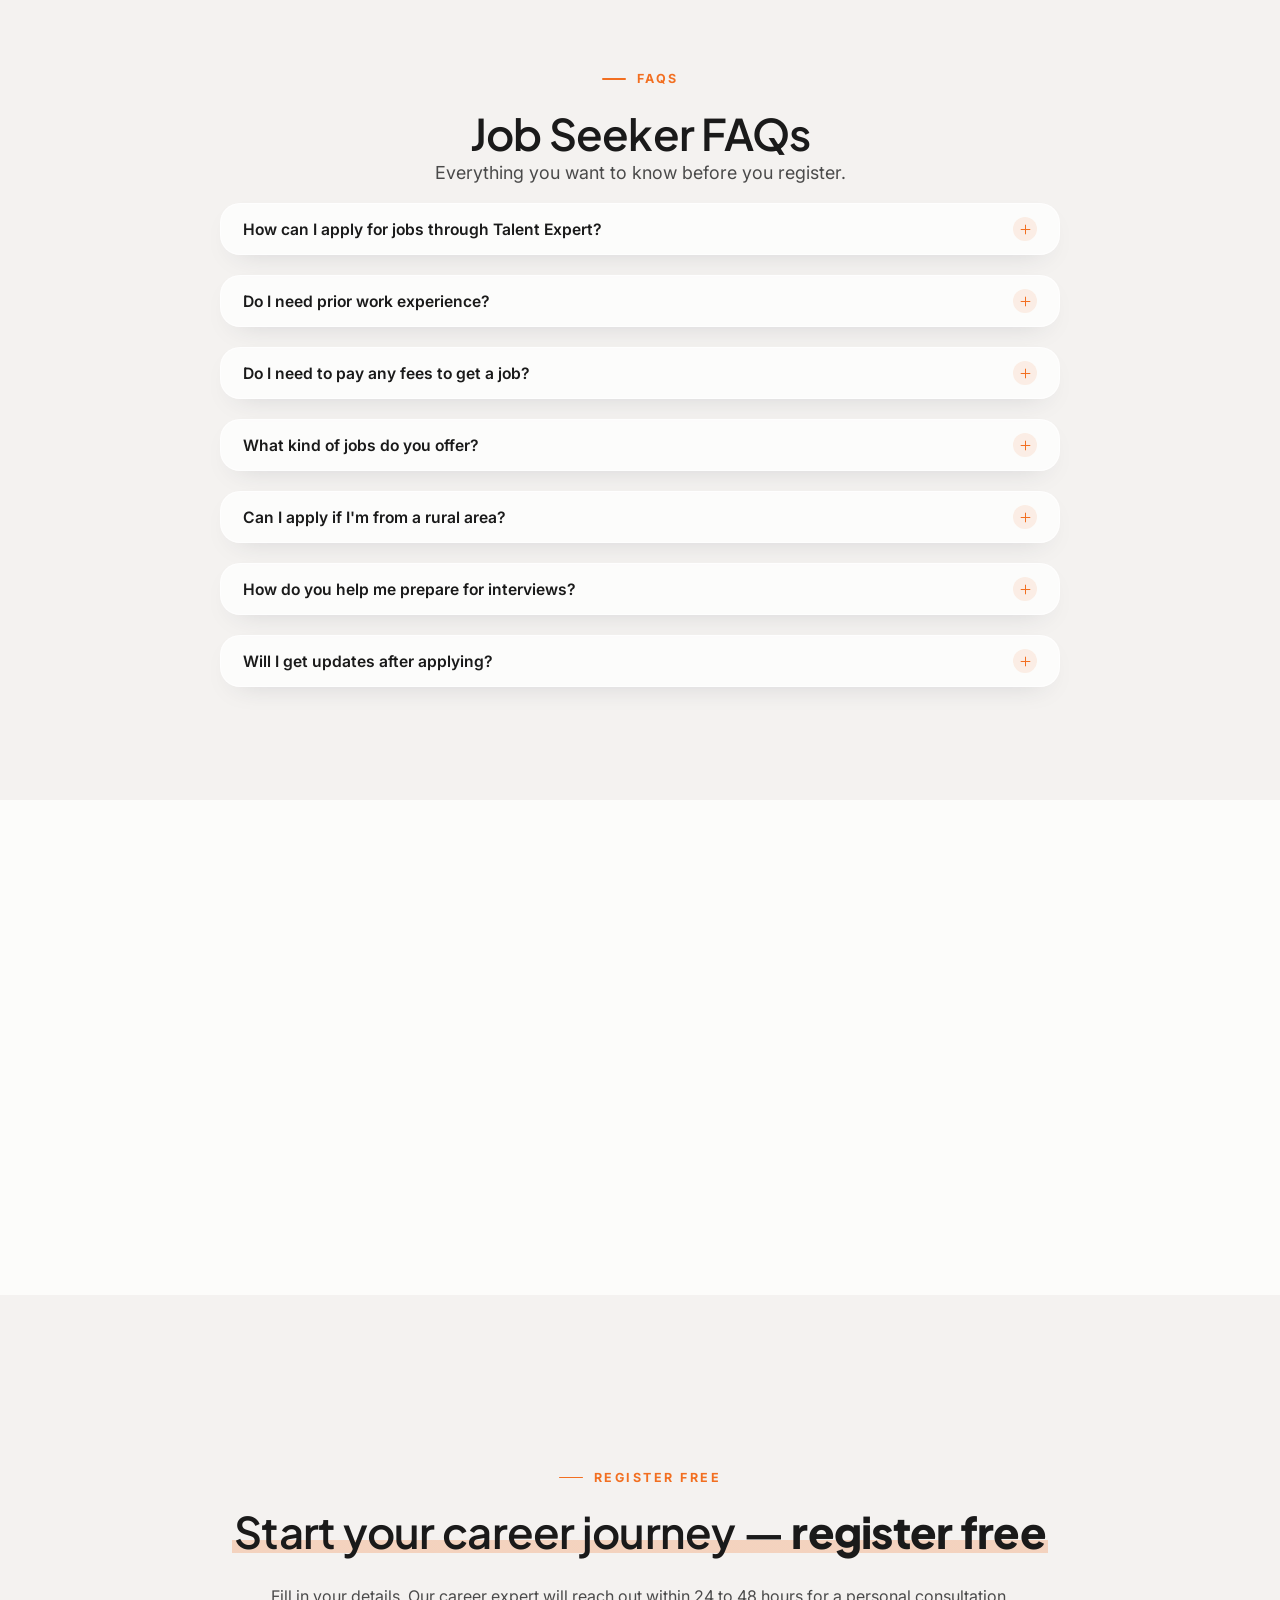
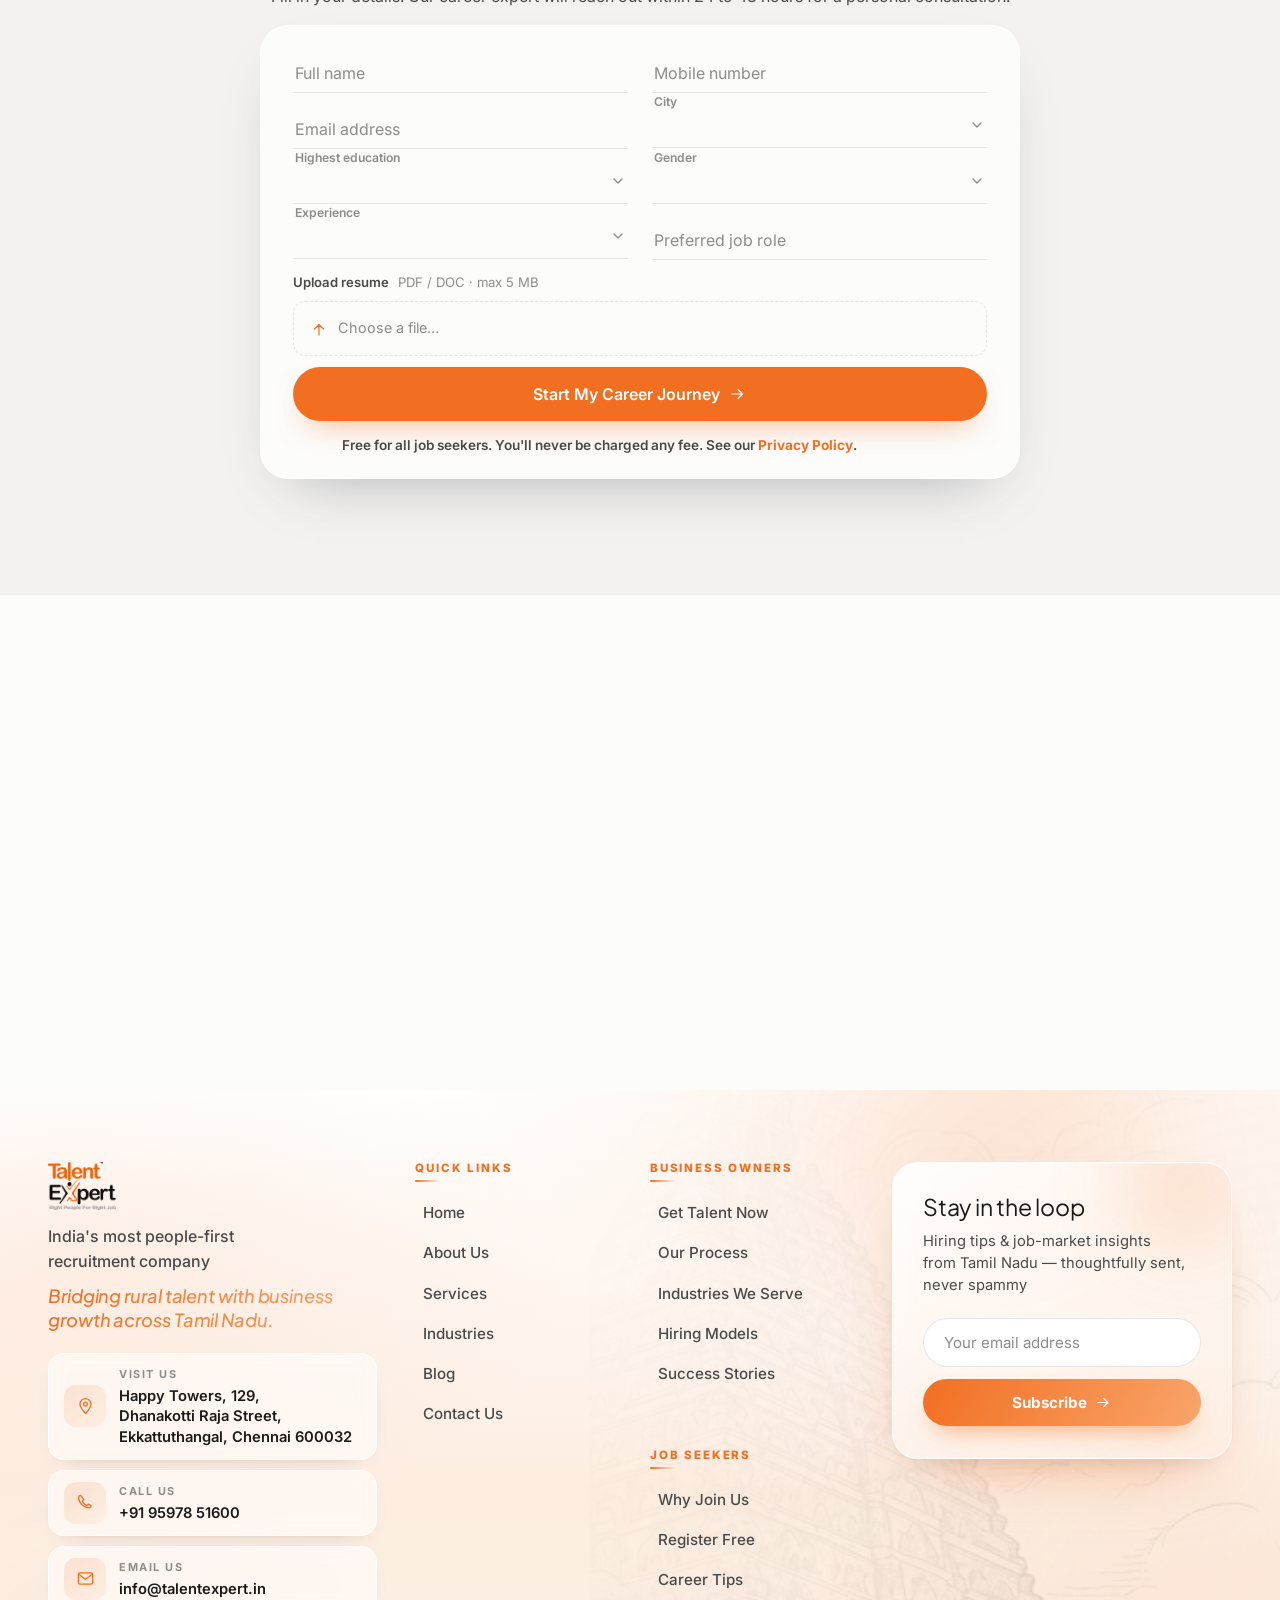
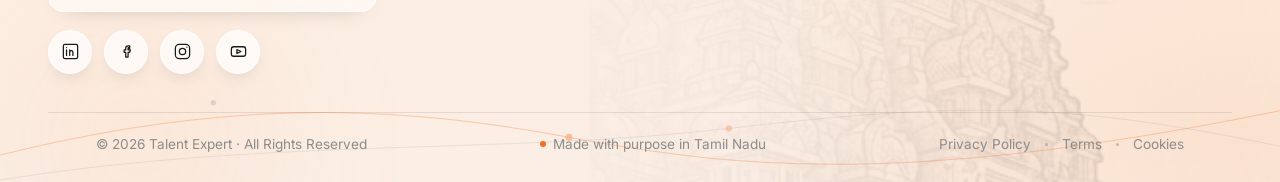
<file: job-seekers.html>
<!DOCTYPE html>
<html lang="en">
<head>
<meta charset="UTF-8">
<meta name="viewport" content="width=device-width, initial-scale=1.0">
<title>Find Jobs in Tamil Nadu | Free Career Guidance &amp; Placement | Talent Expert</title>
<meta name="description" content="Looking for a job in Tamil Nadu? Talent Expert offers career guidance and 100% placement support for freshers and job seekers. Register free today.">
<meta name="keywords" content="fresher jobs Tamil Nadu, free job placement India, career guidance Tamil Nadu, job opportunities rural India, campus recruitment Tamil Nadu">
<link rel="canonical" href="https://www.talentexpert.in/job-seekers.html">
<meta property="og:type" content="website">
<meta property="og:title" content="Find Jobs in Tamil Nadu | Free Career Guidance &amp; Placement | Talent Expert">
<meta property="og:description" content="Looking for a job in Tamil Nadu? Talent Expert offers career guidance and 100% placement support for freshers and job seekers. Register free today.">
<meta property="og:url" content="https://www.talentexpert.in/job-seekers.html">
<meta property="og:image" content="https://www.talentexpert.in/assets/logos/talent-expert-logo.png">
<meta name="twitter:card" content="summary_large_image">
<link rel="icon" type="image/png" href="assets/logos/favicon.png">
<link rel="preconnect" href="https://fonts.googleapis.com">
<link rel="preconnect" href="https://fonts.gstatic.com" crossorigin>
<link href="https://fonts.googleapis.com/css2?family=Plus+Jakarta+Sans:ital,wght@0,400;0,500;0,600;0,700;0,800;1,400;1,500;1,600&family=Inter:wght@400;500;600;700&display=swap" rel="stylesheet">
<script>(function(){var d=document.documentElement;d.className+=" fonts-loading";var r=function(){d.classList.remove("fonts-loading")};try{if(document.fonts&&document.fonts.ready){document.fonts.ready.then(r)}}catch(e){}setTimeout(r,1200);})();</script>
<link rel="stylesheet" href="css/styles.css?v=64">
<script type="application/ld+json">{"@context": "https://schema.org", "@type": "FAQPage", "mainEntity": [{"@type": "Question", "name": "How can I apply for jobs through Talent Expert?", "acceptedAnswer": {"@type": "Answer", "text": "You can apply by sharing your resume with us via email or WhatsApp, or by applying to our posted job openings. Our team will review your profile and connect you with suitable opportunities."}}, {"@type": "Question", "name": "Do I need prior work experience?", "acceptedAnswer": {"@type": "Answer", "text": "No. We welcome freshers and candidates with little or no experience. Our guidance ensures you're job-ready regardless of your background."}}, {"@type": "Question", "name": "Do I need to pay any fees to get a job?", "acceptedAnswer": {"@type": "Answer", "text": "No, we do not charge candidates for job opportunities. Our goal is to connect you with the right employers at no cost to you."}}, {"@type": "Question", "name": "What kind of jobs do you offer?", "acceptedAnswer": {"@type": "Answer", "text": "We offer opportunities across various roles including accounts, operations, manufacturing, and entry to mid-level positions \u2014 based on your skills and experience."}}, {"@type": "Question", "name": "Can I apply if I'm from a rural area?", "acceptedAnswer": {"@type": "Answer", "text": "Absolutely \u2014 rural candidates are our priority and strength. We actively recruit from across Tamil Nadu's 316 Taluks and provide all the support you need."}}, {"@type": "Question", "name": "How do you help me prepare for interviews?", "acceptedAnswer": {"@type": "Answer", "text": "We guide you on communication, interview approach, and role expectations to help you present yourself confidently and improve your chances of selection."}}, {"@type": "Question", "name": "Will I get updates after applying?", "acceptedAnswer": {"@type": "Answer", "text": "Yes. Our team will keep you informed about relevant opportunities and interview progress whenever there is a suitable match."}}]}</script>
</head>
<body data-portal="seeker" data-page="job-seekers">
<header class="nav" id="nav"><div class="nav-inner">
<a class="nav-logo" href="index.html" aria-label="Talent Expert home"><img src="assets/logos/talent-expert-logo.png" alt="Talent Expert — Right People For Right Job"></a>
<nav class="nav-menu" aria-label="Primary">
<div class="nav-item">
<a href="index.html">Home</a>
</div>
<div class="nav-item">
<a href="about.html">About Us <svg class="ic caret"><use href="assets/icons/sprite.svg#i-chevron"/></svg></a>
<div class="mega">
<a class="mega-link" href="about.html#story"><span class="chip b"><svg class="ic"><use href="assets/icons/sprite.svg#i-compass"/></svg></span><span><h5>Our Story</h5><p>Why Talent Expert exists</p></span></a>
<a class="mega-link" href="about.html#vision"><span class="chip g"><svg class="ic"><use href="assets/icons/sprite.svg#i-eye"/></svg></span><span><h5>Vision &amp; Mission</h5><p>From every village, into every industry</p></span></a>
<a class="mega-link" href="about.html#values"><span class="chip o"><svg class="ic"><use href="assets/icons/sprite.svg#i-shield"/></svg></span><span><h5>Core Values</h5><p>What we stand for</p></span></a>
</div>
</div>
<div class="nav-item">
<a href="services.html">Services</a>
</div>
<div class="nav-item">
<a href="employers.html">For Business Owners <svg class="ic caret"><use href="assets/icons/sprite.svg#i-chevron"/></svg></a>
<div class="mega">
<a class="mega-link" href="employers.html#why"><span class="chip b"><svg class="ic"><use href="assets/icons/sprite.svg#i-shield"/></svg></span><span><h5>Why Partner With Us</h5><p>Your on-demand HR department</p></span></a>
<a class="mega-link" href="process.html"><span class="chip o"><svg class="ic"><use href="assets/icons/sprite.svg#i-flow"/></svg></span><span><h5>Our Process</h5><p>7 steps that deliver results</p></span></a>
<a class="mega-link" href="hiring-models.html"><span class="chip g"><svg class="ic"><use href="assets/icons/sprite.svg#i-layers"/></svg></span><span><h5>Hiring Models</h5><p>Raw Placement &middot; Capability Dev.</p></span></a>
<a class="mega-link" href="industries.html"><span class="chip a"><svg class="ic"><use href="assets/icons/sprite.svg#i-factory"/></svg></span><span><h5>Industries We Serve</h5><p>8 high-growth sectors</p></span></a>
<a class="mega-link" href="employers.html#stories"><span class="chip b"><svg class="ic"><use href="assets/icons/sprite.svg#i-star"/></svg></span><span><h5>Success Stories</h5><p>What business leaders say</p></span></a>
<a class="mega-link" href="employers.html#contact"><span class="chip o"><svg class="ic"><use href="assets/icons/sprite.svg#i-target"/></svg></span><span><h5>Get Talent Now</h5><p>Free consultation</p></span></a>
</div>
</div>
<div class="nav-item">
<a href="job-seekers.html" aria-current="page">For Job Seekers <svg class="ic caret"><use href="assets/icons/sprite.svg#i-chevron"/></svg></a>
<div class="mega">
<a class="mega-link" href="job-seekers.html#why"><span class="chip o"><svg class="ic"><use href="assets/icons/sprite.svg#i-heart"/></svg></span><span><h5>Why Join Us</h5><p>We build careers, not just jobs</p></span></a>
<a class="mega-link" href="job-seekers.html#eligibility"><span class="chip g"><svg class="ic"><use href="assets/icons/sprite.svg#i-check"/></svg></span><span><h5>Eligibility</h5><p>Who can apply</p></span></a>
<a class="mega-link" href="job-seekers.html#how"><span class="chip b"><svg class="ic"><use href="assets/icons/sprite.svg#i-flow"/></svg></span><span><h5>How It Works</h5><p>Your career journey</p></span></a>

<a class="mega-link" href="career-tips.html"><span class="chip g"><svg class="ic"><use href="assets/icons/sprite.svg#i-bulb"/></svg></span><span><h5>Career Tips</h5><p>Get the right job faster in 2026</p></span></a>
<a class="mega-link" href="job-seekers.html#register"><span class="chip o"><svg class="ic"><use href="assets/icons/sprite.svg#i-rocket"/></svg></span><span><h5>Register Free</h5><p>Start your career journey</p></span></a>
</div>
</div>
<div class="nav-item">
<a href="blog.html">Blog</a>
</div>
<div class="nav-item">
<a href="contact.html">Contact</a>
</div>
</nav>
<div class="nav-cta"><a class="btn btn-blue" href="employers.html" data-portal-choice="business">Get Talent Now</a><a class="btn btn-orange" href="job-seekers.html" data-portal-choice="jobseeker">Find Jobs</a><button class="burger" onclick="toggleMenu(true)" aria-label="Open menu"><span></span></button></div></div></header>
<div class="mnav" id="mnav"><button class="burger mnav-close" onclick="toggleMenu(false)" aria-label="Close menu"><span></span></button><a href="index.html">Home</a><a href="about.html">About Us</a><a href="services.html">Services</a><a href="employers.html">For Business Owners</a><a href="industries.html" class="sub">Industries We Serve</a><a href="hiring-models.html" class="sub">Hiring Models</a><a href="job-seekers.html">For Job Seekers</a><a href="career-tips.html" class="sub">Career Tips</a><a href="blog.html">Blog</a><a href="contact.html">Contact</a><div class="m-cta"><a class="btn btn-blue" href="employers.html">Get Talent Now</a><a class="btn btn-orange" href="job-seekers.html">Find Jobs</a></div></div>
<section class="hero seeker" id="top"><div class="wrap">
<div class="crumb reveal"><a href="index.html">Home</a><span class="sep">/</span><span>For Job Seekers</span></div>
<div class="eb-hero-grid">
<div class="eb-hero-main reveal">
<span class="hero-badge"><svg class="ic"><use href="assets/icons/sprite.svg#i-sprout"/></svg>No Experience? No Problem</span>
<h1 class="display"><span class="hl-mark">Your dream job is <em>closer</em> than you think</span></h1>
<div class="hero-actions"><a class="btn btn-orange lg" href="#register">Register Free <svg class="ic"><use href="assets/icons/sprite.svg#i-arrow"/></svg></a><a class="btn btn-ghost lg" href="#categories">Explore Jobs</a></div>
</div>
<aside class="eb-hero-aside reveal">
<p class="eb-hero-statement"><span class="hl-mark">We guide you.<br>We place you.<br>We stand by you.</span></p>
<p class="eb-hero-sub">Register free, get matched, and grow your career — with a partner beside you the whole way.</p>
</aside>
</div></div></section>
<section class="section eb-sec" id="why">
<div class="wrap"><div class="sec-head center reveal eb-head"><span class="eyebrow">Why Join Talent Expert</span>
<h2 class="title"><span class="hl-mark">We don't just help you get a job — <b>we help you build a career</b></span></h2></div></div>
<div class="why-track">
<div class="card feat-card"><div class="num">01</div><span class="chip o"><svg class="ic"><use href="assets/icons/sprite.svg#i-bulb"/></svg></span><h3>Basic Career Inputs — No Cost to You</h3><p>We provide essential guidance and support to help you move forward in your career. You just bring your commitment.</p></div>
<div class="card feat-card"><div class="num">02</div><span class="chip g"><svg class="ic"><use href="assets/icons/sprite.svg#i-target"/></svg></span><h3>100% Placement Support</h3><p>Our job isn't done until you get yours. We match your profile with our employer network, prepare you for interviews, and support you through the offer stage.</p></div>
<div class="card feat-card"><div class="num">03</div><span class="chip b"><svg class="ic"><use href="assets/icons/sprite.svg#i-users"/></svg></span><h3>Personalised Career Counselling</h3><p>Our experts sit with you one-on-one to understand your strengths, aspirations, and potential — we find the right fit for who you are.</p></div>
<div class="card feat-card"><div class="num">04</div><span class="chip a"><svg class="ic"><use href="assets/icons/sprite.svg#i-brain"/></svg></span><h3>Self-Discovery Assessment</h3><p>Before we place you, we help you understand yourself. Psychometric assessments reveal your natural strengths so we match you to roles where you'll thrive.</p></div>
<div class="card feat-card"><div class="num">05</div><span class="chip o"><svg class="ic"><use href="assets/icons/sprite.svg#i-heart"/></svg></span><h3>Ongoing Career Coaching</h3><p>After you join, we don't disappear. Regular check-ins and workplace guidance help you settle in and grow. We're a career partner, not just a placement agency.</p></div>
<div class="card feat-card"><div class="num">06</div><span class="chip g"><svg class="ic"><use href="assets/icons/sprite.svg#i-map"/></svg></span><h3>Opportunities Across Tamil Nadu</h3><p>With partners across Chennai, Coimbatore, Madurai, Trichy and beyond — we open doors across the state, not just in your city.</p></div>
</div>
</section>
<section class="section alt" id="eligibility"><div class="wrap">
<div class="sec-head center"><span class="eyebrow">Who Can Apply</span>
<h2 class="title"><span class="hl-mark">You are welcome <b>if you are…</b></span></h2>
<p class="lead">Wherever you’re starting from, there’s a place for you here.</p></div>
<div class="elig-grid">
<article class="elig-card elig-yes">
<span class="chip o"><svg class="ic"><use href="assets/icons/sprite.svg#i-check"/></svg></span>
<h3>You’re Welcome If</h3>
<p class="elig-intro">If you have the willingness to grow, we’ll help you build your career.</p>
<ul>
<li><svg class="ic"><use href="assets/icons/sprite.svg#i-check"/></svg><span>A fresher or recent graduate — Engineering, Arts &amp; Science, ITI, Polytechnic, or any stream</span></li>
<li><svg class="ic"><use href="assets/icons/sprite.svg#i-check"/></svg><span>A rural or semi-urban candidate from Tamil Nadu looking for your first opportunity</span></li>
<li><svg class="ic"><use href="assets/icons/sprite.svg#i-check"/></svg><span>Someone with 1–3 years of experience looking to switch careers</span></li>
<li><svg class="ic"><use href="assets/icons/sprite.svg#i-check"/></svg><span>Previously placed, but seeking a better role or environment</span></li>
<li><svg class="ic"><use href="assets/icons/sprite.svg#i-check"/></svg><span>Anyone with a genuine commitment to learn, grow, and contribute</span></li>
</ul>
<p class="elig-note">Our only expectation: your dedication to learn and perform.</p>
</article>
<article class="elig-card elig-no">
<span class="chip g"><svg class="ic"><use href="assets/icons/sprite.svg#i-x"/></svg></span>
<h3>What You Don’t Need</h3>
<p class="elig-intro">Don’t worry about where you’re starting from.</p>
<ul>
<li><svg class="ic"><use href="assets/icons/sprite.svg#i-x"/></svg><span>You don’t need industry experience — we’ll train you</span></li>
<li><svg class="ic"><use href="assets/icons/sprite.svg#i-x"/></svg><span>You don’t need a top-tier college degree — we assess potential, not pedigree</span></li>
<li><svg class="ic"><use href="assets/icons/sprite.svg#i-x"/></svg><span>You don’t need to know anyone in the industry — we connect you</span></li>
<li><svg class="ic"><use href="assets/icons/sprite.svg#i-x"/></svg><span>You don’t need to pay any fees — our service is completely free for every job seeker</span></li>
</ul>
<p class="elig-note">Just bring yourself — we’ll take care of the rest.</p>
</article>
<article class="elig-card elig-do">
<span class="chip b"><svg class="ic"><use href="assets/icons/sprite.svg#i-bolt"/></svg></span>
<h3>What You Do Need</h3>
<p class="elig-intro">Success starts with the right mindset.</p>
<ul>
<li><svg class="ic"><use href="assets/icons/sprite.svg#i-check"/></svg><span>Willingness to learn and grow</span></li>
<li><svg class="ic"><use href="assets/icons/sprite.svg#i-check"/></svg><span>Commitment and discipline</span></li>
<li><svg class="ic"><use href="assets/icons/sprite.svg#i-check"/></svg><span>A positive attitude</span></li>
<li><svg class="ic"><use href="assets/icons/sprite.svg#i-check"/></svg><span>Openness to feedback</span></li>
</ul>
<p class="elig-note">If you bring the right attitude, we’ll help you build the right career.</p>
</article>
</div></div></section>
<section class="section eb-sec" id="how"><div class="wrap">
<div class="sec-head center reveal"><span class="eyebrow">How It Works</span>
<h2 class="title"><span class="hl-mark">7 steps from where you are <b>to where you want to be</b></span></h2></div>
<div class="timeline"><div class="tl-step reveal"><div class="tl-num">01</div><div class="tl-body"><h3>Register Online</h3><p>Fill out our simple form on this website — it takes less than 5 minutes. Tell us about yourself, your background, and your career aspirations.</p></div></div><div class="tl-step reveal"><div class="tl-num">02</div><div class="tl-body"><h3>Personal Consultation</h3><p>Our career expert meets you (in person or virtually) to understand your strengths, aspirations, and background. A conversation, not an interrogation.</p></div></div><div class="tl-step reveal"><div class="tl-num">03</div><div class="tl-body"><h3>Self-Discovery Assessment</h3><p>We conduct psychometric tests and interviews to identify your true strengths, personality, and best-fit career paths. This clarity changes everything.</p></div></div><div class="tl-step reveal"><div class="tl-num">04</div><div class="tl-body"><h3>Career Readiness &amp; Communication</h3><p>Guidance on communication, teamwork, time management, professionalism, and confidence — so you present your best self.</p></div></div><div class="tl-step reveal"><div class="tl-num">05</div><div class="tl-body"><h3>Skill Alignment</h3><p>Based on your profile and passion, we align you to a suitable stream — technical, sales, operations, IT support, or service roles.</p></div></div><div class="tl-step reveal"><div class="tl-num">06</div><div class="tl-body"><h3>Interview Preparation</h3><p>We run mock interviews and readiness checks so you walk into your real interview feeling confident and prepared.</p></div></div><div class="tl-step reveal"><div class="tl-num">07</div><div class="tl-body"><h3>Placement + Ongoing Coaching</h3><p>We match you to an employer, support your joining, and stay connected through your initial months with regular check-ins.</p></div></div></div></div></section>

<section class="section eb-sec" id="stories"><div class="wrap">
<div class="sec-head center reveal"><span class="eyebrow">Real Stories</span>
<h2 class="title"><span class="hl-mark">Real stories — <b>Real transformations</b></span></h2></div>
<div class="tst-grid"><div class="card tst-card reveal"><div class="stars"><svg class="ic"><use href="assets/icons/sprite.svg#i-star"/></svg><svg class="ic"><use href="assets/icons/sprite.svg#i-star"/></svg><svg class="ic"><use href="assets/icons/sprite.svg#i-star"/></svg><svg class="ic"><use href="assets/icons/sprite.svg#i-star"/></svg><svg class="ic"><use href="assets/icons/sprite.svg#i-star"/></svg></div><p class="q">&ldquo;I was a fresher from a small village near Madurai with no idea where to start. Talent Expert took me through the entire journey — counselling, guidance, and placement. Today I work as a Sales Executive in Chennai. My family's life has changed.&rdquo;</p><cite><b class="tst-name">Priya M.</b><span class="tst-role">Sales Executive</span><span class="tst-meta">Placed by Talent Expert</span></cite></div><div class="card tst-card reveal"><div class="stars"><svg class="ic"><use href="assets/icons/sprite.svg#i-star"/></svg><svg class="ic"><use href="assets/icons/sprite.svg#i-star"/></svg><svg class="ic"><use href="assets/icons/sprite.svg#i-star"/></svg><svg class="ic"><use href="assets/icons/sprite.svg#i-star"/></svg><svg class="ic"><use href="assets/icons/sprite.svg#i-star"/></svg></div><p class="q">&ldquo;After their guidance on communication and mock interviews, I walked into the interview with a completely different level of confidence — and received the job offer the same day.&rdquo;</p><cite><b class="tst-name">Karthik S.</b><span class="tst-role">Operations Associate</span><span class="tst-meta">Placed by Talent Expert</span></cite></div><div class="card tst-card reveal"><div class="stars"><svg class="ic"><use href="assets/icons/sprite.svg#i-star"/></svg><svg class="ic"><use href="assets/icons/sprite.svg#i-star"/></svg><svg class="ic"><use href="assets/icons/sprite.svg#i-star"/></svg><svg class="ic"><use href="assets/icons/sprite.svg#i-star"/></svg><svg class="ic"><use href="assets/icons/sprite.svg#i-star"/></svg></div><p class="q">&ldquo;What I appreciated most was that they didn't treat me like just another CV. They understood what I wanted and guided me to the right path. Even after placement, they checked in every month.&rdquo;</p><cite><b class="tst-name">Amutha R.</b><span class="tst-role">Accounts Assistant</span><span class="tst-meta">Placed by Talent Expert</span></cite></div></div>
<div style="text-align:center;margin-top:36px" class="eb-cta"><a class="btn btn-ghost" href="career-tips.html">Read our 2026 career guide <svg class="ic"><use href="assets/icons/sprite.svg#i-arrow"/></svg></a></div></div></section>
<section class="section alt eb-sec" id="faq"><div class="wrap">
<div class="sec-head center reveal"><span class="eyebrow">FAQs</span><h2 class="title">Job Seeker FAQs</h2><p class="lead">Everything you want to know before you register.</p></div>
<div class="faq"><div class="faq-item reveal"><button class="faq-q"><span>How can I apply for jobs through Talent Expert?</span><span class="pm"><svg class="ic"><use href="assets/icons/sprite.svg#i-plus"/></svg></span></button><div class="faq-a"><p>You can apply by sharing your resume with us via email or WhatsApp, or by applying to our posted job openings. Our team will review your profile and connect you with suitable opportunities.</p></div></div><div class="faq-item reveal"><button class="faq-q"><span>Do I need prior work experience?</span><span class="pm"><svg class="ic"><use href="assets/icons/sprite.svg#i-plus"/></svg></span></button><div class="faq-a"><p>No. We welcome freshers and candidates with little or no experience. Our guidance ensures you're job-ready regardless of your background.</p></div></div><div class="faq-item reveal"><button class="faq-q"><span>Do I need to pay any fees to get a job?</span><span class="pm"><svg class="ic"><use href="assets/icons/sprite.svg#i-plus"/></svg></span></button><div class="faq-a"><p>No, we do not charge candidates for job opportunities. Our goal is to connect you with the right employers at no cost to you.</p></div></div><div class="faq-item reveal"><button class="faq-q"><span>What kind of jobs do you offer?</span><span class="pm"><svg class="ic"><use href="assets/icons/sprite.svg#i-plus"/></svg></span></button><div class="faq-a"><p>We offer opportunities across various roles including accounts, operations, manufacturing, and entry to mid-level positions — based on your skills and experience.</p></div></div><div class="faq-item reveal"><button class="faq-q"><span>Can I apply if I'm from a rural area?</span><span class="pm"><svg class="ic"><use href="assets/icons/sprite.svg#i-plus"/></svg></span></button><div class="faq-a"><p>Absolutely — rural candidates are our priority and strength. We actively recruit from across Tamil Nadu's 316 Taluks and provide all the support you need.</p></div></div><div class="faq-item reveal"><button class="faq-q"><span>How do you help me prepare for interviews?</span><span class="pm"><svg class="ic"><use href="assets/icons/sprite.svg#i-plus"/></svg></span></button><div class="faq-a"><p>We guide you on communication, interview approach, and role expectations to help you present yourself confidently and improve your chances of selection.</p></div></div><div class="faq-item reveal"><button class="faq-q"><span>Will I get updates after applying?</span><span class="pm"><svg class="ic"><use href="assets/icons/sprite.svg#i-plus"/></svg></span></button><div class="faq-a"><p>Yes. Our team will keep you informed about relevant opportunities and interview progress whenever there is a suitable match.</p></div></div></div></div></section>
<section class="section alt" id="register"><div class="wrap">
<div class="sec-head center reveal"><span class="eyebrow">Register Free</span>
<h2 class="title"><span class="hl-mark">Start your career journey — <b>register free</b></span></h2>
<p class="lead lead-wide">Fill in your details. Our career expert will reach out within 24 to 48 hours for a personal consultation.</p></div>
<div class="form-card reveal" style="max-width:760px;margin:0 auto">
<form data-formspree action="https://formspree.io/f/mzdlnrre" enctype="multipart/form-data" data-success="You're one step closer, {name}! Our career expert will contact you within 48 hours.">
<input type="hidden" name="_subject" value="New Job Seeker registration — Talent Expert">
<input type="hidden" name="lead_type" value="Job Seeker">
<div class="form-grid">
<div class="fld"><input type="text" name="name" placeholder=" " required><label>Full name</label></div>
<div class="fld"><input type="tel" name="mobile" placeholder=" " required><label>Mobile number</label></div>
<div class="fld"><input type="email" name="email" placeholder=" " required><label>Email address</label></div>
<div class="fld"><select name="city" required><option value="" disabled selected></option><option>Chennai</option><option>Coimbatore</option><option>Madurai</option><option>Trichy</option><option>Salem</option><option>Erode</option><option>Tirunelveli</option><option>Other Tamil Nadu</option><option>Outside Tamil Nadu</option></select><label>City</label></div>
<div class="fld"><select name="education" required><option value="" disabled selected></option><option>10th</option><option>12th</option><option>ITI</option><option>Diploma</option><option>Undergraduate</option><option>Postgraduate</option><option>Other</option></select><label>Highest education</label></div>
<div class="fld"><select name="gender" required><option value="" disabled selected></option><option>Male</option><option>Female</option><option>Other</option><option>Prefer not to say</option></select><label>Gender</label></div>
<div class="fld"><select name="experience" required><option value="" disabled selected></option><option>Fresher</option><option>0–1 years</option><option>1–3 years</option><option>3–5 years</option><option>5+ years</option></select><label>Experience</label></div>
<div class="fld"><input type="text" name="preferred_job" placeholder=" " required><label>Preferred job role</label></div>
<div class="fld full fld-file">
<span class="file-cap">Upload resume <em>PDF / DOC · max 5&nbsp;MB</em></span>
<label class="file-drop"><svg class="ic"><use href="assets/icons/sprite.svg#i-arrow"/></svg><span class="file-name">Choose a file…</span><input type="file" name="resume" accept=".pdf,.doc,.docx"></label>
</div>
</div>
<button class="btn btn-orange lg" type="submit" style="width:100%;justify-content:center">Start My Career Journey <svg class="ic"><use href="assets/icons/sprite.svg#i-arrow"/></svg></button>
<p class="form-note">Free for all job seekers. You'll never be charged any fee. See our <a href="privacy.html">Privacy Policy</a>.</p>
<p class="form-msg"></p></form></div></div></section>
<footer class="site" id="siteFooter">
  <div class="foot-orn" aria-hidden="true">
    <div class="foot-glow"></div>
    <div class="foot-temple"></div>
    <svg viewBox="0 0 1440 200" preserveAspectRatio="none" fill="none">
      <path d="M0 152 C 240 92, 430 92, 640 132 S 1050 182, 1440 102" stroke="#F26F21" stroke-width="1.2" opacity=".55"/>
      <path d="M0 180 C 300 132, 560 152, 820 122 S 1200 92, 1440 142" stroke="#8C8C8C" stroke-width="1" opacity=".35"/>
      <circle cx="640" cy="132" r="4" fill="#F26F21" opacity=".65"/>
      <circle cx="820" cy="122" r="3.5" fill="#F26F21" opacity=".5"/>
      <circle cx="240" cy="93" r="3" fill="#8C8C8C" opacity=".5"/>
    </svg>
  </div>
  <div class="foot-wrap">
    <div class="foot-top">
      <div class="foot-brand reveal">
        <img class="foot-logo" src="assets/logos/talent-expert-logo.png" alt="Talent Expert — Right People For Right Job">
        <p class="foot-msg"><span class="fm-1">India's most people-first recruitment company</span><span class="fm-2">Bridging rural talent with business growth across Tamil&nbsp;Nadu.</span></p>
        <div class="foot-cards">
          <a class="foot-card" href="https://www.google.com/maps/search/?api=1&amp;query=Happy+Towers+129+Dhanakotti+Raja+Street+Ekkattuthangal+Chennai+600032" target="_blank" rel="noopener">
            <span class="fc-ic"><svg class="ic"><use href="assets/icons/sprite.svg#i-pin"/></svg></span>
            <span><span class="fc-t">Visit Us</span><span class="fc-v">Happy Towers, 129, <span class="nb">Dhanakotti Raja Street</span>, <span class="nb">Ekkattuthangal</span>, <span class="nb">Chennai&nbsp;600032</span></span></span>
          </a>
          <a class="foot-card" href="tel:+919597851600">
            <span class="fc-ic"><svg class="ic"><use href="assets/icons/sprite.svg#i-phone"/></svg></span>
            <span><span class="fc-t">Call Us</span><span class="fc-v">+91 95978 51600</span></span>
          </a>
          <a class="foot-card" href="mailto:info@talentexpert.in">
            <span class="fc-ic"><svg class="ic"><use href="assets/icons/sprite.svg#i-mail"/></svg></span>
            <span><span class="fc-t">Email Us</span><span class="fc-v">info@talentexpert.in</span></span>
          </a>
        </div>
        <div class="foot-social">
          <a href="https://www.linkedin.com/company/talentexpert-in" aria-label="LinkedIn" target="_blank" rel="noopener"><svg class="ic"><use href="assets/icons/sprite.svg#i-linkedin"/></svg></a>
          <a href="https://www.facebook.com/talentexpert.in" aria-label="Facebook" target="_blank" rel="noopener"><svg class="ic"><use href="assets/icons/sprite.svg#i-facebook"/></svg></a>
          <a href="https://www.instagram.com/talentexpert.in" aria-label="Instagram" target="_blank" rel="noopener"><svg class="ic"><use href="assets/icons/sprite.svg#i-instagram"/></svg></a>
          <a href="https://www.youtube.com/@talentexpert" aria-label="YouTube" target="_blank" rel="noopener"><svg class="ic"><use href="assets/icons/sprite.svg#i-youtube"/></svg></a>
        </div>
      </div>
      <nav class="foot-menus" aria-label="Footer">
        <div class="foot-group reveal d1">
          <h4>Quick Links</h4>
          <ul>
            <li><a href="index.html">Home</a></li>
            <li><a href="about.html">About Us</a></li>
            <li><a href="services.html">Services</a></li>
            <li><a href="industries.html">Industries</a></li>
            <li><a href="blog.html">Blog</a></li>
            <li><a href="contact.html">Contact Us</a></li>
          </ul>
        </div>
        <div class="foot-group reveal d2">
          <h4>Business Owners</h4>
          <ul>
            <li><a href="employers.html#contact">Get Talent Now</a></li>
            <li><a href="process.html">Our Process</a></li>
            <li><a href="industries.html">Industries We Serve</a></li>
            <li><a href="hiring-models.html">Hiring Models</a></li>
            <li><a href="employers.html#stories">Success Stories</a></li>
          </ul>
        </div>
        <div class="foot-group reveal d3">
          <h4>Job Seekers</h4>
          <ul>
            <li><a href="job-seekers.html#why">Why Join Us</a></li>
            <li><a href="job-seekers.html#register">Register Free</a></li>
            <li><a href="career-tips.html">Career Tips</a></li>
          </ul>
        </div>
      </nav>
      <div class="foot-news reveal d4">
        <div class="news-card">
          <h4>Stay in the loop</h4>
          <p>Hiring tips &amp; job-market insights from Tamil&nbsp;Nadu — thoughtfully sent, never spammy</p>
          <form class="news-form" data-formspree action="https://formspree.io/f/mzdlnrre" data-success="You're subscribed — watch your inbox">
            <input class="news-input" type="email" name="email" placeholder="Your email address" aria-label="Email address" required>
            <button class="news-btn magnetic" type="submit">Subscribe <svg class="ic"><use href="assets/icons/sprite.svg#i-arrow"/></svg></button>
            <p class="form-msg"></p>
          </form>
        </div>
      </div>
    </div>
    <div class="foot-bottom reveal d5">
      <span class="fb-left">&copy; <span id="year">2026</span> Talent Expert &middot; All Rights Reserved</span>
      <span class="fb-mid">Made with purpose in Tamil&nbsp;Nadu</span>
      <span class="fb-right"><a href="privacy.html">Privacy Policy</a><span class="dot"></span><a href="terms.html">Terms</a><span class="dot"></span><a href="privacy.html#cookies">Cookies</a></span>
    </div>
  </div>
</footer>
<a class="wa-float" href="https://wa.me/919597851600" aria-label="Chat on WhatsApp" target="_blank" rel="noopener"><svg class="ic"><use href="assets/icons/sprite.svg#i-whatsapp"/></svg></a>
<script src="js/vendor/gsap.min.js"></script>
<script src="js/vendor/ScrollTrigger.min.js"></script>
<script src="js/vendor/lenis.min.js"></script>
<script src="js/vendor/split-type.min.js"></script>
<script src="js/main.js?v=24"></script>
<script>
/* ============ Job Seekers — pinned editorial scroll engine ============
   Mirrors the Business Owners page: each section pins, its heading stays
   fixed, and its content animates progressively with reading pauses. One
   scrubbed, reversible timeline per section; refreshPriority in document
   order so pin-spacers reserve correct space and no two pins overlap.
   "Who Can Apply" is the signature NON-pinned scrubbed assemble. Desktop +
   motion only; mobile / reduced-motion keep the plain readable layout.
   Animates transform/opacity/filter only. */
(function(){
  var hasGSAP = typeof window.gsap !== 'undefined' && typeof window.ScrollTrigger !== 'undefined';
  if(!hasGSAP) return;
  gsap.registerPlugin(ScrollTrigger);
  gsap.config({ nullTargetWarn:false });
  ScrollTrigger.config({ ignoreMobileResize:true });

  var motionOK = matchMedia('(prefers-reduced-motion:no-preference)').matches;
  if(matchMedia('(min-width:901px)').matches && motionOK && typeof window.Lenis !== 'undefined'){
    var lenis = new Lenis({ lerp:0.07, smoothWheel:true, wheelMultiplier:1, touchMultiplier:1.5 });
    lenis.on('scroll', ScrollTrigger.update);
    gsap.ticker.add(function(t){ lenis.raf(t * 1000); });
    gsap.ticker.lagSmoothing(0);
    window.__lenis = lenis;   // exposed so main.js can jump instantly for anchor nav
  }

  /* Editorial chapters (shared engine in main.js). Each major section rises and plays
     ONE entrance — heading fades up first, then its cards/rows float up together. The
     sections that fit one screen PIN briefly below the navbar, then release; the
     seven-step "How It Works" timeline keeps the same entrance but scrolls naturally
     (no pin) so nothing is clipped. No scrub, no replay. */
  if(typeof window.TEChapter === 'function'){
    window.TEChapter([
      { sec:'#why',         head:'.sec-head', items:'.why-track .feat-card', pin:true, hold:0.55 },
      { sec:'#eligibility', head:'.sec-head', items:'.elig-grid .elig-card', pin:true, hold:0.55 },
      { sec:'#how',         head:'.sec-head', items:'.tl-step',              pin:true, hold:0.55 },
      { sec:'#stories',     head:'.sec-head', items:'.tst-card',             pin:true, hold:0.55 },
      { sec:'#faq',         head:'.sec-head', items:'.faq-item',             pin:true, hold:0.55 },
      { sec:'#register',    head:'.sec-head', items:'.form-card',            pin:true, hold:0.55 }
    ]);
  }

  /* Resume upload: reflect the chosen file name in the custom control. */
  (function(){
    var fi = document.querySelector('#register input[type="file"]');
    var nm = document.querySelector('#register .file-name');
    if(fi && nm){ fi.addEventListener('change', function(){
      nm.textContent = fi.files && fi.files.length ? fi.files[0].name : 'Choose a file…';
      nm.closest('.file-drop').classList.toggle('has-file', !!(fi.files && fi.files.length));
    }); }
  })();

  ScrollTrigger.refresh();
  if(document.fonts && document.fonts.ready){ document.fonts.ready.then(function(){ ScrollTrigger.refresh(); }); }
  addEventListener('load', function(){ ScrollTrigger.refresh(); });   // recompute after images load (prod/Netlify latency)
})();
</script>
</body></html>
</file>
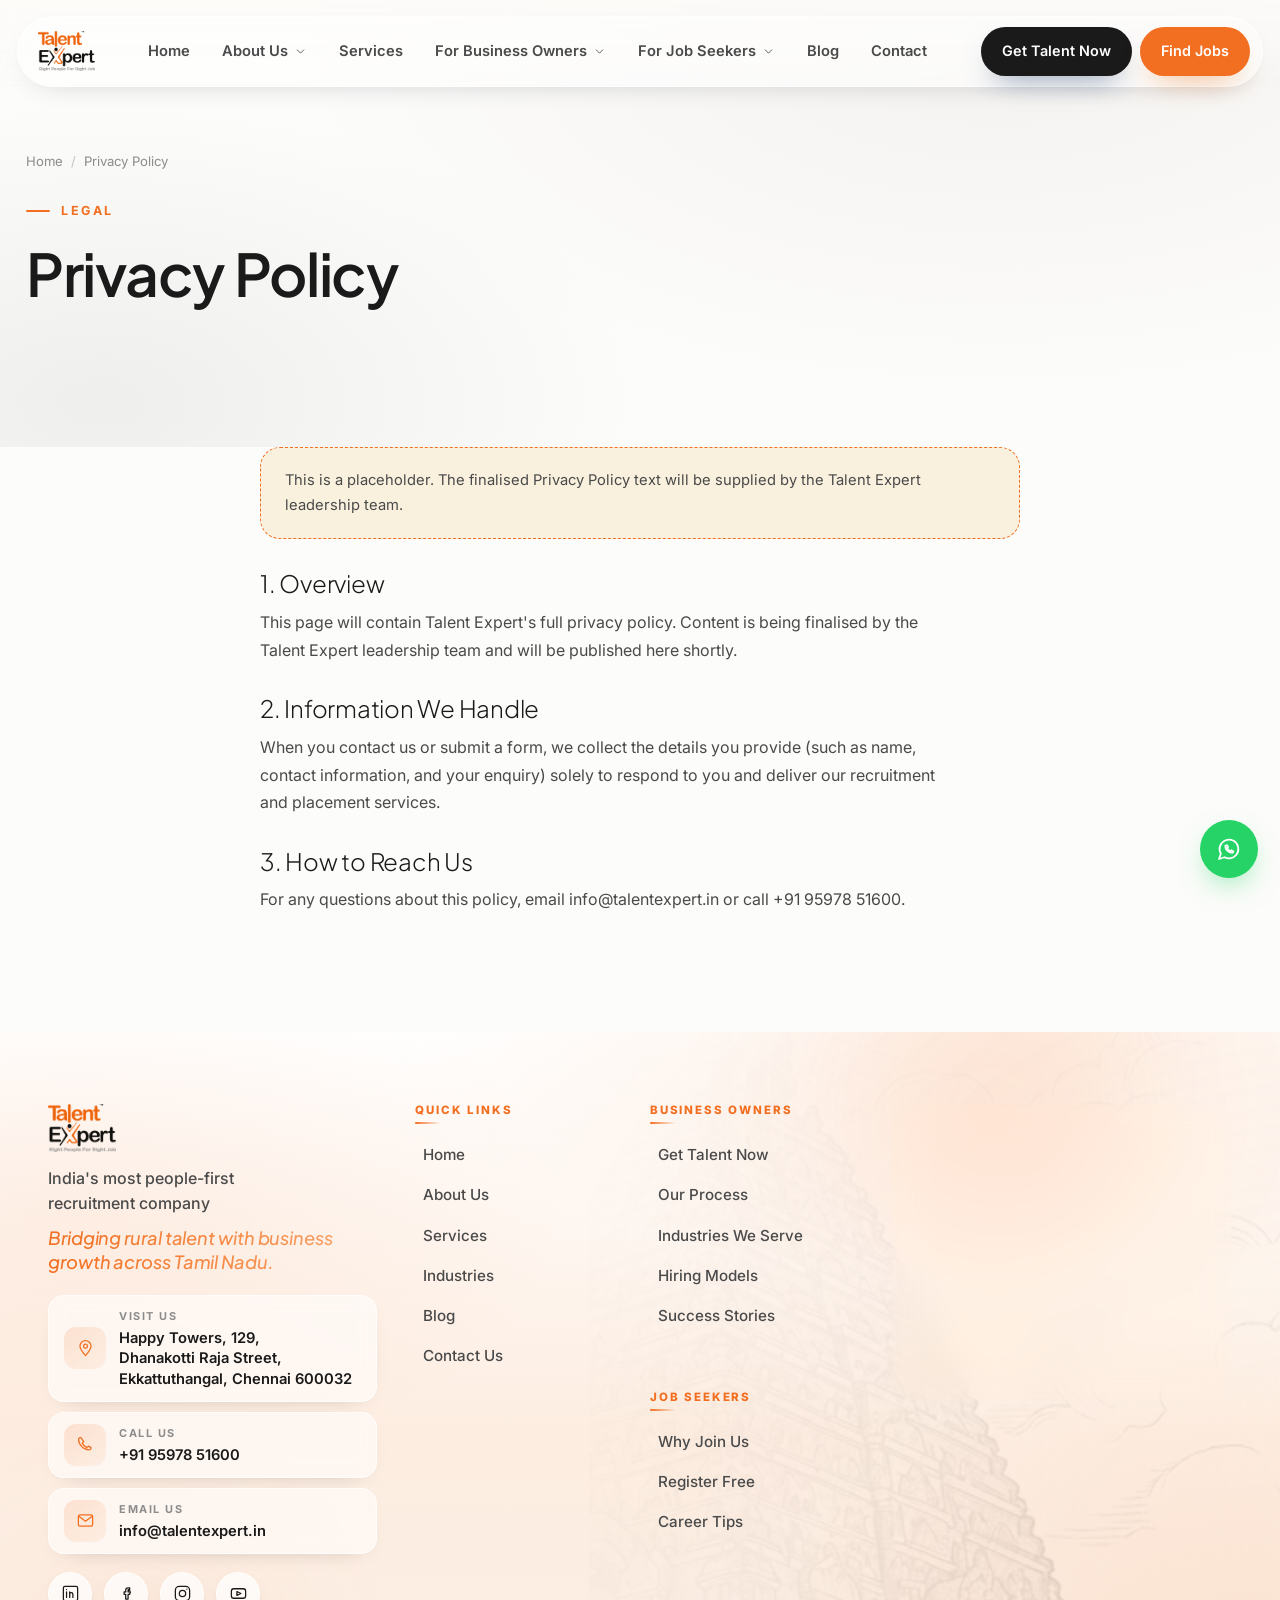
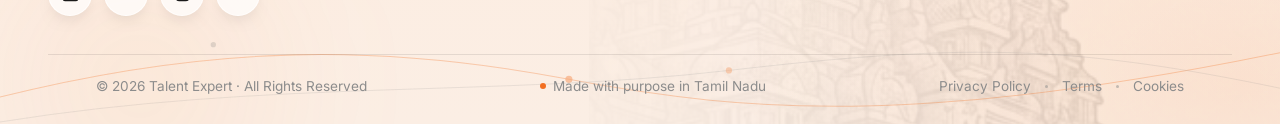
<file: privacy.html>
<!DOCTYPE html>
<html lang="en">
<head>
<meta charset="UTF-8">
<meta name="viewport" content="width=device-width, initial-scale=1.0">
<title>Privacy Policy | Talent Expert</title>
<meta name="description" content="Privacy Policy for Talent Expert (talentexpert.in).">
<meta name="keywords" content="Talent Expert legal">
<link rel="canonical" href="https://www.talentexpert.in/privacy.html">
<meta property="og:type" content="website">
<meta property="og:title" content="Privacy Policy | Talent Expert">
<meta property="og:description" content="Privacy Policy for Talent Expert (talentexpert.in).">
<meta property="og:url" content="https://www.talentexpert.in/privacy.html">
<meta property="og:image" content="https://www.talentexpert.in/assets/logos/talent-expert-logo.png">
<meta name="twitter:card" content="summary_large_image">
<link rel="icon" type="image/png" href="assets/logos/favicon.png">
<link rel="preconnect" href="https://fonts.googleapis.com">
<link rel="preconnect" href="https://fonts.gstatic.com" crossorigin>
<link href="https://fonts.googleapis.com/css2?family=Plus+Jakarta+Sans:ital,wght@0,400;0,500;0,600;0,700;0,800;1,400;1,500;1,600&family=Inter:wght@400;500;600;700&display=swap" rel="stylesheet">
<script>(function(){var d=document.documentElement;d.className+=" fonts-loading";var r=function(){d.classList.remove("fonts-loading")};try{if(document.fonts&&document.fonts.ready){document.fonts.ready.then(r)}}catch(e){}setTimeout(r,1200);})();</script>
<link rel="stylesheet" href="css/styles.css?v=64">
</head>
<body data-page="">
<header class="nav" id="nav"><div class="nav-inner">
<a class="nav-logo" href="index.html" aria-label="Talent Expert home"><img src="assets/logos/talent-expert-logo.png" alt="Talent Expert — Right People For Right Job"></a>
<nav class="nav-menu" aria-label="Primary">
<div class="nav-item">
<a href="index.html">Home</a>
</div>
<div class="nav-item">
<a href="about.html">About Us <svg class="ic caret"><use href="assets/icons/sprite.svg#i-chevron"/></svg></a>
<div class="mega">
<a class="mega-link" href="about.html#story"><span class="chip b"><svg class="ic"><use href="assets/icons/sprite.svg#i-compass"/></svg></span><span><h5>Our Story</h5><p>Why Talent Expert exists</p></span></a>
<a class="mega-link" href="about.html#vision"><span class="chip g"><svg class="ic"><use href="assets/icons/sprite.svg#i-eye"/></svg></span><span><h5>Vision &amp; Mission</h5><p>From every village, into every industry</p></span></a>
<a class="mega-link" href="about.html#values"><span class="chip o"><svg class="ic"><use href="assets/icons/sprite.svg#i-shield"/></svg></span><span><h5>Core Values</h5><p>What we stand for</p></span></a>
</div>
</div>
<div class="nav-item">
<a href="services.html">Services</a>
</div>
<div class="nav-item">
<a href="employers.html">For Business Owners <svg class="ic caret"><use href="assets/icons/sprite.svg#i-chevron"/></svg></a>
<div class="mega">
<a class="mega-link" href="employers.html#why"><span class="chip b"><svg class="ic"><use href="assets/icons/sprite.svg#i-shield"/></svg></span><span><h5>Why Partner With Us</h5><p>Your on-demand HR department</p></span></a>
<a class="mega-link" href="process.html"><span class="chip o"><svg class="ic"><use href="assets/icons/sprite.svg#i-flow"/></svg></span><span><h5>Our Process</h5><p>7 steps that deliver results</p></span></a>
<a class="mega-link" href="hiring-models.html"><span class="chip g"><svg class="ic"><use href="assets/icons/sprite.svg#i-layers"/></svg></span><span><h5>Hiring Models</h5><p>Raw Placement &middot; Capability Dev.</p></span></a>
<a class="mega-link" href="industries.html"><span class="chip a"><svg class="ic"><use href="assets/icons/sprite.svg#i-factory"/></svg></span><span><h5>Industries We Serve</h5><p>8 high-growth sectors</p></span></a>
<a class="mega-link" href="employers.html#stories"><span class="chip b"><svg class="ic"><use href="assets/icons/sprite.svg#i-star"/></svg></span><span><h5>Success Stories</h5><p>What business leaders say</p></span></a>
<a class="mega-link" href="employers.html#contact"><span class="chip o"><svg class="ic"><use href="assets/icons/sprite.svg#i-target"/></svg></span><span><h5>Get Talent Now</h5><p>Free consultation</p></span></a>
</div>
</div>
<div class="nav-item">
<a href="job-seekers.html">For Job Seekers <svg class="ic caret"><use href="assets/icons/sprite.svg#i-chevron"/></svg></a>
<div class="mega">
<a class="mega-link" href="job-seekers.html#why"><span class="chip o"><svg class="ic"><use href="assets/icons/sprite.svg#i-heart"/></svg></span><span><h5>Why Join Us</h5><p>We build careers, not just jobs</p></span></a>
<a class="mega-link" href="job-seekers.html#eligibility"><span class="chip g"><svg class="ic"><use href="assets/icons/sprite.svg#i-check"/></svg></span><span><h5>Eligibility</h5><p>Who can apply</p></span></a>
<a class="mega-link" href="job-seekers.html#how"><span class="chip b"><svg class="ic"><use href="assets/icons/sprite.svg#i-flow"/></svg></span><span><h5>How It Works</h5><p>Your career journey</p></span></a>

<a class="mega-link" href="career-tips.html"><span class="chip g"><svg class="ic"><use href="assets/icons/sprite.svg#i-bulb"/></svg></span><span><h5>Career Tips</h5><p>Get the right job faster in 2026</p></span></a>
<a class="mega-link" href="job-seekers.html#register"><span class="chip o"><svg class="ic"><use href="assets/icons/sprite.svg#i-rocket"/></svg></span><span><h5>Register Free</h5><p>Start your career journey</p></span></a>
</div>
</div>
<div class="nav-item">
<a href="blog.html">Blog</a>
</div>
<div class="nav-item">
<a href="contact.html">Contact</a>
</div>
</nav>
<div class="nav-cta"><a class="btn btn-blue" href="employers.html" data-portal-choice="business">Get Talent Now</a><a class="btn btn-orange" href="job-seekers.html" data-portal-choice="jobseeker">Find Jobs</a><button class="burger" onclick="toggleMenu(true)" aria-label="Open menu"><span></span></button></div></div></header>
<div class="mnav" id="mnav"><button class="burger mnav-close" onclick="toggleMenu(false)" aria-label="Close menu"><span></span></button><a href="index.html">Home</a><a href="about.html">About Us</a><a href="services.html">Services</a><a href="employers.html">For Business Owners</a><a href="industries.html" class="sub">Industries We Serve</a><a href="hiring-models.html" class="sub">Hiring Models</a><a href="job-seekers.html">For Job Seekers</a><a href="career-tips.html" class="sub">Career Tips</a><a href="blog.html">Blog</a><a href="contact.html">Contact</a><div class="m-cta"><a class="btn btn-blue" href="employers.html">Get Talent Now</a><a class="btn btn-orange" href="job-seekers.html">Find Jobs</a></div></div>
<section class="hero" id="top"><div class="wrap"><div class="crumb reveal"><a href="index.html">Home</a><span class="sep">/</span><span>Privacy Policy</span></div>
<div class="sec-head reveal" style="max-width:760px"><span class="eyebrow">Legal</span><h1 class="display">Privacy Policy</h1></div></div></section>
<section class="section" style="padding-top:0"><div class="wrap"><div class="prose reveal">
<div class="placeholder-note">This is a placeholder. The finalised Privacy Policy text will be supplied by the Talent Expert leadership team.</div>
<h2>1. Overview</h2><p>This page will contain Talent Expert's full privacy policy. Content is being finalised by the Talent Expert leadership team and will be published here shortly.</p>
<h2>2. Information We Handle</h2><p>When you contact us or submit a form, we collect the details you provide (such as name, contact information, and your enquiry) solely to respond to you and deliver our recruitment and placement services.</p>
<h2>3. How to Reach Us</h2><p>For any questions about this policy, email <a href="mailto:info@talentexpert.in">info@talentexpert.in</a> or call <a href="tel:+919597851600">+91 95978 51600</a>.</p>
</div></div></section>
<footer class="site" id="siteFooter">
  <div class="foot-orn" aria-hidden="true">
    <div class="foot-glow"></div>
    <div class="foot-temple"></div>
    <svg viewBox="0 0 1440 200" preserveAspectRatio="none" fill="none">
      <path d="M0 152 C 240 92, 430 92, 640 132 S 1050 182, 1440 102" stroke="#F26F21" stroke-width="1.2" opacity=".55"/>
      <path d="M0 180 C 300 132, 560 152, 820 122 S 1200 92, 1440 142" stroke="#8C8C8C" stroke-width="1" opacity=".35"/>
      <circle cx="640" cy="132" r="4" fill="#F26F21" opacity=".65"/>
      <circle cx="820" cy="122" r="3.5" fill="#F26F21" opacity=".5"/>
      <circle cx="240" cy="93" r="3" fill="#8C8C8C" opacity=".5"/>
    </svg>
  </div>
  <div class="foot-wrap">
    <div class="foot-top">
      <div class="foot-brand reveal">
        <img class="foot-logo" src="assets/logos/talent-expert-logo.png" alt="Talent Expert — Right People For Right Job">
        <p class="foot-msg"><span class="fm-1">India's most people-first recruitment company</span><span class="fm-2">Bridging rural talent with business growth across Tamil&nbsp;Nadu.</span></p>
        <div class="foot-cards">
          <a class="foot-card" href="https://www.google.com/maps/search/?api=1&amp;query=Happy+Towers+129+Dhanakotti+Raja+Street+Ekkattuthangal+Chennai+600032" target="_blank" rel="noopener">
            <span class="fc-ic"><svg class="ic"><use href="assets/icons/sprite.svg#i-pin"/></svg></span>
            <span><span class="fc-t">Visit Us</span><span class="fc-v">Happy Towers, 129, <span class="nb">Dhanakotti Raja Street</span>, <span class="nb">Ekkattuthangal</span>, <span class="nb">Chennai&nbsp;600032</span></span></span>
          </a>
          <a class="foot-card" href="tel:+919597851600">
            <span class="fc-ic"><svg class="ic"><use href="assets/icons/sprite.svg#i-phone"/></svg></span>
            <span><span class="fc-t">Call Us</span><span class="fc-v">+91 95978 51600</span></span>
          </a>
          <a class="foot-card" href="mailto:info@talentexpert.in">
            <span class="fc-ic"><svg class="ic"><use href="assets/icons/sprite.svg#i-mail"/></svg></span>
            <span><span class="fc-t">Email Us</span><span class="fc-v">info@talentexpert.in</span></span>
          </a>
        </div>
        <div class="foot-social">
          <a href="https://www.linkedin.com/company/talentexpert-in" aria-label="LinkedIn" target="_blank" rel="noopener"><svg class="ic"><use href="assets/icons/sprite.svg#i-linkedin"/></svg></a>
          <a href="https://www.facebook.com/talentexpert.in" aria-label="Facebook" target="_blank" rel="noopener"><svg class="ic"><use href="assets/icons/sprite.svg#i-facebook"/></svg></a>
          <a href="https://www.instagram.com/talentexpert.in" aria-label="Instagram" target="_blank" rel="noopener"><svg class="ic"><use href="assets/icons/sprite.svg#i-instagram"/></svg></a>
          <a href="https://www.youtube.com/@talentexpert" aria-label="YouTube" target="_blank" rel="noopener"><svg class="ic"><use href="assets/icons/sprite.svg#i-youtube"/></svg></a>
        </div>
      </div>
      <nav class="foot-menus" aria-label="Footer">
        <div class="foot-group reveal d1">
          <h4>Quick Links</h4>
          <ul>
            <li><a href="index.html">Home</a></li>
            <li><a href="about.html">About Us</a></li>
            <li><a href="services.html">Services</a></li>
            <li><a href="industries.html">Industries</a></li>
            <li><a href="blog.html">Blog</a></li>
            <li><a href="contact.html">Contact Us</a></li>
          </ul>
        </div>
        <div class="foot-group reveal d2">
          <h4>Business Owners</h4>
          <ul>
            <li><a href="employers.html#contact">Get Talent Now</a></li>
            <li><a href="process.html">Our Process</a></li>
            <li><a href="industries.html">Industries We Serve</a></li>
            <li><a href="hiring-models.html">Hiring Models</a></li>
            <li><a href="employers.html#stories">Success Stories</a></li>
          </ul>
        </div>
        <div class="foot-group reveal d3">
          <h4>Job Seekers</h4>
          <ul>
            <li><a href="job-seekers.html#why">Why Join Us</a></li>
            <li><a href="job-seekers.html#register">Register Free</a></li>
            <li><a href="career-tips.html">Career Tips</a></li>
          </ul>
        </div>
      </nav>
      <div class="foot-news reveal d4">
        <div class="news-card">
          <h4>Stay in the loop</h4>
          <p>Hiring tips &amp; job-market insights from Tamil&nbsp;Nadu — thoughtfully sent, never spammy</p>
          <form class="news-form" data-formspree action="https://formspree.io/f/mzdlnrre" data-success="You're subscribed — watch your inbox">
            <input class="news-input" type="email" name="email" placeholder="Your email address" aria-label="Email address" required>
            <button class="news-btn magnetic" type="submit">Subscribe <svg class="ic"><use href="assets/icons/sprite.svg#i-arrow"/></svg></button>
            <p class="form-msg"></p>
          </form>
        </div>
      </div>
    </div>
    <div class="foot-bottom reveal d5">
      <span class="fb-left">&copy; <span id="year">2026</span> Talent Expert &middot; All Rights Reserved</span>
      <span class="fb-mid">Made with purpose in Tamil&nbsp;Nadu</span>
      <span class="fb-right"><a href="privacy.html">Privacy Policy</a><span class="dot"></span><a href="terms.html">Terms</a><span class="dot"></span><a href="privacy.html#cookies">Cookies</a></span>
    </div>
  </div>
</footer>
<a class="wa-float" href="https://wa.me/919597851600" aria-label="Chat on WhatsApp" target="_blank" rel="noopener"><svg class="ic"><use href="assets/icons/sprite.svg#i-whatsapp"/></svg></a>
<script src="js/main.js?v=24"></script></body></html>
</file>
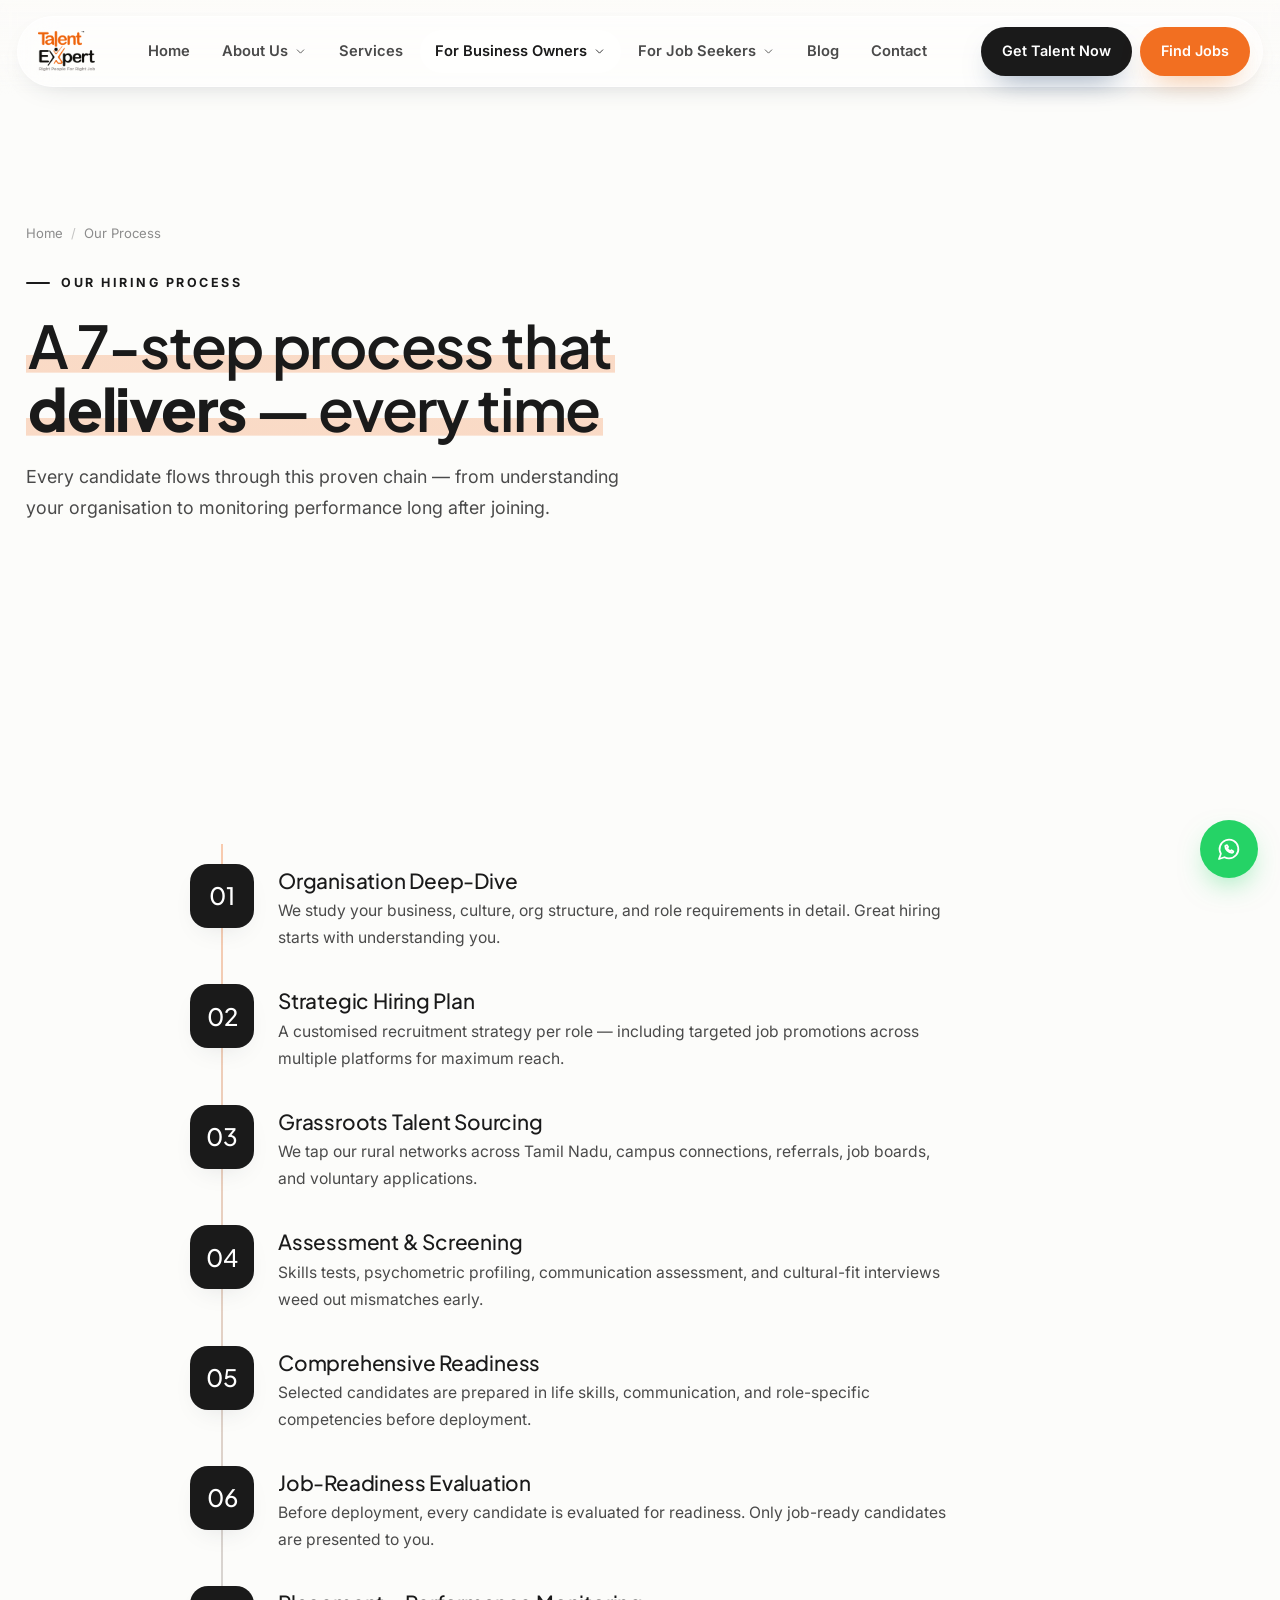
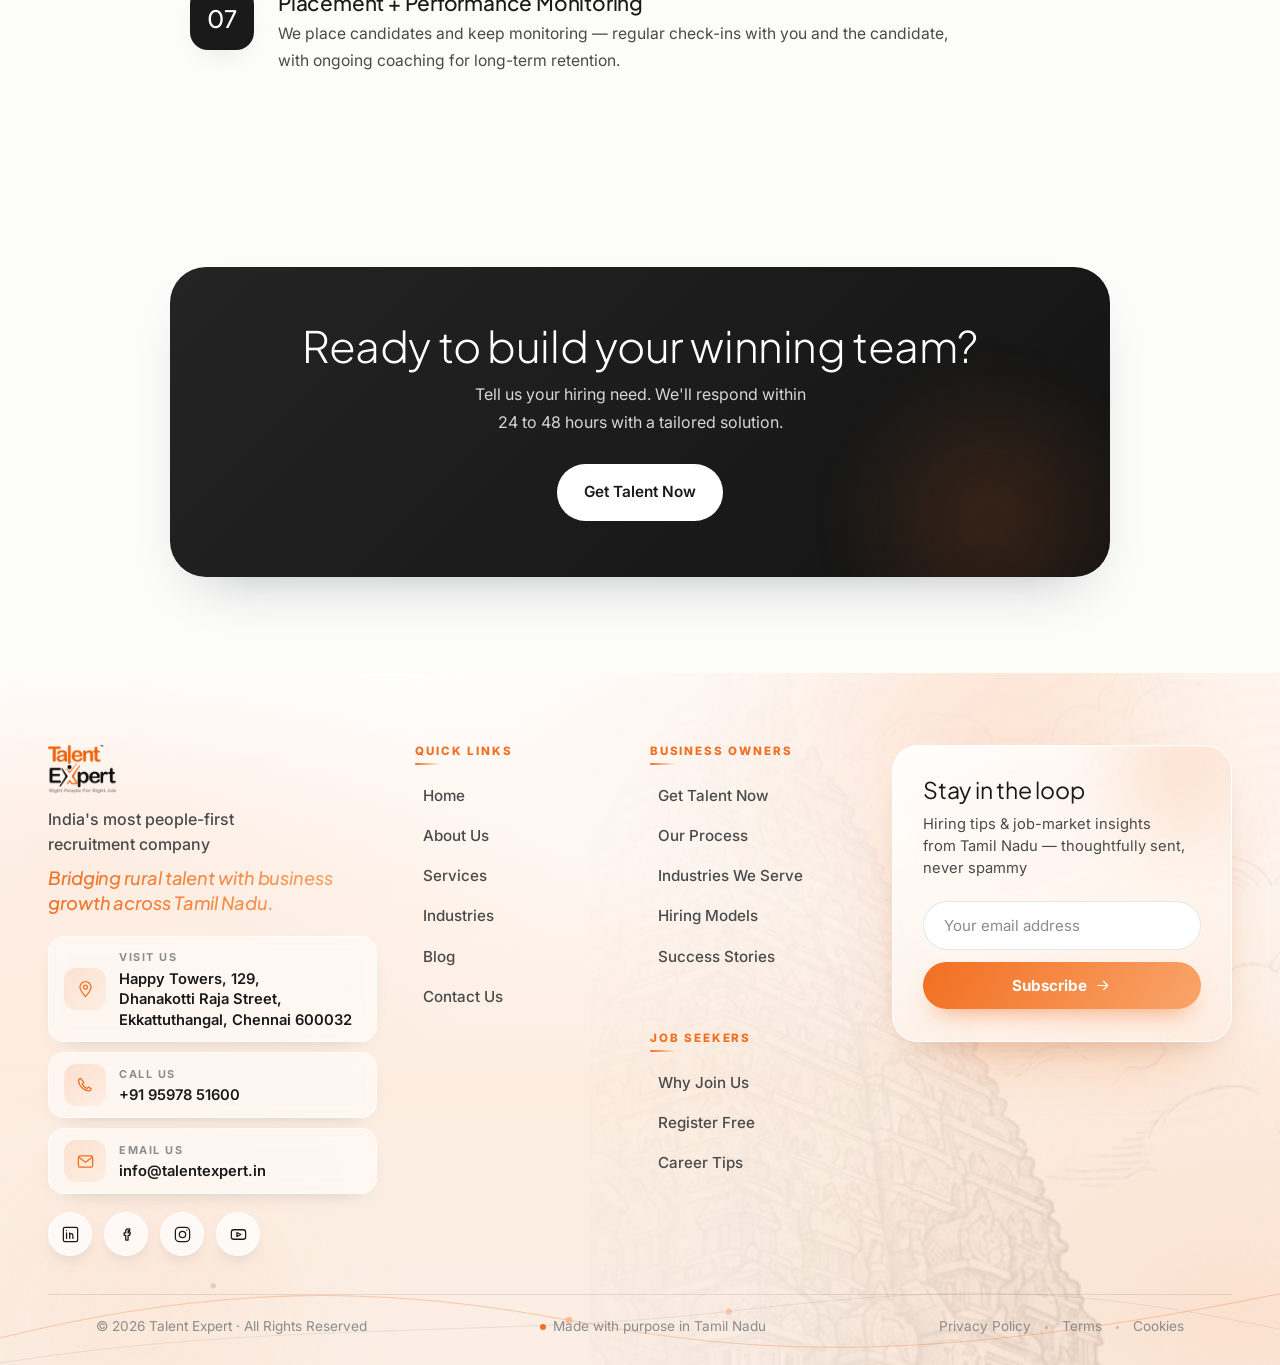
<file: process.html>
<!DOCTYPE html>
<html lang="en">
<head>
<meta charset="UTF-8">
<meta name="viewport" content="width=device-width, initial-scale=1.0">
<title>Our Recruitment Process | 7-Step Hiring Pipeline | Talent Expert</title>
<meta name="description" content="Talent Expert's proven 7-step recruitment process: organisation deep-dive, hiring plan, sourcing, assessment, readiness, placement and performance monitoring.">
<meta name="keywords" content="end-to-end recruitment process India, hiring process SME Tamil Nadu, managed recruitment services">
<link rel="canonical" href="https://www.talentexpert.in/process.html">
<meta property="og:type" content="website">
<meta property="og:title" content="Our Recruitment Process | 7-Step Hiring Pipeline | Talent Expert">
<meta property="og:description" content="Talent Expert's proven 7-step recruitment process: organisation deep-dive, hiring plan, sourcing, assessment, readiness, placement and performance monitoring.">
<meta property="og:url" content="https://www.talentexpert.in/process.html">
<meta property="og:image" content="https://www.talentexpert.in/assets/logos/talent-expert-logo.png">
<meta name="twitter:card" content="summary_large_image">
<link rel="icon" type="image/png" href="assets/logos/favicon.png">
<link rel="preconnect" href="https://fonts.googleapis.com">
<link rel="preconnect" href="https://fonts.gstatic.com" crossorigin>
<link href="https://fonts.googleapis.com/css2?family=Plus+Jakarta+Sans:ital,wght@0,400;0,500;0,600;0,700;0,800;1,400;1,500;1,600&family=Inter:wght@400;500;600;700&display=swap" rel="stylesheet">
<script>(function(){var d=document.documentElement;d.className+=" fonts-loading";var r=function(){d.classList.remove("fonts-loading")};try{if(document.fonts&&document.fonts.ready){document.fonts.ready.then(r)}}catch(e){}setTimeout(r,1200);})();</script>
<link rel="stylesheet" href="css/styles.css?v=64">
</head>
<body data-portal="employer" data-page="employers">
<header class="nav" id="nav"><div class="nav-inner">
<a class="nav-logo" href="index.html" aria-label="Talent Expert home"><img src="assets/logos/talent-expert-logo.png" alt="Talent Expert — Right People For Right Job"></a>
<nav class="nav-menu" aria-label="Primary">
<div class="nav-item">
<a href="index.html">Home</a>
</div>
<div class="nav-item">
<a href="about.html">About Us <svg class="ic caret"><use href="assets/icons/sprite.svg#i-chevron"/></svg></a>
<div class="mega">
<a class="mega-link" href="about.html#story"><span class="chip b"><svg class="ic"><use href="assets/icons/sprite.svg#i-compass"/></svg></span><span><h5>Our Story</h5><p>Why Talent Expert exists</p></span></a>
<a class="mega-link" href="about.html#vision"><span class="chip g"><svg class="ic"><use href="assets/icons/sprite.svg#i-eye"/></svg></span><span><h5>Vision &amp; Mission</h5><p>From every village, into every industry</p></span></a>
<a class="mega-link" href="about.html#values"><span class="chip o"><svg class="ic"><use href="assets/icons/sprite.svg#i-shield"/></svg></span><span><h5>Core Values</h5><p>What we stand for</p></span></a>
</div>
</div>
<div class="nav-item">
<a href="services.html">Services</a>
</div>
<div class="nav-item">
<a href="employers.html" aria-current="page">For Business Owners <svg class="ic caret"><use href="assets/icons/sprite.svg#i-chevron"/></svg></a>
<div class="mega">
<a class="mega-link" href="employers.html#why"><span class="chip b"><svg class="ic"><use href="assets/icons/sprite.svg#i-shield"/></svg></span><span><h5>Why Partner With Us</h5><p>Your on-demand HR department</p></span></a>
<a class="mega-link" href="process.html"><span class="chip o"><svg class="ic"><use href="assets/icons/sprite.svg#i-flow"/></svg></span><span><h5>Our Process</h5><p>7 steps that deliver results</p></span></a>
<a class="mega-link" href="hiring-models.html"><span class="chip g"><svg class="ic"><use href="assets/icons/sprite.svg#i-layers"/></svg></span><span><h5>Hiring Models</h5><p>Raw Placement &middot; Capability Dev.</p></span></a>
<a class="mega-link" href="industries.html"><span class="chip a"><svg class="ic"><use href="assets/icons/sprite.svg#i-factory"/></svg></span><span><h5>Industries We Serve</h5><p>8 high-growth sectors</p></span></a>
<a class="mega-link" href="employers.html#stories"><span class="chip b"><svg class="ic"><use href="assets/icons/sprite.svg#i-star"/></svg></span><span><h5>Success Stories</h5><p>What business leaders say</p></span></a>
<a class="mega-link" href="employers.html#contact"><span class="chip o"><svg class="ic"><use href="assets/icons/sprite.svg#i-target"/></svg></span><span><h5>Get Talent Now</h5><p>Free consultation</p></span></a>
</div>
</div>
<div class="nav-item">
<a href="job-seekers.html">For Job Seekers <svg class="ic caret"><use href="assets/icons/sprite.svg#i-chevron"/></svg></a>
<div class="mega">
<a class="mega-link" href="job-seekers.html#why"><span class="chip o"><svg class="ic"><use href="assets/icons/sprite.svg#i-heart"/></svg></span><span><h5>Why Join Us</h5><p>We build careers, not just jobs</p></span></a>
<a class="mega-link" href="job-seekers.html#eligibility"><span class="chip g"><svg class="ic"><use href="assets/icons/sprite.svg#i-check"/></svg></span><span><h5>Eligibility</h5><p>Who can apply</p></span></a>
<a class="mega-link" href="job-seekers.html#how"><span class="chip b"><svg class="ic"><use href="assets/icons/sprite.svg#i-flow"/></svg></span><span><h5>How It Works</h5><p>Your career journey</p></span></a>

<a class="mega-link" href="career-tips.html"><span class="chip g"><svg class="ic"><use href="assets/icons/sprite.svg#i-bulb"/></svg></span><span><h5>Career Tips</h5><p>Get the right job faster in 2026</p></span></a>
<a class="mega-link" href="job-seekers.html#register"><span class="chip o"><svg class="ic"><use href="assets/icons/sprite.svg#i-rocket"/></svg></span><span><h5>Register Free</h5><p>Start your career journey</p></span></a>
</div>
</div>
<div class="nav-item">
<a href="blog.html">Blog</a>
</div>
<div class="nav-item">
<a href="contact.html">Contact</a>
</div>
</nav>
<div class="nav-cta"><a class="btn btn-blue" href="employers.html" data-portal-choice="business">Get Talent Now</a><a class="btn btn-orange" href="job-seekers.html" data-portal-choice="jobseeker">Find Jobs</a><button class="burger" onclick="toggleMenu(true)" aria-label="Open menu"><span></span></button></div></div></header>
<div class="mnav" id="mnav"><button class="burger mnav-close" onclick="toggleMenu(false)" aria-label="Close menu"><span></span></button><a href="index.html">Home</a><a href="about.html">About Us</a><a href="services.html">Services</a><a href="employers.html">For Business Owners</a><a href="industries.html" class="sub">Industries We Serve</a><a href="hiring-models.html" class="sub">Hiring Models</a><a href="job-seekers.html">For Job Seekers</a><a href="career-tips.html" class="sub">Career Tips</a><a href="blog.html">Blog</a><a href="contact.html">Contact</a><div class="m-cta"><a class="btn btn-blue" href="employers.html">Get Talent Now</a><a class="btn btn-orange" href="job-seekers.html">Find Jobs</a></div></div>
<section class="hero employer" id="top"><div class="wrap"><div class="crumb reveal"><a href="index.html">Home</a><span class="sep">/</span><span>Our Process</span></div>
<div class="sec-head reveal" style="max-width:840px"><span class="eyebrow">Our Hiring Process</span>
<h1 class="display"><span class="hl-mark">A 7-step process that <em>delivers</em> — every time</span></h1>
<p class="lead" style="margin-top:20px">Every candidate flows through this proven chain — from understanding your organisation to monitoring performance long after joining.</p></div></div></section>
<section class="section"><div class="wrap"><div class="timeline"><div class="tl-step reveal"><div class="tl-num">01</div><div class="tl-body"><h3>Organisation Deep-Dive</h3><p>We study your business, culture, org structure, and role requirements in detail. Great hiring starts with understanding you.</p></div></div><div class="tl-step reveal"><div class="tl-num">02</div><div class="tl-body"><h3>Strategic Hiring Plan</h3><p>A customised recruitment strategy per role — including targeted job promotions across multiple platforms for maximum reach.</p></div></div><div class="tl-step reveal"><div class="tl-num">03</div><div class="tl-body"><h3>Grassroots Talent Sourcing</h3><p>We tap our rural networks across Tamil Nadu, campus connections, referrals, job boards, and voluntary applications.</p></div></div><div class="tl-step reveal"><div class="tl-num">04</div><div class="tl-body"><h3>Assessment &amp; Screening</h3><p>Skills tests, psychometric profiling, communication assessment, and cultural-fit interviews weed out mismatches early.</p></div></div><div class="tl-step reveal"><div class="tl-num">05</div><div class="tl-body"><h3>Comprehensive Readiness</h3><p>Selected candidates are prepared in life skills, communication, and role-specific competencies before deployment.</p></div></div><div class="tl-step reveal"><div class="tl-num">06</div><div class="tl-body"><h3>Job-Readiness Evaluation</h3><p>Before deployment, every candidate is evaluated for readiness. Only job-ready candidates are presented to you.</p></div></div><div class="tl-step reveal"><div class="tl-num">07</div><div class="tl-body"><h3>Placement + Performance Monitoring</h3><p>We place candidates and keep monitoring — regular check-ins with you and the candidate, with ongoing coaching for long-term retention.</p></div></div></div></div></section>
<section class="cta"><div class="wrap"><div class="cta-inner reveal">
<span class="cta-glow" style="bottom:-100px;right:-40px"></span>
<h2>Ready to build your winning team?</h2><p>Tell us your hiring need. We'll respond within 24 to 48 hours with a tailored solution.</p>
<div class="cta-actions"><a class="btn btn-white" href="employers.html#contact" data-portal-choice="business">Get Talent Now</a></div></div></div></section>
<footer class="site" id="siteFooter">
  <div class="foot-orn" aria-hidden="true">
    <div class="foot-glow"></div>
    <div class="foot-temple"></div>
    <svg viewBox="0 0 1440 200" preserveAspectRatio="none" fill="none">
      <path d="M0 152 C 240 92, 430 92, 640 132 S 1050 182, 1440 102" stroke="#F26F21" stroke-width="1.2" opacity=".55"/>
      <path d="M0 180 C 300 132, 560 152, 820 122 S 1200 92, 1440 142" stroke="#8C8C8C" stroke-width="1" opacity=".35"/>
      <circle cx="640" cy="132" r="4" fill="#F26F21" opacity=".65"/>
      <circle cx="820" cy="122" r="3.5" fill="#F26F21" opacity=".5"/>
      <circle cx="240" cy="93" r="3" fill="#8C8C8C" opacity=".5"/>
    </svg>
  </div>
  <div class="foot-wrap">
    <div class="foot-top">
      <div class="foot-brand reveal">
        <img class="foot-logo" src="assets/logos/talent-expert-logo.png" alt="Talent Expert — Right People For Right Job">
        <p class="foot-msg"><span class="fm-1">India's most people-first recruitment company</span><span class="fm-2">Bridging rural talent with business growth across Tamil&nbsp;Nadu.</span></p>
        <div class="foot-cards">
          <a class="foot-card" href="https://www.google.com/maps/search/?api=1&amp;query=Happy+Towers+129+Dhanakotti+Raja+Street+Ekkattuthangal+Chennai+600032" target="_blank" rel="noopener">
            <span class="fc-ic"><svg class="ic"><use href="assets/icons/sprite.svg#i-pin"/></svg></span>
            <span><span class="fc-t">Visit Us</span><span class="fc-v">Happy Towers, 129, <span class="nb">Dhanakotti Raja Street</span>, <span class="nb">Ekkattuthangal</span>, <span class="nb">Chennai&nbsp;600032</span></span></span>
          </a>
          <a class="foot-card" href="tel:+919597851600">
            <span class="fc-ic"><svg class="ic"><use href="assets/icons/sprite.svg#i-phone"/></svg></span>
            <span><span class="fc-t">Call Us</span><span class="fc-v">+91 95978 51600</span></span>
          </a>
          <a class="foot-card" href="mailto:info@talentexpert.in">
            <span class="fc-ic"><svg class="ic"><use href="assets/icons/sprite.svg#i-mail"/></svg></span>
            <span><span class="fc-t">Email Us</span><span class="fc-v">info@talentexpert.in</span></span>
          </a>
        </div>
        <div class="foot-social">
          <a href="https://www.linkedin.com/company/talentexpert-in" aria-label="LinkedIn" target="_blank" rel="noopener"><svg class="ic"><use href="assets/icons/sprite.svg#i-linkedin"/></svg></a>
          <a href="https://www.facebook.com/talentexpert.in" aria-label="Facebook" target="_blank" rel="noopener"><svg class="ic"><use href="assets/icons/sprite.svg#i-facebook"/></svg></a>
          <a href="https://www.instagram.com/talentexpert.in" aria-label="Instagram" target="_blank" rel="noopener"><svg class="ic"><use href="assets/icons/sprite.svg#i-instagram"/></svg></a>
          <a href="https://www.youtube.com/@talentexpert" aria-label="YouTube" target="_blank" rel="noopener"><svg class="ic"><use href="assets/icons/sprite.svg#i-youtube"/></svg></a>
        </div>
      </div>
      <nav class="foot-menus" aria-label="Footer">
        <div class="foot-group reveal d1">
          <h4>Quick Links</h4>
          <ul>
            <li><a href="index.html">Home</a></li>
            <li><a href="about.html">About Us</a></li>
            <li><a href="services.html">Services</a></li>
            <li><a href="industries.html">Industries</a></li>
            <li><a href="blog.html">Blog</a></li>
            <li><a href="contact.html">Contact Us</a></li>
          </ul>
        </div>
        <div class="foot-group reveal d2">
          <h4>Business Owners</h4>
          <ul>
            <li><a href="employers.html#contact">Get Talent Now</a></li>
            <li><a href="process.html">Our Process</a></li>
            <li><a href="industries.html">Industries We Serve</a></li>
            <li><a href="hiring-models.html">Hiring Models</a></li>
            <li><a href="employers.html#stories">Success Stories</a></li>
          </ul>
        </div>
        <div class="foot-group reveal d3">
          <h4>Job Seekers</h4>
          <ul>
            <li><a href="job-seekers.html#why">Why Join Us</a></li>
            <li><a href="job-seekers.html#register">Register Free</a></li>
            <li><a href="career-tips.html">Career Tips</a></li>
          </ul>
        </div>
      </nav>
      <div class="foot-news reveal d4">
        <div class="news-card">
          <h4>Stay in the loop</h4>
          <p>Hiring tips &amp; job-market insights from Tamil&nbsp;Nadu — thoughtfully sent, never spammy</p>
          <form class="news-form" data-formspree action="https://formspree.io/f/mzdlnrre" data-success="You're subscribed — watch your inbox">
            <input class="news-input" type="email" name="email" placeholder="Your email address" aria-label="Email address" required>
            <button class="news-btn magnetic" type="submit">Subscribe <svg class="ic"><use href="assets/icons/sprite.svg#i-arrow"/></svg></button>
            <p class="form-msg"></p>
          </form>
        </div>
      </div>
    </div>
    <div class="foot-bottom reveal d5">
      <span class="fb-left">&copy; <span id="year">2026</span> Talent Expert &middot; All Rights Reserved</span>
      <span class="fb-mid">Made with purpose in Tamil&nbsp;Nadu</span>
      <span class="fb-right"><a href="privacy.html">Privacy Policy</a><span class="dot"></span><a href="terms.html">Terms</a><span class="dot"></span><a href="privacy.html#cookies">Cookies</a></span>
    </div>
  </div>
</footer>
<a class="wa-float" href="https://wa.me/919597851600" aria-label="Chat on WhatsApp" target="_blank" rel="noopener"><svg class="ic"><use href="assets/icons/sprite.svg#i-whatsapp"/></svg></a>
<script src="js/main.js?v=24"></script></body></html>
</file>
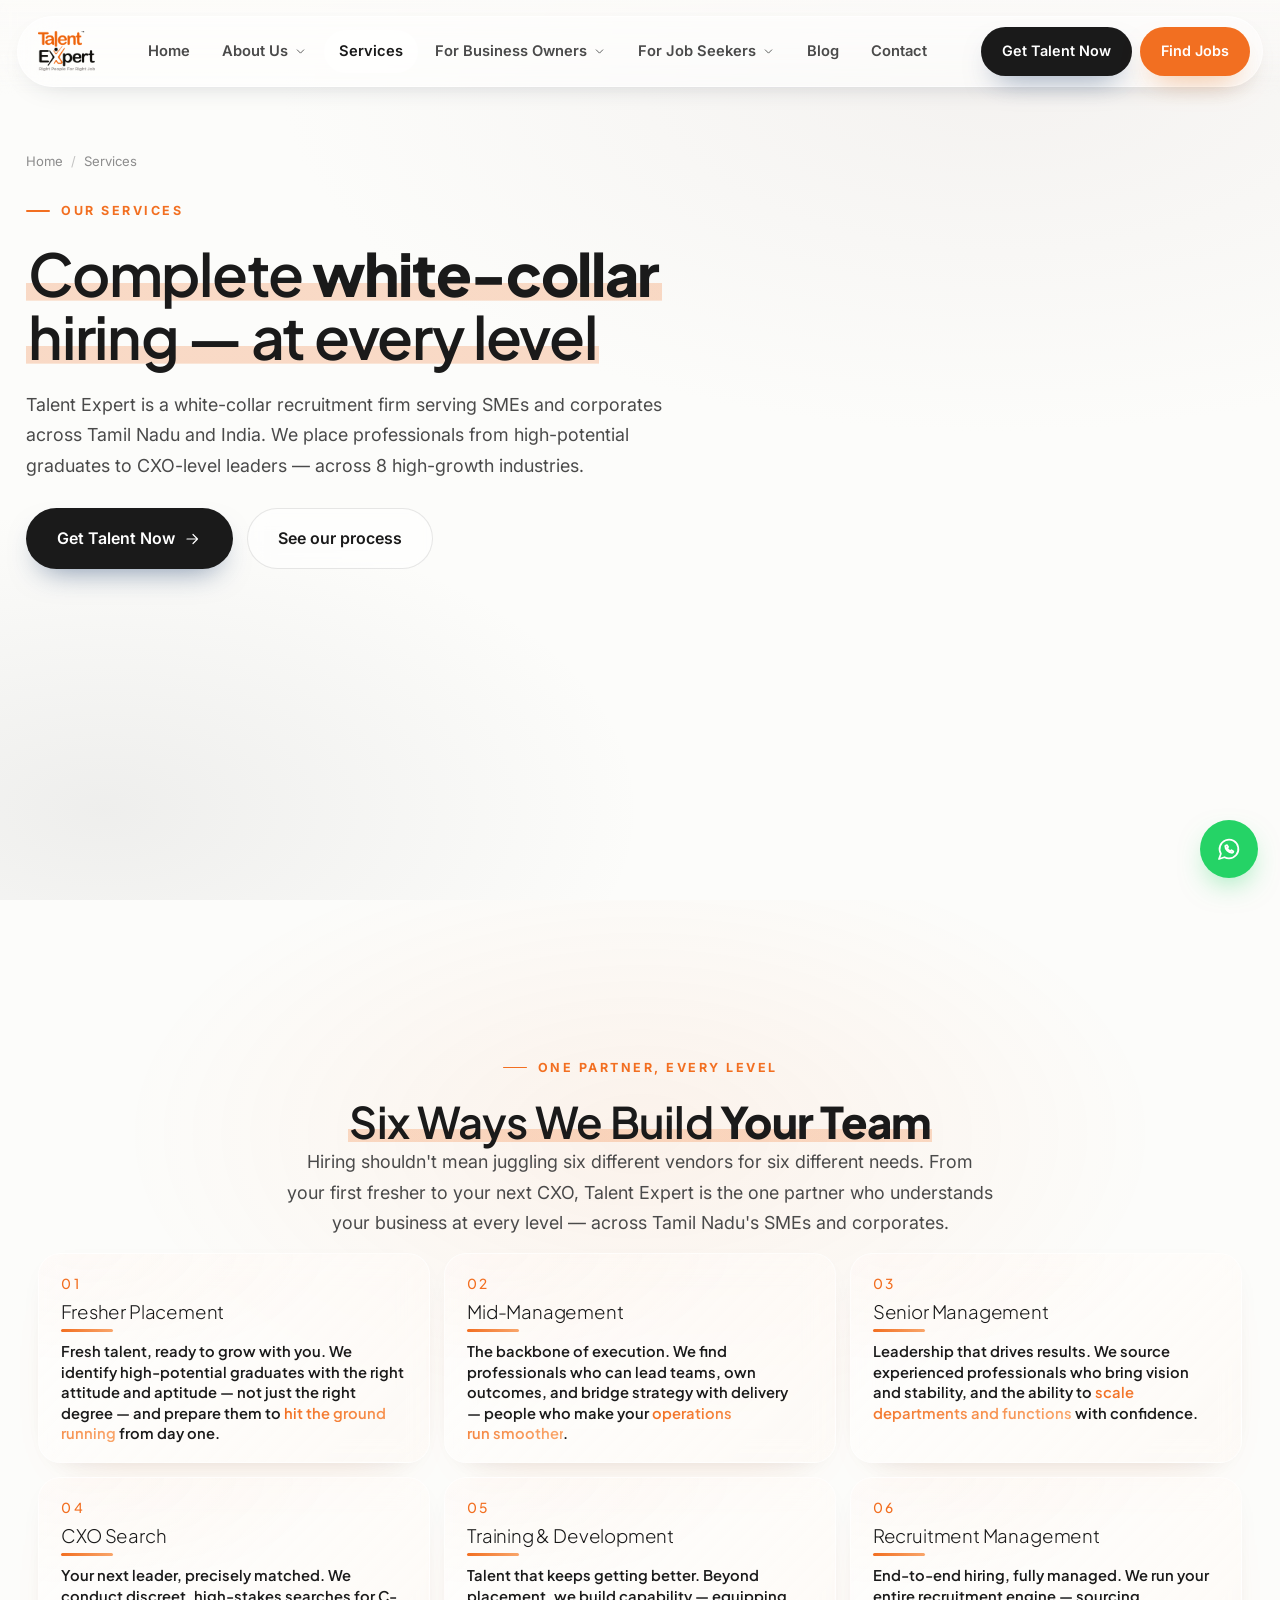
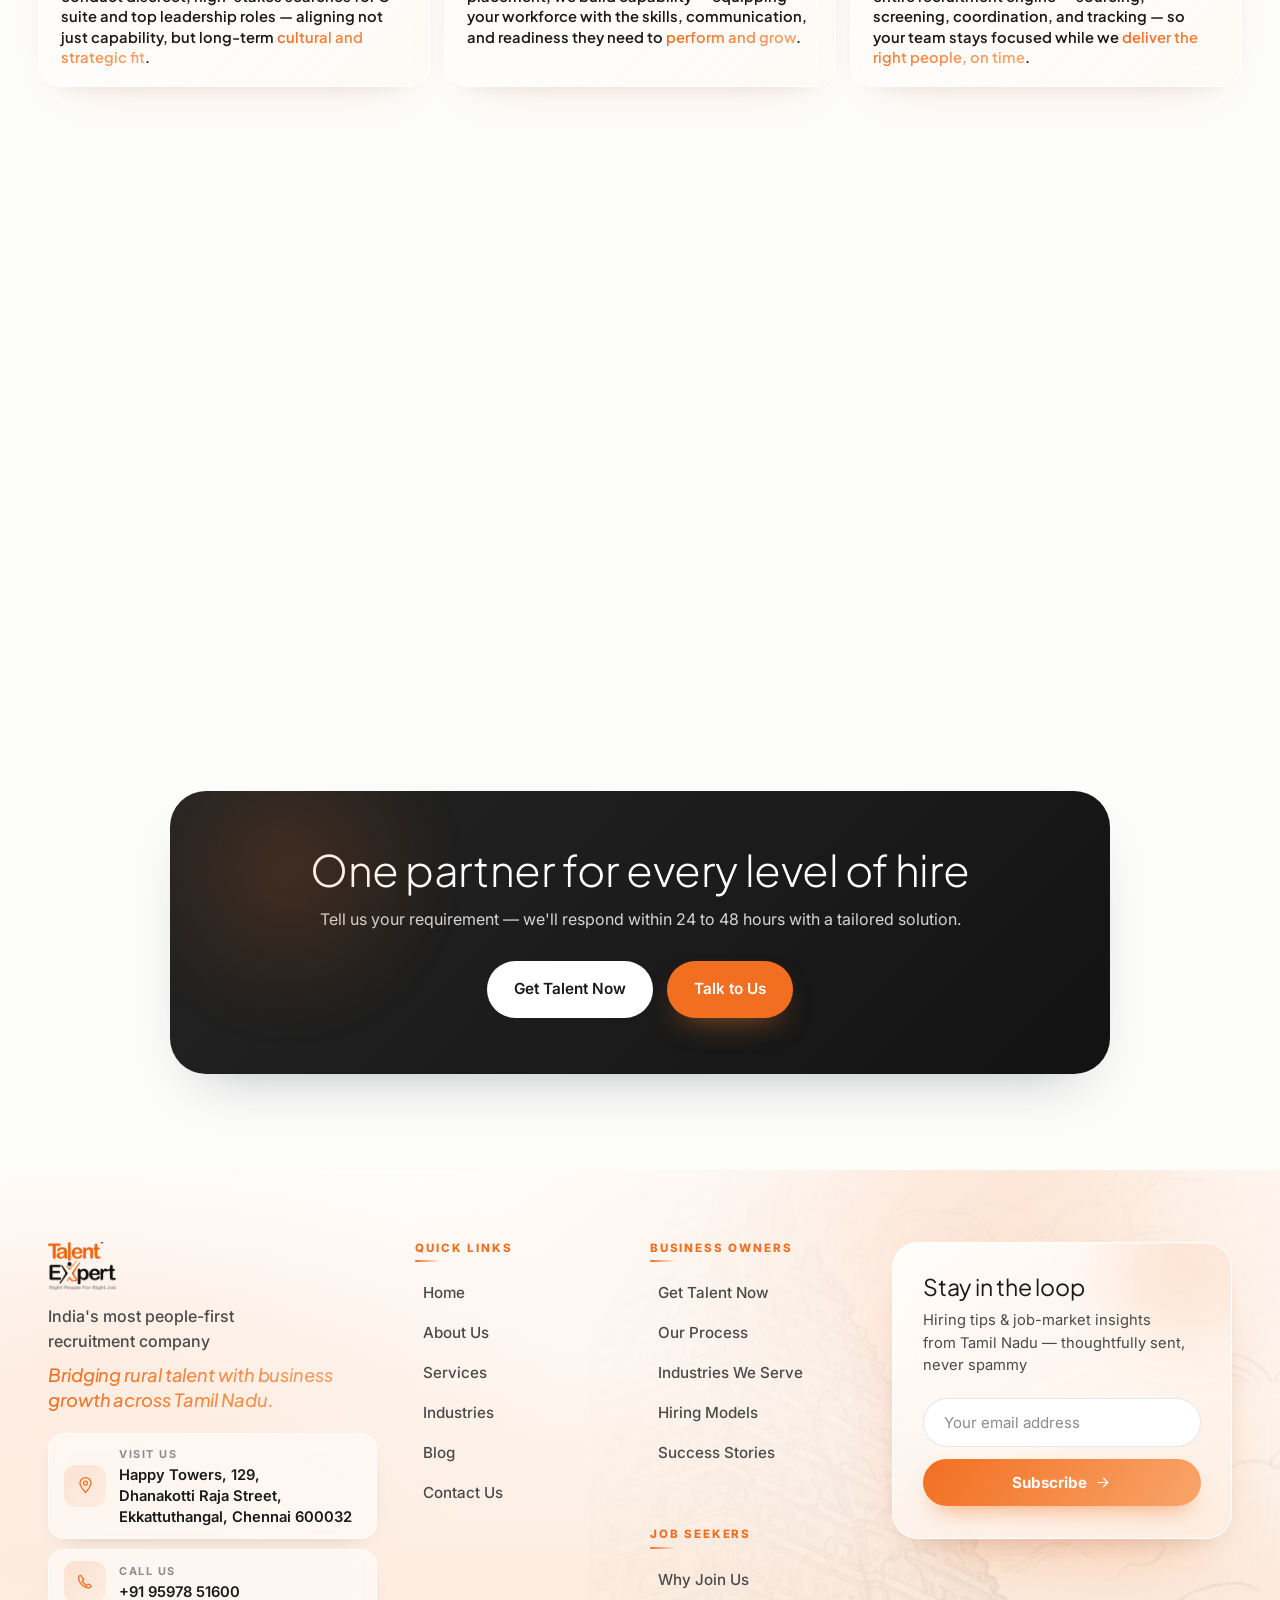
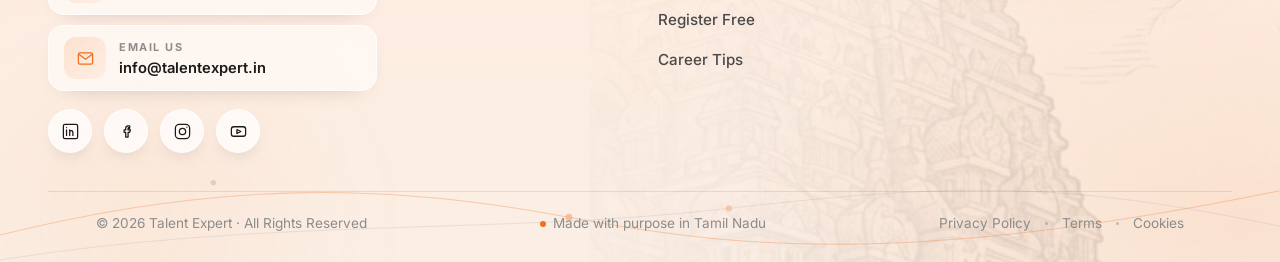
<file: services.html>
<!DOCTYPE html>
<html lang="en">
<head>
<meta charset="UTF-8">
<meta name="viewport" content="width=device-width, initial-scale=1.0">
<title>Recruitment Services | Mid-Management to CXO Hiring | Talent Expert</title>
<meta name="description" content="End-to-end recruitment services across Tamil Nadu — mid-management, senior management, CXO search, fresher placement, training and managed recruitment for SMEs and corporates.">
<meta name="keywords" content="manpower outsourcing Tamil Nadu, HR consulting SME India, CXO recruitment India, mid-management placement, end-to-end HR solutions">
<link rel="canonical" href="https://www.talentexpert.in/services.html">
<meta property="og:type" content="website">
<meta property="og:title" content="Recruitment Services | Mid-Management to CXO Hiring | Talent Expert">
<meta property="og:description" content="End-to-end recruitment services across Tamil Nadu — mid-management, senior management, CXO search, fresher placement, training and managed recruitment for SMEs and corporates.">
<meta property="og:url" content="https://www.talentexpert.in/services.html">
<meta property="og:image" content="https://www.talentexpert.in/assets/logos/talent-expert-logo.png">
<meta name="twitter:card" content="summary_large_image">
<link rel="icon" type="image/png" href="assets/logos/favicon.png">
<link rel="preconnect" href="https://fonts.googleapis.com">
<link rel="preconnect" href="https://fonts.gstatic.com" crossorigin>
<link href="https://fonts.googleapis.com/css2?family=Plus+Jakarta+Sans:ital,wght@0,400;0,500;0,600;0,700;0,800;1,400;1,500;1,600&family=Inter:wght@400;500;600;700&display=swap" rel="stylesheet">
<script>(function(){var d=document.documentElement;d.className+=" fonts-loading";var r=function(){d.classList.remove("fonts-loading")};try{if(document.fonts&&document.fonts.ready){document.fonts.ready.then(r)}}catch(e){}setTimeout(r,1200);})();</script>
<link rel="stylesheet" href="css/styles.css?v=64">
<script type="application/ld+json">{"@context":"https://schema.org","@type":"Service","serviceType":"Recruitment and staffing","provider":{"@type":"Organization","name":"Talent Expert"},"areaServed":"Tamil Nadu, India"}</script>
</head>
<body data-page="services">
<div class="scroll-progress" aria-hidden="true"><span></span></div>
<header class="nav" id="nav"><div class="nav-inner">
<a class="nav-logo" href="index.html" aria-label="Talent Expert home"><img src="assets/logos/talent-expert-logo.png" alt="Talent Expert — Right People For Right Job"></a>
<nav class="nav-menu" aria-label="Primary">
<div class="nav-item">
<a href="index.html">Home</a>
</div>
<div class="nav-item">
<a href="about.html">About Us <svg class="ic caret"><use href="assets/icons/sprite.svg#i-chevron"/></svg></a>
<div class="mega">
<a class="mega-link" href="about.html#story"><span class="chip b"><svg class="ic"><use href="assets/icons/sprite.svg#i-compass"/></svg></span><span><h5>Our Story</h5><p>Why Talent Expert exists</p></span></a>
<a class="mega-link" href="about.html#vision"><span class="chip g"><svg class="ic"><use href="assets/icons/sprite.svg#i-eye"/></svg></span><span><h5>Vision &amp; Mission</h5><p>From every village, into every industry</p></span></a>
<a class="mega-link" href="about.html#values"><span class="chip o"><svg class="ic"><use href="assets/icons/sprite.svg#i-shield"/></svg></span><span><h5>Core Values</h5><p>What we stand for</p></span></a>
</div>
</div>
<div class="nav-item">
<a href="services.html" aria-current="page">Services</a>
</div>
<div class="nav-item">
<a href="employers.html">For Business Owners <svg class="ic caret"><use href="assets/icons/sprite.svg#i-chevron"/></svg></a>
<div class="mega">
<a class="mega-link" href="employers.html#why"><span class="chip b"><svg class="ic"><use href="assets/icons/sprite.svg#i-shield"/></svg></span><span><h5>Why Partner With Us</h5><p>Your on-demand HR department</p></span></a>
<a class="mega-link" href="process.html"><span class="chip o"><svg class="ic"><use href="assets/icons/sprite.svg#i-flow"/></svg></span><span><h5>Our Process</h5><p>7 steps that deliver results</p></span></a>
<a class="mega-link" href="hiring-models.html"><span class="chip g"><svg class="ic"><use href="assets/icons/sprite.svg#i-layers"/></svg></span><span><h5>Hiring Models</h5><p>Raw Placement &middot; Capability Dev.</p></span></a>
<a class="mega-link" href="industries.html"><span class="chip a"><svg class="ic"><use href="assets/icons/sprite.svg#i-factory"/></svg></span><span><h5>Industries We Serve</h5><p>8 high-growth sectors</p></span></a>
<a class="mega-link" href="employers.html#stories"><span class="chip b"><svg class="ic"><use href="assets/icons/sprite.svg#i-star"/></svg></span><span><h5>Success Stories</h5><p>What business leaders say</p></span></a>
<a class="mega-link" href="employers.html#contact"><span class="chip o"><svg class="ic"><use href="assets/icons/sprite.svg#i-target"/></svg></span><span><h5>Get Talent Now</h5><p>Free consultation</p></span></a>
</div>
</div>
<div class="nav-item">
<a href="job-seekers.html">For Job Seekers <svg class="ic caret"><use href="assets/icons/sprite.svg#i-chevron"/></svg></a>
<div class="mega">
<a class="mega-link" href="job-seekers.html#why"><span class="chip o"><svg class="ic"><use href="assets/icons/sprite.svg#i-heart"/></svg></span><span><h5>Why Join Us</h5><p>We build careers, not just jobs</p></span></a>
<a class="mega-link" href="job-seekers.html#eligibility"><span class="chip g"><svg class="ic"><use href="assets/icons/sprite.svg#i-check"/></svg></span><span><h5>Eligibility</h5><p>Who can apply</p></span></a>
<a class="mega-link" href="job-seekers.html#how"><span class="chip b"><svg class="ic"><use href="assets/icons/sprite.svg#i-flow"/></svg></span><span><h5>How It Works</h5><p>Your career journey</p></span></a>

<a class="mega-link" href="career-tips.html"><span class="chip g"><svg class="ic"><use href="assets/icons/sprite.svg#i-bulb"/></svg></span><span><h5>Career Tips</h5><p>Get the right job faster in 2026</p></span></a>
<a class="mega-link" href="job-seekers.html#register"><span class="chip o"><svg class="ic"><use href="assets/icons/sprite.svg#i-rocket"/></svg></span><span><h5>Register Free</h5><p>Start your career journey</p></span></a>
</div>
</div>
<div class="nav-item">
<a href="blog.html">Blog</a>
</div>
<div class="nav-item">
<a href="contact.html">Contact</a>
</div>
</nav>
<div class="nav-cta"><a class="btn btn-blue" href="employers.html" data-portal-choice="business">Get Talent Now</a><a class="btn btn-orange" href="job-seekers.html" data-portal-choice="jobseeker">Find Jobs</a><button class="burger" onclick="toggleMenu(true)" aria-label="Open menu"><span></span></button></div></div></header>
<div class="mnav" id="mnav"><button class="burger mnav-close" onclick="toggleMenu(false)" aria-label="Close menu"><span></span></button><a href="index.html">Home</a><a href="about.html">About Us</a><a href="services.html">Services</a><a href="employers.html">For Business Owners</a><a href="industries.html" class="sub">Industries We Serve</a><a href="hiring-models.html" class="sub">Hiring Models</a><a href="job-seekers.html">For Job Seekers</a><a href="career-tips.html" class="sub">Career Tips</a><a href="blog.html">Blog</a><a href="contact.html">Contact</a><div class="m-cta"><a class="btn btn-blue" href="employers.html">Get Talent Now</a><a class="btn btn-orange" href="job-seekers.html">Find Jobs</a></div></div>
<section class="hero" id="top"><div class="wrap">
<div class="crumb reveal"><a href="index.html">Home</a><span class="sep">/</span><span>Services</span></div>
<div class="sec-head reveal" style="max-width:840px"><span class="eyebrow">Our Services</span>
<h1 class="display"><span class="hl-mark">Complete <em>white-collar</em> hiring — at every level</span></h1>
<p class="lead" style="margin-top:20px">Talent Expert is a white-collar recruitment firm serving SMEs and corporates across Tamil Nadu and India. We place professionals from high-potential graduates to CXO-level leaders — across 8 high-growth industries.</p>
<div class="hero-actions" style="margin-top:26px"><a class="btn btn-blue lg" href="employers.html#contact" data-portal-choice="business">Get Talent Now <svg class="ic"><use href="assets/icons/sprite.svg#i-arrow"/></svg></a><a class="btn btn-ghost lg" href="process.html">See our process</a></div></div></div></section>
<!-- ============ STACKED EDITORIAL SERVICE CARDS ============ -->


<!-- ============ SERVICES — Six Ways We Build Your Team (pinned card grid) ============ -->
<section class="section cv-scene" id="svc-grid">
  <div class="cv-glow" aria-hidden="true"></div>
  <div class="wrap">
    <div class="sec-head center">
      <span class="eyebrow">One Partner, Every Level</span>
      <h2 class="title"><span class="hl-mark">Six Ways We Build <b>Your Team</b></span></h2>
      <p class="lead">Hiring shouldn't mean juggling six different vendors for six different needs. From your first fresher to your next CXO, Talent Expert is the one partner who understands your business at every level — across Tamil&nbsp;Nadu's SMEs and corporates.</p>
    </div>
    <div class="cv-stage">
      <article class="cv-card in-view" style="--i:0"><div class="cv-face">
        <span class="cv-num">01</span><h3 class="cv-title">Fresher Placement</h3><span class="cv-accent"></span>
        <p class="cv-desc"><span class="l l1">Fresh talent, ready to grow with you. We identify high-potential graduates with the right attitude and aptitude —</span> <span class="l l2">not just the right degree — and prepare them to <span class="hl">hit the ground running</span> from day one.</span></p>
      </div></article>
      <article class="cv-card in-view" style="--i:1"><div class="cv-face">
        <span class="cv-num">02</span><h3 class="cv-title">Mid-Management</h3><span class="cv-accent"></span>
        <p class="cv-desc"><span class="l l1">The backbone of execution. We find professionals who can lead teams, own outcomes, and bridge strategy with delivery —</span> <span class="l l2">people who make your <span class="hl">operations run smoother</span>.</span></p>
      </div></article>
      <article class="cv-card in-view" style="--i:2"><div class="cv-face">
        <span class="cv-num">03</span><h3 class="cv-title">Senior Management</h3><span class="cv-accent"></span>
        <p class="cv-desc"><span class="l l1">Leadership that drives results. We source experienced professionals who bring vision and stability,</span> <span class="l l2">and the ability to <span class="hl">scale departments and functions</span> with confidence.</span></p>
      </div></article>
      <article class="cv-card in-view" style="--i:3"><div class="cv-face">
        <span class="cv-num">04</span><h3 class="cv-title">CXO Search</h3><span class="cv-accent"></span>
        <p class="cv-desc"><span class="l l1">Your next leader, precisely matched. We conduct discreet, high-stakes searches for C-suite and top leadership roles —</span> <span class="l l2">aligning not just capability, but long-term <span class="hl">cultural and strategic fit</span>.</span></p>
      </div></article>
      <article class="cv-card in-view" style="--i:4"><div class="cv-face">
        <span class="cv-num">05</span><h3 class="cv-title">Training &amp; Development</h3><span class="cv-accent"></span>
        <p class="cv-desc"><span class="l l1">Talent that keeps getting better. Beyond placement, we build capability —</span> <span class="l l2">equipping your workforce with the skills, communication, and readiness they need to <span class="hl">perform and grow</span>.</span></p>
      </div></article>
      <article class="cv-card in-view" style="--i:5"><div class="cv-face">
        <span class="cv-num">06</span><h3 class="cv-title">Recruitment Management</h3><span class="cv-accent"></span>
        <p class="cv-desc"><span class="l l1">End-to-end hiring, fully managed. We run your entire recruitment engine — sourcing, screening, coordination, and tracking —</span> <span class="l l2">so your team stays focused while we <span class="hl">deliver the right people, on time</span>.</span></p>
      </div></article>
    </div>
  </div>
</section>
<section class="cta"><div class="wrap"><div class="cta-inner reveal">
<span class="cta-glow" style="top:-80px;left:-40px"></span>
<h2>One partner for every level of hire</h2><p>Tell us your requirement — we'll respond within 24 to 48 hours with a tailored solution.</p>
<div class="cta-actions"><a class="btn btn-white" href="employers.html#contact" data-portal-choice="business">Get Talent Now</a><a class="btn btn-orange" href="contact.html">Talk to Us</a></div></div></div></section>
<footer class="site" id="siteFooter">
  <div class="foot-orn" aria-hidden="true">
    <div class="foot-glow"></div>
    <div class="foot-temple"></div>
    <svg viewBox="0 0 1440 200" preserveAspectRatio="none" fill="none">
      <path d="M0 152 C 240 92, 430 92, 640 132 S 1050 182, 1440 102" stroke="#F26F21" stroke-width="1.2" opacity=".55"/>
      <path d="M0 180 C 300 132, 560 152, 820 122 S 1200 92, 1440 142" stroke="#8C8C8C" stroke-width="1" opacity=".35"/>
      <circle cx="640" cy="132" r="4" fill="#F26F21" opacity=".65"/>
      <circle cx="820" cy="122" r="3.5" fill="#F26F21" opacity=".5"/>
      <circle cx="240" cy="93" r="3" fill="#8C8C8C" opacity=".5"/>
    </svg>
  </div>
  <div class="foot-wrap">
    <div class="foot-top">
      <div class="foot-brand reveal">
        <img class="foot-logo" src="assets/logos/talent-expert-logo.png" alt="Talent Expert — Right People For Right Job">
        <p class="foot-msg"><span class="fm-1">India's most people-first recruitment company</span><span class="fm-2">Bridging rural talent with business growth across Tamil&nbsp;Nadu.</span></p>
        <div class="foot-cards">
          <a class="foot-card" href="https://www.google.com/maps/search/?api=1&amp;query=Happy+Towers+129+Dhanakotti+Raja+Street+Ekkattuthangal+Chennai+600032" target="_blank" rel="noopener">
            <span class="fc-ic"><svg class="ic"><use href="assets/icons/sprite.svg#i-pin"/></svg></span>
            <span><span class="fc-t">Visit Us</span><span class="fc-v">Happy Towers, 129, <span class="nb">Dhanakotti Raja Street</span>, <span class="nb">Ekkattuthangal</span>, <span class="nb">Chennai&nbsp;600032</span></span></span>
          </a>
          <a class="foot-card" href="tel:+919597851600">
            <span class="fc-ic"><svg class="ic"><use href="assets/icons/sprite.svg#i-phone"/></svg></span>
            <span><span class="fc-t">Call Us</span><span class="fc-v">+91 95978 51600</span></span>
          </a>
          <a class="foot-card" href="mailto:info@talentexpert.in">
            <span class="fc-ic"><svg class="ic"><use href="assets/icons/sprite.svg#i-mail"/></svg></span>
            <span><span class="fc-t">Email Us</span><span class="fc-v">info@talentexpert.in</span></span>
          </a>
        </div>
        <div class="foot-social">
          <a href="https://www.linkedin.com/company/talentexpert-in" aria-label="LinkedIn" target="_blank" rel="noopener"><svg class="ic"><use href="assets/icons/sprite.svg#i-linkedin"/></svg></a>
          <a href="https://www.facebook.com/talentexpert.in" aria-label="Facebook" target="_blank" rel="noopener"><svg class="ic"><use href="assets/icons/sprite.svg#i-facebook"/></svg></a>
          <a href="https://www.instagram.com/talentexpert.in" aria-label="Instagram" target="_blank" rel="noopener"><svg class="ic"><use href="assets/icons/sprite.svg#i-instagram"/></svg></a>
          <a href="https://www.youtube.com/@talentexpert" aria-label="YouTube" target="_blank" rel="noopener"><svg class="ic"><use href="assets/icons/sprite.svg#i-youtube"/></svg></a>
        </div>
      </div>
      <nav class="foot-menus" aria-label="Footer">
        <div class="foot-group reveal d1">
          <h4>Quick Links</h4>
          <ul>
            <li><a href="index.html">Home</a></li>
            <li><a href="about.html">About Us</a></li>
            <li><a href="services.html">Services</a></li>
            <li><a href="industries.html">Industries</a></li>
            <li><a href="blog.html">Blog</a></li>
            <li><a href="contact.html">Contact Us</a></li>
          </ul>
        </div>
        <div class="foot-group reveal d2">
          <h4>Business Owners</h4>
          <ul>
            <li><a href="employers.html#contact">Get Talent Now</a></li>
            <li><a href="process.html">Our Process</a></li>
            <li><a href="industries.html">Industries We Serve</a></li>
            <li><a href="hiring-models.html">Hiring Models</a></li>
            <li><a href="employers.html#stories">Success Stories</a></li>
          </ul>
        </div>
        <div class="foot-group reveal d3">
          <h4>Job Seekers</h4>
          <ul>
            <li><a href="job-seekers.html#why">Why Join Us</a></li>
            <li><a href="job-seekers.html#register">Register Free</a></li>
            <li><a href="career-tips.html">Career Tips</a></li>
          </ul>
        </div>
      </nav>
      <div class="foot-news reveal d4">
        <div class="news-card">
          <h4>Stay in the loop</h4>
          <p>Hiring tips &amp; job-market insights from Tamil&nbsp;Nadu — thoughtfully sent, never spammy</p>
          <form class="news-form" data-formspree action="https://formspree.io/f/mzdlnrre" data-success="You're subscribed — watch your inbox">
            <input class="news-input" type="email" name="email" placeholder="Your email address" aria-label="Email address" required>
            <button class="news-btn magnetic" type="submit">Subscribe <svg class="ic"><use href="assets/icons/sprite.svg#i-arrow"/></svg></button>
            <p class="form-msg"></p>
          </form>
        </div>
      </div>
    </div>
    <div class="foot-bottom reveal d5">
      <span class="fb-left">&copy; <span id="year">2026</span> Talent Expert &middot; All Rights Reserved</span>
      <span class="fb-mid">Made with purpose in Tamil&nbsp;Nadu</span>
      <span class="fb-right"><a href="privacy.html">Privacy Policy</a><span class="dot"></span><a href="terms.html">Terms</a><span class="dot"></span><a href="privacy.html#cookies">Cookies</a></span>
    </div>
  </div>
</footer>
<a class="wa-float" href="https://wa.me/919597851600" aria-label="Chat on WhatsApp" target="_blank" rel="noopener"><svg class="ic"><use href="assets/icons/sprite.svg#i-whatsapp"/></svg></a>
<script src="js/vendor/gsap.min.js"></script>
<script src="js/vendor/ScrollTrigger.min.js"></script>
<script src="js/vendor/lenis.min.js"></script>
<script src="js/vendor/split-type.min.js"></script>
<script src="js/main.js?v=24"></script>
<script>
/* Services scroll engine — GSAP ScrollTrigger + Lenis.
   Story: each service card slides up from below, PINS CENTERED in the viewport, holds for a
   reading pause, then the next card slides up and covers it. Solid opaque cards + equal heights
   mean a covered card is never visible. Everything is one scrubbed, fully reversible timeline.
   Animates transform/opacity only. */
(function(){
  var hasGSAP = typeof window.gsap !== 'undefined' && typeof window.ScrollTrigger !== 'undefined';
  if(!hasGSAP) return;
  gsap.registerPlugin(ScrollTrigger);
  gsap.config({ nullTargetWarn:false });
  ScrollTrigger.config({ ignoreMobileResize:true });

  var motionOK = matchMedia('(prefers-reduced-motion:no-preference)').matches;

  /* Lenis smooth scroll (desktop + motion) synced to ScrollTrigger — buttery, long easing */
  if(matchMedia('(min-width:901px)').matches && motionOK && typeof window.Lenis !== 'undefined'){
    var lenis = new Lenis({ lerp:0.07, smoothWheel:true, wheelMultiplier:1, touchMultiplier:1.5 });
    lenis.on('scroll', ScrollTrigger.update);
    gsap.ticker.add(function(t){ lenis.raf(t * 1000); });
    gsap.ticker.lagSmoothing(0);
    window.__lenis = lenis;   // exposed so main.js can jump instantly for anchor nav
  }

  /* Scroll progress bar */
  var spBar = document.querySelector('.scroll-progress span');
  if(spBar){
    ScrollTrigger.create({ start:0, end:'max',
      onUpdate:function(self){ spBar.style.setProperty('--sp', self.progress.toFixed(4)); } });
  }

  /* Editorial chapters (shared engine in main.js). The six-service deck is taller
     than one screen, so it gets the chapter ENTRANCE only (heading fades up first,
     then the cards float up in sequence) and scrolls naturally — no pin. The overview
     fits one viewport, so it rises and PINS briefly below the navbar, plays its
     entrance once, then releases. No scrub, no replay. */
  if(typeof window.TEChapter === 'function'){
    window.TEChapter([
      { sec:'#svc-grid', head:'.sec-head', items:'.cv-card' }
    ]);
  }
})();
</script>
</body></html>
</file>
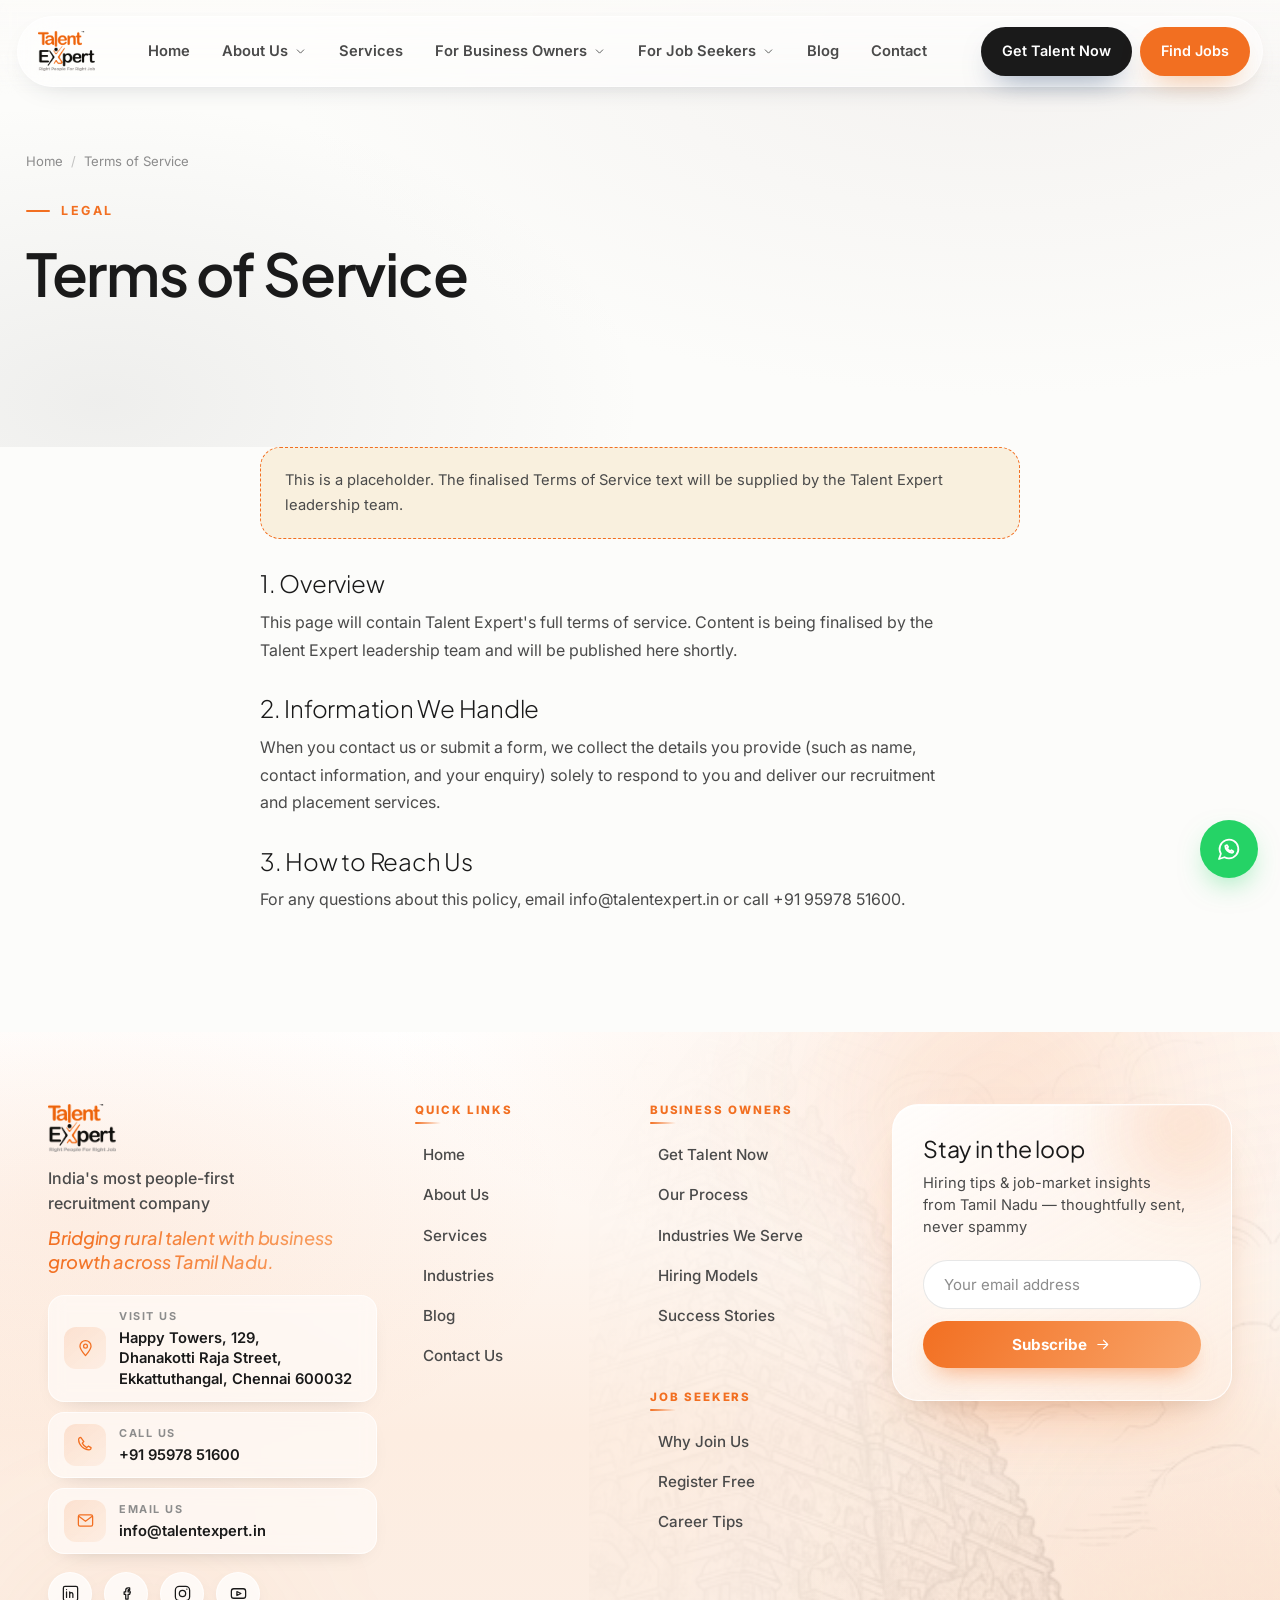
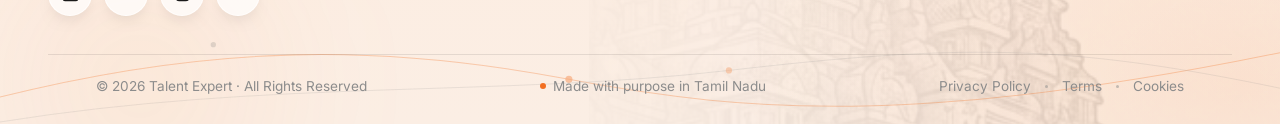
<file: terms.html>
<!DOCTYPE html>
<html lang="en">
<head>
<meta charset="UTF-8">
<meta name="viewport" content="width=device-width, initial-scale=1.0">
<title>Terms of Service | Talent Expert</title>
<meta name="description" content="Terms of Service for Talent Expert (talentexpert.in).">
<meta name="keywords" content="Talent Expert legal">
<link rel="canonical" href="https://www.talentexpert.in/terms.html">
<meta property="og:type" content="website">
<meta property="og:title" content="Terms of Service | Talent Expert">
<meta property="og:description" content="Terms of Service for Talent Expert (talentexpert.in).">
<meta property="og:url" content="https://www.talentexpert.in/terms.html">
<meta property="og:image" content="https://www.talentexpert.in/assets/logos/talent-expert-logo.png">
<meta name="twitter:card" content="summary_large_image">
<link rel="icon" type="image/png" href="assets/logos/favicon.png">
<link rel="preconnect" href="https://fonts.googleapis.com">
<link rel="preconnect" href="https://fonts.gstatic.com" crossorigin>
<link href="https://fonts.googleapis.com/css2?family=Plus+Jakarta+Sans:ital,wght@0,400;0,500;0,600;0,700;0,800;1,400;1,500;1,600&family=Inter:wght@400;500;600;700&display=swap" rel="stylesheet">
<script>(function(){var d=document.documentElement;d.className+=" fonts-loading";var r=function(){d.classList.remove("fonts-loading")};try{if(document.fonts&&document.fonts.ready){document.fonts.ready.then(r)}}catch(e){}setTimeout(r,1200);})();</script>
<link rel="stylesheet" href="css/styles.css?v=64">
</head>
<body data-page="">
<header class="nav" id="nav"><div class="nav-inner">
<a class="nav-logo" href="index.html" aria-label="Talent Expert home"><img src="assets/logos/talent-expert-logo.png" alt="Talent Expert — Right People For Right Job"></a>
<nav class="nav-menu" aria-label="Primary">
<div class="nav-item">
<a href="index.html">Home</a>
</div>
<div class="nav-item">
<a href="about.html">About Us <svg class="ic caret"><use href="assets/icons/sprite.svg#i-chevron"/></svg></a>
<div class="mega">
<a class="mega-link" href="about.html#story"><span class="chip b"><svg class="ic"><use href="assets/icons/sprite.svg#i-compass"/></svg></span><span><h5>Our Story</h5><p>Why Talent Expert exists</p></span></a>
<a class="mega-link" href="about.html#vision"><span class="chip g"><svg class="ic"><use href="assets/icons/sprite.svg#i-eye"/></svg></span><span><h5>Vision &amp; Mission</h5><p>From every village, into every industry</p></span></a>
<a class="mega-link" href="about.html#values"><span class="chip o"><svg class="ic"><use href="assets/icons/sprite.svg#i-shield"/></svg></span><span><h5>Core Values</h5><p>What we stand for</p></span></a>
</div>
</div>
<div class="nav-item">
<a href="services.html">Services</a>
</div>
<div class="nav-item">
<a href="employers.html">For Business Owners <svg class="ic caret"><use href="assets/icons/sprite.svg#i-chevron"/></svg></a>
<div class="mega">
<a class="mega-link" href="employers.html#why"><span class="chip b"><svg class="ic"><use href="assets/icons/sprite.svg#i-shield"/></svg></span><span><h5>Why Partner With Us</h5><p>Your on-demand HR department</p></span></a>
<a class="mega-link" href="process.html"><span class="chip o"><svg class="ic"><use href="assets/icons/sprite.svg#i-flow"/></svg></span><span><h5>Our Process</h5><p>7 steps that deliver results</p></span></a>
<a class="mega-link" href="hiring-models.html"><span class="chip g"><svg class="ic"><use href="assets/icons/sprite.svg#i-layers"/></svg></span><span><h5>Hiring Models</h5><p>Raw Placement &middot; Capability Dev.</p></span></a>
<a class="mega-link" href="industries.html"><span class="chip a"><svg class="ic"><use href="assets/icons/sprite.svg#i-factory"/></svg></span><span><h5>Industries We Serve</h5><p>8 high-growth sectors</p></span></a>
<a class="mega-link" href="employers.html#stories"><span class="chip b"><svg class="ic"><use href="assets/icons/sprite.svg#i-star"/></svg></span><span><h5>Success Stories</h5><p>What business leaders say</p></span></a>
<a class="mega-link" href="employers.html#contact"><span class="chip o"><svg class="ic"><use href="assets/icons/sprite.svg#i-target"/></svg></span><span><h5>Get Talent Now</h5><p>Free consultation</p></span></a>
</div>
</div>
<div class="nav-item">
<a href="job-seekers.html">For Job Seekers <svg class="ic caret"><use href="assets/icons/sprite.svg#i-chevron"/></svg></a>
<div class="mega">
<a class="mega-link" href="job-seekers.html#why"><span class="chip o"><svg class="ic"><use href="assets/icons/sprite.svg#i-heart"/></svg></span><span><h5>Why Join Us</h5><p>We build careers, not just jobs</p></span></a>
<a class="mega-link" href="job-seekers.html#eligibility"><span class="chip g"><svg class="ic"><use href="assets/icons/sprite.svg#i-check"/></svg></span><span><h5>Eligibility</h5><p>Who can apply</p></span></a>
<a class="mega-link" href="job-seekers.html#how"><span class="chip b"><svg class="ic"><use href="assets/icons/sprite.svg#i-flow"/></svg></span><span><h5>How It Works</h5><p>Your career journey</p></span></a>

<a class="mega-link" href="career-tips.html"><span class="chip g"><svg class="ic"><use href="assets/icons/sprite.svg#i-bulb"/></svg></span><span><h5>Career Tips</h5><p>Get the right job faster in 2026</p></span></a>
<a class="mega-link" href="job-seekers.html#register"><span class="chip o"><svg class="ic"><use href="assets/icons/sprite.svg#i-rocket"/></svg></span><span><h5>Register Free</h5><p>Start your career journey</p></span></a>
</div>
</div>
<div class="nav-item">
<a href="blog.html">Blog</a>
</div>
<div class="nav-item">
<a href="contact.html">Contact</a>
</div>
</nav>
<div class="nav-cta"><a class="btn btn-blue" href="employers.html" data-portal-choice="business">Get Talent Now</a><a class="btn btn-orange" href="job-seekers.html" data-portal-choice="jobseeker">Find Jobs</a><button class="burger" onclick="toggleMenu(true)" aria-label="Open menu"><span></span></button></div></div></header>
<div class="mnav" id="mnav"><button class="burger mnav-close" onclick="toggleMenu(false)" aria-label="Close menu"><span></span></button><a href="index.html">Home</a><a href="about.html">About Us</a><a href="services.html">Services</a><a href="employers.html">For Business Owners</a><a href="industries.html" class="sub">Industries We Serve</a><a href="hiring-models.html" class="sub">Hiring Models</a><a href="job-seekers.html">For Job Seekers</a><a href="career-tips.html" class="sub">Career Tips</a><a href="blog.html">Blog</a><a href="contact.html">Contact</a><div class="m-cta"><a class="btn btn-blue" href="employers.html">Get Talent Now</a><a class="btn btn-orange" href="job-seekers.html">Find Jobs</a></div></div>
<section class="hero" id="top"><div class="wrap"><div class="crumb reveal"><a href="index.html">Home</a><span class="sep">/</span><span>Terms of Service</span></div>
<div class="sec-head reveal" style="max-width:760px"><span class="eyebrow">Legal</span><h1 class="display">Terms of Service</h1></div></div></section>
<section class="section" style="padding-top:0"><div class="wrap"><div class="prose reveal">
<div class="placeholder-note">This is a placeholder. The finalised Terms of Service text will be supplied by the Talent Expert leadership team.</div>
<h2>1. Overview</h2><p>This page will contain Talent Expert's full terms of service. Content is being finalised by the Talent Expert leadership team and will be published here shortly.</p>
<h2>2. Information We Handle</h2><p>When you contact us or submit a form, we collect the details you provide (such as name, contact information, and your enquiry) solely to respond to you and deliver our recruitment and placement services.</p>
<h2>3. How to Reach Us</h2><p>For any questions about this policy, email <a href="mailto:info@talentexpert.in">info@talentexpert.in</a> or call <a href="tel:+919597851600">+91 95978 51600</a>.</p>
</div></div></section>
<footer class="site" id="siteFooter">
  <div class="foot-orn" aria-hidden="true">
    <div class="foot-glow"></div>
    <div class="foot-temple"></div>
    <svg viewBox="0 0 1440 200" preserveAspectRatio="none" fill="none">
      <path d="M0 152 C 240 92, 430 92, 640 132 S 1050 182, 1440 102" stroke="#F26F21" stroke-width="1.2" opacity=".55"/>
      <path d="M0 180 C 300 132, 560 152, 820 122 S 1200 92, 1440 142" stroke="#8C8C8C" stroke-width="1" opacity=".35"/>
      <circle cx="640" cy="132" r="4" fill="#F26F21" opacity=".65"/>
      <circle cx="820" cy="122" r="3.5" fill="#F26F21" opacity=".5"/>
      <circle cx="240" cy="93" r="3" fill="#8C8C8C" opacity=".5"/>
    </svg>
  </div>
  <div class="foot-wrap">
    <div class="foot-top">
      <div class="foot-brand reveal">
        <img class="foot-logo" src="assets/logos/talent-expert-logo.png" alt="Talent Expert — Right People For Right Job">
        <p class="foot-msg"><span class="fm-1">India's most people-first recruitment company</span><span class="fm-2">Bridging rural talent with business growth across Tamil&nbsp;Nadu.</span></p>
        <div class="foot-cards">
          <a class="foot-card" href="https://www.google.com/maps/search/?api=1&amp;query=Happy+Towers+129+Dhanakotti+Raja+Street+Ekkattuthangal+Chennai+600032" target="_blank" rel="noopener">
            <span class="fc-ic"><svg class="ic"><use href="assets/icons/sprite.svg#i-pin"/></svg></span>
            <span><span class="fc-t">Visit Us</span><span class="fc-v">Happy Towers, 129, <span class="nb">Dhanakotti Raja Street</span>, <span class="nb">Ekkattuthangal</span>, <span class="nb">Chennai&nbsp;600032</span></span></span>
          </a>
          <a class="foot-card" href="tel:+919597851600">
            <span class="fc-ic"><svg class="ic"><use href="assets/icons/sprite.svg#i-phone"/></svg></span>
            <span><span class="fc-t">Call Us</span><span class="fc-v">+91 95978 51600</span></span>
          </a>
          <a class="foot-card" href="mailto:info@talentexpert.in">
            <span class="fc-ic"><svg class="ic"><use href="assets/icons/sprite.svg#i-mail"/></svg></span>
            <span><span class="fc-t">Email Us</span><span class="fc-v">info@talentexpert.in</span></span>
          </a>
        </div>
        <div class="foot-social">
          <a href="https://www.linkedin.com/company/talentexpert-in" aria-label="LinkedIn" target="_blank" rel="noopener"><svg class="ic"><use href="assets/icons/sprite.svg#i-linkedin"/></svg></a>
          <a href="https://www.facebook.com/talentexpert.in" aria-label="Facebook" target="_blank" rel="noopener"><svg class="ic"><use href="assets/icons/sprite.svg#i-facebook"/></svg></a>
          <a href="https://www.instagram.com/talentexpert.in" aria-label="Instagram" target="_blank" rel="noopener"><svg class="ic"><use href="assets/icons/sprite.svg#i-instagram"/></svg></a>
          <a href="https://www.youtube.com/@talentexpert" aria-label="YouTube" target="_blank" rel="noopener"><svg class="ic"><use href="assets/icons/sprite.svg#i-youtube"/></svg></a>
        </div>
      </div>
      <nav class="foot-menus" aria-label="Footer">
        <div class="foot-group reveal d1">
          <h4>Quick Links</h4>
          <ul>
            <li><a href="index.html">Home</a></li>
            <li><a href="about.html">About Us</a></li>
            <li><a href="services.html">Services</a></li>
            <li><a href="industries.html">Industries</a></li>
            <li><a href="blog.html">Blog</a></li>
            <li><a href="contact.html">Contact Us</a></li>
          </ul>
        </div>
        <div class="foot-group reveal d2">
          <h4>Business Owners</h4>
          <ul>
            <li><a href="employers.html#contact">Get Talent Now</a></li>
            <li><a href="process.html">Our Process</a></li>
            <li><a href="industries.html">Industries We Serve</a></li>
            <li><a href="hiring-models.html">Hiring Models</a></li>
            <li><a href="employers.html#stories">Success Stories</a></li>
          </ul>
        </div>
        <div class="foot-group reveal d3">
          <h4>Job Seekers</h4>
          <ul>
            <li><a href="job-seekers.html#why">Why Join Us</a></li>
            <li><a href="job-seekers.html#register">Register Free</a></li>
            <li><a href="career-tips.html">Career Tips</a></li>
          </ul>
        </div>
      </nav>
      <div class="foot-news reveal d4">
        <div class="news-card">
          <h4>Stay in the loop</h4>
          <p>Hiring tips &amp; job-market insights from Tamil&nbsp;Nadu — thoughtfully sent, never spammy</p>
          <form class="news-form" data-formspree action="https://formspree.io/f/mzdlnrre" data-success="You're subscribed — watch your inbox">
            <input class="news-input" type="email" name="email" placeholder="Your email address" aria-label="Email address" required>
            <button class="news-btn magnetic" type="submit">Subscribe <svg class="ic"><use href="assets/icons/sprite.svg#i-arrow"/></svg></button>
            <p class="form-msg"></p>
          </form>
        </div>
      </div>
    </div>
    <div class="foot-bottom reveal d5">
      <span class="fb-left">&copy; <span id="year">2026</span> Talent Expert &middot; All Rights Reserved</span>
      <span class="fb-mid">Made with purpose in Tamil&nbsp;Nadu</span>
      <span class="fb-right"><a href="privacy.html">Privacy Policy</a><span class="dot"></span><a href="terms.html">Terms</a><span class="dot"></span><a href="privacy.html#cookies">Cookies</a></span>
    </div>
  </div>
</footer>
<a class="wa-float" href="https://wa.me/919597851600" aria-label="Chat on WhatsApp" target="_blank" rel="noopener"><svg class="ic"><use href="assets/icons/sprite.svg#i-whatsapp"/></svg></a>
<script src="js/main.js?v=24"></script></body></html>
</file>
<file: css/styles.css>
/* ==========================================================================
   TALENT EXPERT — Shared Design System
   Bridging Rural Talent with Business Growth
   Brand palette: Orange #F26F21 · Charcoal #1A1A1A · Grey #8C8C8C (no navy)
   ========================================================================== */

*,*::before,*::after{margin:0;padding:0;box-sizing:border-box}

:root{
  /* ===== Official Talent Expert palette — Orange + Charcoal + Grey only ===== */
  /* Surfaces */
  --paper:#FFFFFF; --paper2:#F4F2F0; --mist:#F4F2F0; --orange-wash:#FDEDE1;
  /* Ink (charcoal / grey) */
  --ink:#1A1A1A; --ink2:#4A4A4A; --ink3:#8C8C8C; --hair:rgba(26,26,26,.10);
  /* Brand */
  --orange:#F26F21; --orange-soft:#F9A56A; --orange-t:rgba(242,111,33,.10); --orange-t2:rgba(242,111,33,.16);
  --charcoal:#1A1A1A; --charcoal-soft:#4A4A4A; --grey:#8C8C8C;
  /* legacy aliases → remapped to new palette so existing markup restyles automatically (NO navy) */
  --blue:#1A1A1A; --blue-soft:#4A4A4A; --blue-t:rgba(26,26,26,.07);
  --steel:#8C8C8C; --steel-t:rgba(140,140,140,.14);
  --green:#8C8C8C; --green-t:rgba(140,140,140,.12);
  --amber:#F26F21;
  /* Portal accents (set per <body data-portal>) */
  --accent:var(--orange); --accent-t:var(--orange-t); --accent-t2:var(--orange-t2);
  /* Glass */
  --glass:rgba(255,255,255,.55); --glass2:rgba(255,255,255,.72);
  /* Shadow */
  --sh-s:0 10px 30px -18px rgba(36,48,64,.28);
  --sh-m:0 26px 60px -34px rgba(36,48,64,.40);
  /* Radius / layout */
  --r:20px; --r-lg:28px; --r-xl:36px;
  --maxw:1340px; --ease:cubic-bezier(.22,.61,.36,1);
}
/* Portal theming */
body[data-portal="employer"]{--accent:var(--blue);--accent-t:var(--blue-t);--accent-t2:rgba(26,60,107,.18)}
body[data-portal="seeker"]{--accent:var(--orange);--accent-t:var(--orange-t);--accent-t2:var(--orange-t2)}

/* scroll-behavior:auto (NOT smooth): a native smooth-scroll to a #hash animates the
   browser THROUGH every pinned storytelling section (esp. on cross-page load before
   Lenis initialises) = rapid animation playback. All anchor nav goes through main.js's
   instant jump (Lenis immediate / instant window.scrollTo) instead. */
html{scroll-behavior:auto;font-size:16px;
  /* One flat milky-white canvas site-wide — a clean editorial surface with only the faintest
     warmth (no gradient, no beige/yellow cast). Cards/shadows/accents are unchanged. */
  background:#FCFCFA}
body{font-family:'Inter',sans-serif;color:var(--ink2);background:transparent;line-height:1.72;-webkit-font-smoothing:antialiased;text-rendering:optimizeLegibility;overflow-x:hidden}
/* Auto-fit wrappers (JS injects them into pinned chapters): the outer holds the scaled
   layout height, the inner is scaled from its top so a full-screen chapter fits any screen. */
.te-fit-outer{ width:100%; }
.te-fit{ width:100%; transform-origin:top center; }

/* ---- NATIVE STICKY chapter pin (JS injects .te-stick and adds .te-sticky) ----
   The chapter rests via the browser's own position:sticky — handled on the compositor, so it
   eases to a stop and releases with NO snap (a JS pin freezes instantly, which is felt as a
   hard "fast lock"). The section becomes a plain tall block that gives the sticky child room;
   the child carries the chapter's real layout (flex + navbar-clearance padding, set inline). */
/* A chapter declared `collapse:true` carries less than a screen of content (JS adds .te-short):
   drop the forced full-screen height so the content isn't stranded in a sea of blank. Such a
   chapter also skips the pin — a pinned section always leaves its own leftover area on screen,
   so short + pinned inevitably means blank. Zero-blank and pinned are mutually exclusive here. */
.te-short{ min-height:0 !important; }

.te-sticky{ display:block !important; min-height:0 !important;
  padding-top:0 !important; padding-bottom:0 !important;
  /* the section is now 100vh + hold tall — its background moves to .te-stick (one screen)
     so a coloured chapter never paints a tall empty band behind the hold distance */
  background:none !important; }
.te-sticky > .te-stick{ position:-webkit-sticky; position:sticky; top:0;
  min-height:100vh; box-sizing:border-box; width:100%; }

/* Anti-FOUT: hold the page hidden until the web fonts have rendered, then show the fully
   styled page INSTANTLY (no fade) — so a hard refresh never shows the fallback font first
   (an inline <head> script toggles html.fonts-loading and removes it on document.fonts.ready,
   with a timeout fallback so the page always reveals even if fonts fail to load). The gate is
   kept to prevent a font flash, but it pops in with no fade-in animation. */
html.fonts-loading body{opacity:0}
body{transition:none}
h1,h2,h3,h4,h5{font-family:'Plus Jakarta Sans',sans-serif;color:var(--ink);line-height:1.08;font-weight:300;letter-spacing:-.01em;text-wrap:balance;hyphens:none;overflow-wrap:break-word}
a{text-decoration:none;color:inherit}
img,svg{max-width:100%;display:block}
ul{list-style:none}
strong,b{color:var(--ink);font-weight:600}
/* Typographic rhythm: comfortable measure, no orphans, no hyphenation */
p{text-wrap:pretty;hyphens:none;max-width:68ch}
li{text-wrap:pretty}
.lead{text-wrap:balance;hyphens:none}
.sec-head.center p,.sec-head.center .lead{margin-left:auto;margin-right:auto}
/* keep meaningful phrases intact */
.nb{white-space:nowrap}
::selection{background:var(--accent-t2);color:var(--ink)}
:focus-visible{outline:3px solid var(--accent);outline-offset:3px;border-radius:6px}

/* ---- Scroll-linked progress indicator (top hairline, fills with scroll) ---- */
.scroll-progress{position:fixed;top:0;left:0;right:0;height:3px;z-index:200;pointer-events:none}
.scroll-progress span{display:block;height:100%;transform-origin:0 50%;transform:scaleX(var(--sp,0));
  background:linear-gradient(90deg,var(--orange),var(--orange-soft))}

/* ---- Lenis smooth scroll (recommended housekeeping; inert on pages without Lenis) ---- */
html.lenis,html.lenis body{height:auto}
.lenis.lenis-smooth{scroll-behavior:auto !important}
.lenis.lenis-smooth [data-lenis-prevent]{overscroll-behavior:contain}
/* NB: no `.lenis-stopped{overflow:hidden}` — that hid the scrollbar whenever a
   custom dropdown pins the page (lenis.stop), shifting the layout ("shake").
   Lenis still blocks wheel/touch while stopped, so the page stays pinned. */

/* Global cursor spotlight: REMOVED site-wide (was .cursor-glow, injected by main.js). */

.wrap{max-width:var(--maxw);margin:0 auto;padding:0 26px}
.section{padding:104px 0;position:relative}
.section.tight{padding:72px 0}
.section.alt{background:var(--paper2)}
.eyebrow{font-family:'Inter';font-size:12.5px;font-weight:700;letter-spacing:.2em;text-transform:uppercase;color:var(--accent);display:inline-flex;align-items:center;gap:11px;margin-bottom:20px}
.eyebrow::before{content:"";width:24px;height:1.5px;background:var(--accent);border-radius:2px}
/* Global heading scale — Business Owners hero is the master reference: confident Fraunces
   (weight 400 base, 600 emphasis), editorial size (not oversized/thin), balanced wrapping. */
.display{font-size:clamp(1.95rem,4.6vw,3.7rem);font-weight:600;line-height:1.07;letter-spacing:-.022em;color:var(--ink);overflow-wrap:break-word;text-wrap:balance}
.display em{font-style:normal;font-weight:800;color:var(--ink)}
h2.title{font-size:clamp(1.6rem,3.4vw,2.8rem);font-weight:600;line-height:1.12;letter-spacing:-.017em;overflow-wrap:break-word;text-wrap:balance}
h2.title b{font-weight:800;color:var(--ink)}
h2.title em{font-style:italic;font-weight:400;color:var(--ink)}
.lead{font-size:clamp(1.02rem,1.4vw,1.18rem);color:var(--ink2);max-width:58ch}
.sec-head{max-width:760px;margin-bottom:52px}
.sec-head.center{margin-left:auto;margin-right:auto;text-align:center}
.sec-head.center .eyebrow{justify-content:center}
.sec-head.center .lead{margin-left:auto;margin-right:auto}
/* form-intro line on ONE centred line: widen the sec-head + lift the 58ch cap (wraps on mobile).
   margin-top adds clear breathing room between the heading and this intro line. */
.sec-head.center .lead.lead-wide{ max-width:none; margin-top:26px; }
@media(min-width:901px){
  body[data-page="employers"] #contact .sec-head,
  body[data-page="job-seekers"] #register .sec-head{ max-width:1040px; }
  .sec-head.center .lead.lead-wide{ white-space:nowrap; font-size:1rem; }
}
.mark{position:relative;white-space:nowrap;color:var(--accent);font-weight:500}
.mark svg{position:absolute;left:-2%;bottom:-10px;width:104%;height:14px;stroke:var(--accent);fill:none;stroke-width:3;stroke-linecap:round;stroke-dasharray:400;stroke-dashoffset:400;animation:draw 1.2s .5s var(--ease) forwards}
@keyframes draw{to{stroke-dashoffset:0}}

/* Icon system */
.ic{width:1em;height:1em;stroke:currentColor;fill:none;stroke-width:1.6;stroke-linecap:round;stroke-linejoin:round;display:block}
.chip{width:56px;height:56px;border-radius:16px;display:grid;place-items:center;font-size:28px;flex:none}
.chip.o{background:var(--orange-t);color:var(--orange)}
.chip.b{background:var(--blue-t);color:var(--blue)}
.chip.g{background:var(--steel-t);color:var(--steel)}
.chip.a{background:rgba(207,131,49,.14);color:var(--amber)}

/* Buttons */
.btn{display:inline-flex;align-items:center;gap:9px;font-weight:600;font-size:.96rem;padding:14px 26px;border-radius:100px;cursor:pointer;transition:transform .4s var(--ease),box-shadow .4s var(--ease),background .3s;border:1px solid transparent;font-family:inherit}
.btn .ic{width:18px;height:18px;transition:transform .4s var(--ease)}
.btn:hover .ic{transform:translateX(4px)}
.btn-orange{background:var(--orange);color:#fff;box-shadow:0 14px 30px -14px rgba(232,119,34,.6)}
.btn-orange:hover{transform:translateY(-2px);box-shadow:0 20px 40px -14px rgba(232,119,34,.7)}
.btn-blue{background:var(--blue);color:#fff;box-shadow:0 14px 30px -14px rgba(26,60,107,.6)}
.btn-blue:hover{transform:translateY(-2px);box-shadow:0 20px 40px -14px rgba(26,60,107,.7)}
.btn-accent{background:var(--accent);color:#fff;box-shadow:0 14px 30px -14px rgba(0,0,0,.35)}
.btn-accent:hover{transform:translateY(-2px)}
.btn-ghost{background:var(--glass);color:var(--ink);border-color:var(--hair);backdrop-filter:blur(10px)}
.btn-ghost:hover{transform:translateY(-2px);background:var(--glass2)}
.btn-white{background:#fff;color:var(--ink)}
.btn-white:hover{transform:translateY(-2px)}
.btn.lg{padding:16px 30px;font-size:1rem}

/* ============ NAV + MEGA MENU ============ */
/* Full-width frosted "veil" pinned flush to the very top of the viewport, sitting just
   BEHIND the floating pill (z:99 < nav z:100). It seals the open band above/around the
   pill so page content fades out as it approaches the top instead of blinking through the
   gap. Masked to fade to nothing at its lower edge (no hard seam). Pure CSS → every page. */
body::before{content:"";position:fixed;top:0;left:0;right:0;height:96px;z-index:99;pointer-events:none;
  background:linear-gradient(to bottom,rgba(252,251,249,.82) 0%,rgba(252,251,249,.58) 44%,rgba(252,251,249,0) 100%);
  -webkit-backdrop-filter:blur(8px);backdrop-filter:blur(8px);
  -webkit-mask-image:linear-gradient(to bottom,#000 0%,#000 54%,transparent 100%);
  mask-image:linear-gradient(to bottom,#000 0%,#000 54%,transparent 100%)}
/* Centred on the pixel grid via auto margins (NOT translateX(-50%), whose half-width offset
   lands on a fractional pixel and makes the pill's backdrop-filter bleed/flicker on scroll). */
header.nav{position:fixed;top:16px;left:0;right:0;margin-left:auto;margin-right:auto;z-index:100;width:calc(100% - 34px);max-width:var(--maxw);transition:top .4s var(--ease)}
.nav-inner{display:flex;align-items:center;justify-content:space-between;padding:10px 12px 10px 20px;border-radius:100px;background:var(--glass);backdrop-filter:blur(18px) saturate(1.4);border:1px solid rgba(255,255,255,.6);box-shadow:var(--sh-s)}
.nav.scrolled .nav-inner{background:var(--glass2)}
.nav-logo img{height:40px;width:auto}
.nav-menu{display:flex;gap:2px;align-items:center}
.nav-item{position:relative}
.nav-item>a{display:inline-flex;align-items:center;gap:6px;font-size:.92rem;font-weight:600;color:var(--ink2);padding:9px 15px;border-radius:100px;transition:.3s;cursor:pointer}
.nav-item>a:hover,.nav-item>a[aria-current="page"]{color:var(--ink);background:rgba(255,255,255,.6)}
.nav-item>a .caret{width:13px;height:13px;transition:transform .3s}
.nav-item:hover>a .caret{transform:rotate(180deg)}
/* Mega panel */
.mega{position:absolute;top:calc(100% + 14px);left:50%;transform:translateX(-50%) translateY(8px);min-width:520px;background:#fdfcfa;border:1px solid var(--hair);border-radius:var(--r-lg);box-shadow:var(--sh-m);padding:18px;opacity:0;visibility:hidden;transition:none;display:grid;grid-template-columns:1fr 1fr;gap:8px}
/* invisible hover bridge — fills the gap between the nav link and the panel so moving
   the cursor down into the menu never breaks :hover (the panel stops vanishing mid-reach) */
.mega::before{content:"";position:absolute;left:0;right:0;top:-18px;height:18px}
/* fade + rise IN on hover; close INSTANTLY on leave (transition:none in the base rule)
   so switching between nav items never shows two panels at once */
.nav-item:hover .mega,.nav-item:focus-within .mega{opacity:1;visibility:visible;transform:translateX(-50%) translateY(0);transition:opacity .22s var(--ease),transform .22s var(--ease)}
.mega-link{display:flex;gap:12px;align-items:flex-start;padding:12px 14px;border-radius:16px;transition:background .25s}
.mega-link:hover{background:var(--accent-t)}
.mega-link .chip{width:40px;height:40px;font-size:20px;border-radius:12px}
.mega-link h5{font-family:'Inter';font-size:.92rem;font-weight:700;color:var(--ink);margin-bottom:2px}
.mega-link p{font-size:.8rem;color:var(--ink3);line-height:1.4}
.mega.single{grid-template-columns:1fr;min-width:300px}
.nav-cta{display:flex;align-items:center;gap:8px}
.nav-cta .btn{padding:11px 20px;font-size:.9rem}
.burger{display:none;width:44px;height:44px;border-radius:100px;background:rgba(255,255,255,.6);border:none;cursor:pointer;place-items:center}
.burger span{display:block;width:20px;height:2px;background:var(--ink);border-radius:2px;position:relative}
.burger span::before,.burger span::after{content:"";position:absolute;left:0;width:20px;height:2px;background:var(--ink);border-radius:2px}
.burger span::before{top:-6px}.burger span::after{top:6px}
/* Mobile nav */
.mnav{position:fixed;inset:0;z-index:120;background:rgba(252,251,249,.98);backdrop-filter:blur(20px);display:flex;flex-direction:column;padding:90px 26px calc(34px + env(safe-area-inset-bottom));gap:0;opacity:0;pointer-events:none;transition:.4s;overflow-y:auto}
.mnav.open{opacity:1;pointer-events:auto}
/* Top-level items: larger + semibold, separated by a hairline */
.mnav>a{font-family:'Plus Jakarta Sans',sans-serif;font-size:1.34rem;font-weight:600;color:var(--ink);padding:13px 2px;border-bottom:1px solid var(--hair);line-height:1.15}
/* A parent that is immediately followed by its children flows straight into them — no divider */
.mnav>a:has(+ a.sub){border-bottom:none;padding-bottom:5px}
/* Child (submenu) items: smaller, medium weight, indented, with a nesting rail so they read
   as children of the parent above; tight, consistent spacing between them. */
.mnav a.sub{font-family:'Inter',sans-serif;font-size:1.02rem;font-weight:500;color:var(--ink2);padding:8px 2px 8px 30px;border-bottom:none;position:relative;line-height:1.2}
.mnav a.sub::before{content:"";position:absolute;left:12px;top:6px;bottom:6px;width:2px;border-radius:2px;background:var(--orange-t2)}
/* The last child in a group closes it with the hairline divider */
.mnav a.sub:has(+ a:not(.sub)){border-bottom:1px solid var(--hair);padding-bottom:13px}
/* Bottom CTA buttons — two balanced pills. Scoping the base rule to .mnav>a already frees
   these (they're inside .m-cta), but pin the button styling explicitly so the labels always
   show and both stay equal height / width across 320–430px. */
.mnav .m-cta{display:flex;gap:12px;justify-content:center;align-items:stretch;margin-top:28px;padding-top:24px;border-top:1px solid var(--hair)}
.mnav .m-cta .btn{flex:1 1 0;min-width:0;border-bottom:none;min-height:54px;padding:15px 12px;font-size:clamp(.85rem,3.6vw,1rem);line-height:1;white-space:nowrap;text-align:center;justify-content:center;color:#fff}
.mnav-close{position:absolute;top:26px;right:26px;display:grid}

/* ============ REVEAL ============ */
/* Fade-in-on-scroll removed site-wide: reveal elements are always fully visible, no fade,
   no slide-up. (The JS IntersectionObserver still toggles .in but it has no visual effect now.) */
.reveal,.reveal.in{opacity:1;transform:none;transition:none}

/* ============ HERO ============ */
.hero{padding:150px 0 90px;position:relative;overflow:hidden;background:radial-gradient(1200px 600px at 78% 8%,var(--mist),transparent 60%),radial-gradient(900px 500px at 8% 90%,var(--green-t),transparent 60%)}
.hero.employer{background:radial-gradient(1200px 600px at 80% 0%,var(--blue-t),transparent 62%),radial-gradient(800px 500px at 5% 100%,var(--mist),transparent 60%)}
.hero.seeker{background:radial-gradient(1200px 600px at 80% 0%,var(--orange-t),transparent 62%),radial-gradient(800px 500px at 5% 100%,var(--green-t),transparent 60%)}
.hero-grid{display:grid;grid-template-columns:1.05fr .95fr;gap:50px;align-items:center}
.hero-badge{display:inline-flex;align-items:center;gap:8px;font-size:.8rem;font-weight:700;letter-spacing:.03em;color:var(--blue);background:var(--glass2);border:1px solid var(--hair);padding:7px 15px;border-radius:100px;margin-bottom:24px;backdrop-filter:blur(8px);max-width:100%}
.hero-badge .ic{width:15px;height:15px;flex:none}
.hero h1{margin-bottom:22px}
.hero .sub{font-size:1.18rem;max-width:48ch;margin-bottom:14px}
.rhythm{font-family:'Plus Jakarta Sans';font-style:italic;font-size:1.25rem;color:var(--ink);margin-bottom:30px}
.rhythm span{color:var(--accent)}
.hero-actions{display:flex;gap:14px;flex-wrap:wrap}
/* (bg-doodle backgrounds removed site-wide — keeping only the footer illustration + soft gradients) */
.s-o{stroke:var(--orange)} .s-b{stroke:var(--blue)} .s-g{stroke:var(--green)} .s-a{stroke:var(--amber)}
.section>.wrap,.hero>.wrap{position:relative;z-index:2}

/* ============ TRUST / STAT BAR ============ */
.stat-dash{display:grid;grid-template-columns:repeat(2,1fr);gap:16px}
.stat-row{display:grid;grid-template-columns:repeat(4,1fr);gap:16px}
.stat-card{position:relative;padding:24px;border-radius:var(--r);background:var(--glass2);border:1px solid rgba(255,255,255,.7);box-shadow:var(--sh-s);backdrop-filter:blur(14px);overflow:hidden;transition:transform .5s var(--ease),box-shadow .5s var(--ease)}
.stat-card:hover{transform:translateY(-4px);box-shadow:var(--sh-m)}
.stat-badge{width:60px;height:60px;border-radius:50%;display:grid;place-items:center;margin-bottom:16px;transition:transform .5s var(--ease)}
.stat-card:hover .stat-badge{transform:scale(1.06)}
.stat-badge .ic{width:28px;height:28px}
.stat-num{font-family:'Plus Jakarta Sans';font-size:2.3rem;font-weight:500;color:var(--ink);line-height:1}
.stat-lab{font-size:.86rem;color:var(--ink2);margin-top:4px}
.stat-card.c-o .stat-badge{background:var(--orange-t)} .stat-card.c-o .stat-badge .ic{color:var(--orange)}
.stat-card.c-b .stat-badge{background:var(--blue-t)} .stat-card.c-b .stat-badge .ic{color:var(--blue)}
.stat-card.c-g .stat-badge{background:var(--green-t)} .stat-card.c-g .stat-badge .ic{color:var(--green)}
.stat-card.c-a .stat-badge{background:rgba(232,168,58,.16)} .stat-card.c-a .stat-badge .ic{color:var(--amber)}

/* ============ GENERIC CARD GRID ============ */
.card{background:var(--glass2);border:1px solid rgba(255,255,255,.7);border-radius:var(--r-lg);box-shadow:var(--sh-s);backdrop-filter:blur(12px);transition:transform .5s var(--ease),box-shadow .5s var(--ease)}
.card:hover{transform:translateY(-6px);box-shadow:var(--sh-m)}
.grid-2{display:grid;grid-template-columns:repeat(2,1fr);gap:20px}
.grid-3{display:grid;grid-template-columns:repeat(3,1fr);gap:20px}
.grid-4{display:grid;grid-template-columns:repeat(4,1fr);gap:18px}
.feat-card{padding:32px 28px}
.feat-card h3{font-size:1.35rem;font-weight:500;margin:16px 0 8px}
.feat-card p{font-size:.96rem}
.feat-card .num{font-family:'Plus Jakarta Sans';font-size:.95rem;color:var(--accent);font-weight:500;letter-spacing:.05em;margin-bottom:10px}

/* Who-we-are two column */
.split{display:grid;grid-template-columns:1fr 1.15fr;gap:56px;align-items:start}
.split .body p{margin-bottom:16px}

/* DDD flow (Discover Develop Sustain) */
.ddd{display:grid;grid-template-columns:repeat(3,1fr);gap:20px;position:relative}
.ddd .card{padding:32px 28px;text-align:center}
.ddd .chip{margin:0 auto 16px}
.ddd h3{font-size:1.4rem;font-weight:500;margin-bottom:8px}
.ddd-arrow{position:absolute;top:56px;font-size:1.4rem;color:var(--ink3);z-index:3}

/* ============ AUDIENCE TILES ============ */
.aud-grid{display:grid;grid-template-columns:1fr 1fr;gap:22px}
.aud-card{position:relative;padding:44px 40px;border-radius:var(--r-lg);background:var(--glass);border:1px solid rgba(255,255,255,.6);backdrop-filter:blur(12px);overflow:hidden;transition:transform .5s var(--ease),box-shadow .5s var(--ease);display:flex;flex-direction:column}
.aud-card::before{content:"";position:absolute;inset:0;background:linear-gradient(135deg,transparent,var(--tint,var(--blue-t)));opacity:0;transition:.5s}
.aud-card:hover{transform:translateY(-6px);box-shadow:var(--sh-m)}
.aud-card:hover::before{opacity:1}
.aud-card.biz{--tint:var(--blue-t)} .aud-card.job{--tint:var(--orange-t)}
.aud-card h3{font-size:1.7rem;font-weight:400;margin:18px 0 10px}
.aud-card p{margin-bottom:22px}
.aud-card .checks{display:flex;flex-direction:column;gap:8px;margin-top:auto}
.aud-card .checks span{display:flex;align-items:center;gap:9px;font-size:.9rem;color:var(--ink2)}
.aud-card .checks .ic{width:17px;height:17px;flex:none}
.aud-card.biz .checks .ic{color:var(--blue)} .aud-card.job .checks .ic{color:var(--orange)}

/* ============ VALUES ROADMAP ============ */
.road{position:relative;padding:40px 0}
.road-line{position:absolute;top:50%;left:0;width:100%;height:40px;transform:translateY(-50%);overflow:visible;z-index:0}
.road-track{fill:none;stroke:var(--hair);stroke-width:2.5;stroke-dasharray:6 7}
.road-row{display:grid;grid-template-columns:repeat(7,1fr);gap:14px;position:relative;z-index:1;min-height:560px}
.road-item{position:relative;height:560px}
.road-card{position:absolute;left:0;right:0;background:var(--glass2);backdrop-filter:blur(12px);border:1px solid rgba(255,255,255,.7);border-radius:var(--r-lg);box-shadow:var(--sh-s);padding:20px 15px;text-align:center;transition:transform .4s var(--ease),box-shadow .4s var(--ease);z-index:2}
.road-item.up .road-card{bottom:calc(50% + 52px)}
.road-item.down .road-card{top:calc(50% + 52px)}
.road-card:hover,.road-card.open{box-shadow:var(--sh-m);z-index:5}
.road-card .chip{width:46px;height:46px;font-size:22px;margin:0 auto 12px}
.road-card h4{font-size:.98rem;font-weight:600;line-height:1.25}
.road-desc{max-height:0;opacity:0;overflow:hidden;transition:max-height .45s var(--ease),opacity .4s var(--ease),margin .45s var(--ease)}
.road-card:hover .road-desc,.road-card.open .road-desc{max-height:200px;opacity:1;margin-top:10px}
.road-desc p{font-size:.82rem;color:var(--ink2);line-height:1.5}
.road-stem{position:absolute;left:50%;width:2px;background:var(--hair);transform:translateX(-50%);height:44px}
.road-item.up .road-stem{bottom:calc(50% + 8px)}
.road-item.down .road-stem{top:calc(50% + 8px)}
.road-node{position:absolute;left:50%;top:50%;width:16px;height:16px;border-radius:50%;background:var(--paper2);border:3px solid var(--accent);transform:translate(-50%,-50%);box-shadow:0 0 0 4px var(--paper2);transition:transform .4s var(--ease),background .4s;z-index:3}
.road-item:hover .road-node,.road-item.open .road-node{transform:translate(-50%,-50%) scale(1.25);background:var(--accent)}

/* ============ SERVICES RADIAL ============ */
.svc-float{position:relative;min-height:520px;display:grid;place-items:center}
.svc-center{max-width:480px;text-align:center;position:relative;z-index:3}
.svc-orbit{position:absolute;inset:0;z-index:2;pointer-events:none}
.svc-node{position:absolute;display:flex;flex-direction:column;align-items:center;gap:10px;width:150px;text-align:center;pointer-events:auto;animation:svcFloat var(--dur,6s) ease-in-out infinite}
.svc-node .chip{width:64px;height:64px;font-size:30px;border-radius:20px;box-shadow:var(--sh-s);transition:transform .4s var(--ease),box-shadow .4s var(--ease)}
.svc-node:hover .chip{transform:scale(1.12);box-shadow:var(--sh-m)}
.svc-lbl{font-size:.9rem;font-weight:600;color:var(--ink);line-height:1.3}
.svc-node.n1{top:4%;left:6%} .svc-node.n2{top:0;right:6%}
.svc-node.n3{top:42%;left:-1%} .svc-node.n4{top:42%;right:-1%}
.svc-node.n5{bottom:2%;left:12%} .svc-node.n6{bottom:0;right:12%}
@keyframes svcFloat{0%,100%{transform:translateY(0)}50%{transform:translateY(-16px)}}

/* ============ PROBLEM / SOLUTION ============ */
.prob-list{display:grid;gap:14px;max-width:900px;margin:0 auto}
.prob{display:flex;align-items:center;gap:18px;padding:20px 24px;border-radius:var(--r);background:var(--glass2);border:1px solid rgba(255,255,255,.7);backdrop-filter:blur(10px);box-shadow:var(--sh-s);cursor:default;transition:transform .4s var(--ease)}
.prob:hover{transform:translateX(6px)}
.prob-state{width:40px;height:40px;border-radius:12px;flex:none;display:grid;place-items:center;position:relative;background:var(--orange-t);transition:background .5s}
.prob-state .ic{width:20px;height:20px;position:absolute;transition:.45s var(--ease)}
.prob-state .x{color:var(--orange);opacity:1}
.prob-state .v{color:var(--green);opacity:0;transform:scale(.4)}
.prob:hover .prob-state{background:var(--green-t)}
.prob:hover .prob-state .x{opacity:0;transform:scale(.4)}
.prob:hover .prob-state .v{opacity:1;transform:scale(1)}
.prob-txt{flex:1}
.prob-txt .q{color:var(--ink);font-weight:600;transition:.4s}
.prob-txt .a{font-size:.9rem;max-height:0;opacity:0;overflow:hidden;transition:.5s var(--ease)}
.prob:hover .a{max-height:80px;opacity:1;margin-top:4px}
.prob .tag{font-size:.72rem;font-weight:700;letter-spacing:.08em;text-transform:uppercase;color:var(--ink3);transition:.4s;flex:none}
.prob:hover .tag{color:var(--green)}

/* ============ TIMELINE (process / journey) ============ */
.timeline{max-width:900px;margin:0 auto;position:relative}
.timeline::before{content:"";position:absolute;left:31px;top:20px;bottom:20px;width:2px;background:linear-gradient(var(--orange),var(--green));opacity:.35}
.tl-step{position:relative;display:grid;grid-template-columns:64px 1fr;gap:24px;padding:16px 0}
.tl-num{width:64px;height:64px;border-radius:18px;display:grid;place-items:center;font-family:'Plus Jakarta Sans';font-size:1.5rem;font-weight:500;color:#fff;background:var(--accent);box-shadow:var(--sh-s);z-index:1;position:relative}
.tl-body{padding-top:6px}
.tl-body h3{font-size:1.3rem;font-weight:500;margin-bottom:6px}
.tl-body p{font-size:.98rem}
.tl-step.reveal{transform:translateY(24px)}

/* ============ HIRING MODELS SWITCH ============ */
.hm-switch{display:inline-flex;gap:4px;padding:5px;border-radius:100px;background:var(--glass2);border:1px solid var(--hair);margin:0 auto 32px;backdrop-filter:blur(10px)}
.hm-switch button{border:none;background:transparent;font-family:'Inter';font-weight:600;font-size:.92rem;color:var(--ink2);padding:11px 24px;border-radius:100px;cursor:pointer;transition:.35s}
.hm-switch button.on{background:var(--accent);color:#fff}
.hm-panel{max-width:900px;margin:0 auto;position:relative;display:grid}
.hm-face{grid-area:1/1;padding:40px;border-radius:var(--r-lg);background:var(--glass2);border:1px solid rgba(255,255,255,.7);backdrop-filter:blur(14px);box-shadow:var(--sh-m);opacity:0;transform:translateY(12px);pointer-events:none;transition:opacity .45s var(--ease),transform .45s var(--ease);visibility:hidden}
.hm-face.on{opacity:1;transform:none;pointer-events:auto;visibility:visible;position:relative}
.hm-face .chip{margin-bottom:18px}
.hm-face h3{font-size:1.7rem;font-weight:400;margin-bottom:6px}
.hm-face .tagline{font-family:'Plus Jakarta Sans';font-style:italic;color:var(--accent);margin-bottom:16px}
.hm-face ul{display:grid;gap:12px;margin-top:20px}
.hm-face li{display:flex;gap:12px;align-items:flex-start;font-size:.96rem}
.hm-face li .ic{width:18px;height:18px;color:var(--green);flex:none;margin-top:5px}
.hm-face li b{display:block}
.hm-best{margin-top:22px;font-family:'Plus Jakarta Sans';font-style:italic;color:var(--ink2);font-size:.95rem}

/* Two-column comparison (side by side, no switch) */
.compare{display:grid;grid-template-columns:1fr 1fr;gap:22px}
.compare .col{padding:36px;border-radius:var(--r-lg);border:1px solid rgba(255,255,255,.7);box-shadow:var(--sh-s)}
.compare .col.a{background:linear-gradient(180deg,var(--blue-t),var(--glass2))}
.compare .col.b{background:linear-gradient(180deg,var(--orange-t),var(--glass2))}
.compare h3{font-size:1.5rem;font-weight:500;margin-bottom:4px}
.compare .tagline{font-family:'Plus Jakarta Sans';font-style:italic;color:var(--accent);margin-bottom:16px}
.compare ul{display:grid;gap:12px;margin-top:16px}
.compare li{display:flex;gap:10px;align-items:flex-start;font-size:.94rem}
.compare li .ic{width:17px;height:17px;color:var(--green);flex:none;margin-top:4px}
.compare .best{margin-top:20px;font-style:italic;font-family:'Plus Jakarta Sans';color:var(--ink2);font-size:.92rem}

/* ============ INDUSTRIES ============ */
.ind-grid{display:grid;grid-template-columns:repeat(4,1fr);gap:18px}
.ind-card{padding:28px 24px;text-align:left}
.ind-card .chip{margin-bottom:16px}
.ind-card h3{font-size:1.15rem;font-weight:600;font-family:'Inter';margin-bottom:8px}
.ind-card p{font-size:.88rem;color:var(--ink2)}
.marquee{position:relative;overflow:hidden;padding:14px 0;-webkit-mask:linear-gradient(90deg,transparent,#000 8%,#000 92%,transparent);mask:linear-gradient(90deg,transparent,#000 8%,#000 92%,transparent)}
.marquee-row{display:flex;gap:16px;width:max-content;animation:scroll 34s linear infinite}
.marquee:hover .marquee-row{animation-play-state:paused}
@keyframes scroll{to{transform:translateX(-50%)}}
.ind-chip{display:flex;align-items:center;gap:12px;padding:16px 26px;border-radius:100px;background:var(--glass2);border:1px solid rgba(255,255,255,.7);backdrop-filter:blur(10px);box-shadow:var(--sh-s);white-space:nowrap;transition:transform .35s var(--ease),background .35s}
.ind-chip:hover{transform:scale(1.05);background:#fff}
.ind-chip .ic{width:24px;height:24px}
.ind-chip span{font-weight:600;color:var(--ink)}

/* ============ DATA TABLE (services / job categories) ============ */
.tbl-wrap{overflow-x:auto;border-radius:var(--r-lg);box-shadow:var(--sh-s);border:1px solid var(--hair)}
table.data{width:100%;border-collapse:collapse;min-width:640px;background:var(--glass2);backdrop-filter:blur(10px)}
table.data th{background:var(--blue);color:#fff;font-family:'Inter';font-weight:600;font-size:.86rem;text-align:left;padding:16px 20px;letter-spacing:.02em}
table.data td{padding:16px 20px;border-top:1px solid var(--hair);font-size:.92rem;vertical-align:top}
table.data tr:nth-child(even) td{background:rgba(246,243,238,.5)}
table.data tbody tr{transition:background .25s var(--ease)}
table.data tbody tr:hover td{background:var(--accent-t)}
table.data td strong{color:var(--ink)}

/* ============ TESTIMONIALS ============ */
.tst-grid{display:grid;grid-template-columns:repeat(3,1fr);gap:20px}
.tst-card{padding:30px;border-left:4px solid var(--accent);display:flex;flex-direction:column}
.tst-card .q{font-family:'Plus Jakarta Sans';font-style:italic;font-size:1.02rem;color:var(--ink);line-height:1.5;margin-bottom:16px}
/* Editorial attribution: name (emphasis) → role (secondary) → subtle metadata,
   pinned to the card foot so footers align across cards regardless of quote length. */
.tst-card cite{font-style:normal;display:block;margin-top:auto;padding-top:18px}
.tst-card .tst-name{display:block;font-family:'Plus Jakarta Sans',sans-serif;font-weight:600;font-size:1.02rem;color:var(--ink);letter-spacing:-.01em;line-height:1.2}
.tst-card .tst-role{display:block;font-size:.83rem;color:var(--ink2);margin-top:4px}
.tst-card .tst-meta{display:block;font-size:.72rem;color:var(--ink3);margin-top:7px;letter-spacing:.06em;text-transform:uppercase;font-weight:600}
.tst-card .stars{color:var(--amber);display:flex;gap:2px;margin-bottom:14px}
.tst-card .stars .ic{width:16px;height:16px;fill:var(--amber)}

/* ============ FAQ ACCORDION ============ */
.faq{max-width:840px;margin:0 auto;display:grid;gap:12px}
.faq-item{background:var(--glass2);border:1px solid rgba(255,255,255,.7);border-radius:var(--r);box-shadow:var(--sh-s);overflow:hidden;transition:box-shadow .4s}
.faq-item.open{box-shadow:var(--sh-m)}
.faq-q{width:100%;text-align:left;background:none;border:none;font-family:'Inter';font-weight:600;font-size:1.02rem;color:var(--ink);padding:22px 24px;display:flex;justify-content:space-between;align-items:center;gap:16px;cursor:pointer}
.faq-q .pm{width:26px;height:26px;flex:none;border-radius:50%;background:var(--accent-t);color:var(--accent);display:grid;place-items:center;transition:transform .4s var(--ease)}
.faq-q .pm .ic{width:15px;height:15px}
.faq-item.open .faq-q .pm{transform:rotate(45deg)}
.faq-a{max-height:0;overflow:hidden;transition:max-height .45s var(--ease)}
.faq-a p{padding:0 24px 22px;font-size:.96rem;color:var(--ink2)}

/* ============ CAREER TIPS ============ */
.tips-hero{background:linear-gradient(135deg,var(--orange),#d85f16);color:#fff;padding:40px;border-radius:var(--r-lg);box-shadow:var(--sh-m)}
.tips-hero .kick{font-size:.82rem;font-weight:700;letter-spacing:.14em;text-transform:uppercase;opacity:.85;margin-bottom:10px}
.tips-hero h1,.tips-hero h2{color:#fff;font-size:clamp(1.6rem,3vw,2.4rem);font-weight:400}
.tip{display:grid;grid-template-columns:80px 1fr;gap:0;border-radius:var(--r-lg);overflow:hidden;box-shadow:var(--sh-s);border:1px solid var(--hair);background:var(--glass2)}
.tip-num{background:var(--green);color:#fff;display:grid;place-items:center;font-family:'Plus Jakarta Sans';font-size:1.8rem;font-weight:500}
.tip-body{padding:26px 30px}
.tip-body h3{font-family:'Inter';font-size:1.15rem;font-weight:700;color:var(--ink);letter-spacing:.02em;text-transform:uppercase;font-size:.9rem;margin-bottom:6px}
.tip-body .sub{font-family:'Plus Jakarta Sans';font-size:1.25rem;color:var(--ink);margin-bottom:14px}
.tip-body ul{display:grid;gap:8px;margin-bottom:14px}
.tip-body li{display:flex;gap:10px;font-size:.95rem}
.tip-body li::before{content:"•";color:var(--green);font-weight:700}
.tip-take{font-family:'Plus Jakarta Sans';font-style:italic;color:var(--green);font-weight:500}

/* ============ QUOTE BAND ============ */
.quote-band{padding:120px 0;text-align:center;background:radial-gradient(800px 400px at 50% 0%,var(--green-t),transparent 65%)}
.quote-inner{max-width:860px;margin:0 auto}
.quote-mark{font-family:'Plus Jakarta Sans';font-size:5rem;color:var(--green);line-height:.4;display:block}
.quote-inner blockquote{font-family:'Plus Jakarta Sans';font-size:clamp(1.4rem,2.6vw,2.05rem);font-weight:300;color:var(--ink);line-height:1.42;margin:20px 0 24px}
.quote-inner blockquote em{font-style:italic;color:var(--green)}
.quote-inner cite{font-style:normal;font-size:.9rem;color:var(--ink2);font-weight:600}

/* ---- Founder's Message: premium two-column editorial (message left, signature panel right).
   Signature card is vertically centered against the message block (align-items:center). ---- */
.founder-grid{ display:grid; grid-template-columns:1.9fr 1fr; gap:60px; align-items:center;
  max-width:1200px; margin:0 auto; text-align:left; }
.founder-msg{ position:relative; }
.founder-msg .quote-mark{ font-size:4.4rem; color:var(--orange); opacity:.85; line-height:.5; margin-bottom:10px; }
.founder-title{ font-family:'Inter',sans-serif; font-size:.78rem; font-weight:700; letter-spacing:.24em;
  text-transform:uppercase; color:var(--ink3); margin:0 0 22px; display:flex; align-items:center; gap:12px; }
.founder-title::before{ content:""; width:26px; height:1.5px; background:var(--orange); border-radius:2px; }
/* natural left-aligned editorial measure (~62ch) — text wraps by itself, no manual line breaks,
   no justification, so it stays correct at any font width */
.founder-msg blockquote{ font-family:'Plus Jakarta Sans',sans-serif; font-style:italic; font-weight:340;
  font-size:1.42rem; line-height:1.62; letter-spacing:-.005em; color:var(--ink); margin:0;
  max-width:62ch; text-align:left; text-wrap:pretty; }
.founder-msg blockquote em{ font-style:italic; color:var(--orange); }
/* signature panel — stacked hierarchy, thin dividers, subtle orange accents */
.founder-sig{ text-align:center; padding:34px 28px; border:1px solid var(--hair); border-radius:18px;
  background:var(--glass); -webkit-backdrop-filter:blur(10px); backdrop-filter:blur(10px); box-shadow:var(--sh-s); }
.sig-name{ font-family:'Plus Jakarta Sans',sans-serif; font-size:1.55rem; font-weight:400; color:var(--ink); line-height:1.1; }
.sig-org{ font-family:'Inter',sans-serif; font-size:.82rem; font-weight:700; letter-spacing:.16em;
  text-transform:uppercase; color:var(--orange); margin-top:7px; }
.sig-div{ width:44px; height:1px; background:var(--hair); margin:20px auto; }
.sig-roles{ display:flex; flex-direction:column; gap:9px; }
.sig-roles span{ font-family:'Inter',sans-serif; font-size:1rem; color:var(--ink2); letter-spacing:.01em; }
.sig-exp{ font-family:'Plus Jakarta Sans',sans-serif; font-style:italic; font-size:1.08rem; color:var(--ink); }
@media(max-width:900px){
  .founder-grid{ grid-template-columns:1fr; gap:32px; }
  .founder-msg blockquote{ font-size:1.24rem; }
}

/* ============ CTA BAND ============ */
.cta{padding:96px 0}
.cta-inner{max-width:940px;margin:0 auto;text-align:center;padding:56px;border-radius:var(--r-xl);background:linear-gradient(135deg,#242424,#131313);color:#fff;box-shadow:var(--sh-m);position:relative;overflow:hidden}
.cta-inner h2{color:#fff;font-size:clamp(1.8rem,3.4vw,2.7rem);font-weight:300;margin-bottom:12px}
/* margin:0 auto centres the block — the global p{max-width:68ch} otherwise pins it left of
   centre inside the text-align:center card (the h2 has no such cap, so it looked centred). */
.cta-inner p{color:rgba(255,255,255,.82);max-width:60ch;margin:0 auto 28px;text-wrap:balance}
.cta-actions{display:flex;gap:14px;justify-content:center;flex-wrap:wrap}
.cta-glow{position:absolute;width:320px;height:320px;border-radius:50%;background:radial-gradient(var(--orange-t2),transparent 70%);filter:blur(20px)}

/* ============ FORMS ============ */
.form-card{padding:36px;border-radius:var(--r-lg);background:var(--glass2);border:1px solid rgba(255,255,255,.7);backdrop-filter:blur(14px);box-shadow:var(--sh-m)}
.form-grid{display:grid;grid-template-columns:1fr 1fr;gap:8px 22px}
.fld{position:relative;margin-bottom:22px}
.fld.full{grid-column:1/-1}
.fld input,.fld textarea,.fld select{width:100%;background:transparent;border:none;border-bottom:1.5px solid var(--hair);padding:12px 2px;font-family:'Inter';font-size:1rem;color:var(--ink);transition:border-color .4s}
.fld textarea{resize:vertical;min-height:80px}
.fld select{cursor:pointer}
.fld input:focus,.fld textarea:focus,.fld select:focus{outline:none;border-color:var(--accent)}
.fld label{position:absolute;left:2px;top:12px;color:var(--ink3);pointer-events:none;transition:.3s var(--ease);font-size:1rem}
.fld input:focus+label,.fld input:not(:placeholder-shown)+label,
.fld textarea:focus+label,.fld textarea:not(:placeholder-shown)+label,
.fld.filled label,.fld select:focus+label{top:-12px;font-size:.76rem;color:var(--accent);font-weight:600;letter-spacing:.04em}
.fld select+label{top:-12px;font-size:.76rem;color:var(--ink3);font-weight:600}
.form-note{font-size:.85rem;font-weight:600;color:var(--ink2);margin-top:14px;text-align:center;line-height:1.5}
.form-note a{color:var(--accent);font-weight:700}
.form-msg{margin-top:16px;padding:14px 18px;border-radius:14px;background:var(--green-t);color:#0d7d5a;font-weight:600;font-size:.92rem;display:none}
.form-msg.show{display:block}

/* ---- Custom form dropdown (replaces the native OS <select> popup, all forms).
   The native <select> is kept (transparent, behind) for value + required
   validation + submission; JS builds the styled trigger + menu on top. ---- */
.fld select.sel-native{ position:absolute; top:0; left:0; width:100%; height:100%; opacity:0; pointer-events:none; }
.sel{ position:relative; z-index:1; }
.sel-trigger{ width:100%; background:transparent; border:none; border-bottom:1.5px solid var(--hair);
  padding:12px 2px; margin:0; font-family:'Inter'; font-size:1rem; color:var(--ink); text-align:left;
  cursor:pointer; display:flex; align-items:center; gap:10px; transition:border-color .4s; }
.sel-trigger .sel-val{ flex:1; min-width:0; min-height:1.2em; overflow:hidden; text-overflow:ellipsis; white-space:nowrap; }
.sel-trigger.placeholder .sel-val{ color:var(--ink3); }
.sel.open .sel-trigger, .sel-trigger:focus-visible{ outline:none; border-color:var(--accent); }
.sel-caret{ flex:none; display:grid; place-items:center; color:var(--ink3); transition:transform .3s var(--ease); }
.sel-caret svg{ width:16px; height:16px; }
.sel.open .sel-caret{ transform:rotate(180deg); color:var(--accent); }
.sel-menu{ list-style:none; margin:0; padding:6px; position:absolute; top:calc(100% + 8px); left:0; right:0;
  z-index:60; background:#fdfcfa; border:1px solid var(--hair); border-radius:16px; box-shadow:var(--sh-m);
  max-height:262px; overflow-y:auto; overscroll-behavior:contain; opacity:0; visibility:hidden; transform:translateY(-6px);
  transition:opacity .22s var(--ease), transform .22s var(--ease), visibility .22s; }
.sel.open .sel-menu{ opacity:1; visibility:visible; transform:none; }
.sel-opt{ padding:11px 14px; border-radius:11px; font-size:.95rem; color:var(--ink2); cursor:pointer;
  transition:background .18s, color .18s; }
.sel-opt:hover, .sel-opt.active{ background:var(--accent-t); color:var(--ink); }
.sel-opt[aria-selected="true"]{ color:var(--accent); font-weight:600; }
.fld.sel-open > label{ color:var(--accent); }

/* ============ CONTACT CARDS ============ */
.contact-grid{display:grid;grid-template-columns:.95fr 1.05fr;gap:44px;align-items:stretch}
.contact-cards{display:flex;flex-direction:column;gap:16px}
.cc{display:flex;gap:16px;align-items:flex-start;padding:22px 24px;border-radius:var(--r);background:var(--glass2);border:1px solid rgba(255,255,255,.7);backdrop-filter:blur(10px);box-shadow:var(--sh-s);transition:transform .45s var(--ease),box-shadow .45s var(--ease)}
.cc:hover{transform:translateY(-4px);box-shadow:var(--sh-m)}
.cc .chip{width:46px;height:46px;font-size:22px;border-radius:13px}
.cc h4{font-size:.82rem;font-weight:700;letter-spacing:.08em;text-transform:uppercase;color:var(--ink3);margin-bottom:3px}
.cc p{font-size:.95rem;color:var(--ink);line-height:1.5}
.cc a{color:var(--ink)}

/* ============ BREADCRUMB ============ */
.crumb{display:flex;gap:8px;align-items:center;font-size:.82rem;color:var(--ink3);margin-bottom:20px}
.crumb a:hover{color:var(--accent)}
.crumb .sep{opacity:.5}

/* ============ PROSE (legal pages) ============ */
.prose{max-width:760px;margin:0 auto}
.prose h2{font-size:1.5rem;margin:32px 0 12px}
.prose h3{font-size:1.2rem;margin:24px 0 8px;font-family:'Inter';font-weight:700;color:var(--ink)}
.prose p{margin-bottom:14px}
.prose ul{list-style:disc;padding-left:22px;margin-bottom:14px}
.prose li{margin-bottom:6px}
.placeholder-note{padding:20px 24px;border-radius:var(--r);background:var(--amber-t,rgba(232,168,58,.14));border:1px dashed var(--amber);color:var(--ink2);font-size:.92rem}

/* ============ WHATSAPP FLOAT ============ */
.wa-float{position:fixed;right:22px;bottom:22px;z-index:90;width:58px;height:58px;border-radius:50%;background:#25D366;display:grid;place-items:center;box-shadow:0 12px 30px -10px rgba(37,211,102,.6);transition:transform .3s var(--ease)}
.wa-float:hover{transform:scale(1.08)}
.wa-float .ic{width:30px;height:30px;color:#fff;stroke-width:1.4}

/* ============ FOOTER — premium closing scene ============ */
footer.site{position:relative;overflow:hidden;padding:72px 0 26px;color:var(--ink2);
  background:
    radial-gradient(1100px 420px at 82% 0%,rgba(249,165,106,.16),transparent 60%),
    radial-gradient(900px 500px at 6% 26%,rgba(242,111,33,.07),transparent 55%),
    radial-gradient(860px 560px at 97% 94%,rgba(242,111,33,.12),transparent 58%),
    linear-gradient(180deg,#fff,var(--orange-wash) 58%,#FBEEE4)}
footer.site .foot-orn{position:absolute;inset:0;z-index:0;pointer-events:none;overflow:hidden}
footer.site .foot-orn>svg{position:absolute;bottom:-16px;left:0;width:100%;height:auto;opacity:.55}
/* soft temple echo in the bottom-right — the homepage's identity concludes here */
.foot-temple{position:absolute;right:-4%;bottom:-8%;width:min(760px,58%);height:126%;pointer-events:none;
  background:url("../assets/illustrations/temple.png") no-repeat right 12%;background-size:auto 205%;
  opacity:.11;mix-blend-mode:multiply;
  -webkit-mask-image:radial-gradient(155% 150% at 100% 92%,#000 26%,rgba(0,0,0,.32) 54%,transparent 78%);
          mask-image:radial-gradient(155% 150% at 100% 92%,#000 26%,rgba(0,0,0,.32) 54%,transparent 78%)}
@media(max-width:900px){ .foot-temple{display:none} }
footer.site .foot-orn::before,footer.site .foot-orn::after{content:"";position:absolute;border-radius:50%;filter:blur(64px)}
footer.site .foot-orn::before{width:440px;height:440px;top:-140px;right:5%;background:radial-gradient(circle,rgba(242,111,33,.14),transparent 70%)}
footer.site .foot-orn::after{width:380px;height:380px;bottom:-150px;left:-50px;background:radial-gradient(circle,rgba(249,165,106,.12),transparent 70%)}
/* footer-scoped cursor glow: REMOVED site-wide (kept hidden in case the markup remains) */
.foot-glow{display:none}
.foot-wrap{position:relative;z-index:2;max-width:1400px;margin:0 auto;padding:0 clamp(20px,4vw,48px)}
/* four balanced columns: brand | quick links | business/job | newsletter */
.foot-top{display:grid;grid-template-columns:1.5fr 2fr 1.55fr;gap:clamp(26px,3vw,48px);align-items:start}

/* --- brand column --- */
.foot-logo{height:48px;width:auto;margin-bottom:14px}
.foot-msg{font-size:1rem;line-height:1.58;color:var(--ink2);max-width:38ch;margin-bottom:20px;font-weight:500}
/* two-statement editorial hierarchy — no dash; the second line is the emphasis */
.foot-msg .fm-1{display:block}
.foot-msg .fm-2{display:block;margin-top:9px;font-family:'Plus Jakarta Sans';font-style:italic;font-weight:500;font-size:1.14rem;line-height:1.36;letter-spacing:-.005em;
  background:linear-gradient(92deg,var(--orange),var(--orange-soft));-webkit-background-clip:text;background-clip:text;color:transparent}
.foot-cards{display:grid;gap:10px;margin-bottom:18px}
.foot-card{display:flex;gap:13px;align-items:center;padding:11px 15px;border-radius:16px;
  background:var(--glass);border:1px solid rgba(255,255,255,.7);box-shadow:0 8px 24px -18px rgba(26,26,26,.4);
  backdrop-filter:blur(8px);transition:transform .35s var(--ease),box-shadow .35s var(--ease),border-color .35s}
.foot-card:hover{transform:translateY(-3px);border-color:rgba(242,111,33,.4);box-shadow:0 16px 34px -18px rgba(242,111,33,.55)}
.foot-card .fc-ic{width:42px;height:42px;flex:none;border-radius:12px;display:grid;place-items:center;
  background:linear-gradient(140deg,rgba(242,111,33,.16),rgba(249,165,106,.1));color:var(--orange);transition:.35s var(--ease)}
.foot-card:hover .fc-ic{background:var(--orange);color:#fff;box-shadow:0 8px 20px -6px rgba(242,111,33,.6)}
.foot-card .fc-ic .ic{width:19px;height:19px}
.foot-card .fc-t{display:block;font-size:.68rem;letter-spacing:.14em;text-transform:uppercase;color:var(--ink3);font-weight:700;margin-bottom:2px}
.foot-card .fc-v{display:block;font-size:.92rem;color:var(--ink);font-weight:600;line-height:1.4;text-wrap:pretty}
/* keep multi-word address fragments (e.g. the street name) from breaking mid-phrase */
.foot-card .fc-v .nb{white-space:nowrap}
/* social */
.foot-social{display:flex;gap:12px}
.foot-social a{position:relative;width:44px;height:44px;border-radius:50%;display:grid;place-items:center;
  background:var(--glass2);border:1px solid rgba(255,255,255,.7);color:var(--ink);overflow:hidden;
  box-shadow:0 8px 20px -14px rgba(26,26,26,.5);transition:transform .35s var(--ease),color .35s,box-shadow .35s}
.foot-social a::before{content:"";position:absolute;inset:0;border-radius:50%;background:var(--orange);transform:scale(0);opacity:0;transition:.4s var(--ease);z-index:0}
.foot-social a .ic{position:relative;z-index:1;width:19px;height:19px}
.foot-social a:hover{transform:translateY(-4px) rotate(5deg);color:#fff;box-shadow:0 16px 30px -14px rgba(242,111,33,.7)}
.foot-social a:hover::before{transform:scale(1);opacity:1}

/* --- grouped menus: Quick Links in col 1, Business Owners + Job Seekers stacked in col 2 --- */
.foot-menus{display:grid;grid-template-columns:1fr 1fr;gap:0 clamp(20px,2.4vw,42px);align-items:start}
.foot-menus>.foot-group:nth-child(1){grid-column:1;grid-row:1}
.foot-menus>.foot-group:nth-child(2){grid-column:2;grid-row:1}
.foot-menus>.foot-group:nth-child(3){grid-column:2;grid-row:2;margin-top:22px}
.foot-group h4{position:relative;font-family:'Inter';font-size:.72rem;font-weight:800;letter-spacing:.16em;text-transform:uppercase;color:var(--orange);margin-bottom:13px;padding-bottom:8px}
.foot-group h4::after{content:"";position:absolute;left:0;bottom:0;width:26px;height:2px;border-radius:2px;background:linear-gradient(90deg,var(--orange),transparent);transition:width .4s var(--ease)}
.foot-group:hover h4::after{width:48px}
.foot-group ul{display:grid;gap:9px}
.foot-group a{position:relative;display:inline-flex;align-items:center;gap:8px;font-size:.95rem;color:var(--ink2);font-weight:500;transition:color .3s,transform .3s var(--ease)}
.foot-group a::before{content:"";width:0;height:2px;border-radius:2px;background:var(--orange);opacity:0;transition:.3s var(--ease)}
.foot-group a:hover{color:var(--ink);transform:translateX(6px)}
.foot-group a:hover::before{width:12px;opacity:1}

/* --- newsletter card (the footer's visual anchor) --- */
.foot-news{align-self:start}
.news-card{position:relative;padding:32px 30px;border-radius:26px;overflow:hidden;
  background:linear-gradient(150deg,rgba(255,255,255,.9),rgba(253,237,225,.66));
  border:1px solid rgba(255,255,255,.85);backdrop-filter:blur(16px) saturate(1.2);-webkit-backdrop-filter:blur(16px) saturate(1.2);
  box-shadow:0 34px 74px -38px rgba(242,111,33,.5),0 12px 34px -22px rgba(26,26,26,.3),inset 0 1px 0 rgba(255,255,255,.85);
  animation:footFloat 7s ease-in-out infinite}
.news-card::before{content:"";position:absolute;width:220px;height:220px;top:-90px;right:-64px;border-radius:50%;background:radial-gradient(circle,rgba(242,111,33,.18),transparent 70%);filter:blur(22px)}
.news-card h4{font-family:'Plus Jakarta Sans';font-size:1.44rem;font-weight:400;color:var(--ink);margin-bottom:10px;position:relative}
.news-card p{font-size:.92rem;color:var(--ink2);margin-bottom:22px;position:relative;line-height:1.5}
.news-form{position:relative;display:grid;gap:12px}
.news-input{width:100%;background:#fff;border:1.5px solid var(--hair);border-radius:100px;padding:14px 20px;font-family:inherit;font-size:.94rem;color:var(--ink);transition:.35s}
.news-input::placeholder{color:var(--ink3)}
.news-input:focus{outline:none;border-color:var(--orange);box-shadow:0 0 0 4px rgba(242,111,33,.14)}
.news-btn{position:relative;overflow:hidden;display:inline-flex;align-items:center;justify-content:center;gap:8px;
  width:100%;padding:14px 22px;border:none;border-radius:100px;cursor:pointer;
  font-family:inherit;font-weight:700;font-size:.95rem;color:#fff;background:linear-gradient(120deg,var(--orange),var(--orange-soft));
  box-shadow:0 12px 26px -12px rgba(242,111,33,.7);transition:transform .3s var(--ease),box-shadow .3s var(--ease)}
.news-btn .ic{width:17px;height:17px;transition:transform .35s var(--ease)}
.news-btn:hover{box-shadow:0 20px 40px -14px rgba(242,111,33,.85)}
.news-btn:hover .ic{transform:translateX(5px)}
.news-card .form-msg{margin:2px 0 0;font-size:.85rem;min-height:1em;position:relative}

/* --- bottom bar --- */
.foot-bottom{position:relative;z-index:2;max-width:1400px;margin:38px auto 0;padding:20px clamp(20px,4vw,48px) 0;
  border-top:1px solid var(--hair);display:flex;align-items:center;justify-content:space-between;gap:16px;flex-wrap:wrap;
  font-size:.85rem;color:var(--ink3)}
.foot-bottom .fb-mid{display:inline-flex;align-items:center;gap:7px}
.foot-bottom .fb-mid::before{content:"";width:6px;height:6px;border-radius:50%;background:var(--orange)}
.foot-bottom .fb-right{display:inline-flex;align-items:center;gap:14px}
.foot-bottom .fb-right a{position:relative;color:var(--ink3);transition:color .3s}
.foot-bottom .fb-right a::after{content:"";position:absolute;left:0;bottom:-3px;width:0;height:1.5px;background:var(--orange);transition:width .3s var(--ease)}
.foot-bottom .fb-right a:hover{color:var(--ink)}
.foot-bottom .fb-right a:hover::after{width:100%}
.foot-bottom .fb-right .dot{width:3px;height:3px;border-radius:50%;background:var(--ink3);opacity:.5}
@keyframes footFloat{0%,100%{transform:translateY(0)}50%{transform:translateY(-6px)}}
@media(prefers-reduced-motion:reduce){.news-card{animation:none}}

/* ============ RESPONSIVE ============ */
@media(max-width:980px){
  .foot-top{grid-template-columns:1fr 1fr;gap:44px}
  .foot-news{grid-column:1 / -1}
  .grid-4,.ind-grid{grid-template-columns:1fr 1fr}
  .tst-grid{grid-template-columns:1fr}
}
@media(max-width:900px){
  .nav-menu{display:none}.nav-cta .btn{display:none}.burger{display:grid}
  .hero-grid,.split,.contact-grid,.compare{grid-template-columns:1fr;gap:40px}
  .grid-3,.ddd,.grid-2,.aud-grid{grid-template-columns:1fr}
  .stat-row{grid-template-columns:1fr 1fr}
  .svc-float{min-height:0;display:block}
  .svc-center{max-width:none;margin-bottom:36px}
  .svc-orbit{position:static;display:grid;grid-template-columns:1fr 1fr;gap:24px}
  .svc-node{position:static!important;width:auto;animation:none!important}
  .ddd-arrow{display:none}
  /* Values roadmap → vertical list on mobile */
  .road{padding-left:28px}
  .road-line{display:none}
  .road-row{grid-template-columns:1fr;min-height:0;gap:14px}
  .road-item{height:auto!important;padding-left:0}
  .road-card{position:static!important;left:auto;right:auto;bottom:auto!important;top:auto!important;text-align:left}
  .road-card .chip{margin:0 0 12px}
  .road-item::before{content:"";position:absolute;left:-18px;top:0;bottom:-14px;width:2px;background:var(--hair)}
  .road-item:last-child::before{bottom:50%}
  .road-stem{display:none}
  .road-node{display:block;position:absolute;left:-18px;top:34px;transform:translateX(-50%)}
  .section{padding:76px 0}
  .form-grid{grid-template-columns:1fr}
}
@media(max-width:560px){
  .stat-dash,.stat-row,.grid-4,.ind-grid{grid-template-columns:1fr}
  .cta-inner{padding:36px 24px}
  footer.site{padding:64px 0 24px}
  .foot-top{grid-template-columns:1fr;gap:36px}
  .foot-menus{grid-template-columns:1fr 1fr;gap:28px 20px}
  .foot-bottom{flex-direction:column;align-items:flex-start;gap:12px}
  .tl-step{grid-template-columns:52px 1fr;gap:16px}
  .tl-num{width:52px;height:52px;font-size:1.25rem}
  .timeline::before{left:25px}
}
/* Small-screen typography + spacing: keep big editorial headings from overflowing
   the viewport; scale them fluidly instead of leaving them at the desktop floor. */
@media(max-width:640px){
  .display{ font-size:clamp(1.95rem,8vw,2.7rem); line-height:1.07; }
  h2.title{ font-size:clamp(1.55rem,6.4vw,2.15rem); }
  .hero{ padding:128px 0 68px; }
  .hero .sub{ font-size:1.04rem; }
  .lead{ font-size:1.02rem; }
  .rhythm{ font-size:1.08rem; }
  .sec-head{ margin-bottom:34px; }
  .hero-actions .btn.lg{ padding:14px 24px; font-size:.94rem; }
}
/* Mobile / touch perf: drop expensive blur */
@media(max-width:1024px),(hover:none){
  *{backdrop-filter:none!important;-webkit-backdrop-filter:none!important}
  .card,.road-card,.hm-face,.aud-card,.cc,.prob,.form-card,.feat-card,.tst-card,
  .ind-chip,.nav-inner,.hm-switch,.stat-card,.faq-item,.mega,table.data{background:#fdfcfa!important}
  .nav-inner{background:rgba(253,252,250,.96)!important}
  .svc-node{animation:none!important}
}
/* ---- Mobile scroll rendering: kill seams, flickering edges & repaint artifacts ---- */
@media(max-width:900px){
  /* The top "veil" is a desktop floating-pill seal; on mobile it becomes a fixed masked
     strip that can flicker/leave a seam while scrolling. Drop it — the FOUT gate that hides
     the page until fonts load still works on its own. */
  body::before{ display:none !important; }
  /* Pin fixed chrome to its own compositor layer so scrolling content never repaints it
     (prevents the thin flickering line under the floating nav). */
  header.nav, .wa-float, .scroll-progress{ -webkit-transform:translateZ(0); transform:translateZ(0);
    -webkit-backface-visibility:hidden; backface-visibility:hidden; }
  /* Full-height heroes use the DYNAMIC viewport unit so the iOS Safari address-bar show/hide
     doesn't resize 100vh and expose seams between sections (falls back to vh on old browsers). */
  .x-hero{ min-height:100vh; min-height:100svh; }
  /* Round section paint to the pixel grid: a 3D layer on backgrounded blocks stops the
     sub-pixel hairline (often a thin white line) that appears at their edges mid-scroll. */
  .hero, .x-gap, .cta, .quote-band, .x-finale, footer.site{ -webkit-transform:translateZ(0); transform:translateZ(0); }
  /* Don't proactively promote dozens of elements to GPU layers on mobile — the extra
     compositing memory is a big cause of scroll stutter / hanging on real phones. Let the
     browser decide; the few fixed/backgrounded layers above are enough. */
  *{ will-change:auto !important; }
}
@media(prefers-reduced-motion:reduce){
  *{animation-duration:.001s!important;transition-duration:.001s!important;scroll-behavior:auto!important}
  .reveal{opacity:1;transform:none}
  .mark svg{stroke-dashoffset:0}
}

/* ============================================================
   ABOUT — calm, fast, Apple/Stripe/Linear feel.
   ONE illustration lives behind the WHOLE page as a soft watermark
   (.about-bg, position:fixed) — it never animates. Content reveals
   via main.js .reveal (opacity + gentle rise). Two tiny SVG
   interactions: the Vision eye opens, the Mission rocket lifts —
   one-shot on scroll-into-view, transform/opacity/SVG-stroke only.
   No pin, no masks, no colouring, no blur, no per-frame repaint.
   ============================================================ */
.about-bg{ position:fixed; inset:0; z-index:0; pointer-events:none;
  background:url("../assets/illustrations/story-journey-soft.png") center/cover no-repeat;
  opacity:.07;
  transform:translateZ(0); backface-visibility:hidden; }  /* own GPU layer — never repaints on scroll */
/* page content already sits above it (.section>.wrap / .hero>.wrap are z-index:2) */
/* Cursor glow: use the global site-wide effect on About too (same as Home). */
/* PERF: the two Vision/Mission cards use .card's backdrop-filter:blur(12px), which
   recomputes per scroll frame over the fixed watermark. Invisible over a 7% wash — drop it. */
body[data-page="about"] #vision .feat-card{
  -webkit-backdrop-filter:none; backdrop-filter:none; background:#fdfcfa; }

/* Vision — an eye that opens */
.eye-svg,.rkt-svg{ width:32px; height:32px; display:block; }
.eye-outline{ stroke-dasharray:132; stroke-dashoffset:132;
  transition:stroke-dashoffset .9s var(--ease); }
.eye-iris{ transform:scale(.001); transform-box:fill-box; transform-origin:center;
  transition:transform .55s var(--ease) .4s; }
.eye-pupil{ opacity:0; transition:opacity .4s ease .66s; }
.reveal.in .eye-outline{ stroke-dashoffset:0; }
.reveal.in .eye-iris{ transform:scale(1); }
.reveal.in .eye-pupil{ opacity:1; }

/* Mission — a rocket that lifts */
.rkt-body{ transform:translateY(9px); opacity:0;
  transition:transform .7s var(--ease), opacity .55s ease; }
.reveal.in .rkt-body{ transform:translateY(-3px); opacity:1; }

@media(prefers-reduced-motion:reduce){
  .eye-outline{ stroke-dashoffset:0 } .eye-iris{ transform:scale(1) } .eye-pupil{ opacity:1 }
  .rkt-body{ transform:none; opacity:1 }
}

/* ============ ABOUT · Vision & Mission — editorial glass quotes (native scroll) ============
   Plain native browser scroll. The two cards reveal ONCE on scroll-into-view
   (IntersectionObserver adds .in-view; CSS transition = opacity + translateY).
   No Lenis, no ScrollTrigger, no scrub, no pin — nothing runs per frame. */
.vm-scene{ position:relative; --btr:cubic-bezier(.22,1,.36,1); }
.vm-pin{ position:relative; }
.vm-glow{ position:absolute; inset:0; z-index:0; pointer-events:none;
  background:radial-gradient(46% 40% at 50% 46%, rgba(242,111,33,.10), rgba(242,111,33,0) 70%); }
.vm-scene .wrap{ position:relative; z-index:1; }
.vm-stage{ position:relative; display:flex; gap:36px; width:100%; margin:44px auto 0; align-items:stretch; }
.vm-card{ position:relative; flex:1 1 0; min-width:0; opacity:0;
  transition:opacity .7s var(--btr), transform .9s var(--btr); }
.vm-vision{ transform:translateX(40px) scale(.96); }
.vm-mission{ transform:translateX(-40px) scale(.96); }
.vm-scene.in-view .vm-vision, .vm-scene.in-view .vm-mission{ opacity:1; transform:translateX(0) scale(1); }
/* quote content staggers in AFTER the split — Vision first, Mission ~200ms later (~90ms per line) */
.vm-label, .vm-quote-body .l, .vm-cite{ opacity:0; transform:translateY(12px);
  transition:opacity .6s var(--btr), transform .6s var(--btr); }
.vm-scene.in-view .vm-label, .vm-scene.in-view .vm-quote-body .l, .vm-scene.in-view .vm-cite{ opacity:1; transform:none; }
.vm-scene.in-view .vm-vision .vm-label{ transition-delay:.18s }
.vm-scene.in-view .vm-vision .l1{ transition-delay:.27s } .vm-scene.in-view .vm-vision .l2{ transition-delay:.36s }
.vm-scene.in-view .vm-vision .l3{ transition-delay:.45s } .vm-scene.in-view .vm-vision .l4{ transition-delay:.54s }
.vm-scene.in-view .vm-vision .vm-cite{ transition-delay:.63s }
.vm-scene.in-view .vm-mission .vm-label{ transition-delay:.38s }
.vm-scene.in-view .vm-mission .l1{ transition-delay:.47s } .vm-scene.in-view .vm-mission .l2{ transition-delay:.56s }
.vm-scene.in-view .vm-mission .l3{ transition-delay:.65s } .vm-scene.in-view .vm-mission .l4{ transition-delay:.74s }
.vm-scene.in-view .vm-mission .vm-cite{ transition-delay:.83s }
.vm-face{ position:relative; height:100%; border-radius:20px; overflow:hidden; padding:46px 54px 50px;
  background:linear-gradient(135deg, rgba(255,255,255,.5), rgba(255,248,242,.42)),
             radial-gradient(120% 90% at 18% 0%, rgba(242,111,33,.08), rgba(242,111,33,0) 60%);
  -webkit-backdrop-filter:blur(16px); backdrop-filter:blur(16px);
  border:1px solid rgba(255,255,255,.6);
  box-shadow:0 34px 74px -44px rgba(242,111,33,.26), 0 12px 40px -26px rgba(36,48,64,.3);
  transition:transform .5s var(--ease), box-shadow .5s var(--ease); }
.vm-label{ display:flex; align-items:center; gap:11px; font-family:'Inter',sans-serif; font-weight:600; color:var(--ink3);
  font-size:.72rem; letter-spacing:.24em; text-transform:uppercase; padding-bottom:16px;
  border-bottom:1px solid rgba(26,26,26,.08); margin-bottom:30px; }
.vm-label::before{ content:""; width:20px; height:1.5px; background:var(--orange); border-radius:2px; flex-shrink:0; }
/* Vision & Mission statements: bold, clean brand type (Plus Jakarta Sans) with orange highlights */
.vm-quote-body{ position:relative; font-family:'Plus Jakarta Sans',sans-serif; font-style:normal; font-weight:700; color:var(--ink);
  font-size:2rem; line-height:1.32; letter-spacing:-.017em; margin-top:8px; padding-top:.5em; }
.vm-quote-body .vm-hl{ color:var(--orange); font-weight:800; }
/* Opening quotation mark: a clean decorative accent that sits ABOVE the first line
   (not behind the text), identically placed on both Vision and Mission cards. */
.vm-quote-body::before{ content:'\201C'; position:absolute; top:-.06em; left:-.02em; z-index:0;
  font-size:3.1rem; line-height:1; font-style:normal; color:var(--orange); opacity:.32; pointer-events:none; }
.vm-quote-body .l{ display:block; position:relative; }
.vm-quote-body .l + .l{ margin-top:.68em; }
/* Vision & Mission: .sline elements display inline for natural editorial text flow */
.vm-quote-body .sline{ display:inline; white-space:normal; word-spacing:normal; }
.vm-quote-body .sline::after{ content:' '; word-spacing:normal; }
.vm-cite{ display:block; margin-top:28px; text-align:right; font-family:'Inter',sans-serif; font-style:normal;
  font-size:.85rem; letter-spacing:.05em; color:var(--ink3); }
.hl{ font-style:normal; background:linear-gradient(92deg, var(--orange), var(--orange-soft));
  -webkit-background-clip:text; background-clip:text; color:transparent; }
@media(hover:hover) and (min-width:901px){ .vm-card:hover .vm-face{ transform:translateY(-6px); box-shadow:var(--sh-m); } }
@media(max-width:900px){
  .vm-stage{ flex-direction:column; gap:20px; width:100%; }
  .vm-card{ flex:none; }
  .vm-face{ padding:42px 34px 46px; background:rgba(255,253,251,.95); }
  .vm-quote-body{ font-size:1.6rem; line-height:1.4; padding-top:.45em; }
  .vm-quote-body::before{ font-size:2.6rem; top:-.04em; }
  .vm-label{ font-size:.7rem; padding-bottom:14px; margin-bottom:24px; }
}

/* ============ ABOUT · Core Values — sequential scroll-driven reveals ============ */
.cv-scene{ position:relative; --btr:cubic-bezier(.22,1,.36,1); }
.cv-pin{ position:relative; }
.cv-glow{ position:absolute; inset:0; z-index:0; pointer-events:none;
  background:radial-gradient(58% 46% at 50% 26%, rgba(242,111,33,.07), rgba(242,111,33,0) 70%); }
.cv-scene .wrap{ position:relative; z-index:1; }
.cv-stage{ display:grid; grid-template-columns:repeat(2, 1fr); gap:24px; width:min(1080px,94vw); margin:44px auto 0; }
.cv-card{ opacity:0; transform:translateY(24px) scale(.98); transition:opacity .7s var(--btr), transform .8s var(--btr); }
.cv-card.in-view{ opacity:1; transform:none; }
/* 7th value: normal card width, centered under the pair above (not stretched full-width) */
.cv-card:last-child{ grid-column:1 / -1; justify-self:center; width:calc(50% - 12px); }
.cv-face{ position:relative; height:100%; border-radius:22px; overflow:hidden; padding:38px 40px;
  background:linear-gradient(135deg, rgba(255,255,255,.6), rgba(255,248,242,.48)),
             radial-gradient(120% 100% at 12% 0%, rgba(242,111,33,.07), rgba(242,111,33,0) 55%);
  -webkit-backdrop-filter:blur(14px); backdrop-filter:blur(14px);
  border:1px solid rgba(255,255,255,.6); box-shadow:0 24px 56px -38px rgba(242,111,33,.22), 0 8px 30px -22px rgba(36,48,64,.26);
  transition:transform .4s var(--ease), box-shadow .4s var(--ease); }
@media(hover:hover){ .cv-card:hover .cv-face{ transform:translateY(-4px); box-shadow:var(--sh-m); } }
.cv-num{ font-family:'Plus Jakarta Sans',sans-serif; font-size:1rem; color:var(--orange); letter-spacing:.16em; font-weight:500; }
.cv-title{ font-family:'Plus Jakarta Sans',sans-serif; font-weight:300; color:var(--ink); font-size:1.72rem; letter-spacing:-.01em; margin-top:6px; }
.cv-accent{ display:block; width:52px; height:3px; margin:14px 0 18px; border-radius:2px;
  background:linear-gradient(90deg, var(--orange), var(--orange-soft)); }
.cv-desc{ font-family:'Plus Jakarta Sans',sans-serif; font-size:1.24rem; font-style:italic; color:var(--ink2); line-height:1.5; }
.cv-desc .l{ display:inline; }
@media(max-width:900px){
  .cv-stage{ grid-template-columns:1fr; gap:18px; }
  /* 7th card was pinned to 50% width + centered for the desktop pair-grid — reset to
     full-width on mobile so it never collapses into a narrow 2-words-per-line column */
  .cv-card:last-child{ grid-column:auto; width:auto; justify-self:stretch; }
  .cv-face{ padding:28px 26px; } .cv-title{ font-size:1.5rem; } .cv-desc{ font-size:1.14rem; line-height:1.55; }
}

/* reduced-motion: show everything instantly, no transitions */
@media(prefers-reduced-motion:reduce){
  .vm-card, .vm-vision, .vm-mission, .vm-label, .vm-quote-body .l, .vm-cite, .cv-card{
    transition:none !important; opacity:1 !important; transform:none !important; }
}

/* ---- About: connected vertical rhythm — tightened for a continuous story ---- */
body[data-page="about"] .section{ padding:40px 0; }
body[data-page="about"] .sec-head{ margin-bottom:30px; }
body[data-page="about"] .sec-head .lead{ margin-top:10px; }
body[data-page="about"] .quote-band{ padding:52px 0; }
body[data-page="about"] .cta{ padding-top:48px; }
/* pinned sections fill the viewport themselves — no extra section padding around them */
body[data-page="about"] .story-live,
body[data-page="about"] .vm-live,
body[data-page="about"] .cv-live{ padding:0 !important; }

/* ============ ABOUT · Our Story — native-scroll PINNED scrubbed reveal (TEST section) ============
   GSAP ScrollTrigger (pin:true, NO Lenis). The per-frame scrub writes ONLY --p; CSS turns
   --p into opacity + translateY on right-side lines. No filter/blur anywhere. */
.story-scene{ position:relative; }
.story-head .eyebrow, .story-head .title{ opacity:1; }   /* left is static / visible immediately */
/* balanced ~40/60 columns; natural-flow paragraphs (no manual line breaks) */
.story-scene .split{ grid-template-columns:40fr 60fr; gap:52px; align-items:center; }
.story-body{ font-size:1.18rem; font-weight:500; line-height:1.62; color:var(--ink2); max-width:none; }
.story-body .story-p{ margin-bottom:1.05em; }
.story-body .story-p:last-child{ margin-bottom:0; }
.story-body strong{ color:var(--ink); font-weight:700; }
.sline{ display:block; }
.sline strong{ color:var(--ink); font-weight:700; }
@media(max-width:900px){ .story-scene .split{ grid-template-columns:1fr; } .story-body{ font-size:1.08rem; } }
/* LIVE (desktop + motion-ok; JS adds .story-live): pinned 100vh, flex-centered. Lines
   ghost->revealed scrubbed by --p. Reduced-motion/mobile never get .story-live (full text). */
@media (min-width:901px) and (prefers-reduced-motion:no-preference){
  body[data-page="about"] .story-live{
    padding:0;
    height:100vh;
    display:flex;
    flex-direction:column;
    justify-content:center;
    overflow:hidden;
    position:relative;
    z-index:1;
  }
  .story-live .wrap{ position:relative; z-index:2; }

  /* ---- Reveal mechanism A — VERTICAL "ink develop" (font-robust, no manual line breaks).
     A soft-edged mask sweeps top→bottom across a naturally-wrapped paragraph. The unrevealed
     zone keeps 12% alpha so the whole paragraph is always present as faint printed ink and
     "develops" downward line by line as scroll progresses. Because the text wraps naturally,
     this is correct at ANY font width — no orphans, no justification, no wrap-guessing.
     Only mask-image animates: zero layout reflow, GPU-composited. --rp = 0..1 per element. */
  .story-live .develop,
  .qb-live .develop{
    -webkit-mask-image: linear-gradient(180deg, #000 calc(var(--rp,0) * 122% - 22%), rgba(0,0,0,.12) calc(var(--rp,0) * 122%));
            mask-image: linear-gradient(180deg, #000 calc(var(--rp,0) * 122% - 22%), rgba(0,0,0,.12) calc(var(--rp,0) * 122%));
    will-change: mask-image;
  }
  /* ---- Reveal mechanism B — LEFT-TO-RIGHT sweep for SHORT single-line elements only
     (never wraps, so safe): Vision/Mission phrases. (Core Values uses opacity staging — see
     below — so its text is never masked and stays crisp/subpixel-sharp at rest.) ---- */
  .vm-live .sline{
    -webkit-mask-image: linear-gradient(90deg, #000 calc(var(--sr,0) * 112% - 12%), rgba(0,0,0,.13) calc(var(--sr,0) * 112%));
            mask-image: linear-gradient(90deg, #000 calc(var(--sr,0) * 112% - 12%), rgba(0,0,0,.13) calc(var(--sr,0) * 112%));
  }

  /* Our Story — 3 paragraphs develop top→bottom, one after another, each over a wide, slow
     window (~0.26 of progress). Strictly sequential; fully reversible. */
  .story-live .story-p{
    --rp: clamp(0, calc((var(--p,0) - .04 - (var(--i) * .28)) / .26), 1);
  }

  /* ============ VISION & MISSION — pinned scrubbed reveal ============ */
  body[data-page="about"] .vm-live{
    padding:0 !important;
    height:100vh;
    display:flex;
    flex-direction:column;
    justify-content:center;
    overflow:hidden;
    position:relative;
    z-index:1;
  }
  .vm-live .wrap{ position:relative; z-index:2; }
  .vm-live .vm-card{ opacity:1 !important; transform:none !important; }
  .vm-live .vm-label{ opacity:1 !important; transition:none !important; transform:none !important; }
  /* 7 phrases uncover in reading order, slower spacing for a calmer sweep */
  .vm-live .sline{
    --sr: clamp(0, calc((var(--p,0) - .02 - (var(--i) * .125)) / .15), 1);
  }

  /* ============ CORE VALUES — PINNED story: one card at a time (with a HOLD), then zoom out ============
     PHASE A (--p 0 → .72): the 7 cards share one large centred slot; exactly ONE shows at a time
       and runs a staged, slow reveal — glass settles → number+title → divider grows → body
       develops → then HOLDS fully readable for a beat → gently cross-fades up-and-away as the
       next slides in from below. Each card window is ~0.103 of --p (≈ 865px of an 8400px pin).
     PHASE B (--p .72 → .90, via --t): the section pulls back and every card slides from centre
       into a full-width 3-column overview (01 02 03 / 04 05 06 / 07 centred), shifted below the
       fixed navbar and scaled to fit the viewport height.
     HOLD (--p .90 → 1): the overview holds, then the pin releases → Founder.
     Only transform / opacity / mask animate. --i drives the sequence; --gx/--gy the grid. */
  body[data-page="about"] .cv-live{
    padding:0 !important; height:100vh; overflow:hidden; position:relative; z-index:1;
    --tfade: clamp(0, calc((var(--p,0) - .72) / .03), 1);   /* heading fade — quick, BEFORE assemble */
    --t:     clamp(0, calc((var(--p,0) - .75) / .15), 1);   /* phase-B assemble (starts after fade) */
    --pbscale: 1;   /* overview scale — kept at exactly 1 on the common case so text is crisp (a
                       fractional scale rasterises text and softens it); dialled down only when a
                       viewport is genuinely too small to fit the grid at 1:1. */
    /* phase-A single card centre: clamped to sit BELOW the heading (>=390) yet never hang off the
       bottom (<= 50vh + (50vh-134)), so the card is fully on-screen on short viewports too. */
    --pa-shift: clamp(0px, calc(390px - 50vh), calc(50vh - 131px));
  }
  .cv-live .cv-pin, .cv-live .wrap{ position:static; }
  /* heading below the fixed nav; fades out FULLY (by --p .75) before the grid assembles */
  .cv-live .sec-head{ position:absolute; top:clamp(94px, 11vh, 140px); left:50%; transform:translateX(-50%);
    width:min(1100px,92vw); z-index:3; margin:0; opacity: calc(1 - var(--tfade)); }
  /* stage = zero-size anchor. translateY: phase A sits below the heading (--pa-shift); phase B
     centres the grid in the region below the navbar (44px). scale stays --pbscale (=1 normally)
     for BOTH phases — no zoom — so text is never rasterised by a fractional transform. */
  .cv-live .cv-stage{ position:absolute; top:50%; left:50%; width:0; height:0; z-index:2;
    display:block; margin:0; transform-origin:center;
    transform: translate(-50%, calc(-50% + var(--pa-shift) * (1 - var(--t)) + 44px * var(--t)))
               scale(var(--pbscale)); }
  /* card cell 284×252, shown at 1:1 (crisp). Cross-fades one-at-a-time in phase A, slides to its
     grid slot in phase B. Integer px offsets + opaque face + no filters ⇒ subpixel-sharp at rest. */
  .cv-live .cv-card{ position:absolute; top:0; left:0; width:284px; height:246px;
    margin:-123px 0 0 -142px; justify-self:auto; transition:none !important; pointer-events:none;
    --lt: calc((var(--p,0) - (var(--i) * 0.102857)) / 0.102857);
    --in:  clamp(0, calc(var(--lt) / 0.18), 1);
    --out: clamp(0, calc((1.20 - var(--lt)) / 0.20), 1);
    opacity: max(calc(var(--in) * var(--out)), var(--t)) !important;
    transform: translate(calc(var(--gx,0) * var(--t)),
                 calc(var(--gy,0) * var(--t) + 30px * (var(--out) - var(--in)) * (1 - var(--t)))) !important;
    --cr: clamp(0, var(--lt), 1);
  }
  .cv-live .cv-card:last-child{ --out: 1; }
  /* OVERVIEW: 4 cards on top (01 02 03 04), 3 centred below (05 06 07). cell 284, gutter 30 →
     col step 314; row step 270 (gutter 18). */
  .cv-live .cv-card:nth-child(1){ --gx:-471px; --gy:-132px; }
  .cv-live .cv-card:nth-child(2){ --gx:-157px; --gy:-132px; }
  .cv-live .cv-card:nth-child(3){ --gx: 157px; --gy:-132px; }
  .cv-live .cv-card:nth-child(4){ --gx: 471px; --gy:-132px; }
  .cv-live .cv-card:nth-child(5){ --gx:-314px; --gy: 132px; }
  .cv-live .cv-card:nth-child(6){ --gx: 0px;   --gy: 132px; }
  .cv-live .cv-card:nth-child(7){ --gx: 314px; --gy: 132px; }
  /* Responsive scale — kept at 1 (crisp) for the common desktop (≥1277 wide, ≥634 tall); dialled
     down ONLY when the 1226×522 grid genuinely can't fit. Height first, width last, combined for
     narrow+short (later rule wins the cascade with a value small enough for both). */
  @media (max-height: 632px){ body[data-page="about"] .cv-live{ --pbscale:.92; } }
  @media (max-height: 560px){ body[data-page="about"] .cv-live{ --pbscale:.80; } }
  @media (max-width: 1276px){ body[data-page="about"] .cv-live{ --pbscale:.90; } }
  @media (max-width: 1276px) and (max-height: 632px){ body[data-page="about"] .cv-live{ --pbscale:.82; } }
  @media (max-width: 1122px){ body[data-page="about"] .cv-live{ --pbscale:.76; } }
  /* FULLY-OPAQUE face — an opaque background lets the browser keep crisp subpixel (ClearType) text
     even while the card sits on a composited/translated layer. */
  .cv-live .cv-face{ opacity:1; height:100%; padding:22px 26px;
    background:linear-gradient(135deg, #fffdfa, #fff6f0); }
  /* readable, overflow-safe type; balanced wrapping; no hyphenation */
  .cv-live .cv-num{ font-size:.85rem; }
  .cv-live .cv-title{ font-size:1.3rem; margin-top:3px; line-height:1.16; text-wrap:balance; }
  .cv-live .cv-accent{ margin:10px 0 12px; }
  .cv-live .cv-desc{ font-size:.9rem; line-height:1.4; text-wrap:pretty; hyphens:none; }
  /* within-card staging via OPACITY + slide (NOT mask) so text is crisp at rest — number+title
     (cr .20→.38) → divider grows (.38→.48) → body (.48→.66) → HOLD (.66→1). Each OR's in --t so
     every card is fully shown in the assembled overview. */
  .cv-live .cv-num, .cv-live .cv-title{ --rev: max(clamp(0, calc((var(--cr,0) - .20) / .18), 1), var(--t));
    opacity: var(--rev); transform: translateY(calc((1 - var(--rev)) * 7px)); }
  .cv-live .cv-accent{ transform-origin:left center;
    transform: scaleX(max(clamp(0, calc((var(--cr,0) - .38) / .10), 1), var(--t))); }
  .cv-live .cv-desc{ --rev: max(clamp(0, calc((var(--cr,0) - .48) / .18), 1), var(--t));
    opacity: var(--rev); transform: translateY(calc((1 - var(--rev)) * 9px)); }

  /* ============ FOUNDER'S MESSAGE — natural editorial paragraph, vertical develop ============
     Pinned 100vh like the other story sections (uniform sequential rhythm, no inter-section
     gap). The quote is one naturally-wrapped left-aligned paragraph (.develop) that inks in
     top→bottom over a long, slow window. Quote mark decorative + always visible. Signature
     panel fades in once the quote is essentially complete. */
  body[data-page="about"] .qb-live{
    padding:0 !important; min-height:100vh; display:flex; flex-direction:column;
    justify-content:center; overflow:hidden; position:relative; z-index:1;
  }
  .qb-live .founder-grid.reveal{ opacity:1 !important; transform:none !important; transition:none !important; }
  /* Founder's Message reads as a FINISHED editorial layout: the entire message and the
     signature card are fully visible the instant the section is entered/pinned — no
     scroll-driven reveal, no line-by-line, no per-sentence animation. The pin simply
     holds the section for a beat so the message can be read, then releases. */
  .qb-live blockquote{ --rp: 1; }
  .qb-live .founder-sig{ opacity: 1; transform: none; }
}

/* ==========================================================================
   SERVICES PAGE — stacked editorial cards + floating-icon overview
   ========================================================================== */
/* hero fills the viewport so "What We Do" can never peek in behind it (desktop only;
   mobile keeps the natural, tighter hero height). No flex here — a plain block keeps the
   .wrap at full --maxw so content left-aligns exactly like the About hero (sec-head left=76). */
@media (min-width:901px){
  body[data-page="services"] .hero,
  body[data-page="employers"] .hero,
  body[data-page="job-seekers"] .hero,
  body[data-page="blog"] .hero{ min-height:100vh; box-sizing:border-box; }
}

/* ---- "What we do" intro above the stack ---- */
.svc-stack{ position:relative; padding:0 0 4vh; }
.svc-stack .sec-head{ width:min(1120px,93vw); margin:0 auto; padding:6.5vh 0 4.5vh; }

/* ---- stage holding the cards.
   BASE (mobile / reduced-motion / no-JS): a simple, fully readable vertical stack in normal flow.
   DESKTOP + MOTION: JS adds .stack-on and the stage becomes a pinned, centered card deck
   (see .stack-on rules + the engine script in services.html). ---- */
.svc-pin{ position:relative; }
.svc-stage{ width:min(1120px,93vw); margin:0 auto; display:flex; flex-direction:column; gap:24px; }

@media (min-width:901px){
  /* pinned viewport: the section heading stays fixed at the top, the cards animate centred beneath it */
  .svc-stack.stack-on .svc-pin{ height:100vh; display:flex; flex-direction:column;
    padding:94px 0 3vh; box-sizing:border-box; }
  .svc-stack.stack-on .svc-headline{ flex:none; padding:0; margin:0 auto 2.2vh; text-align:center; }
  .svc-stack.stack-on .svc-headline::after{ content:""; display:block; height:1px; margin:2.2vh auto 0;
    width:min(1120px,93vw); background:linear-gradient(90deg,transparent,rgba(242,111,33,.4) 20%,rgba(242,111,33,.4) 80%,transparent); }
  .svc-stack.stack-on .svc-stage{ flex:1; min-height:0; display:grid; place-items:center; gap:0;
    box-sizing:border-box; }
  /* every card occupies the SAME centred cell → they stack on top of each other;
     equal min-height guarantees the covering card fully hides the one beneath it. */
  .svc-stack.stack-on .svc-stage > .svc-card{ grid-area:1 / 1; width:100%; align-self:center;
    min-height:var(--svc-card-h,486px); display:flex; flex-direction:column; justify-content:center;
    will-change:transform; backface-visibility:hidden; }
}

/* ---- SOLID premium editorial panel — never transparent, so a covered card can never
   bleed through the one on top of it ---- */
.svc-card{ position:relative; transform-origin:center center;
  background:linear-gradient(160deg,#ffffff 0%,#fff8f2 60%,#fff1e5 100%);
  border:1px solid rgba(236,205,180,.6); border-radius:28px;
  box-shadow:0 42px 92px -52px rgba(242,111,33,.34), 0 26px 60px -40px rgba(36,48,64,.30);
  padding:40px 48px 42px; overflow:hidden; }
.svc-card::before{ content:""; position:absolute; top:0; left:0; right:0; height:4px; z-index:2;
  background:linear-gradient(90deg,var(--orange),var(--orange-soft)); }
.svc-card::after{ content:""; position:absolute; inset:0; pointer-events:none; z-index:0;
  background:radial-gradient(60% 70% at 90% 2%, rgba(242,111,33,.05), transparent 60%); }
.svc-card > *{ position:relative; z-index:1; }

/* card header */
.svc-head{ display:flex; align-items:center; gap:18px; }
.svc-ic{ width:58px; height:58px; border-radius:16px; flex:none; display:grid; place-items:center;
  font-size:27px; color:var(--orange); background:rgba(242,111,33,.10);
  border:1px solid rgba(242,111,33,.16); }
.svc-ic .ic{ width:1em; height:1em; }
.svc-htext{ display:flex; flex-direction:column; gap:3px; }
.svc-num{ font-family:'Inter',sans-serif; font-size:.72rem; font-weight:700; letter-spacing:.24em;
  text-transform:uppercase; color:var(--orange); }
.svc-title{ font-family:'Plus Jakarta Sans',sans-serif; font-weight:300; letter-spacing:-.01em; color:var(--ink);
  font-size:clamp(1.6rem,2.5vw,2.25rem); line-height:1.04; }
.svc-title b{ font-weight:600; }

/* card body — Overview (left) + structured details (right) */
.svc-body{ display:grid; grid-template-columns:.92fr 1.08fr; gap:44px; margin-top:26px; align-items:start; }
.svc-col-label{ font-family:'Inter',sans-serif; font-size:.7rem; font-weight:700; letter-spacing:.2em;
  text-transform:uppercase; color:var(--ink3); display:flex; align-items:center; gap:10px; margin-bottom:14px; }
.svc-col-label::before{ content:""; width:18px; height:1.5px; background:var(--orange); border-radius:2px; }
.svc-lead{ font-family:'Plus Jakarta Sans',sans-serif; font-style:italic; font-weight:340; color:var(--ink);
  font-size:1.18rem; line-height:1.55; letter-spacing:-.003em; }
.svc-tag{ display:inline-flex; align-items:center; gap:9px; margin-top:22px; padding:11px 17px;
  border-radius:100px; background:var(--glass2); border:1px solid rgba(242,111,33,.18);
  font-family:'Inter',sans-serif; font-size:.86rem; font-weight:600; color:var(--ink); }
.svc-tag svg{ width:17px; height:17px; color:var(--orange); flex:none; }

/* right column: labelled rows and/or bullet list */
.svc-details{ display:flex; flex-direction:column; }
.svc-row{ display:grid; grid-template-columns:118px 1fr; gap:18px; align-items:baseline;
  padding:13px 0; border-bottom:1px solid rgba(26,26,26,.08); }
.svc-row:first-child{ padding-top:0; }
.svc-row:last-child{ border-bottom:0; }
.svc-label{ font-family:'Inter',sans-serif; font-size:.68rem; font-weight:700; letter-spacing:.14em;
  text-transform:uppercase; color:var(--orange); }
.svc-val{ font-family:'Inter',sans-serif; font-size:.97rem; line-height:1.5; color:var(--ink2); }
.svc-val b, .svc-val strong{ color:var(--ink); font-weight:600; }
.svc-blist{ display:grid; gap:13px; }
.svc-blist li{ display:grid; grid-template-columns:20px 1fr; gap:12px; align-items:start;
  font-family:'Inter',sans-serif; font-size:.97rem; line-height:1.5; color:var(--ink2); }
.svc-blist li svg{ width:19px; height:19px; color:var(--orange); margin-top:2px; }
.svc-blist li b{ color:var(--ink); font-weight:600; }

/* content is always visible & crisp; the storytelling is the slide + centre-pin + pause of the
   whole card (handled by the engine), so inner elements never need to fade in separately. */
.svc-reveal{ opacity:1; transform:none; }

/* ==== SERVICES OVERVIEW — 3 icons left · centre content · 3 icons right ==== */
/* fills the viewport so, when pinned (start:'top top'), the flex-centred composition sits dead-centre
   of the screen — not attached to the top. Mobile drops to min-height:auto (see responsive block). */
.svc-overview{ position:relative; overflow:hidden; min-height:auto; display:flex; align-items:center;
  padding:9vh 0; }
.ov-glow{ position:absolute; inset:0; pointer-events:none;
  background:radial-gradient(44% 44% at 50% 48%, rgba(242,111,33,.11), transparent 70%); }
.ov-grid{ position:relative; z-index:1; width:min(1180px,94vw); margin:0 auto; display:grid;
  grid-template-columns:1fr minmax(auto,540px) 1fr; align-items:center; gap:40px; }
.ov-col{ display:flex; flex-direction:column; align-items:center; justify-content:center; gap:48px; }
.ov-center{ text-align:center; }
.ov-center .lead{ margin:14px auto 26px; }
.ov-icon{ --ox:0px; --oy:0px; display:flex; flex-direction:column; align-items:center; gap:11px;
  width:160px; text-align:center; will-change:transform;
  animation:ovFloat var(--fd,7s) ease-in-out var(--fdel,0s) infinite alternate; }
.ov-badge{ width:76px; height:76px; border-radius:22px; display:grid; place-items:center; font-size:32px;
  color:var(--orange); background:linear-gradient(150deg,#ffffff,#fff2e8);
  border:1px solid rgba(242,111,33,.14);
  box-shadow:0 24px 48px -26px rgba(242,111,33,.42), 0 10px 26px -18px rgba(36,48,64,.32); }
.ov-badge .ic{ width:1em; height:1em; }
.ov-label{ font-family:'Inter',sans-serif; font-size:.82rem; font-weight:600; color:var(--ink2);
  letter-spacing:.01em; line-height:1.25; }
/* float carries the per-icon organic offset (--ox/--oy) so the two don't fight over `transform` */
@keyframes ovFloat{
  from{ transform:translate(var(--ox,0px), calc(var(--oy,0px) - 7px)); }
  to{   transform:translate(var(--ox,0px), calc(var(--oy,0px) + 7px)); }
}
/* organic arc: each side's MIDDLE icon bows outward, top & bottom tuck inward; gentle vertical stagger */
.ov-left  .ov-icon:nth-child(1){ --ox:24px;  --oy:-12px; }
.ov-left  .ov-icon:nth-child(2){ --ox:-16px; --oy:6px; }
.ov-left  .ov-icon:nth-child(3){ --ox:24px;  --oy:-2px; }
.ov-right .ov-icon:nth-child(1){ --ox:-24px; --oy:10px; }
.ov-right .ov-icon:nth-child(2){ --ox:16px;  --oy:-6px; }
.ov-right .ov-icon:nth-child(3){ --ox:-24px; --oy:2px; }
.ov-right{ margin-top:30px; }   /* stagger the right column so rows aren't perfectly aligned */
@media (prefers-reduced-motion:reduce){
  .ov-icon{ animation:none; transform:translate(var(--ox,0px), var(--oy,0px)); }
}
/* breathing zone between the card story and the overview so the next pin eases in (desktop) */
@media (min-width:901px){ .svc-overview{ margin-top:12vh; } }

/* ---------- responsive ---------- */
@media (max-width:900px){
  .svc-card{ padding:28px 22px 30px; border-radius:22px; }
  .svc-body{ grid-template-columns:1fr; gap:22px; margin-top:18px; }
  .svc-row{ grid-template-columns:96px 1fr; gap:12px; }
  .svc-stage{ gap:18px; }
  .svc-title{ font-size:1.5rem; }
  .svc-stack .sec-head{ padding:5vh 0 3.5vh; }
  /* overview → intentional mobile stack: heading first, then TWO tidy rows of three
     icons on a uniform grid (no floating arc, no 2+1 wrap, no idle drift → aligned) */
  .svc-overview{ min-height:auto; padding:7vh 0; }
  .ov-grid{ display:flex; flex-direction:column; gap:30px; }
  .ov-center{ order:-1; }
  .ov-col{ display:grid; grid-template-columns:repeat(3,1fr); gap:24px 10px; width:100%; align-items:start; }
  .ov-right{ margin-top:0; }
  .ov-icon{ width:auto; --ox:0px; --oy:0px; animation:none; transform:none; gap:9px; }
  .ov-badge{ width:60px; height:60px; font-size:26px; border-radius:18px; }
  .ov-label{ font-size:.76rem; }
}

/* ==========================================================================
   BUSINESS OWNERS (employers.html) — pinned editorial scroll sections
   ========================================================================== */
/* highlighter mark for a key phrase in a display heading (e.g. hero "#1 business problem") */
/* Signature orange highlighter mark — on the manual .hl-mark span AND, site-wide,
   on the key phrase every major heading already emphasises (title <b>, display <em>). */
/* Signature orange highlighter — ONE continuous slim marker behind the WHOLE heading.
   It lives on an inline .hl wrapper span, so box-decoration-break:clone draws a neat
   band on every wrapped line at a fixed em-height (thickness stays proportional at every
   breakpoint). Being pure CSS on the wrapper, the marker and the text paint together on
   the first frame — no flash, no delayed styling. It sets background only, so the bold
   <b>/<em> emphasis inside keeps its own weight/size/style completely untouched. */
.hl-mark{
  display:inline;
  background-image:linear-gradient(rgba(242,111,33,.24), rgba(242,111,33,.24));
  background-repeat:no-repeat;
  /* start collapsed and hidden until the web font is ready, so the marker never paints
     before the heading glyphs (no "highlight-first" flash). It then draws in behind the
     text — once — as the font loads. */
  background-size:0 .30em;
  background-position:0 84%;
  padding:0 .04em; border-radius:2px;
  transition:background-size .6s var(--ease);
  -webkit-box-decoration-break:clone; box-decoration-break:clone; }
html.fonts-ready .hl-mark{ background-size:100% .30em; }
/* ---- Section 1: The Problem We Solve ----
   When JS pins the section (.eb-sec), the heading sits at the top and all six
   rows fit in the one viewport; the engine drives the sequential reveal so CSS
   transitions/hover are disabled here. */
@media (min-width:901px){
  #problem.eb-sec{ min-height:100vh; box-sizing:border-box; padding-top:104px; padding-bottom:34px;
    display:flex; flex-direction:column; justify-content:flex-start; }
  #problem.eb-sec .wrap{ width:100%; }
  #problem.eb-sec .sec-head{ margin-bottom:20px; }
  #problem.eb-sec .prob-list{ gap:9px; max-width:920px; }
  #problem.eb-sec .prob{ padding:13px 22px; transition:none; cursor:default; }
  #problem.eb-sec .prob:hover{ transform:none; }               /* scroll controls it, not hover */
  #problem.eb-sec .prob .q{ font-size:.98rem; }
  #problem.eb-sec .prob .a{ max-height:none; overflow:visible; margin-top:2px; font-size:.85rem;
    line-height:1.42; }                                        /* reserve space → fade only, no shift */
}

/* ---- Section 2: Why Choose — horizontal centre-focus carousel ----
   Base (mobile / no-JS): a plain readable 3-col grid. When JS pins it (.eb-sec)
   the track becomes a full-width flex row that slides each card through the
   viewport centre; the engine sets each card's scale/opacity by its distance
   from centre (coverflow). */
.why-track{ display:grid; grid-template-columns:repeat(3,1fr); gap:22px; width:min(1120px,93vw);
  margin:26px auto 0; }
.why-track .feat-card{ margin:0; }
@media (max-width:900px){ .why-track{ grid-template-columns:1fr; width:min(460px,92vw); } }
@media (min-width:901px){
  #why.eb-sec{ min-height:100vh; box-sizing:border-box; padding:86px 0 28px;
    display:flex; flex-direction:column; justify-content:center; }
  #why.eb-sec .wrap{ flex:none; }
  #why.eb-sec .sec-head{ margin-bottom:16px; }
  /* All six cards in a compact 3×2 grid (NOT a horizontal coverflow track — that needed a
     scrub engine that isn't wired up and clipped the section to 2 cards). */
  #why.eb-sec .why-track{ display:grid; grid-template-columns:repeat(3,1fr); gap:16px;
    width:min(1180px,94vw); margin:0 auto; }
  #why.eb-sec .why-track .feat-card{ min-height:0; display:flex; flex-direction:column; }
}

/* ---- Section 3: Hiring Process — pinned, heading fixed at top, 7 steps compacted to fit ---- */
@media (min-width:901px){
  #process.eb-sec{ min-height:100vh; box-sizing:border-box; padding:84px 0 22px;
    display:flex; flex-direction:column; justify-content:center; }
  #process.eb-sec .wrap{ width:100%; }
  #process.eb-sec .sec-head{ margin-bottom:10px; }
  #process.eb-sec .timeline{ margin:0 auto; }
  #process.eb-sec .tl-step{ padding:3px 0; grid-template-columns:46px 1fr; gap:18px; }
  #process.eb-sec .tl-num{ width:46px; height:46px; font-size:1.08rem; border-radius:14px; }
  #process.eb-sec .timeline::before{ left:22px; top:12px; bottom:12px; }
  #process.eb-sec .tl-body h3{ font-size:1.02rem; margin-bottom:0; }
  #process.eb-sec .tl-body p{ font-size:.85rem; line-height:1.32; }
}
/* ---- Sections 4 / 6 / 7: pinned, heading held, content revealed ---- */
@media (min-width:901px){
  #services.eb-sec, #stories.eb-sec, #faq.eb-sec{ min-height:100vh; box-sizing:border-box;
    padding:84px 0 24px; display:flex; flex-direction:column; justify-content:center; }
  #services.eb-sec .wrap, #stories.eb-sec .wrap, #faq.eb-sec .wrap{ width:100%; }
  #services.eb-sec .sec-head{ margin-bottom:14px; }
  #stories.eb-sec .sec-head{ margin-bottom:20px; }
  #faq.eb-sec .sec-head{ margin-bottom:16px; }
  /* compact the data table + faq list so these content-heavy chapters fit one screen */
  #services.eb-sec table.data th{ padding:9px 18px; font-size:.82rem; }
  #services.eb-sec table.data td{ padding:8px 18px; font-size:.85rem; }
  #faq.eb-sec .faq-item + .faq-item{ margin-top:8px; }
  #faq.eb-sec .faq-q{ padding:13px 22px; font-size:.98rem; }
  #faq.eb-sec .faq-q .pm{ width:24px; height:24px; }
}

/* ---- Section 5: Hiring Models — side-by-side editorial comparison (replaces the tabs) ---- */
.hm-compare{ display:grid; grid-template-columns:1fr 1fr; gap:30px; width:min(1140px,94vw);
  margin:26px auto 0; align-items:stretch; }
/* Editorial refinement: generous padding, clear vertical rhythm (icon → heading →
   subtitle → description → feature list → best-for), fixed icon column so every
   title/description aligns, and a hairline divider that turns "Best for" into a
   concluding footer. Cards stretch to equal height for visual balance. */
.hm-col{ padding:23px 28px 18px; border-radius:var(--r-lg); background:var(--glass2);
  border:1px solid rgba(255,255,255,.7); box-shadow:var(--sh-m);
  display:flex; flex-direction:column; }
.hm-col .chip{ margin-bottom:11px; width:40px; height:40px; }
.hm-col h3{ font-family:'Plus Jakarta Sans',sans-serif; font-size:1.34rem; font-weight:500; margin-bottom:3px;
  line-height:1.06; letter-spacing:-.015em; color:var(--ink); }
.hm-col .tagline{ font-family:'Plus Jakarta Sans'; font-style:italic; color:var(--accent);
  margin-bottom:12px; font-size:.94rem; letter-spacing:.004em; }
.hm-col > p:not(.hm-best){ font-size:.825rem; color:var(--ink2); line-height:1.4;
  margin-bottom:15px; max-width:56ch; }
.hm-col ul{ display:grid; gap:10px; margin:0 0 2px; padding:0; list-style:none; }
.hm-col li{ display:grid; grid-template-columns:17px 1fr; column-gap:13px; align-items:start; }
.hm-col li .ic{ width:15px; height:15px; color:var(--accent); margin-top:3px; }
.hm-col li b{ display:block; font-weight:600; font-size:.87rem; color:var(--ink);
  letter-spacing:.002em; margin-bottom:2px; line-height:1.26; }
.hm-col li span{ font-size:.8rem; color:var(--ink3); line-height:1.4; }
.hm-col .hm-best{ margin-top:auto; padding-top:11px; border-top:1px solid var(--hair);
  font-family:'Plus Jakarta Sans'; font-style:italic; color:var(--ink2); font-size:.86rem; line-height:1.44; }
@media (max-width:900px){ .hm-compare{ grid-template-columns:1fr; width:min(560px,92vw); } }
@media (min-width:901px){
  #models.eb-sec{ min-height:100vh; box-sizing:border-box; padding:80px 0 22px;
    display:flex; flex-direction:column; justify-content:center; }
  #models.eb-sec .wrap{ width:100%; }
  /* Compact the heading in the pinned state so the roomier cards get the vertical
     space; the editorial hierarchy now lives inside the cards. */
  #models.eb-sec .sec-head{ margin-bottom:6px; }
  #models.eb-sec .sec-head .title{ font-size:clamp(1.6rem,2.5vw,2rem); }
  #models.eb-sec .sec-head .lead{ font-size:.85rem; margin-top:2px; }
  #models.eb-sec .hm-compare{ margin-top:4px; gap:24px; }
  /* tighten the comparison cards so both fit within one screen when pinned */
  #models.eb-sec .hm-col{ padding:16px 22px 14px; }
  #models.eb-sec .hm-col .chip{ margin-bottom:7px; }
  #models.eb-sec .hm-col h3{ font-size:1.24rem; }
  #models.eb-sec .hm-col .tagline{ margin-bottom:8px; }
  #models.eb-sec .hm-col > p:not(.hm-best){ margin-bottom:10px; line-height:1.34; }
  #models.eb-sec .hm-col ul{ gap:7px; }
  #models.eb-sec .hm-col .hm-best{ padding-top:8px; }
}

/* ---- Job Seekers — Who Can Apply: editorial eligibility comparison ----
   Same card language as the employers Hiring Models (fixed icon column, aligned
   checklist, Fraunces italic footer note pinned to the card foot, equal height),
   tuned a touch more generous since this section is NOT pinned. Meaning is carried
   by icon tint within the orange/charcoal/grey palette (orange checks = warm,
   muted-grey crosses = reassuring). Gentle .reveal d1/d2/d3 upward stagger. */
.elig-grid{ display:grid; grid-template-columns:repeat(3,1fr); gap:26px;
  width:min(1180px,94vw); margin:6px auto 0; align-items:stretch; }
.elig-card{ display:flex; flex-direction:column; padding:34px 34px 30px;
  border-radius:var(--r-lg); background:var(--glass2); border:1px solid rgba(255,255,255,.7);
  backdrop-filter:blur(12px); box-shadow:var(--sh-m);
  transition:opacity .7s var(--ease), transform .55s var(--ease), box-shadow .45s var(--ease); }
.elig-card:hover{ transform:translateY(-4px); box-shadow:0 34px 70px -36px rgba(36,48,64,.46); }
.elig-card .chip{ margin-bottom:20px; width:48px; height:48px; border-radius:14px; font-size:22px; }
.elig-card h3{ font-size:1.44rem; font-weight:500; line-height:1.08; letter-spacing:-.015em;
  color:var(--ink); margin-bottom:8px; }
.elig-card .elig-intro{ font-size:.92rem; color:var(--ink2); line-height:1.55;
  margin-bottom:24px; max-width:36ch; }
.elig-card ul{ display:grid; gap:15px; margin:0; padding:0; list-style:none; }
.elig-card li{ display:grid; grid-template-columns:19px 1fr; column-gap:14px; align-items:start; }
.elig-card li .ic{ width:17px; height:17px; margin-top:3px; flex:none; }
.elig-card li span{ font-size:.93rem; color:var(--ink2); line-height:1.5; }
.elig-yes li .ic, .elig-do li .ic{ color:var(--accent); }
.elig-no li .ic{ color:var(--ink3); }
.elig-note{ margin-top:auto; padding-top:22px; border-top:1px solid var(--hair);
  font-family:'Plus Jakarta Sans'; font-style:italic; font-size:.98rem; line-height:1.5; }
.elig-yes .elig-note{ color:var(--accent); }
.elig-do .elig-note{ color:var(--ink); }
.elig-no .elig-note{ color:var(--ink2); }
@media (max-width:900px){ .elig-grid{ grid-template-columns:1fr; width:min(560px,100%); margin-top:4px; } }

/* ---- Job Seekers pinned sections (mirror the employers #process / #services) ---- */
@media (min-width:901px){
  /* How It Works — pin, heading fixed, 7 steps compacted to one viewport */
  #how.eb-sec{ min-height:100vh; box-sizing:border-box; padding:84px 0 22px;
    display:flex; flex-direction:column; justify-content:flex-start; }
  #how.eb-sec .wrap{ width:100%; }
  #how.eb-sec .sec-head{ margin-bottom:10px; }
  #how.eb-sec .timeline{ margin:0 auto; }
  #how.eb-sec .tl-step{ padding:3px 0; grid-template-columns:46px 1fr; gap:18px; }
  #how.eb-sec .tl-num{ width:46px; height:46px; font-size:1.08rem; border-radius:14px; }
  #how.eb-sec .timeline::before{ left:22px; top:12px; bottom:12px; }
  #how.eb-sec .tl-body h3{ font-size:1.02rem; margin-bottom:0; }
  #how.eb-sec .tl-body p{ font-size:.85rem; line-height:1.32; }
  /* Job Categories — pin, heading fixed, reveal 8 rows (compacted to fit) */
  #categories.eb-sec{ min-height:100vh; box-sizing:border-box; padding:82px 0 24px;
    display:flex; flex-direction:column; justify-content:center; }
  #categories.eb-sec .wrap{ width:100%; }
  #categories.eb-sec .sec-head{ margin-bottom:12px; }
  #categories.eb-sec .sec-head .lead{ margin-top:6px; }
  #categories.eb-sec table.data th{ padding:9px 20px; font-size:.82rem; }
  #categories.eb-sec table.data td{ padding:7px 20px; font-size:.85rem; }
  /* Who Can Apply — pinned spotlight: centre the heading + 3 cards, compact the
     cards so all three fit one viewport (JS handles the sequential emphasis). */
  #eligibility.eb-sec{ min-height:100vh; box-sizing:border-box; padding:80px 0 22px;
    display:flex; flex-direction:column; justify-content:center; }
  #eligibility.eb-sec .wrap{ width:100%; }
  #eligibility.eb-sec .sec-head{ margin-bottom:14px; }
  #eligibility.eb-sec .sec-head .title{ font-size:clamp(1.8rem,2.9vw,2.35rem); }
  #eligibility.eb-sec .sec-head .lead{ margin-top:6px; font-size:1rem; }
  #eligibility.eb-sec .elig-grid{ margin-top:4px; }
  #eligibility.eb-sec .elig-card{ padding:24px 26px 20px; }
  #eligibility.eb-sec .elig-card .chip{ margin-bottom:13px; width:42px; height:42px; }
  #eligibility.eb-sec .elig-card h3{ font-size:1.28rem; margin-bottom:6px; }
  #eligibility.eb-sec .elig-card .elig-intro{ font-size:.85rem; margin-bottom:15px; line-height:1.48; }
  #eligibility.eb-sec .elig-card ul{ gap:11px; }
  #eligibility.eb-sec .elig-card li{ grid-template-columns:18px 1fr; column-gap:12px; }
  #eligibility.eb-sec .elig-card li span{ font-size:.85rem; line-height:1.42; }
  #eligibility.eb-sec .elig-note{ padding-top:15px; font-size:.9rem; }
}

/* ---- Blog: editorial featured card + pinned "More Insights" grid ---- */
.blog-feat{ display:grid; grid-template-columns:1.15fr .85fr; overflow:hidden;
  border-radius:var(--r-lg); background:var(--glass2); border:1px solid rgba(255,255,255,.7);
  box-shadow:var(--sh-m); }
.blog-feat .bf-body{ padding:48px 46px; display:flex; flex-direction:column; align-items:flex-start; }
.blog-feat .bf-kicker{ font-family:'Plus Jakarta Sans'; font-style:italic; color:var(--accent);
  font-size:.96rem; letter-spacing:.005em; margin-bottom:12px; }
.blog-feat .bf-body h2{ font-family:'Plus Jakarta Sans',sans-serif; font-size:clamp(1.6rem,2.4vw,2.15rem);
  font-weight:500; line-height:1.08; letter-spacing:-.015em; margin-bottom:14px; }
.blog-feat .bf-body p{ color:var(--ink2); line-height:1.62; margin-bottom:28px; max-width:46ch; }
.blog-feat .bf-visual{ background:linear-gradient(135deg,var(--orange),#d85f16);
  display:grid; place-items:center; min-height:260px; }
.blog-feat .bf-visual .ic{ width:72px; height:72px; color:#fff; }
/* blog article cards — Fraunces titles (was inline Manrope), editorial rhythm */
body[data-page="blog"] .feat-card{ display:flex; flex-direction:column; }
body[data-page="blog"] .feat-card .num{ font-size:.72rem; letter-spacing:.14em; text-transform:uppercase; }
body[data-page="blog"] .feat-card h3{ font-family:'Plus Jakarta Sans',sans-serif; font-size:1.12rem; font-weight:500;
  line-height:1.24; letter-spacing:-.01em; margin:12px 0 0; }
body[data-page="blog"] .feat-card .soon{ margin-top:auto; padding-top:14px; font-family:'Plus Jakarta Sans';
  font-style:italic; color:var(--ink3); font-size:.84rem; }
@media (max-width:760px){ .blog-feat{ grid-template-columns:1fr; } .blog-feat .bf-body{ padding:34px 28px; } }
@media (min-width:901px){
  /* More Insights — pin, heading held at top, grid cascades in */
  #insights.eb-sec{ min-height:100vh; box-sizing:border-box; padding:86px 0 40px;
    display:flex; flex-direction:column; justify-content:center; }
  #insights.eb-sec .wrap{ width:100%; }
  #insights.eb-sec .sec-head{ margin-bottom:28px; }
}

/* ============ ABOUT — de-pinned static sections (editorial refactor) ============
   Story + Founder previously revealed via a --p scrub while pinned; now they show their
   COMPLETE content on every width (one gentle entrance is added once in about.html's JS). */
body[data-page="about"] .story-static .develop,
body[data-page="about"] .qb-static blockquote.develop{ -webkit-mask-image:none !important; mask-image:none !important; }
body[data-page="about"] .qb-static .founder-grid.reveal{ opacity:1 !important; transform:none !important; transition:none !important; }
body[data-page="about"] .qb-static .founder-sig{ opacity:1 !important; transform:none !important; }
body[data-page="about"] .qb-static{ min-height:0 !important; }




/* ============ BUSINESS OWNERS — de-pinned static sections (editorial refactor) ============
   The Problem rows render in their SOLVED state: green check (not the X), question AND the
   solution answer both visible. Other sections use their base layouts + main.js .reveal. */
body[data-page="employers"] #problem .prob{ align-items:flex-start; }
body[data-page="employers"] #problem .prob-state .x{ display:none; }
body[data-page="employers"] #problem .prob-state .v{ opacity:1 !important; transform:none !important; }
body[data-page="employers"] #problem .prob .a{ max-height:none !important; overflow:visible !important; opacity:1 !important; margin-top:4px; }



/* ============ ABOUT — one-viewport chapters (desktop, editorial pin refactor) ============ */
@media(min-width:901px){
  body[data-page="about"] #story,
  body[data-page="about"] #vision{ min-height:100vh; display:flex; flex-direction:column; justify-content:center; box-sizing:border-box; padding:96px 0 44px; }
  /* Founder's Message: heavier top padding offsets the fixed navbar so the pinned quote
     lands at the OPTICAL centre of the visible viewport (not tucked under the nav). */
  body[data-page="about"] #founder{ min-height:100vh; display:flex; flex-direction:column; justify-content:center; box-sizing:border-box; padding:140px 0 60px; }

  /* Core Values: a balanced 3×3 grid (12-col, every card spans 4) sized to fit within ONE
     viewport so the section pins & pauses (content must be ≤ screen height, else the pin engine
     skips pinning to avoid clipping the lower cards). */
  body[data-page="about"] #values{ min-height:100vh; display:flex; flex-direction:column; justify-content:center; box-sizing:border-box; padding:64px 0 28px; }
  body[data-page="about"] #values .sec-head{ margin-bottom:14px; }
  body[data-page="about"] #values .cv-stage{ grid-template-columns:repeat(12,1fr); gap:14px; width:min(1320px,94vw); max-width:1320px; margin-top:0; }
  body[data-page="about"] #values .cv-card{ grid-column:span 4; }              /* 3 across × 3 rows = 9 */
  body[data-page="about"] #values .cv-card:last-child{ grid-column:span 4; justify-self:auto; width:auto; }
  body[data-page="about"] #values .cv-face{ padding:16px 20px; display:flex; flex-direction:column; }
  body[data-page="about"] #values .cv-num{ font-size:.86rem; }
  body[data-page="about"] #values .cv-title{ font-size:1.14rem; margin-top:5px; line-height:1.14; }
  body[data-page="about"] #values .cv-accent{ margin:7px 0 9px; }
  /* bolder, darker, upright — the italic muted ink2 at this scaled size was hard to read */
  body[data-page="about"] #values .cv-desc{ font-size:.92rem; line-height:1.4; font-weight:600; font-style:normal; color:var(--ink); }
}
/* Only on genuinely tall screens (room to spare) enlarge the value cards a little */
@media(min-width:1360px) and (min-height:1000px){
  body[data-page="about"] #values .cv-face{ padding:28px 30px; }
  body[data-page="about"] #values .cv-title{ font-size:1.4rem; }
  body[data-page="about"] #values .cv-desc{ font-size:1rem; line-height:1.5; }
}

/* ============ SERVICES — "Six Ways" card grid, pinned chapter (mirrors About values) ============ */
/* bolder, darker, upright description text — legible at the pinned/scaled size */
body[data-page="services"] #svc-grid .cv-desc{ font-weight:600; font-style:normal; color:var(--ink); }
@media(min-width:901px){
  body[data-page="services"] #svc-grid{ min-height:100vh; display:flex; flex-direction:column; justify-content:center; box-sizing:border-box; padding:64px 0 28px; }
  body[data-page="services"] #svc-grid .sec-head{ margin-bottom:14px; }
  /* the intro was capped narrow (58ch) and wrapped to 5 cramped lines — widen it so it reads
     on ~3 balanced lines; balance keeps the line lengths even (no short orphan tail). */
  body[data-page="services"] #svc-grid .sec-head .lead{ max-width:820px; text-wrap:balance; }
  body[data-page="services"] #svc-grid .cv-stage{ grid-template-columns:repeat(3,1fr); gap:14px; width:min(1320px,94vw); max-width:1320px; margin:14px auto 0; }
  body[data-page="services"] #svc-grid .cv-card:last-child{ grid-column:auto; justify-self:auto; width:auto; }   /* reset base 7th-card centering for the 3×2 grid */
  body[data-page="services"] #svc-grid .cv-face{ padding:18px 22px; display:flex; flex-direction:column; }
  body[data-page="services"] #svc-grid .cv-num{ font-size:.86rem; }
  body[data-page="services"] #svc-grid .cv-title{ font-size:1.16rem; margin-top:5px; line-height:1.14; }
  body[data-page="services"] #svc-grid .cv-accent{ margin:7px 0 9px; }
  body[data-page="services"] #svc-grid .cv-desc{ font-size:.92rem; line-height:1.4; }
  /* CTA sub-line on a single line on desktop (lift the 60ch cap; nowrap holds it to one row).
     On mobile the query doesn't apply, so it wraps naturally and never overflows. */
  body[data-page="services"] .cta-inner p{ max-width:none; white-space:nowrap; }
}

/* ============ CONTACT — "Get in Touch" as a one-viewport pinned chapter ============ */
/* No hero above it any more, so reserve space for the fixed navbar (all sizes) */
body[data-page="contact"] #reach{ padding-top:120px; }
@media(max-width:600px){ body[data-page="contact"] #reach{ padding-top:104px; } }
@media(min-width:901px){
  body[data-page="contact"] #reach{ min-height:100vh; display:flex; flex-direction:column; justify-content:center; box-sizing:border-box; padding:112px 0 40px; }
  body[data-page="contact"] #reach .crumb{ display:none; }   /* breadcrumb reads oddly when the chapter is vertically centred */
  body[data-page="contact"] #reach .sec-head{ margin-bottom:24px; }
}


/* ============ BUSINESS OWNERS — every section a one-viewport pinned chapter ============ */

/* Hero — promoted headline, clear hierarchy */
.eb-hero-title{ font-size:clamp(2.1rem,4.8vw,3.7rem); line-height:1.05; }
.eb-hero-l1{ display:block; font-weight:300; color:var(--ink3); font-size:.62em; letter-spacing:-.005em; margin-bottom:4px; }
.eb-hero-l2{ display:block; font-weight:600; color:var(--ink); }

/* ============ Hiring Models — editorial parallel timelines (no cards) ============
   Two flows branch from a single node under the heading; each benefit is a milestone on
   a vertical connector line; "Best for" is the final highlighted milestone. No boxes.
   Each model reads: Model -> Features (timeline) -> Conclusion ("Best for" highlight card).
   NO centre connector — the two models are independent. The timeline ENDS after the last
   feature; "Best for" is a separate card, never another timeline point. Heights are fluid
   (content decides), so the section adapts inside the pin on any screen. */
/* width:100% + max-width + auto margins reliably centres the block (the older width:min()
   let the max-width win and the auto margins collapse to 0, pushing it left of centre). */
#models .hm-split{ position:relative; width:100%; max-width:900px; margin-left:auto; margin-right:auto; padding-top:4px; }
/* Strict 50/50 grid; align-items:stretch makes both columns share the taller model's height so
   every element — icon, label, title, each feature row, and the "Best for" card — sits on a
   shared baseline. Feature rows already line up by index (identical row height + header height). */
#models .hm-flows{ display:grid; grid-template-columns:1fr 1fr; gap:clamp(34px,4vw,64px); align-items:stretch; }
#models .hm-flow{ position:relative; display:flex; flex-direction:column; height:auto; }
/* ---- hierarchy: kicker (small caps) → title (large) → subtitle (light). Icons removed. ---- */
#models .hm-fhead{ margin-bottom:24px; }
#models .hm-kicker{ display:block; font-family:'Inter'; font-weight:700; font-size:.66rem; letter-spacing:.18em; text-transform:uppercase; color:var(--accent); margin-bottom:9px; }
#models .hm-fhead h3{ font-family:'Plus Jakarta Sans',sans-serif; font-size:1.55rem; font-weight:700; line-height:1.06; margin:0 0 9px; color:var(--ink); letter-spacing:-.02em; transition:color .35s var(--ease); }
#models .hm-tag{ font-family:'Inter'; font-weight:400; font-size:.88rem; color:var(--ink3); line-height:1.5; margin:0; }
/* ---- timeline: a thin, soft, rounded connector with dots perfectly centred on the line.
   Drawn per-item so it stops cleanly at the last feature's dot (never continues past it). ---- */
/* margin-bottom guarantees a clear gap between the last feature and the "Best for" footer even
   in the taller column (where the footer would otherwise sit right under the last timeline dot). */
#models .hm-line{ list-style:none; margin:0 0 32px; padding:0; position:relative; }
#models .hm-line li{ position:relative; padding:0 0 18px 32px; }
#models .hm-line li:last-child{ padding-bottom:0; }
#models .hm-line li::before{ content:""; position:absolute; left:5.25px; top:17px; bottom:-1px; width:1.5px; border-radius:2px; background:rgba(242,111,33,.16); }
#models .hm-line li:last-child::before{ display:none; }   /* ← timeline ends cleanly */
#models .hm-mile{ position:absolute; left:0; top:4px; width:12px; height:12px; border-radius:50%; background:#fff; border:1.5px solid var(--accent); box-sizing:border-box; transition:border-color .35s var(--ease), box-shadow .35s var(--ease); }
#models .hm-mtext{ display:block; }
#models .hm-mtext b{ display:block; font-family:'Inter'; font-weight:600; font-size:.9rem; color:var(--ink); line-height:1.3; margin-bottom:3px; letter-spacing:.002em; }
#models .hm-mtext em{ display:block; font-style:normal; font-family:'Inter'; font-weight:400; font-size:.82rem; color:var(--ink3); line-height:1.5; }
/* ---- "Best for" = a minimal FOOTER (not a card): a thin accent divider, then the label + line.
   margin-top:auto pins it to the column bottom; a shared min-height keeps both footers equal so
   the divider lines and labels align across both models even with different item counts.
   font-style:normal resets the legacy global `.hm-best{font-style:italic}` (line ~355). ---- */
#models .hm-best{ width:100%; max-width:none; margin:auto 0 0; min-height:88px; box-sizing:border-box;
  padding:18px 0 0; border-top:1px solid rgba(242,111,33,.28); background:none; box-shadow:none; border-radius:0;
  font-style:normal; transition:border-top-color .35s var(--ease); }
#models .hm-best-top{ display:flex; align-items:center; gap:7px; margin-bottom:7px; }
#models .hm-best-ic{ width:auto; height:auto; background:none; color:var(--accent); border-radius:0; display:inline-flex; }
#models .hm-best-ic .ic{ width:13px; height:13px; }
#models .hm-best-lbl{ font-family:'Inter'; font-weight:800; font-size:.7rem; letter-spacing:.14em;
  text-transform:uppercase; color:var(--accent); }
/* bolder + darker so the conclusion line pulls the eye */
#models .hm-best p{ margin:0; font-family:'Inter'; font-weight:600; font-size:.92rem; line-height:1.55; color:var(--ink); }
/* subtle hover — gentle feedback only (no cards) */
@media(hover:hover){
  #models .hm-flow:hover .hm-fhead h3{ color:#0e0e0d; }
  #models .hm-flow:hover .hm-mile{ border-color:var(--orange); box-shadow:0 0 0 4px rgba(242,111,33,.09); }
  #models .hm-flow:hover .hm-best{ border-top-color:rgba(242,111,33,.5); }
}
/* tablet / mobile: the two models stack, each keeping its own Best-for footer */
@media(max-width:900px){
  #models .hm-flows{ grid-template-columns:1fr; gap:44px; }
  #models .hm-split{ width:100%; max-width:480px; padding-top:8px; }
  #models .hm-best{ min-height:0; margin:24px 0 0; }
}

/* Get Talent Now — file upload control */
.fld-file{ margin-bottom:4px; }
.file-cap{ display:block; font-size:.82rem; color:var(--ink2); margin-bottom:8px; font-weight:600; }
.file-cap em{ font-style:normal; color:var(--ink3); font-weight:400; margin-left:6px; }
/* higher specificity than the generic ".fld label" floating-label rule so the upload
   control isn't turned into a pointer-events:none absolute label (that made it unclickable) */
.fld .file-drop{ position:relative; pointer-events:auto; top:auto; left:auto; }
.file-drop{ display:flex; width:100%; box-sizing:border-box; align-items:center; gap:10px; border:1.5px dashed var(--hair); border-radius:12px; padding:14px 16px; cursor:pointer; transition:border-color .3s var(--ease), background .3s var(--ease); }
.file-drop input[type=file]{ position:absolute; inset:0; width:100%; height:100%; opacity:0; cursor:pointer; }
.file-drop:hover{ border-color:var(--accent); background:var(--accent-t); }
.file-drop .ic{ width:18px; height:18px; color:var(--accent); transform:rotate(-90deg); flex:none; }
.file-drop .file-name{ font-size:.9rem; color:var(--ink3); overflow:hidden; text-overflow:ellipsis; white-space:nowrap; }
.file-drop.has-file .file-name{ color:var(--ink); font-weight:600; }

@media(min-width:901px){
  /* Hero: fills most of the viewport and vertically centres its content; the strip left
     at the bottom lets the next section's label + heading peek into view (see #problem
     below), inviting the scroll before it pins. */
  body[data-page="employers"] .hero,
  body[data-page="job-seekers"] .hero{ min-height:80vh; padding:118px 0 40px; display:flex; align-items:center; }
  body[data-page="employers"] .hero>.wrap,
  body[data-page="job-seekers"] .hero>.wrap{ width:100%; }
  /* Problem: compact, vertically-centred editorial grid (see the dense card rules below). */

  /* Every section fills one viewport, content centred both axes */
  body[data-page="employers"] #problem,
  body[data-page="employers"] #why,
  body[data-page="employers"] #process,
  body[data-page="employers"] #services,
  body[data-page="employers"] #models,
  body[data-page="employers"] #stories,
  body[data-page="employers"] #faq,
  body[data-page="employers"] #contact{
    min-height:100vh; display:flex; flex-direction:column; justify-content:center;
    box-sizing:border-box; padding:82px 0 24px;
  }
  body[data-page="employers"] #problem .sec-head,
  body[data-page="employers"] #why .sec-head,
  body[data-page="employers"] #process .sec-head,
  body[data-page="employers"] #services .sec-head,
  body[data-page="employers"] #models .sec-head,
  body[data-page="employers"] #stories .sec-head,
  body[data-page="employers"] #faq .sec-head,
  body[data-page="employers"] #contact .sec-head{ margin-bottom:14px; }

  /* Problem — compact 2×3 editorial grid: dense equal-height cards, vertically-centred
     content, strong problem→solution hierarchy, small integrated SOLVED pill. */
  body[data-page="employers"] #problem .sec-head{ margin-bottom:20px !important; }
  body[data-page="employers"] #problem .prob-list{ grid-template-columns:1fr 1fr; grid-auto-rows:1fr; gap:12px 16px; max-width:1060px; margin:0 auto; }
  body[data-page="employers"] #problem .prob{ display:grid; grid-template-columns:auto 1fr auto; align-items:center; gap:16px; padding:15px 20px; height:100%; box-sizing:border-box; }
  body[data-page="employers"] #problem .prob-state{ width:36px; height:36px; margin:0; align-self:center; }
  body[data-page="employers"] #problem .prob-state .ic{ width:18px; height:18px; }
  body[data-page="employers"] #problem .prob-txt{ align-self:center; }
  body[data-page="employers"] #problem .prob .q{ font-size:.98rem; font-weight:600; line-height:1.34; color:var(--ink); }
  body[data-page="employers"] #problem .prob .a{ font-size:.82rem; line-height:1.5; margin-top:3px; color:var(--ink3); }
  body[data-page="employers"] #problem .prob .tag{ position:relative; align-self:center; margin:0 0 0 20px; font-size:.6rem; font-weight:700; letter-spacing:.09em; text-transform:uppercase; color:var(--orange); background:var(--orange-t); padding:5px 11px; border-radius:100px; white-space:nowrap; }
  /* subtle "problem ──► solved" connector into the pill */
  body[data-page="employers"] #problem .prob .tag::before{ content:""; position:absolute; right:calc(100% + 7px); top:50%; width:14px; height:1.5px; border-radius:2px; background:var(--orange); opacity:.5; }

  /* Why — 3×2 feature grid */
  body[data-page="employers"] #why .why-track{ gap:16px; }
  body[data-page="employers"] #why .why-track .feat-card{ padding:18px 20px; min-height:0; }
  body[data-page="employers"] #why .feat-card .num{ margin-bottom:5px; }
  body[data-page="employers"] #why .feat-card h3{ font-size:1.08rem; margin:8px 0 4px; }
  body[data-page="employers"] #why .feat-card p{ font-size:.86rem; line-height:1.38; }

  /* Process — 7 steps as a compact 2-column grid, filled COLUMN-FIRST so the order is
     1·2·3·4 down the left column, then 5·6·7 down the right (fits one screen, no tall timeline) */
  body[data-page="employers"] #process .timeline{ max-width:1060px; display:grid; grid-template-columns:1fr 1fr; grid-template-rows:repeat(4,auto); grid-auto-flow:column; gap:8px 40px; }
  body[data-page="employers"] #process .timeline::before{ display:none; }
  body[data-page="employers"] #process .tl-step{ grid-template-columns:44px 1fr; gap:16px; padding:9px 0; }
  body[data-page="employers"] #process .tl-num{ width:42px; height:42px; font-size:1rem; border-radius:12px; }
  body[data-page="employers"] #process .tl-body h3{ font-size:1.02rem; margin:0 0 2px; }
  body[data-page="employers"] #process .tl-body p{ font-size:.85rem; line-height:1.36; }
  body[data-page="employers"] #process .eb-cta{ margin-top:16px !important; }

  /* Services table */
  body[data-page="employers"] #services .data th,
  body[data-page="employers"] #services .data td{ padding:11px 14px; font-size:.9rem; }

  /* Get Talent Now form — compact, centred */
  body[data-page="employers"] #contact .form-card{ max-width:760px; padding:22px 32px; }
  body[data-page="employers"] #contact .form-grid{ gap:0 24px; }
  body[data-page="employers"] #contact .fld{ margin-bottom:11px; }
}

/* Business Owners — hero two-column (title left · statement right) */
.eb-hero-statement{ font-family:'Plus Jakarta Sans',sans-serif; font-weight:500; font-size:clamp(1.85rem,2.9vw,2.7rem); line-height:1.16; color:var(--ink); margin:0 0 16px; letter-spacing:-.015em; text-wrap:balance; }
.eb-hero-statement b{ font-weight:600; }
.eb-hero-sub{ font-size:1.05rem; color:var(--ink2); line-height:1.55; margin:0; max-width:42ch; }
/* sub sits under the heading in the left column; the right column holds the hero illustration */
.eb-hero-sub-left{ margin-top:16px; }
.eb-hero-grid{ display:grid; gap:26px; margin-top:14px; }
.eb-hero-aside{ border-left:2px solid var(--accent); padding-left:20px; }
/* hero illustration — merged into the page (no box/frame): multiply drops the white paper and a
   soft radial mask feathers the edges so only the sketch shows, blended with the background. */
.eb-hero-visual{ position:relative; width:100%; max-width:470px; margin-left:auto; margin-right:auto; }
.eb-hero-visual img{ width:100%; height:auto; display:block; mix-blend-mode:multiply;
  -webkit-mask-image:linear-gradient(to right,transparent,#000 15%,#000 85%,transparent),linear-gradient(to bottom,transparent,#000 12%,#000 88%,transparent);
  mask-image:linear-gradient(to right,transparent,#000 15%,#000 85%,transparent),linear-gradient(to bottom,transparent,#000 12%,#000 88%,transparent);
  -webkit-mask-composite:source-in; mask-composite:intersect; }
@media(max-width:900px){
  .eb-hero-visual{ max-width:460px; margin:8px auto 0; }
}
@media(min-width:901px){
  .eb-hero-grid{ grid-template-columns:1.06fr .94fr; gap:56px; align-items:center; margin-top:18px; }
  .eb-hero-main .hero-actions{ margin-top:30px; }
  .eb-hero-aside{ padding-left:30px; }
}

/* Large, tall screens only: fill the pinned chapters so centred content doesn't float
   in empty space. Height-gated so wide-but-short laptops (1366×768) keep the compact
   sizing and never overflow the pinned viewport. */
@media(min-width:1360px) and (min-height:880px){
  body[data-page="employers"] .sec-head .title{ font-size:clamp(2.15rem,2.5vw,2.7rem); }
  body[data-page="employers"] .sec-head{ margin-bottom:28px !important; }

  body[data-page="employers"] #problem .prob-list{ max-width:1280px; gap:20px; }
  body[data-page="employers"] #problem .prob{ padding:22px 26px; }
  body[data-page="employers"] #problem .prob .q{ font-size:1.04rem; }
  body[data-page="employers"] #problem .prob .a{ font-size:.9rem; }

  body[data-page="employers"] #why .why-track{ max-width:1280px; gap:22px; }
  body[data-page="employers"] #why .why-track .feat-card{ padding:26px 26px; }
  body[data-page="employers"] #why .feat-card h3{ font-size:1.2rem; }
  body[data-page="employers"] #why .feat-card p{ font-size:.95rem; line-height:1.48; }

  body[data-page="employers"] #process .timeline{ max-width:1300px; gap:14px 76px; }
  body[data-page="employers"] #process .tl-step{ padding:12px 0; }
  body[data-page="employers"] #process .tl-num{ width:50px; height:50px; font-size:1.15rem; border-radius:15px; }
  body[data-page="employers"] #process .tl-body h3{ font-size:1.14rem; }
  body[data-page="employers"] #process .tl-body p{ font-size:.95rem; line-height:1.46; }

  body[data-page="employers"] #services .tbl-wrap{ max-width:1340px; margin-left:auto; margin-right:auto; }
  body[data-page="employers"] #services .data th,
  body[data-page="employers"] #services .data td{ padding:14px 20px; font-size:.98rem; }

  #models .hm-split{ max-width:1000px; }
  #models .hm-flows{ gap:64px; }
  #models .hm-fhead h3{ font-size:1.62rem; }
  #models .hm-tag{ font-size:.9rem; }
  #models .hm-line li{ padding-bottom:18px; }
  #models .hm-mtext b{ font-size:.95rem; }
  #models .hm-mtext em{ font-size:.85rem; }
  #models .hm-final .hm-mtext em{ font-size:.92rem; }

  body[data-page="employers"] #stories .tst-grid{ max-width:1300px; margin:0 auto; }
  body[data-page="employers"] #faq .faq{ max-width:1000px; }

  body[data-page="employers"] #contact .form-card{ max-width:920px; padding:38px 46px; }
  body[data-page="employers"] #contact .form-grid{ gap:6px 32px; }
  body[data-page="employers"] #contact .fld{ margin-bottom:20px; }
}



/* ============ JOB SEEKERS — one-viewport pinned chapters, matching Business Owners ============ */
@media(min-width:901px){
  body[data-page="job-seekers"] #why,
  body[data-page="job-seekers"] #eligibility,
  body[data-page="job-seekers"] #how,
  body[data-page="job-seekers"] #categories,
  body[data-page="job-seekers"] #stories,
  body[data-page="job-seekers"] #faq,
  body[data-page="job-seekers"] #register{
    min-height:100vh; display:flex; flex-direction:column; justify-content:center;
    box-sizing:border-box; padding:94px 0 46px;
  }
  body[data-page="job-seekers"] #why .sec-head,
  body[data-page="job-seekers"] #eligibility .sec-head,
  body[data-page="job-seekers"] #how .sec-head,
  body[data-page="job-seekers"] #categories .sec-head,
  body[data-page="job-seekers"] #stories .sec-head,
  body[data-page="job-seekers"] #faq .sec-head,
  body[data-page="job-seekers"] #register .sec-head{ margin-bottom:14px; }
  /* Register form — same premium compact layout as the Business Owners Get Talent form */
  body[data-page="job-seekers"] #register .form-card{ max-width:760px; padding:22px 32px; }
  body[data-page="job-seekers"] #register .form-grid{ gap:0 24px; }
  body[data-page="job-seekers"] #register .fld{ margin-bottom:11px; }
  /* compact the FAQ list so it fits one screen when pinned */
  body[data-page="job-seekers"] #faq .faq-item + .faq-item{ margin-top:8px; }
  body[data-page="job-seekers"] #faq .faq-q .pm{ width:24px; height:24px; }

  /* Why: six feature cards, 3×2 grid */
  body[data-page="job-seekers"] #why .why-track{ gap:18px; }
  body[data-page="job-seekers"] #why .why-track .feat-card{ padding:20px 22px; min-height:0; }
  body[data-page="job-seekers"] #why .feat-card .num{ margin-bottom:6px; }
  body[data-page="job-seekers"] #why .feat-card h3{ font-size:1.12rem; margin:9px 0 5px; }
  body[data-page="job-seekers"] #why .feat-card p{ font-size:.9rem; line-height:1.45; }

  /* Who Can Apply: three equal-height cards read as one editorial comparison — footer
     notes pinned to a common baseline so nothing floats or looks lopsided */
  body[data-page="job-seekers"] #eligibility .elig-grid{ gap:22px; align-items:stretch; }
  body[data-page="job-seekers"] #eligibility .elig-card{ display:flex; flex-direction:column; padding:26px 28px 24px; }
  body[data-page="job-seekers"] #eligibility .elig-card .chip{ margin-bottom:14px; width:44px; height:44px; font-size:20px; }
  body[data-page="job-seekers"] #eligibility .elig-card h3{ font-size:1.22rem; margin-bottom:6px; }
  body[data-page="job-seekers"] #eligibility .elig-card .elig-intro{ font-size:.9rem; line-height:1.5; margin-bottom:16px; }
  body[data-page="job-seekers"] #eligibility .elig-card ul{ gap:12px; }
  body[data-page="job-seekers"] #eligibility .elig-card li span{ font-size:.9rem; line-height:1.45; }
  body[data-page="job-seekers"] #eligibility .elig-card .elig-note{ font-size:.86rem; line-height:1.5; margin-top:auto; padding-top:16px; }

  /* How It Works — 7 steps as a compact 2-column grid (1·2·3·4 left, 5·6·7 right), same as BO Process */
  body[data-page="job-seekers"] #how .timeline{ max-width:1060px; margin:0 auto; display:grid; grid-template-columns:1fr 1fr; grid-template-rows:repeat(4,auto); grid-auto-flow:column; gap:8px 40px; }
  body[data-page="job-seekers"] #how .timeline::before{ display:none; }
  body[data-page="job-seekers"] #how .tl-step{ grid-template-columns:44px 1fr; gap:16px; padding:9px 0; }
  body[data-page="job-seekers"] #how .tl-num{ width:42px; height:42px; font-size:1rem; border-radius:12px; }
  body[data-page="job-seekers"] #how .tl-body h3{ font-size:1.02rem; margin:0 0 2px; }
  body[data-page="job-seekers"] #how .tl-body p{ font-size:.85rem; line-height:1.42; }

  /* Job Categories — full-width editorial data panel (wide, generous rows, clean wrapping) */
  body[data-page="job-seekers"] #categories .tbl-wrap{ max-width:1200px; margin:0 auto; width:100%; }
  body[data-page="job-seekers"] #categories .data th,
  body[data-page="job-seekers"] #categories .data td{ padding:15px 24px; font-size:.95rem; vertical-align:middle; }
  body[data-page="job-seekers"] #categories .data td:nth-child(2){ line-height:1.5; }

  /* FAQs */
  body[data-page="job-seekers"] #faq .faq-q{ padding:13px 22px; font-size:.98rem; }
}

/* Large, tall screens: fill like the Business Owners page */
@media(min-width:1360px) and (min-height:880px){
  body[data-page="job-seekers"] .sec-head .title{ font-size:clamp(2.15rem,2.5vw,2.7rem); }
  body[data-page="job-seekers"] .sec-head{ margin-bottom:28px !important; }
  body[data-page="job-seekers"] #why .why-track{ max-width:1280px; gap:24px; }
  body[data-page="job-seekers"] #why .why-track .feat-card{ padding:28px 28px; }
  body[data-page="job-seekers"] #why .feat-card h3{ font-size:1.24rem; }
  body[data-page="job-seekers"] #why .feat-card p{ font-size:.96rem; line-height:1.5; }
  body[data-page="job-seekers"] #eligibility .elig-grid{ max-width:1280px; margin:0 auto; gap:26px; }
  body[data-page="job-seekers"] #eligibility .elig-card{ padding:30px 32px 26px; }
  body[data-page="job-seekers"] #eligibility .elig-card li span{ font-size:.94rem; }
  body[data-page="job-seekers"] #how .timeline{ max-width:1300px; gap:14px 76px; }
  body[data-page="job-seekers"] #how .tl-step{ padding:14px 0; }
  body[data-page="job-seekers"] #how .tl-num{ width:50px; height:50px; font-size:1.15rem; }
  body[data-page="job-seekers"] #how .tl-body h3{ font-size:1.14rem; }
  body[data-page="job-seekers"] #how .tl-body p{ font-size:.95rem; line-height:1.5; }
  body[data-page="job-seekers"] #categories .tbl-wrap{ max-width:1340px; }
  body[data-page="job-seekers"] #categories .data th,
  body[data-page="job-seekers"] #categories .data td{ padding:18px 28px; font-size:1.02rem; }
  body[data-page="job-seekers"] #stories .tst-grid{ max-width:1300px; margin:0 auto; }
  body[data-page="job-seekers"] #faq .faq{ max-width:1000px; }
  body[data-page="job-seekers"] #register .form-card{ max-width:920px; padding:38px 46px; }
  body[data-page="job-seekers"] #register .form-grid{ gap:6px 32px; }
  body[data-page="job-seekers"] #register .fld{ margin-bottom:20px; }
}


/* ============ BLOG — one-viewport pinned chapters (desktop) ============ */
@media(min-width:901px){
  body[data-page="blog"] #featured,
  body[data-page="blog"] #insights{
    min-height:100vh; display:flex; flex-direction:column; justify-content:center;
    box-sizing:border-box; padding:96px 0 46px;
  }
  body[data-page="blog"] #insights .sec-head{ margin-bottom:24px; }
}


/* ============ PLAIN BACKGROUND — Home & About ============
   These two pages sit on ONE flat surface: no temple / illustration watermark, no ambient
   glows or blobs, no gradient washes, no alternating section tints. The dark CTA / finale
   blocks are kept — they're design blocks, not page background. */
body[data-page="home"], body[data-page="about"], body[data-page="employers"]{ background:#FCFCFA; }

/* decorative watermark + glow layers off (display:none also stops their art downloading) */
body[data-page="home"] .page-temple,
body[data-page="home"] .x-temple,
body[data-page="home"] .x-hero-glow,
body[data-page="home"] .x-founder-bg,
body[data-page="home"] .fin-blob,
body[data-page="about"] .about-bg,
body[data-page="about"] .cta-glow{ display:none !important; }

/* flatten every gradient wash / alternating tint down to the one plain surface */
body[data-page="home"] .x-hero,
body[data-page="home"] .x-founder,
body[data-page="home"] .x-gap,
body[data-page="home"] .section,
body[data-page="home"] .section.alt,
body[data-page="about"] .hero,
body[data-page="about"] .quote-band,
body[data-page="about"] .section,
body[data-page="about"] .section.alt,
body[data-page="employers"] .hero,
body[data-page="employers"] .section,
body[data-page="employers"] .section.alt{ background:none !important; }
</file>
<file: css/experience.css>
/* ==========================================================================
   TALENT EXPERT — Cinematic Experience Layer (Home flagship)
   Loaded on top of styles.css. GSAP + ScrollTrigger + Lenis + SplitType.
   ========================================================================== */

/* ---- Lenis smooth scroll ---- */
html.lenis,html.lenis body{height:auto}
.lenis.lenis-smooth{scroll-behavior:auto!important}
.lenis.lenis-smooth [data-lenis-prevent]{overscroll-behavior:contain}
/* no `.lenis-stopped{overflow:hidden}` — it hid the scrollbar when a dropdown pins
   the page (lenis.stop), shifting the layout; Lenis still blocks wheel/touch. */

/* ---- Scroll progress bar (subtle, top) ---- */
.x-progress{position:fixed;top:0;left:0;height:3px;width:100%;transform:scaleX(0);transform-origin:0 50%;background:linear-gradient(90deg,var(--orange),var(--orange-soft));z-index:200;pointer-events:none}

/* ---- Full-bleed environmental temple backdrop ----
   Fills the whole viewport edge-to-edge (no empty side margins); content scrolls
   OVER it; it drifts subtly on scroll (parallax set in experience.js). */
.page-temple{position:fixed;top:-10%;left:0;right:0;bottom:-10%;z-index:-1;pointer-events:none;
  background:url("../assets/illustrations/temple.png") no-repeat center 24%;
  /* height-based so the whole temple (spire to base) stays visible and the sides
     bleed naturally beyond the viewport — no compressed / cropped feel */
  background-size:auto 122%;opacity:.08;will-change:transform;backface-visibility:hidden}
@media(max-width:820px){ .page-temple{opacity:.05;background-size:auto 100%;background-position:center 16%} }

/* ---- Magnetic / premium buttons ---- */
.btn.magnetic{will-change:transform}

/* ---- Kinetic type ---- */
.x-title .char{display:inline-block;will-change:transform,opacity}
.x-title .word{display:inline-block}
.reveal-line{overflow:hidden;display:block}

/* =====================================================================
   HERO — Temple (Kovil) line illustration + fade/rise statistics
   ===================================================================== */
.x-hero{position:relative;min-height:100vh;display:flex;flex-direction:column;justify-content:center;overflow:hidden;padding:132px 24px 72px;
  background:radial-gradient(1200px 820px at 50% 112%,var(--orange-wash),transparent 58%)}
/* full-bleed temple backdrop scene */
.x-hero-scene{position:absolute;inset:0;z-index:0;pointer-events:none;overflow:hidden}
/* legibility halo — keeps the headline crisp over the artwork (behind content) */
.x-hero-glow{position:absolute;left:50%;top:34%;transform:translate3d(-50%,-50%,0);width:min(1360px,128vw);height:80%;z-index:2;
  background:radial-gradient(54% 60% at 50% 42%,rgba(255,254,252,.96),rgba(255,252,248,.66) 40%,rgba(255,252,248,.2) 62%,transparent 78%)}
.x-temple{position:absolute;inset:0;z-index:1}
.x-temple-media{position:absolute;left:50%;bottom:-2%;transform:translate3d(-50%,0,0);width:min(1560px,108vw);will-change:transform;backface-visibility:hidden;
  /* feather every edge so the rectangular image boundary disappears into the page */
  -webkit-mask-image:radial-gradient(ellipse 64% 72% at 50% 44%, #000 34%, rgba(0,0,0,.5) 58%, transparent 78%);
  mask-image:radial-gradient(ellipse 64% 72% at 50% 44%, #000 34%, rgba(0,0,0,.5) 58%, transparent 78%)}
.x-temple-media .x-temple-photo,.x-temple-media svg{width:100%;height:auto;display:block;
  opacity:.22;filter:drop-shadow(0 22px 54px rgba(242,111,33,var(--tglow,.06)));transition:filter .8s ease}
.x-temple-media .x-temple-photo{opacity:.34}   /* integrated editorial watermark — visible but never competes with text */
.x-temple.has-photo .x-temple-svg{display:none}
.x-temple-svg{max-width:560px;margin:0 auto}
.x-temple-amb{position:absolute;left:50%;top:var(--ly,52%);transform:translate3d(-50%,-50%,0);width:min(980px,92vw);aspect-ratio:1;border-radius:50%;z-index:0;
  background:radial-gradient(circle,rgba(242,111,33,.2),rgba(249,165,106,.09) 44%,transparent 66%);filter:blur(34px);opacity:var(--amb,.4)}
.x-temple-apex{position:absolute;left:50%;top:15%;transform:translate3d(-50%,-50%,0);width:min(600px,58vw);aspect-ratio:1;border-radius:50%;z-index:0;
  background:radial-gradient(circle,rgba(255,193,128,.44),rgba(242,111,33,.15) 46%,transparent 72%);filter:blur(24px);opacity:var(--apex,0)}
.x-tline{fill:none;stroke:var(--charcoal-soft);stroke-width:1.6;stroke-linecap:round;stroke-linejoin:round}
.x-tline.thin{stroke-width:1.2;stroke:var(--grey)}
.x-tline.accent{stroke:var(--orange);stroke-width:1.8}
/* hero content sits above the backdrop */
.x-hero-content{position:relative;z-index:3;max-width:1000px;margin:0 auto;text-align:center;width:100%}
.x-eyebrow{display:inline-flex;align-items:center;gap:9px;font-size:.8rem;font-weight:700;letter-spacing:.14em;text-transform:uppercase;color:var(--orange);background:#fff;border:1px solid var(--hair);padding:8px 16px;border-radius:100px;margin-bottom:22px}
.x-eyebrow .ic{width:15px;height:15px}
.x-title{font-family:'Plus Jakarta Sans',sans-serif;font-weight:600;font-size:clamp(2.4rem,5.4vw,4.3rem);line-height:1.08;color:var(--ink);letter-spacing:-.028em;margin-bottom:20px}
.x-title em{font-style:normal;font-weight:800;color:var(--orange)}
.x-title .grow{position:relative;white-space:nowrap;font-weight:800;color:var(--orange)}
.x-title .grow::after{content:"";position:absolute;left:0;bottom:-6px;width:100%;height:10px;background:url("data:image/svg+xml,%3Csvg xmlns='http://www.w3.org/2000/svg' viewBox='0 0 300 12' preserveAspectRatio='none'%3E%3Cpath d='M3 8c60-7 234-7 294-2' fill='none' stroke='%23F26F21' stroke-width='3' stroke-linecap='round'/%3E%3C/svg%3E") no-repeat;background-size:100% 100%;transform:scaleX(0);transform-origin:0;opacity:0}
/* the underline "scribbles" in left→right on load — the one motion intentionally kept */
.x-title .grow.drawn::after{transform:scaleX(1);opacity:1;transition:transform .9s var(--ease),opacity .4s}
.x-sub{font-size:clamp(1.12rem,1.5vw,1.32rem);font-weight:500;color:var(--ink);max-width:54ch;margin:0 auto 12px;letter-spacing:.004em}
.x-rhythm{font-family:'Plus Jakarta Sans';font-style:italic;font-weight:500;font-size:clamp(1.18rem,1.6vw,1.4rem);color:var(--ink);margin-bottom:32px;letter-spacing:.01em}
.x-rhythm span{color:var(--orange)}
.x-hero .hero-actions{display:flex;gap:16px;flex-wrap:wrap;justify-content:center;margin-bottom:40px}

/* ---- Hero brand signature — editorial rule + ornament, a memorable sign-off ---- */
.x-signature{position:relative;z-index:3;display:flex;align-items:center;justify-content:center;gap:clamp(16px,2vw,26px);width:min(640px,90vw);margin:0 auto}
.x-sig-rule{flex:1;height:1px;background:linear-gradient(90deg,transparent,var(--hair) 65%)}
.x-sig-rule:last-child{background:linear-gradient(90deg,var(--hair) 35%,transparent)}
.x-sig-text{display:inline-flex;align-items:center;gap:clamp(14px,1.7vw,22px);font-family:'Plus Jakarta Sans',sans-serif;font-style:normal;font-weight:800;font-size:clamp(1.05rem,1.8vw,1.5rem);letter-spacing:.1em;text-transform:uppercase;color:var(--ink);white-space:nowrap;margin:0}
.x-sig-star{font-style:normal;color:var(--orange);font-size:.8em;transform:translateY(-1px)}

/* ---- Trust band (legacy hero stats — now unused; kept for the KPI section utilities) ---- */
.x-trust-band{position:relative;z-index:3;width:100%;max-width:940px;margin:0 auto}
.x-trust-quote{font-family:'Plus Jakarta Sans';font-style:italic;font-weight:500;font-size:clamp(1.08rem,1.6vw,1.4rem);color:var(--ink);margin-bottom:26px;letter-spacing:.01em}
.x-stats{display:flex;gap:clamp(12px,1.5vw,20px);justify-content:center;flex-wrap:wrap}
.x-stat{position:relative;flex:1 1 190px;max-width:236px;padding:22px 24px;border-radius:20px;text-align:left;overflow:hidden;
  background:rgba(255,255,255,.58);backdrop-filter:blur(16px) saturate(1.1);-webkit-backdrop-filter:blur(16px) saturate(1.1);
  border:1px solid rgba(255,255,255,.75);box-shadow:0 24px 60px -36px rgba(26,26,26,.55),inset 0 1px 0 rgba(255,255,255,.6);
  will-change:transform,opacity;transition:transform .45s var(--ease),box-shadow .45s var(--ease)}
.x-stat:hover{transform:translate3d(0,-5px,0);box-shadow:0 32px 66px -30px rgba(242,111,33,.42)}
.x-stat::before{content:"";position:absolute;left:0;top:16px;bottom:16px;width:3px;border-radius:3px;background:linear-gradient(180deg,var(--orange),var(--orange-soft))}
.x-stat .n{font-family:'Plus Jakarta Sans';font-weight:500;font-size:clamp(1.8rem,2.6vw,2.55rem);color:var(--ink);line-height:1;letter-spacing:-.015em;display:flex;align-items:baseline}
/* shake-proof counter: a hidden ghost reserves the final width; the animating
   number is absolutely overlaid so counting NEVER changes layout */
.x-stat .numw{position:relative;display:inline-block}
.x-stat .numw .ghost{visibility:hidden;display:inline-block}
.x-stat .numw .num{position:absolute;left:0;top:0}
.x-stat .num,.x-stat .ghost{font-variant-numeric:tabular-nums;font-feature-settings:"tnum"}
.x-stat .suf{color:var(--orange);margin-left:2px}
.x-stat .l{color:var(--ink2);font-size:clamp(.78rem,.95vw,.9rem);margin-top:8px;line-height:1.3;font-weight:500}

/* ============ BRAND CREDIBILITY — editorial KPIs + temple illustration ============ */
.x-brand{position:relative}
.x-brand-pin{width:100%;padding:clamp(70px,9vh,110px) 0}
.x-brand-grid{display:grid;grid-template-columns:42% 58%;gap:clamp(48px,6vw,96px);align-items:center;width:min(1260px,92vw);margin:0 auto}
.x-brand-copy{max-width:520px}
.x-brand-head .eyebrow{display:inline-flex}
.x-brand-title{margin:10px 0 18px;line-height:1.18;font-size:clamp(1.5rem,1.9vw,1.95rem)}
.x-brand-lead{font-size:1.04rem;color:var(--ink2);line-height:1.65;margin:0 0 8px;max-width:42ch}
/* vertical editorial KPI stats — thin dividers, big numerals, uppercase labels, no cards.
   number + label vertically centred, generous row height for a calm, executive rhythm */
.x-kpi{margin:14px 0 0}
.x-kpi-row{display:flex;align-items:center;gap:24px;padding:22px 2px;border-top:1px solid var(--hair)}
.x-kpi-row:last-child{border-bottom:1px solid var(--hair)}
.x-kpi-row dt{flex:none;min-width:150px;display:flex;align-items:baseline;font-family:'Plus Jakarta Sans',sans-serif;font-weight:800;font-size:clamp(2.1rem,3.1vw,2.95rem);line-height:1;letter-spacing:-.03em;color:var(--ink);font-variant-numeric:tabular-nums}
.x-kpi-s{color:var(--orange);margin-left:1px}
.x-kpi-row dd{margin:0;font-family:'Inter';font-weight:600;font-size:.78rem;letter-spacing:.14em;text-transform:uppercase;color:var(--ink3);line-height:1.45}
/* brand illustration — multiply drops the white paper so the sketch merges into the page (no box),
   and a soft radial mask feathers the outer edges so there's no hard rectangular boundary. */
.x-brand-art{position:relative;display:flex;justify-content:center}
.x-brand-temple{width:100%;max-width:520px;height:auto;display:block;mix-blend-mode:multiply;
  -webkit-mask-image:linear-gradient(to right,transparent,#000 18%,#000 82%,transparent),linear-gradient(to bottom,transparent,#000 14%,#000 86%,transparent);
  mask-image:linear-gradient(to right,transparent,#000 18%,#000 82%,transparent),linear-gradient(to bottom,transparent,#000 14%,#000 86%,transparent);
  -webkit-mask-composite:source-in;mask-composite:intersect}
@media(min-width:901px){
  .x-brand{min-height:100vh;display:flex;flex-direction:column;justify-content:center}
  .x-brand-pin{padding:96px 0 46px}
}
@media(max-width:900px){
  .x-brand-grid{grid-template-columns:1fr;gap:26px}
  .x-brand-art{order:-1;max-width:460px;margin:0 auto}
  .x-brand-copy{max-width:none}
  .x-brand-temple{max-width:420px}
  .x-kpi-row dt{min-width:120px}
}

@media(max-width:820px){
  .x-hero{min-height:auto;padding:112px 16px 60px}
  .x-hero-content{max-width:none}
  .x-temple-media{width:132vw}
  .x-hero .hero-actions{margin-bottom:40px}
  .x-stats{gap:12px}
  .x-stat{flex:1 1 44%;max-width:none;padding:16px 18px}
  .x-stat .n{font-size:clamp(1.6rem,7vw,2rem)}
}
@media(max-width:480px){ .x-stat{flex:1 1 100%} }

/* =====================================================================
   PINNED JOURNEY — Who We Are (Discover / Develop / Sustain)
   ===================================================================== */
.x-who{position:relative;background:transparent}
.x-who-pin{padding:clamp(80px,10vh,120px) 0}
/* pinned storytelling (desktop): content sits below the fixed navbar while the
   scroll scrubs the Discover/Develop/Sustain story, then releases */
@media(min-width:821px){ .x-who-pin{padding:clamp(90px,11vh,124px) 0} }
.x-who-head{max-width:840px;margin:0 auto 46px;text-align:center}
/* editorial hierarchy — no dash: statement one (regular) then a stronger closer */
.x-who-head .title{line-height:1.1}
.x-who-head .title .l1{display:block;font-weight:300}
.x-who-head .title .l2{display:block;font-weight:600;margin-top:.32em}
.x-who-grid{display:grid;grid-template-columns:minmax(0,1.02fr) minmax(0,.98fr);gap:clamp(48px,5vw,80px);align-items:start;max-width:1160px;margin:0 auto;width:100%}
.x-who-story{display:flex;flex-direction:column;gap:24px;padding-top:6px}
/* paragraphs: ghosted placeholders (~18%); GSAP scrubs opacity/y continuously.
   .wp.on is only the reduced-motion / no-GSAP fallback (full state). */
.x-who-story .wp{font-size:1.12rem;line-height:1.72;color:var(--ink2);max-width:56ch}
.x-who-story .wp.on{opacity:1;transform:none}
.x-who-ddd{position:relative;display:flex;flex-direction:column;gap:32px}
/* Timeline is scrubbed continuously by GSAP: stage opacity, icon scale, the icon
   glow (--ig) and the connector fill (--cl) all interpolate with scroll — no
   discrete class jumps, so the line grows as one continuous stroke. */
.ddd-stage{position:relative;display:grid;grid-template-columns:56px 1fr;gap:20px;align-items:start}
.ddd-stage::before{content:"";position:absolute;left:27px;top:58px;bottom:-32px;width:2px;background:var(--hair);z-index:0}
.ddd-stage::after{content:"";position:absolute;left:27px;top:58px;bottom:-32px;width:2px;background:linear-gradient(180deg,var(--orange),var(--orange-soft));transform:scaleY(var(--cl,1));transform-origin:top;z-index:0}
.ddd-stage:last-child::before,.ddd-stage:last-child::after{display:none}
.ddd-icon{width:56px;height:56px;border-radius:16px;display:grid;place-items:center;font-size:26px;background:var(--orange-wash);color:var(--orange);position:relative;z-index:1}
.ddd-icon .ic{width:26px;height:26px}
/* soft orange glow behind the icon — opacity scrubbed via --ig */
.ddd-icon::after{content:"";position:absolute;inset:-32%;border-radius:50%;background:radial-gradient(circle,rgba(242,111,33,.42),transparent 70%);opacity:var(--ig,0);z-index:-1}
.ddd-txt{padding-top:4px}
.ddd-stage .k{font-family:'Plus Jakarta Sans';font-style:italic;color:var(--orange);font-size:.82rem;display:block;margin-bottom:2px}
.ddd-stage h3{font-size:1.32rem;font-weight:500;margin-bottom:6px}
.ddd-stage p{font-size:.96rem;color:var(--ink2);line-height:1.55}
@media(max-width:900px){
  .x-who-grid{grid-template-columns:1fr;gap:40px}
  .x-who-story .wp{max-width:none}
}

/* =====================================================================
   WHAT WE DO — pinned sticky-left / changing-right showcase
   ===================================================================== */
.x-do{position:relative;background:transparent}
.x-do-pin{padding:clamp(80px,10vh,120px) 0}
/* centred heading, then all six services in one premium 3-col grid (benchmark: .proof) */
.x-do-head{max-width:min(1200px,93vw);margin:0 auto 52px;text-align:center}
.x-do-head .title{margin-top:4px}
.x-do-head .lead{margin:18px auto 0;font-size:1.05rem;max-width:66ch}
.x-do-stage{display:grid;grid-template-columns:repeat(3,1fr);gap:22px;max-width:1280px;margin:0 auto;width:100%;align-items:stretch}
.do-panel{display:flex;flex-direction:column;opacity:1;transform:none;
  padding:32px 30px;border-radius:var(--r-lg);background:#fff;border:1px solid var(--hair);box-shadow:var(--sh-s);
  transition:transform .4s var(--ease),box-shadow .4s var(--ease)}
.do-panel:hover{transform:translate3d(0,-5px,0);box-shadow:var(--sh-m)}
.do-ic{width:64px;height:64px;border-radius:18px;display:grid;place-items:center;font-size:30px;background:var(--orange-wash);color:var(--orange);box-shadow:var(--sh-s);margin-bottom:20px}
.do-ic .ic{width:1em;height:1em}
.do-lvl{font-family:'Plus Jakarta Sans';font-style:italic;color:var(--orange);font-size:.92rem;margin-bottom:4px}
.do-panel h3{font-size:1.4rem;font-weight:500;margin-bottom:8px;line-height:1.12}
.do-roles{color:var(--orange);font-weight:600;font-size:.98rem;margin-bottom:12px}
.do-who{font-size:1rem;color:var(--ink2);line-height:1.58;margin-bottom:18px}
.do-ind{border-top:1px solid var(--hair);padding-top:16px;margin-top:auto}
.do-ind .lbl{display:block;font-size:.72rem;font-weight:700;letter-spacing:.1em;text-transform:uppercase;color:var(--ink3);margin-bottom:6px}
.do-ind p{color:var(--ink);font-size:.96rem;line-height:1.5}
/* CHAPTER (desktop): compact What We Do so the heading + all six cards fit ONE viewport
   for the brief pin. Scoped to .x-do so these win over the base rules above. */
@media(min-width:901px){
  .x-do .x-do-pin{ min-height:100vh; display:flex; flex-direction:column; justify-content:center;
    padding:90px 0 26px; box-sizing:border-box; }
  .x-do .x-do-head{ margin:0 auto 22px; max-width:min(1240px,93vw); }
  .x-do .x-do-head .title{ font-size:clamp(1.7rem,2.6vw,2.25rem); line-height:1.12; }
  .x-do .x-do-head .lead{ font-size:.95rem; margin-top:12px; line-height:1.5; max-width:70ch; }
  .x-do .x-do-stage{ gap:18px; max-width:1300px; }
  .x-do .do-panel{ padding:17px 18px; }
  .x-do .do-ic{ width:42px; height:42px; font-size:20px; margin-bottom:10px; border-radius:13px; }
  .x-do .do-lvl{ font-size:.8rem; margin-bottom:1px; }
  .x-do .do-panel h3{ font-size:1.08rem; margin-bottom:4px; }
  .x-do .do-roles{ font-size:.86rem; margin-bottom:6px; }
  .x-do .do-who{ font-size:.86rem; line-height:1.42; margin-bottom:8px; }
  .x-do .do-ind{ padding-top:9px; }
  .x-do .do-ind .lbl{ font-size:.64rem; margin-bottom:2px; }
  .x-do .do-ind p{ font-size:.82rem; line-height:1.38; }
}
@media(max-width:900px){
  .x-do-pin{padding:70px 0}
  .x-do-head{margin-bottom:36px}
  .x-do-stage{grid-template-columns:1fr 1fr;gap:18px}
  .do-ic{width:56px;height:56px;font-size:26px;border-radius:16px;margin-bottom:16px}
}
@media(max-width:600px){ .x-do-stage{grid-template-columns:1fr} }

/* =====================================================================
   WHY CHOOSE US — scroll-driven proof-point spotlight
   ===================================================================== */
.x-why{position:relative;background:transparent}
.x-why-pin{padding:clamp(80px,10vh,120px) 0}
/* pinned: content is top-aligned and starts well below the fixed navbar so the
   WHY CHOOSE US label + heading + first row are never hidden during the reveal */
/* CHAPTER (desktop): fit the whole section (label + heading + all six cards) into ONE
   viewport, centred below the navbar, so the brief pin reveals everything together
   without hiding any card. Compact but still premium. Scoped to .x-why so these win
   over the base .proof/.x-why-head rules that follow, regardless of source order. */
@media(min-width:901px){
  .x-why .x-why-pin{ min-height:100vh; display:flex; flex-direction:column; justify-content:center;
    padding:84px 0 30px; box-sizing:border-box; }
  .x-why .x-why-head{ margin:0 auto 26px; }
  .x-why .x-why-head .title{ font-size:clamp(1.6rem,2.5vw,2.15rem); }
  .x-why .x-why-stage{ gap:16px; }
  .x-why .proof{ padding:22px 22px; gap:10px; }
  .x-why .proof-ic{ width:52px; height:52px; font-size:24px; border-radius:16px; }
  .x-why .proof-ic .ic{ width:24px; height:24px; }
  .x-why .proof-body h3{ font-size:1.2rem; margin-bottom:6px; }
  .x-why .proof-body p{ font-size:.9rem; line-height:1.5; }
}
.x-why-head{max-width:min(1040px,92vw);margin:0 auto 52px;text-align:center}
.x-why-head .title{font-size:clamp(1.8rem,3vw,2.7rem);line-height:1.12;text-wrap:balance}
.x-why-head .title b{color:var(--ink)}
/* revealing 3-column card grid (previously revealed cards stay visible) */
.x-why-stage{display:grid;grid-template-columns:repeat(3,1fr);gap:22px;max-width:1160px;margin:0 auto;width:100%}
.proof{position:relative;display:flex;flex-direction:column;gap:16px;padding:32px 30px;border-radius:var(--r-lg);
  background:#fff;border:1px solid var(--hair);box-shadow:var(--sh-s);
  transition:opacity .7s var(--ease),filter .7s var(--ease),transform .7s var(--ease),box-shadow .7s var(--ease);
  will-change:opacity,transform,filter}
/* orange accent line (left edge) — fills upward only when the card is active */
.proof::before{content:"";position:absolute;left:0;top:14px;bottom:14px;width:3px;border-radius:3px;
  background:linear-gradient(180deg,var(--orange),var(--orange-soft));
  transform:scaleY(0);transform-origin:bottom;opacity:0;transition:transform .7s var(--ease),opacity .5s var(--ease)}
.proof:hover{transform:translate3d(0,-5px,0);box-shadow:var(--sh-m)}

/* ===== PROGRESSIVE REVEAL — cards start hidden (occupying layout), reveal 1..6 as
   scroll progresses (hero flourish on the newest), then stay fully visible ===== */
.proof.pre{opacity:0;transform:translate3d(0,40px,0) scale(.96);filter:blur(3px)}
.proof.active{opacity:1;filter:none;transform:translate3d(0,-12px,0) scale(1);
  box-shadow:0 40px 74px -34px rgba(242,111,33,.42);z-index:2}
.proof.active::before{transform:scaleY(1);opacity:1}
.proof.active .proof-ic{box-shadow:0 14px 30px -8px rgba(242,111,33,.55);transform:translateY(-2px)}
.proof.active .proof-n{filter:brightness(1.12)}
@media(prefers-reduced-motion:reduce){ .proof.pre{opacity:1;filter:none;transform:none} }
.proof-ic{width:72px;height:72px;border-radius:20px;display:grid;place-items:center;font-size:32px;background:var(--orange-wash);color:var(--orange);box-shadow:var(--sh-s)}
.proof-ic .ic{width:32px;height:32px}
.proof-n{font-family:'Plus Jakarta Sans';font-style:italic;color:var(--orange);font-size:.92rem;display:block;margin-bottom:4px}
.proof-body h3{font-size:1.4rem;font-weight:500;margin-bottom:10px;line-height:1.1}
.proof-body p{font-size:1rem;color:var(--ink2);line-height:1.58}
.x-why-nodes{display:none}
@media(max-width:900px){ .x-why-stage{grid-template-columns:1fr 1fr;gap:18px} }
@media(max-width:600px){ .x-why-stage{grid-template-columns:1fr} }

/* =====================================================================
   PATHS split panels
   ===================================================================== */
#paths.alt{background:transparent}   /* home only — blend into the continuous canvas */
.x-paths{display:grid;grid-template-columns:1fr 1fr;gap:22px}
.x-path{position:relative;overflow:hidden;border-radius:var(--r-xl);min-height:420px;display:flex;flex-direction:column;justify-content:flex-end;padding:44px;color:var(--ink);isolation:isolate;border:1px solid var(--hair);box-shadow:var(--sh-s);transition:transform .45s var(--ease),box-shadow .45s var(--ease),border-color .45s var(--ease),opacity .4s var(--ease)}
.x-path::before{content:"";position:absolute;inset:0;z-index:-1;transition:transform .6s var(--ease)}
.x-path.biz::before{background:linear-gradient(160deg,#F4F2F0,#ffffff 72%)}
.x-path.job::before{background:linear-gradient(160deg,#FDEDE1,#ffffff 72%)}
/* top accent line — animates from left to right on hover */
.x-path::after{content:"";position:absolute;top:0;left:0;width:100%;height:4px;z-index:2;transform:scaleX(0);transform-origin:left;transition:transform .55s var(--ease)}
.x-path.biz::after{background:linear-gradient(90deg,var(--charcoal),var(--charcoal-soft))}
.x-path.job::after{background:linear-gradient(90deg,var(--orange),var(--orange-soft))}
.x-path:hover::after{transform:scaleX(1)}
/* lift + deep soft shadow + soft orange border glow (no tilt, no rotation) */
.x-path:hover{transform:translate3d(0,-9px,0);border-color:rgba(242,111,33,.42);
  box-shadow:0 40px 80px -42px rgba(26,26,26,.5),0 0 0 1px rgba(242,111,33,.18),0 0 44px -8px rgba(242,111,33,.28)}
/* when one card is hovered, the other quiets down to guide attention */
.x-paths:hover .x-path:not(:hover){opacity:.88}
.x-path .chip{width:64px;height:64px;font-size:30px;margin-bottom:auto}
.x-path.biz .chip{background:var(--blue-t);color:var(--blue)}
.x-path.job .chip{background:var(--orange-t);color:var(--orange)}
.x-path h3{color:var(--ink);font-size:1.9rem;font-weight:400;margin:20px 0 10px}
.x-path p{color:var(--ink2);margin-bottom:20px}
.x-path .checks{display:flex;flex-wrap:wrap;gap:8px 18px;margin-bottom:24px}
.x-path .checks span{display:flex;align-items:center;gap:8px;font-size:.86rem;color:var(--ink2)}
.x-path .checks .ic{width:16px;height:16px}
.x-path.biz .checks .ic{color:var(--blue)} .x-path.job .checks .ic{color:var(--orange)}
.x-path .go{display:inline-flex;align-items:center;gap:10px;font-weight:600;align-self:flex-start;color:#fff;padding:13px 26px;border-radius:100px;transition:box-shadow .4s var(--ease),filter .4s var(--ease);position:relative;z-index:1}
.x-path.biz .go{background:var(--charcoal);box-shadow:0 12px 26px -14px rgba(26,26,26,.5)}
.x-path.job .go{background:var(--orange);box-shadow:0 12px 26px -14px rgba(242,111,33,.5)}
/* CTA softly brightens + a single gentle pulse on hover-in (returns to rest — no shift) */
.x-path:hover .go{filter:brightness(1.08);animation:pathPulse .5s var(--ease)}
.x-path.biz:hover .go{box-shadow:0 16px 34px -12px rgba(26,26,26,.6)}
.x-path.job:hover .go{box-shadow:0 18px 36px -12px rgba(242,111,33,.62)}
@keyframes pathPulse{0%{transform:scale(1)}45%{transform:scale(1.035)}100%{transform:scale(1)}}
/* cursor-following radial spotlight */
.x-path .glow{position:absolute;inset:0;z-index:0;opacity:0;transition:opacity .45s var(--ease);pointer-events:none;
  background:radial-gradient(440px 440px at var(--mx,50%) var(--my,50%),rgba(242,111,33,.18),transparent 60%)}
.x-path:hover .glow{opacity:1}
.x-path>*{position:relative;z-index:1}
/* icon: gentle scale only — no rotation, no translation; content stays perfectly stable */
.x-path .chip{transition:transform .4s var(--ease),background .4s}
.x-path:hover .chip{transform:scale(1.05)}

/* =====================================================================
   FOUNDER + CONCLUSION
   ===================================================================== */
.x-founder{position:relative;padding:140px 0;overflow:hidden;background:radial-gradient(900px 520px at 18% 24%,var(--orange-wash),transparent 60%)}
/* pinned storytelling on desktop — content centred in the viewport */
@media(min-width:821px){ .x-founder{padding:110px 0} }
.x-founder-bg{position:absolute;inset:0;pointer-events:none;z-index:0}
.x-founder-bg .qmark-bg{position:absolute;top:-70px;left:1%;font-family:'Plus Jakarta Sans';font-size:28rem;line-height:1;color:var(--orange);opacity:.06}
.x-founder-grid{position:relative;z-index:2;display:grid;grid-template-columns:1.55fr .85fr;gap:60px;align-items:center;width:100%}
.x-founder-quote .qmark{font-family:'Plus Jakarta Sans';font-size:4.6rem;color:var(--orange);line-height:.2;display:block;margin-bottom:18px}
/* Bold editorial pull-quote: 700 weight in the display face reads confident and premium.
   line-height 1.45 gives bold text room to breathe; slightly tighter tracking keeps it crisp.
   text-wrap:pretty prevents orphan/widow last lines; normal word-break + no hyphens stop words
   being split mid-word; the measure is capped so lines stay a comfortable length. */
.x-founder-quote blockquote{font-family:'Plus Jakarta Sans';font-weight:700;font-size:clamp(1.28rem,1.95vw,1.72rem);line-height:1.45;color:var(--ink);letter-spacing:-.01em;max-width:34ch;text-wrap:pretty;overflow-wrap:normal;word-break:normal;hyphens:none}
/* italic phrase emphasis — colour only. NB: no filter/will-change here — applying a
   filter to an inline element inflates its line box and opens a blank gap in the para. */
.x-founder-quote blockquote em{font-style:italic;color:var(--orange);font-weight:600}
/* signature divider grows vertically (--dl 0→1) */
.x-founder-sign{position:relative;padding-left:28px}
.x-founder-sign::before{content:"";position:absolute;left:0;top:0;bottom:0;width:2px;background:var(--orange);transform:scaleY(var(--dl,1));transform-origin:top}
.x-founder-sign .sig-role{font-family:'Plus Jakarta Sans';font-size:1.5rem;color:var(--ink);display:block;line-height:1}
.x-founder-sign .sig-org{font-family:'Inter';font-weight:700;letter-spacing:.08em;text-transform:uppercase;color:var(--orange);font-size:.82rem;display:block;margin-top:8px}
.x-founder-sign .sig-det{display:block;margin-top:16px;color:var(--ink2);font-size:.96rem;line-height:1.55}

.x-finale{position:relative;padding:72px 0 76px;overflow:hidden;background:linear-gradient(140deg,#242320,#131211);color:#fff}
.fin-blob{position:absolute;border-radius:50%;filter:blur(40px);pointer-events:none;z-index:0}
.fin-blob.a{width:460px;height:460px;top:-140px;left:-80px;background:radial-gradient(rgba(242,111,33,.35),transparent 70%)}
.fin-blob.b{width:420px;height:420px;bottom:-160px;right:-60px;background:radial-gradient(rgba(249,165,106,.22),transparent 70%)}
.x-finale-grid{position:relative;z-index:2;display:grid;grid-template-columns:1.1fr .9fr;gap:64px;align-items:center}
.x-finale .eyebrow{color:var(--orange-soft)}
.x-finale h2{color:#fff;font-size:clamp(2rem,3.8vw,3.2rem);font-weight:300;margin:10px 0 16px;line-height:1.08;text-wrap:balance}
.x-finale p{color:rgba(255,255,255,.72);max-width:42ch}
.x-finale-cards{display:flex;flex-direction:column;gap:16px}
.fin-card{position:relative;overflow:hidden;display:flex;align-items:center;gap:18px;padding:26px 28px;border-radius:var(--r-lg);background:rgba(255,255,255,.06);border:1px solid rgba(255,255,255,.14);color:#fff;transition:transform .5s var(--ease),border-color .4s,background .4s;isolation:isolate}
.fin-card .glow{position:absolute;inset:0;z-index:0;opacity:0;transition:opacity .45s var(--ease);pointer-events:none;background:radial-gradient(340px circle at var(--mx,50%) var(--my,50%),rgba(242,111,33,.28),transparent 60%)}
.fin-card:hover .glow{opacity:1}
.fin-card:hover{transform:translateY(-4px);border-color:rgba(242,111,33,.6);background:rgba(255,255,255,.09)}
.fin-card>*{position:relative;z-index:1}
.fin-card .chip{width:56px;height:56px;border-radius:16px;background:rgba(255,255,255,.1);color:var(--orange-soft);display:grid;place-items:center;font-size:26px;flex:none}
.fin-card .chip .ic{width:26px;height:26px}
.fin-card .fin-txt h3{color:#fff;font-size:1.22rem;font-weight:600;font-family:'Inter';margin-bottom:2px}
.fin-card .fin-txt p{color:rgba(255,255,255,.58);font-size:.9rem;margin:0}
.fin-card .fin-go{margin-left:auto;display:inline-flex;align-items:center;gap:8px;font-weight:600;color:var(--orange-soft);white-space:nowrap}
.fin-card .fin-go .ic{width:17px;height:17px;transition:transform .4s var(--ease)}
.fin-card:hover .fin-go .ic{transform:translateX(4px)}

/* =====================================================================
   RESPONSIVE / MOTION
   ===================================================================== */
@media(max-width:1024px){
  .x-why-grid{grid-template-columns:1fr;gap:30px}
  .x-why-sticky{position:static}
}
/* Stacked rail — shared by mobile breakpoint and JS-flagged .static (reduced-motion) */
.x-rail.static .x-rail-viewport{height:auto;overflow:visible;padding:120px 0 80px}
.x-rail.static .x-rail-track{flex-direction:column;padding:0 26px;transform:none!important;gap:18px}
.x-rail.static .x-rail-card{flex:none;min-height:0;opacity:1}
.x-rail.static .x-rail-head{position:static;padding:0 26px 30px}
.x-rail.static .x-rail-progress{display:none}

@media(max-width:820px){
  .x-why-pin{padding:70px 0}
}
@media(max-width:820px){
  .x-hero-stats{grid-template-columns:1fr 1fr}
  .x-paths{grid-template-columns:1fr}
  .x-cue{display:none}
  .x-rail-viewport{height:auto;overflow:visible;padding:120px 0 80px}
  .x-rail-track{flex-direction:column;padding:0 26px;transform:none!important;gap:18px}
  .x-rail-card{flex:none;min-height:0;opacity:1}
  .x-rail-head{position:static;padding:0 26px 30px}
  .x-rail-progress{display:none}
}
/* =====================================================================
   THE GAP — dark, kinetic mission scene
   ===================================================================== */
.x-gap{position:relative;min-height:100vh;display:flex;align-items:center;overflow:hidden;background:linear-gradient(180deg,#fff,var(--orange-wash) 120%);color:var(--ink);padding:110px 0}
.x-gap .grain{position:absolute;inset:0;opacity:.7;pointer-events:none;background:
  radial-gradient(520px 520px at 14% 26%,rgba(242,111,33,.10),transparent 70%),
  radial-gradient(560px 560px at 86% 72%,rgba(249,165,106,.10),transparent 70%)}
.x-gap .inner{position:relative;z-index:2;text-align:center;max-width:1120px;margin:0 auto}
.x-gap .k{color:var(--orange);letter-spacing:.24em;text-transform:uppercase;font-size:.78rem;font-weight:700;margin-bottom:24px}
.x-gap h2{color:var(--ink);font-family:'Plus Jakarta Sans';font-weight:300;font-size:clamp(2.1rem,5.4vw,4.2rem);line-height:1.08;letter-spacing:-.01em}
.x-gap h2 em{font-style:italic;color:var(--orange)}
.x-gap .sides{display:grid;grid-template-columns:1fr 130px 1fr;align-items:center;gap:24px;margin:60px 0 48px}
.x-gap .pillar{padding:22px}
.x-gap .pillar .big{font-family:'Plus Jakarta Sans';font-weight:500;font-size:clamp(2.4rem,4.8vw,3.8rem);line-height:1;color:var(--ink)}
.x-gap .pillar .cap{color:var(--ink2);font-size:1rem;margin-top:12px;max-width:26ch;margin-inline:auto}
.x-gap .pillar.l .big{color:var(--charcoal-soft)}
.x-gap .pillar.r .big{color:var(--orange)}
.x-gap .link{position:relative;height:64px}
.x-gap .link svg{position:absolute;inset:0;width:100%;height:100%;overflow:visible}
.x-gap .link path{fill:none;stroke:var(--orange);stroke-width:2.5;stroke-linecap:round;stroke-dasharray:1;stroke-dashoffset:1}
.x-gap .link .spark{fill:var(--orange)}
.x-gap .close{font-family:'Plus Jakarta Sans';font-style:italic;font-size:clamp(1.3rem,2.5vw,2rem);color:var(--ink);max-width:640px;margin:0 auto;line-height:1.55;text-wrap:balance}
.x-gap .close b{display:inline-block;max-width:34ch}
.x-gap .close b{color:var(--orange);font-weight:500;font-style:normal}

/* =====================================================================
   OLD WAY vs TALENT EXPERT WAY — animated comparison
   ===================================================================== */
.x-vs{display:grid;grid-template-columns:1fr 64px 1fr;max-width:1040px;margin:0 auto;border-radius:var(--r-xl);overflow:hidden;box-shadow:var(--sh-m);position:relative}
.x-vs .col{padding:44px 40px}
.x-vs .col h3{font-family:'Inter';font-weight:700;font-size:1rem;letter-spacing:.06em;text-transform:uppercase;margin-bottom:22px;display:flex;align-items:center;gap:10px}
.x-vs .old{background:#EDEBE8;color:var(--ink3)}
.x-vs .old h3{color:var(--ink2)}
.x-vs .new{background:linear-gradient(165deg,#2C2A28,#161514);color:#fff;position:relative}
.x-vs .new h3{color:var(--amber)}
.x-vs ul{display:grid;gap:16px}
.x-vs li{display:flex;gap:12px;align-items:flex-start;font-size:.98rem;line-height:1.45}
.x-vs li .ic{width:20px;height:20px;flex:none;margin-top:2px}
.x-vs .old li{opacity:.9}
.x-vs .old li .ic{color:var(--ink3)}
.x-vs .new li{color:rgba(255,255,255,.94)}
.x-vs .new li .ic{color:var(--orange-soft)}
.x-vs .mid{display:grid;place-items:center;background:#e2dfd9;position:relative;z-index:3}
.x-vs .mid span{width:56px;height:56px;border-radius:50%;background:var(--orange);color:#fff;display:grid;place-items:center;font-family:'Plus Jakarta Sans';font-style:italic;font-weight:500;font-size:1.1rem;box-shadow:0 12px 26px -10px rgba(232,119,34,.7)}

/* =====================================================================
   VOICES — transformation testimonials
   ===================================================================== */
.x-voices{background:radial-gradient(900px 520px at 50% 0%,var(--orange-wash),transparent 62%),#fff}
.x-voices-pin{min-height:100vh;display:flex;flex-direction:column;justify-content:center;padding:90px 0}
.x-voice-stage{max-width:980px;margin:0 auto;text-align:center;position:relative;min-height:380px}
.x-voice{position:absolute;inset:0;opacity:0}
.x-voice .mk{font-family:'Plus Jakarta Sans';font-size:4rem;line-height:.2;color:var(--orange);display:block;margin-bottom:26px}
.x-voice blockquote{font-family:'Plus Jakarta Sans';font-weight:300;font-size:clamp(1.4rem,2.9vw,2.15rem);line-height:1.42;color:var(--ink);margin-bottom:28px;max-width:20ch;margin-inline:auto;text-wrap:balance;max-width:26ch}
.x-voice blockquote em{font-style:italic;color:var(--orange);font-weight:400}
.x-voice .who{display:inline-flex;align-items:center;gap:14px}
.x-voice .who .av{width:54px;height:54px;border-radius:50%;display:grid;place-items:center;font-family:'Plus Jakarta Sans';font-weight:500;color:#fff;font-size:1.1rem;background:var(--orange)}
.x-voice .who .nm{text-align:left}
.x-voice .who .nm b{display:block;color:var(--ink);font-family:'Inter'}
.x-voice .who .nm span{font-size:.86rem;color:var(--ink3)}
.x-voice-segs{display:flex;gap:9px;justify-content:center;margin-top:46px}
.x-voice-segs .seg{width:54px;height:5px;border-radius:5px;border:none;background:var(--hair);cursor:pointer;transition:width .4s var(--ease),background .4s;padding:0}
.x-voice-segs .seg:hover{background:var(--orange-t2)}
.x-voice-segs .seg.on{background:var(--orange);width:74px}

@media(max-width:820px){
  .x-gap .sides{grid-template-columns:1fr;gap:26px}
  .x-gap .link{transform:rotate(90deg);height:40px}
  .x-vs{grid-template-columns:1fr;box-shadow:var(--sh-s)}
  .x-vs .mid{padding:16px 0}
}

@media(prefers-reduced-motion:reduce){
  .x-title .char{opacity:1!important;transform:none!important}
  .x-who .wp,.x-who .ddd-stage{opacity:1!important;transform:none!important}
  .proof{position:relative;opacity:1;transform:none;margin-bottom:34px}
  .x-why-nodes{display:none}
  .x-voice{position:relative;opacity:1;transform:none;pointer-events:auto;margin-bottom:40px}
  .do-panel{position:relative;inset:auto;visibility:visible;opacity:1;margin-bottom:34px}
  .x-do-stage{min-height:0}
  .x-gap .link path{stroke-dashoffset:0}
}

/* Founder + Finale responsive */
@media(max-width:900px){
  .x-founder{padding:64px 0 132px}   /* extra bottom gap before the dark CTA section */
  .x-founder-grid{grid-template-columns:1fr;gap:30px}
  .x-founder-quote blockquote{max-width:none}   /* fill the single column on phones (no side gap) */
  .x-founder-sign{padding:2px 0 2px 22px}
  .x-founder-sign::before{transform:none}   /* keep the orange rule fully drawn on mobile (no partial/broken line) */
  .x-founder-bg .qmark-bg{font-size:16rem;top:-30px}
  .x-finale{padding:56px 0 64px}
  .x-finale-grid{grid-template-columns:1fr;gap:36px}
  .x-do-left .title,.x-why-head .title{font-size:clamp(1.7rem,6vw,2.3rem)}
}








/* ============ HOME — remaining sections as one-viewport chapters (desktop) ============
   Centred in the viewport below the navbar so the brief pin reveals each as a full chapter. */
@media(min-width:901px){
  .x-who .x-who-pin{ min-height:100vh; display:flex; flex-direction:column; justify-content:center; padding:96px 0 40px; box-sizing:border-box; }
  #paths{ min-height:100vh; display:flex; flex-direction:column; justify-content:center; }
  /* no longer pinned — flows at content height. Generous bottom space gives a clean white gap
     before the dark CTA section so it reads as separate and doesn't crowd the quote. */
  .x-founder{ padding:104px 0 248px; }
  .x-finale{ min-height:100vh; display:flex; align-items:center; box-sizing:border-box; padding:76px 0 80px; }
}
</file>
